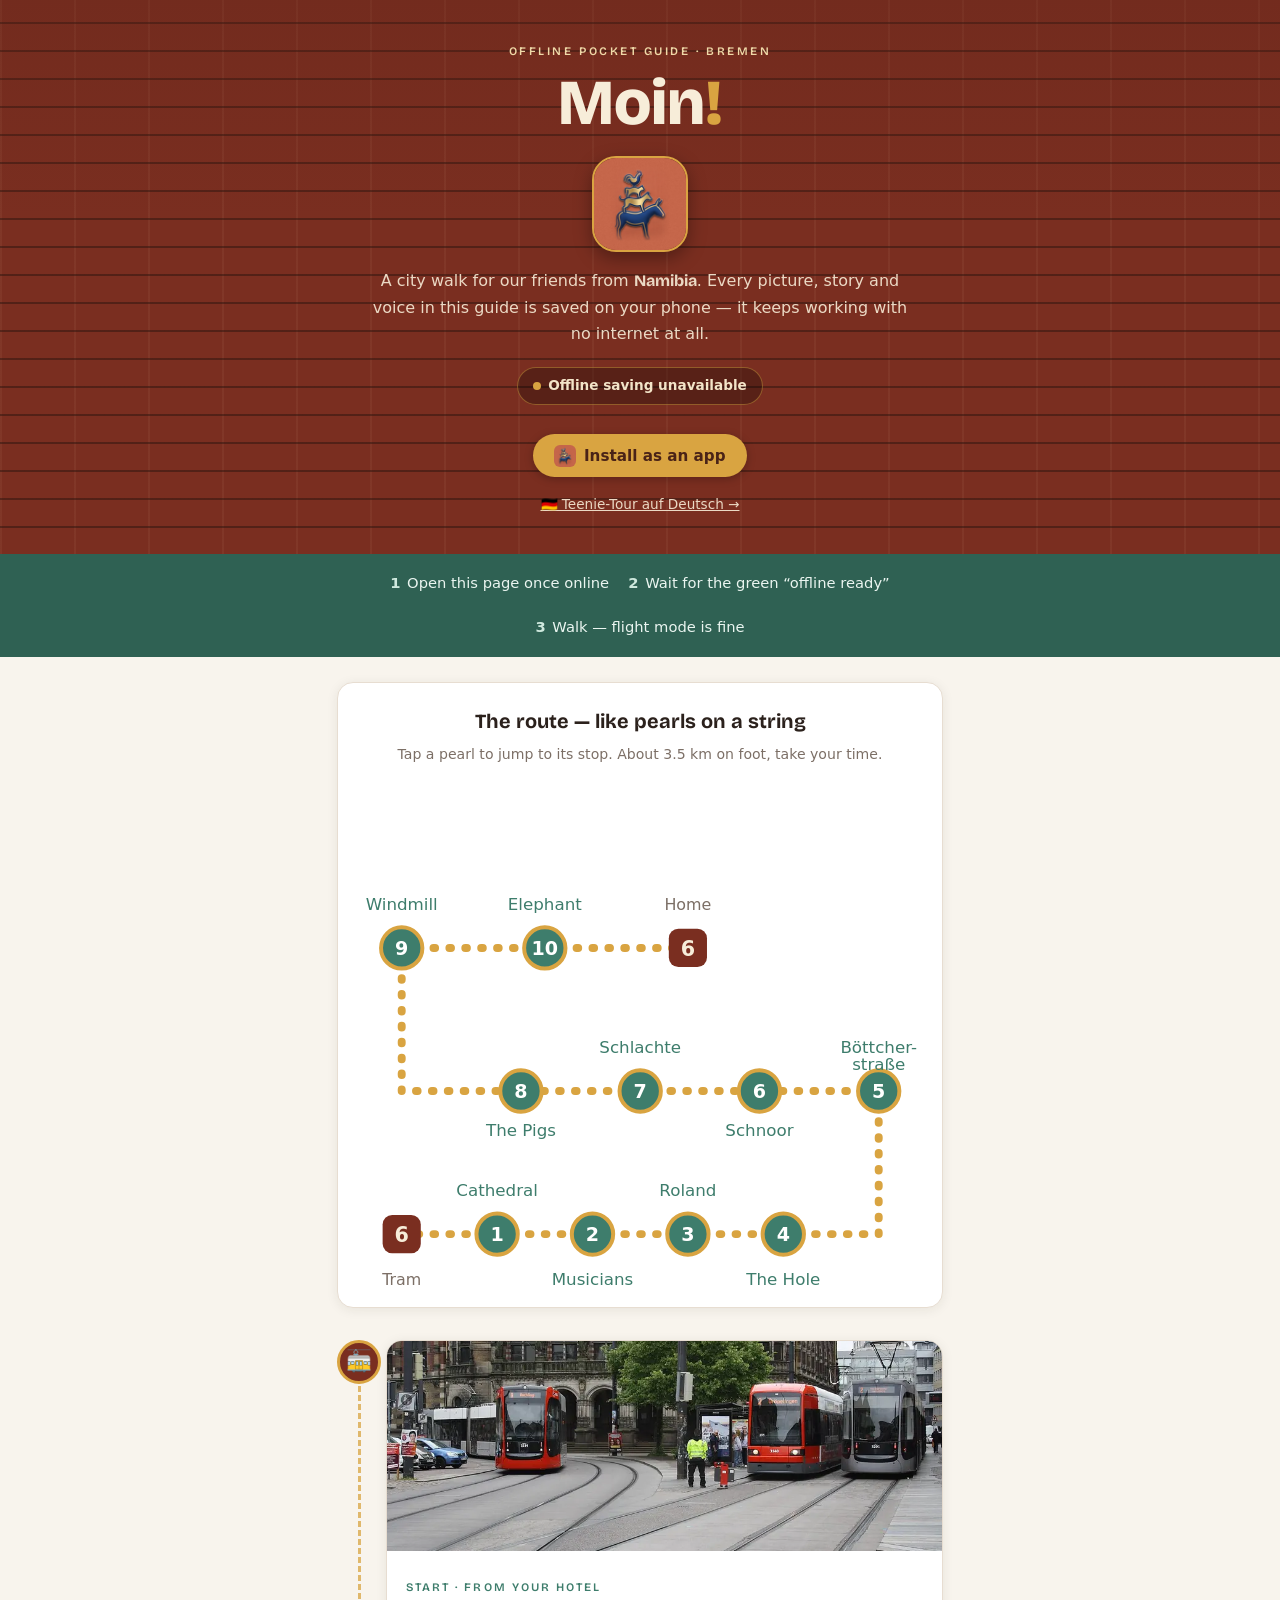
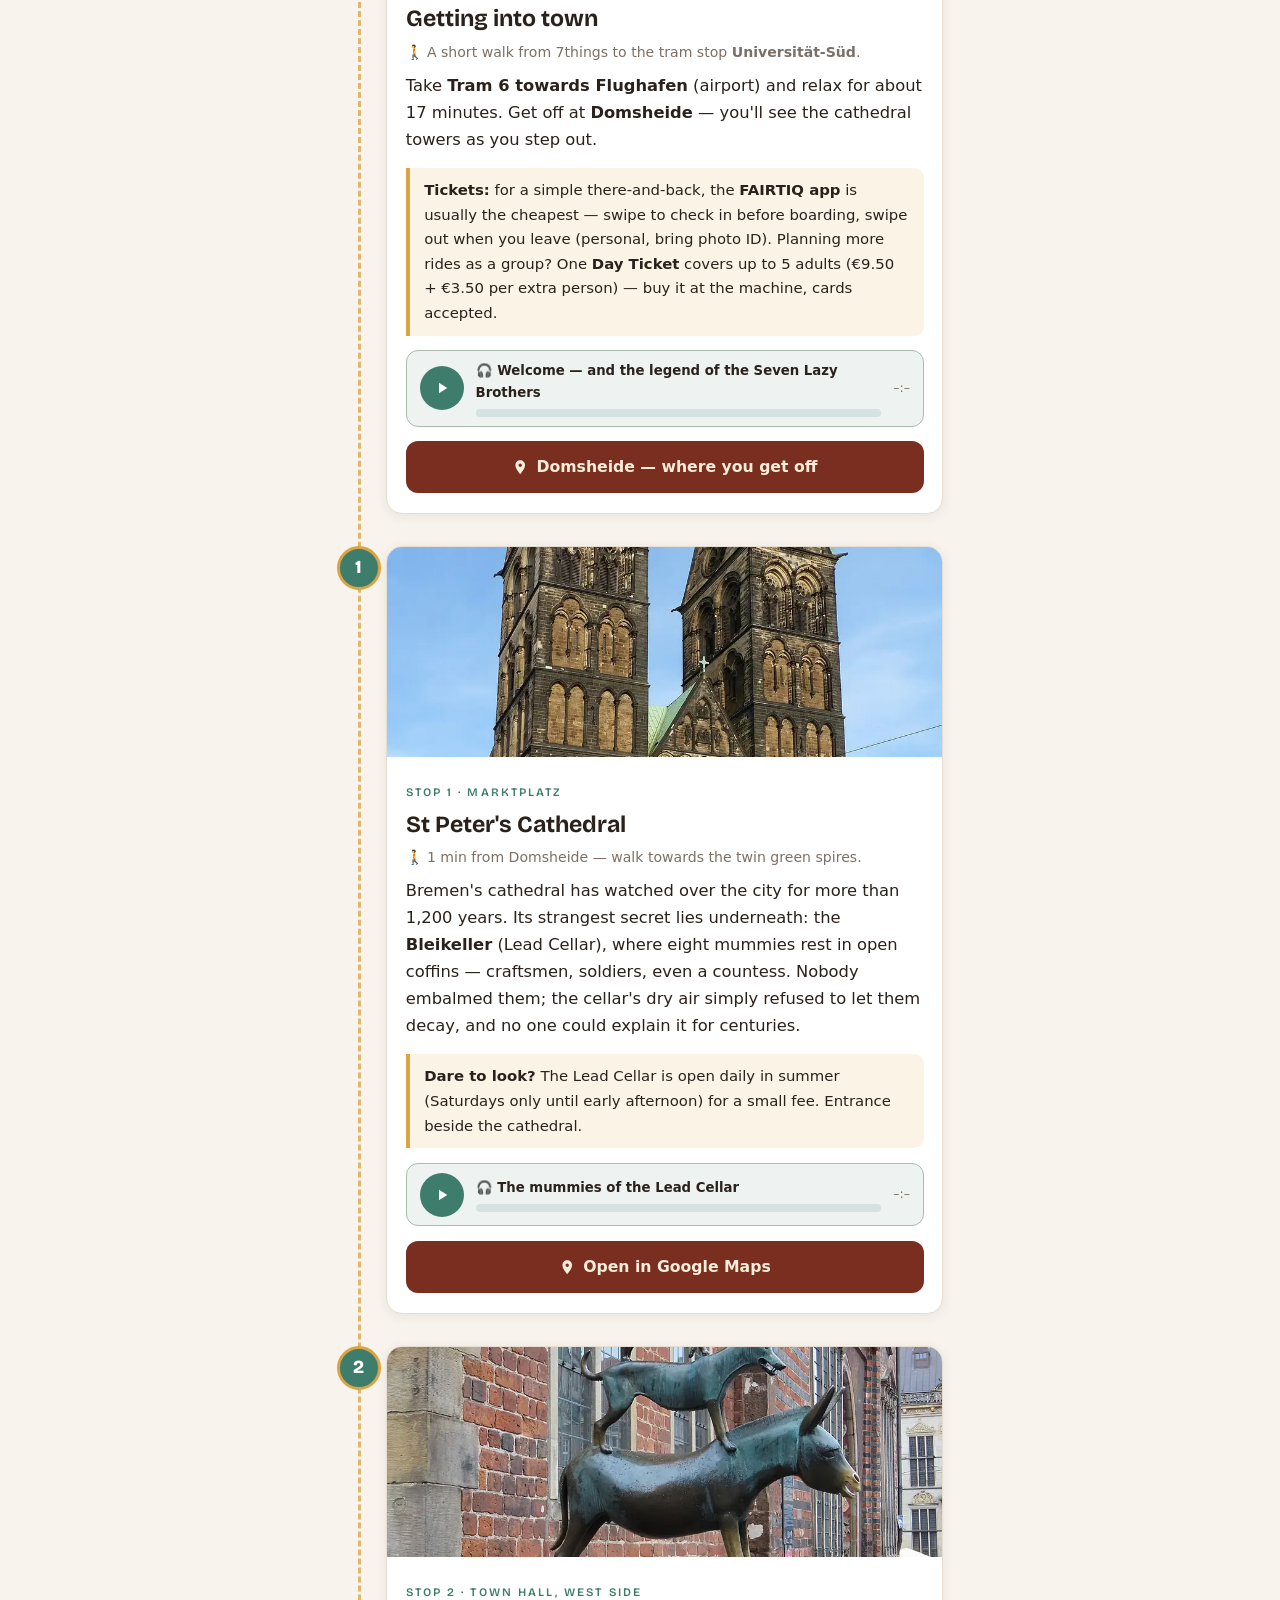
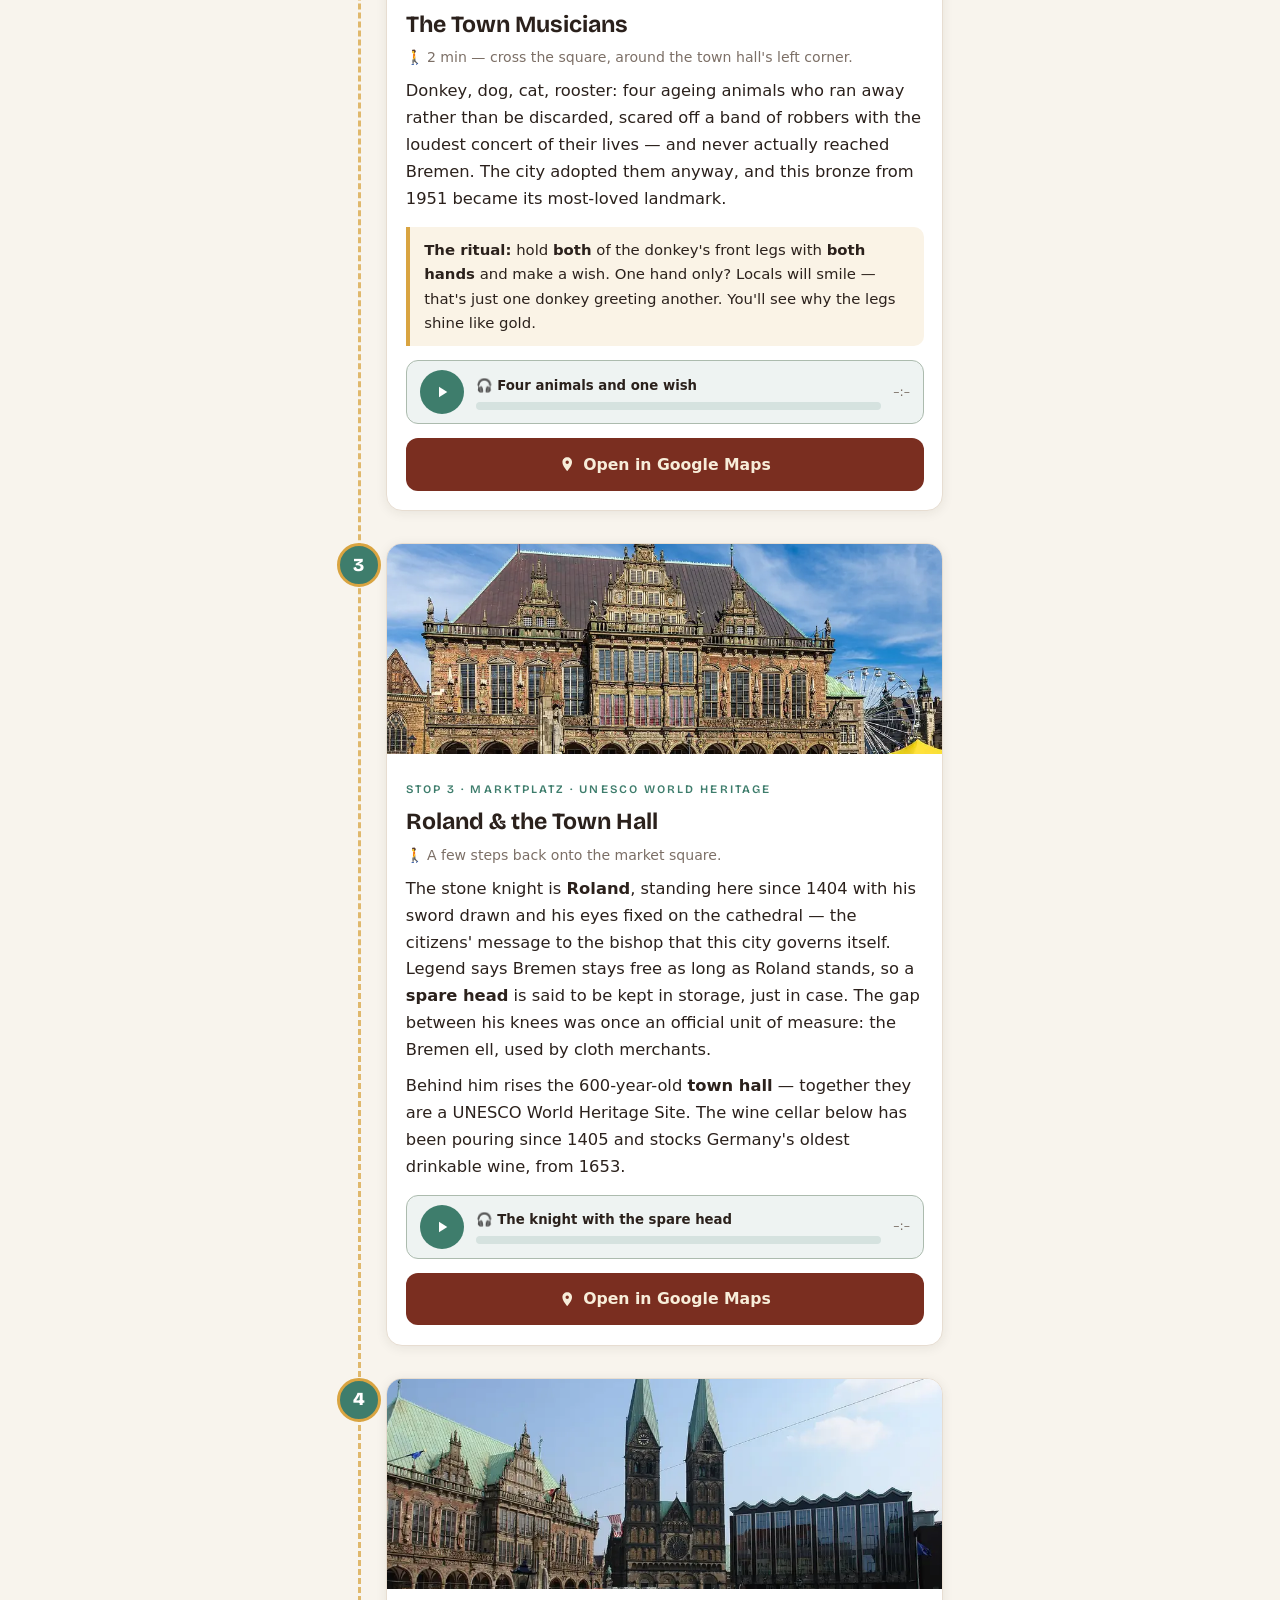
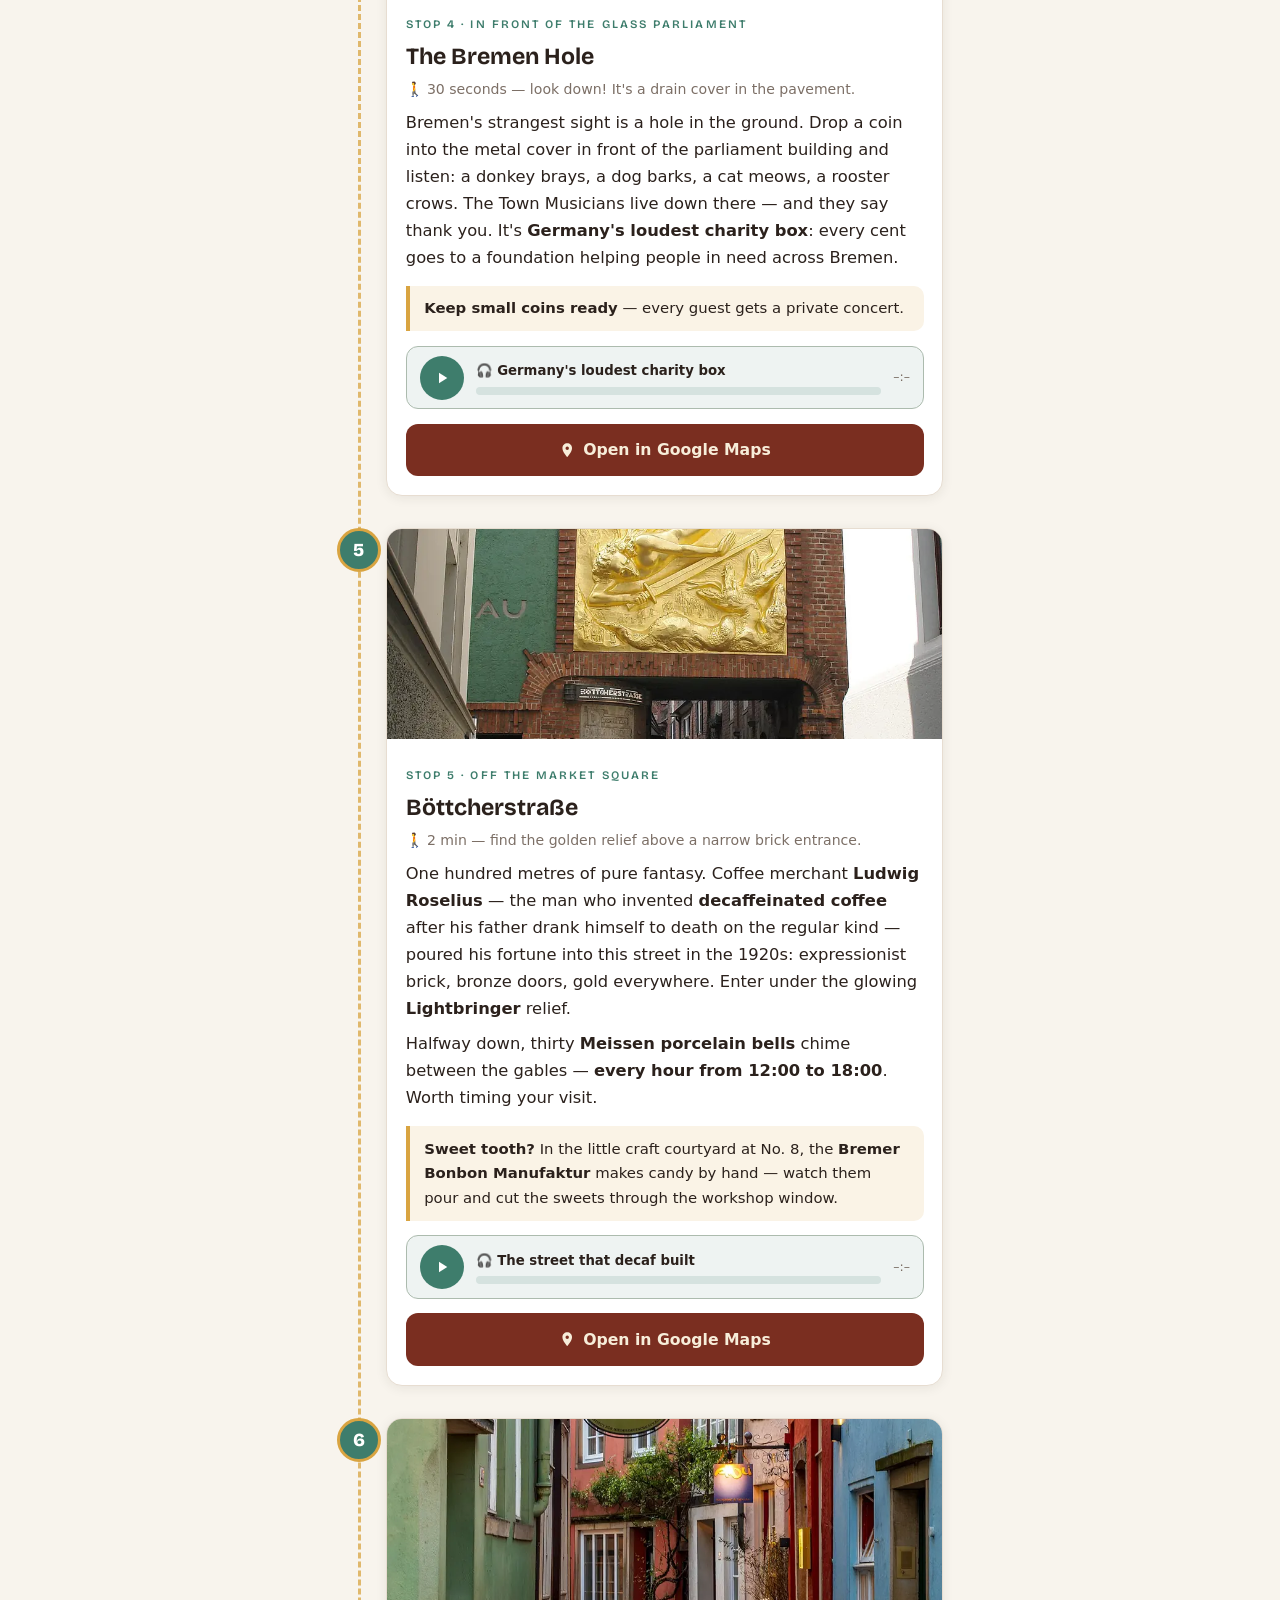
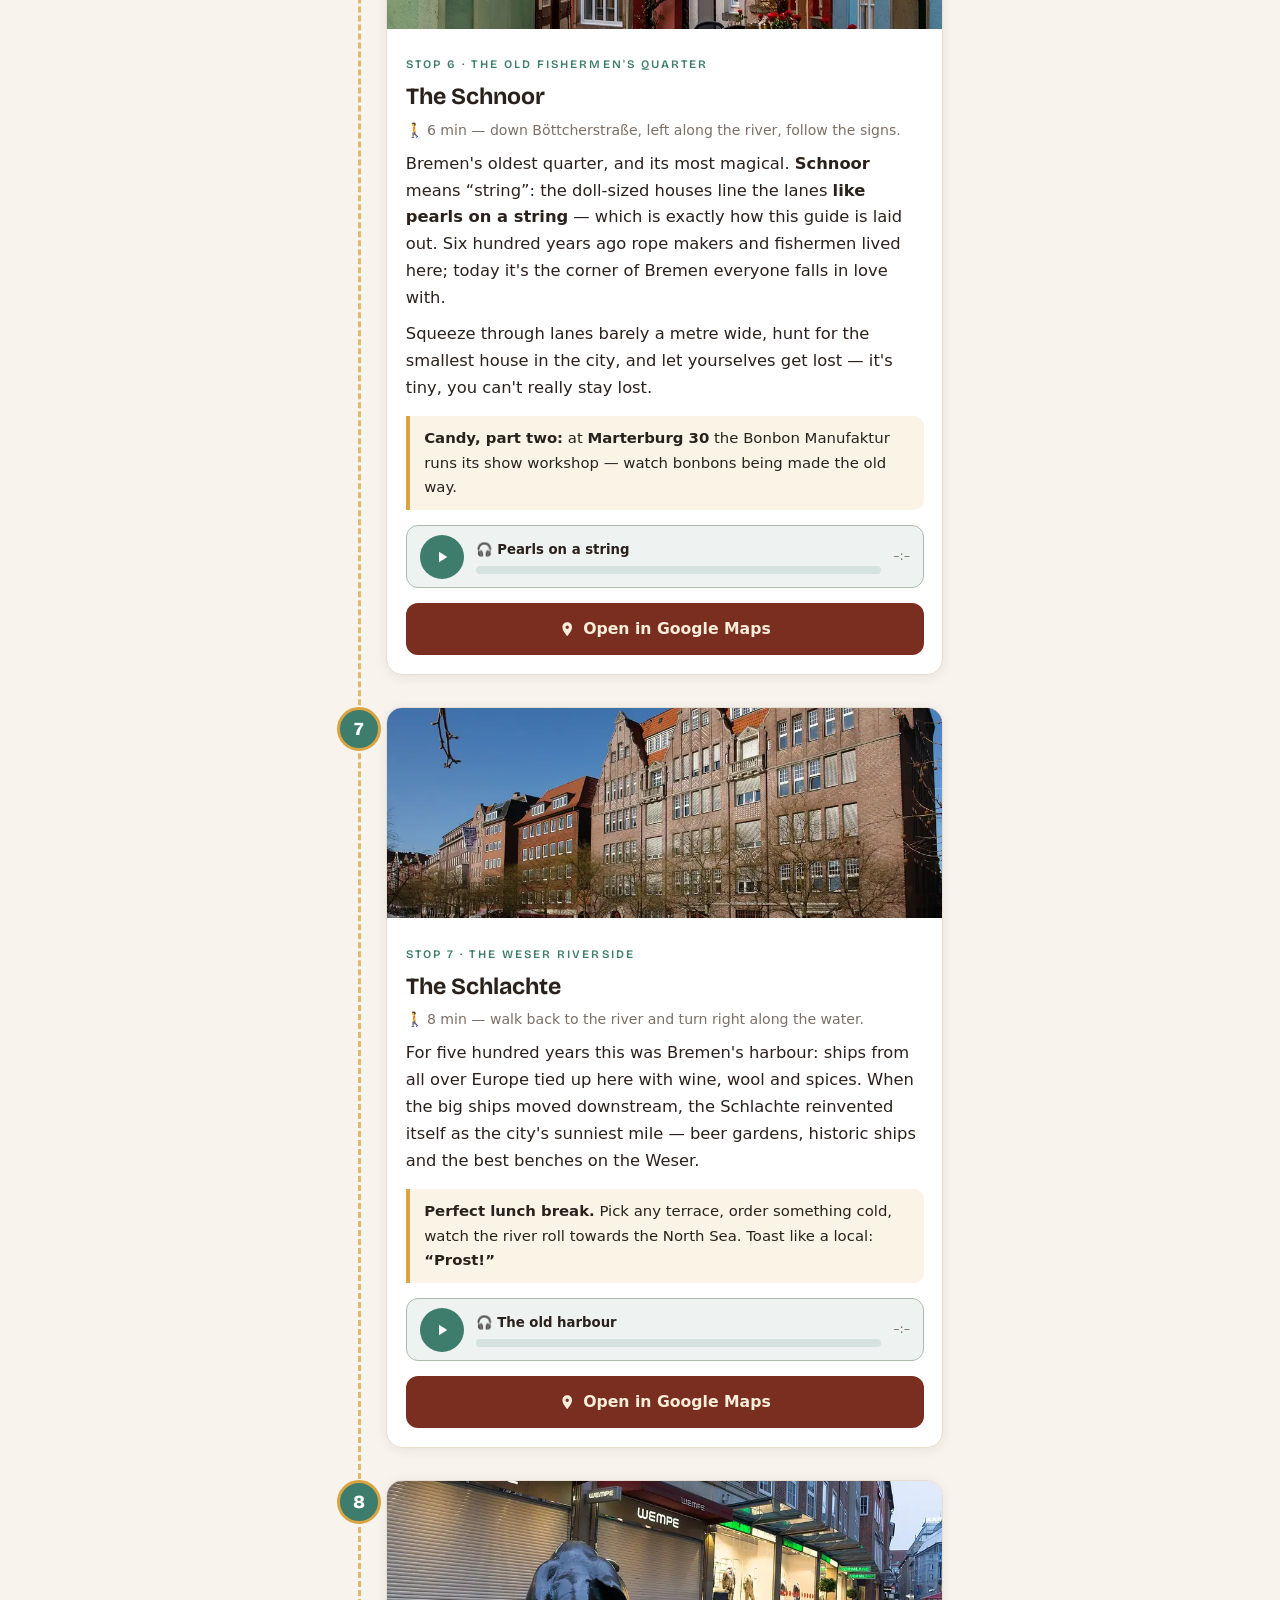
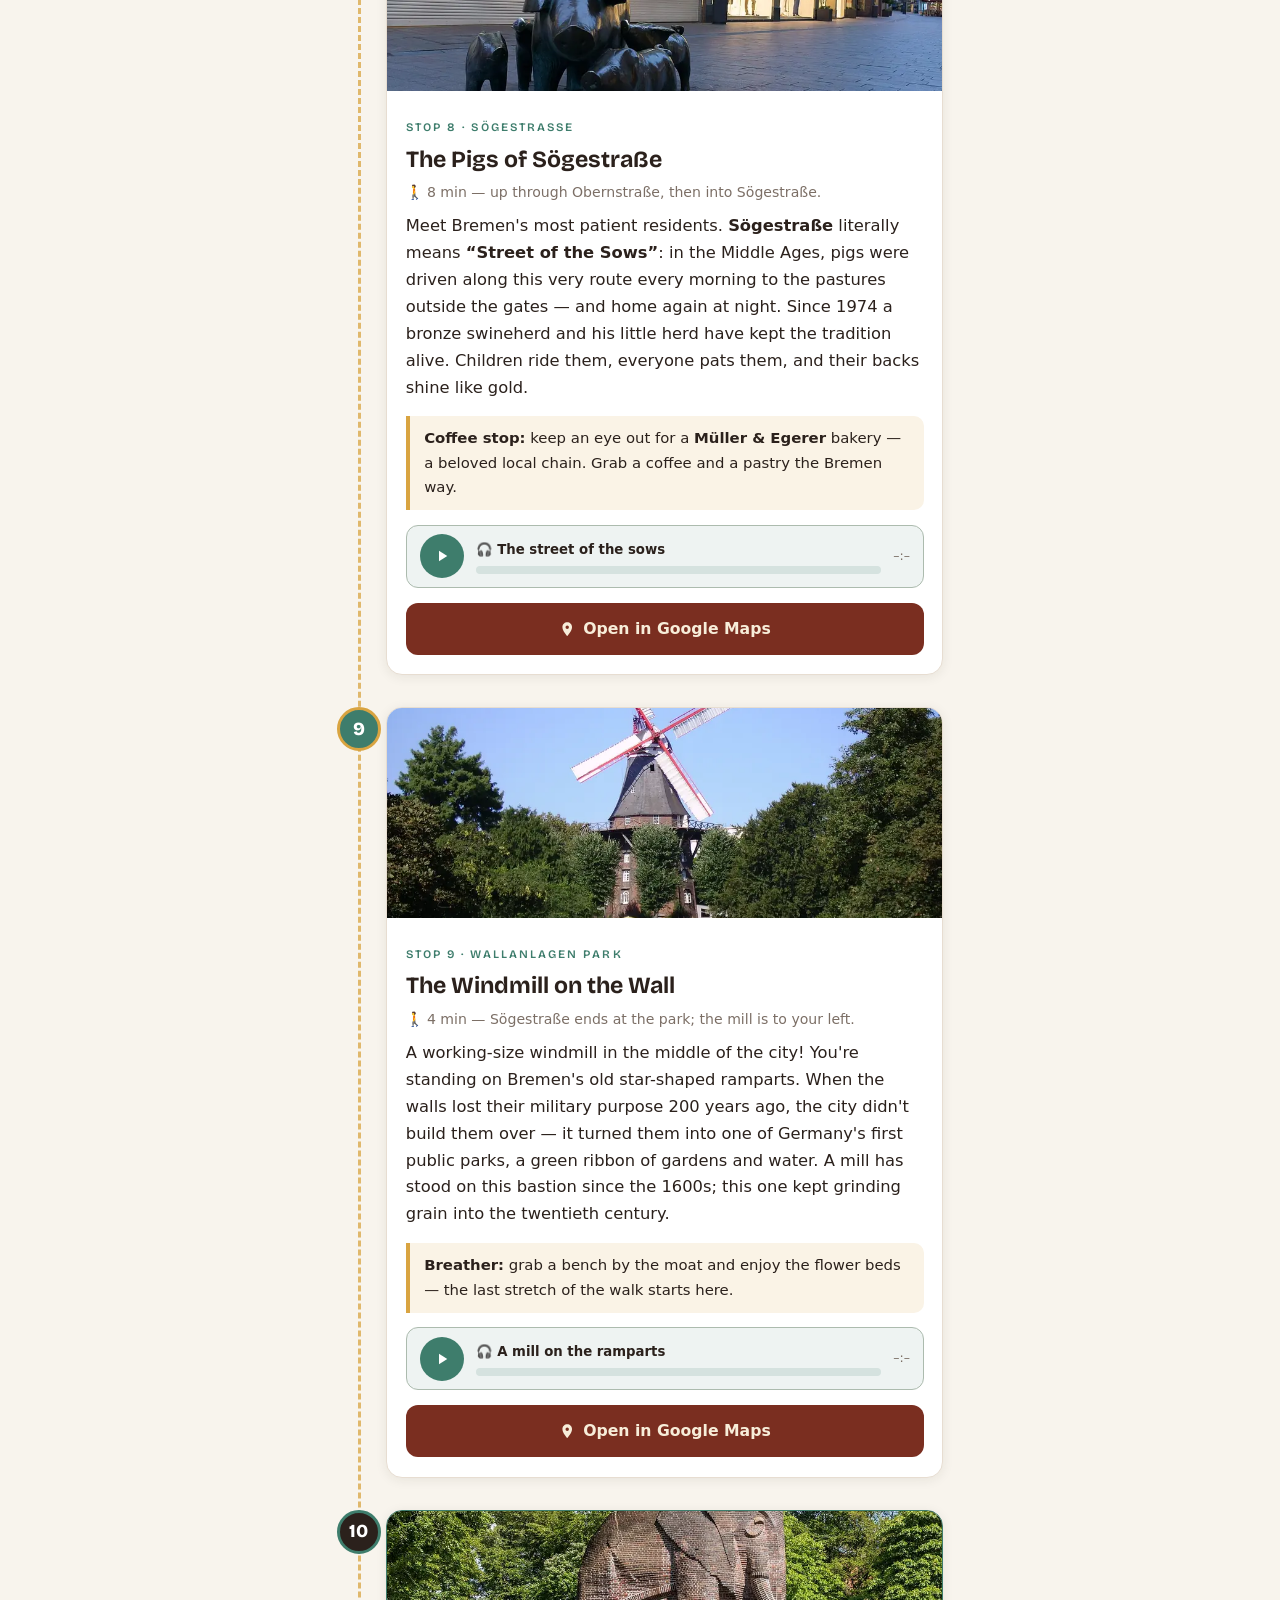
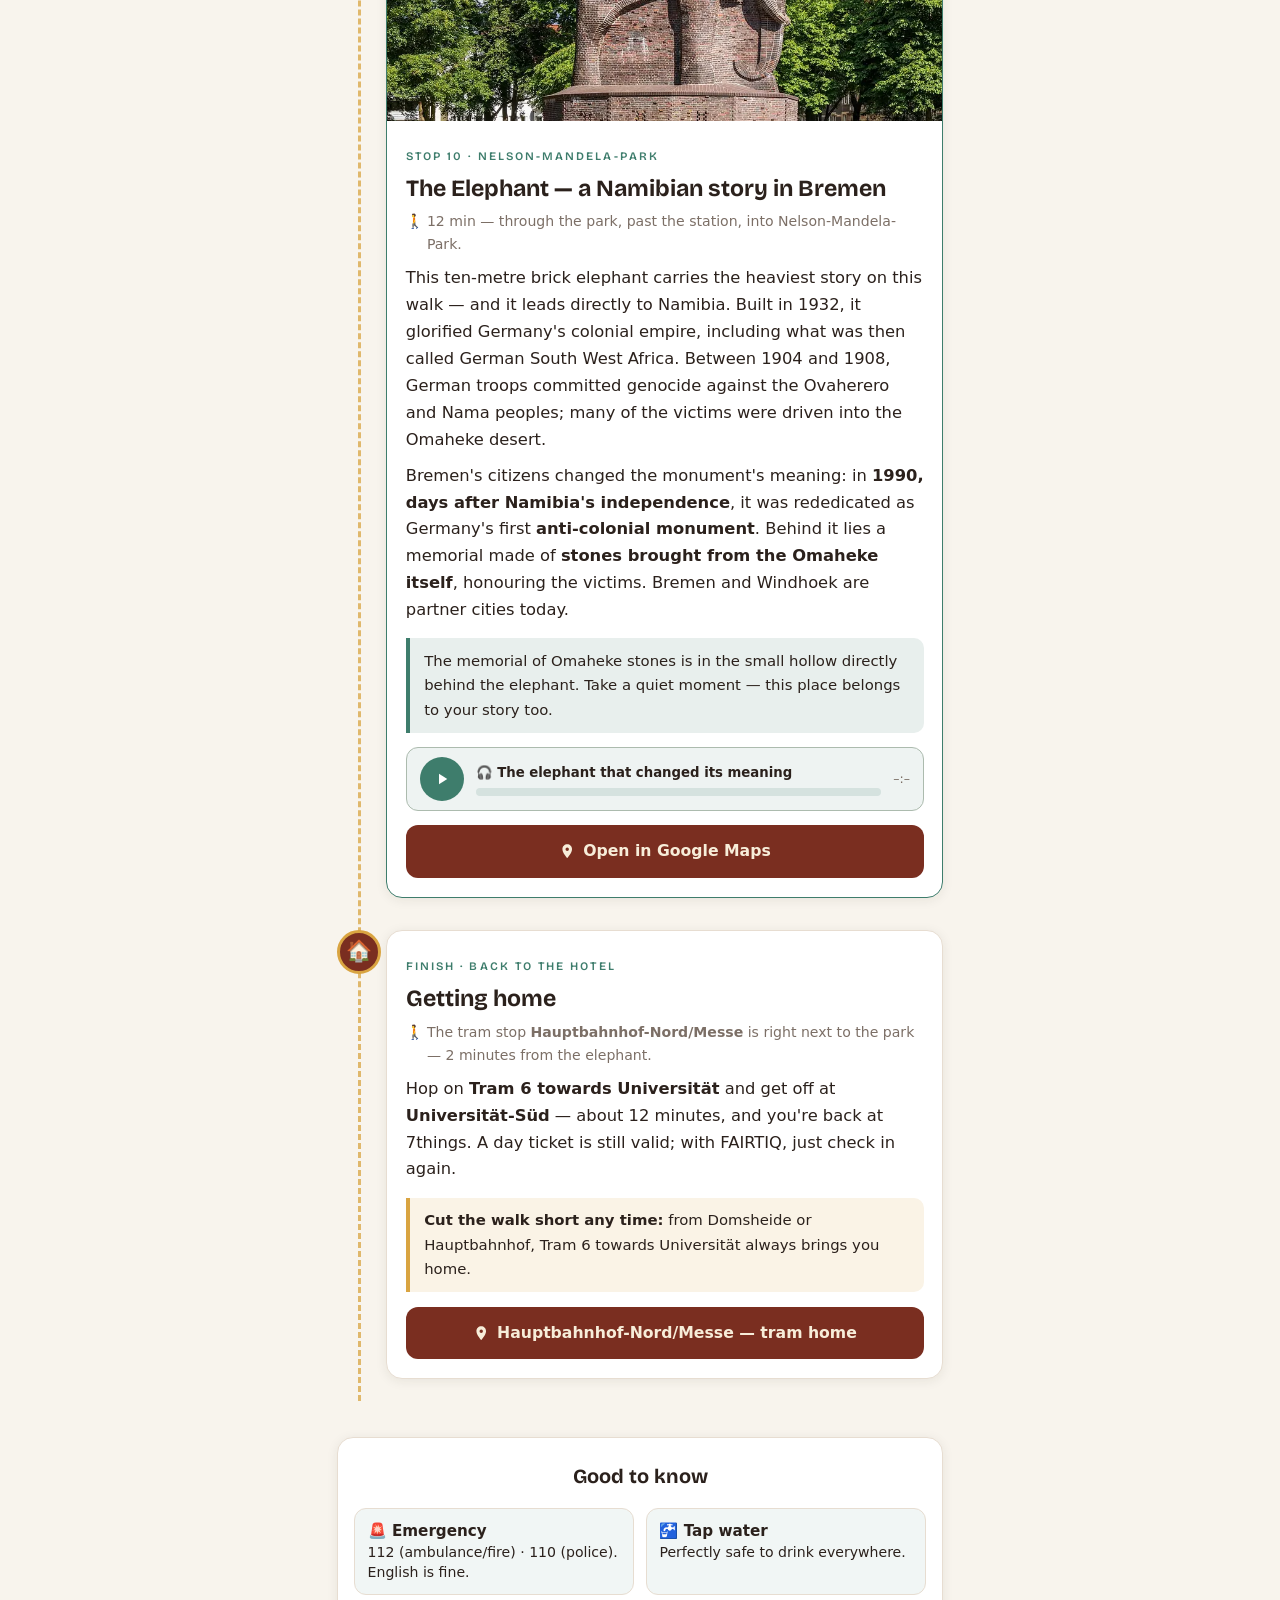
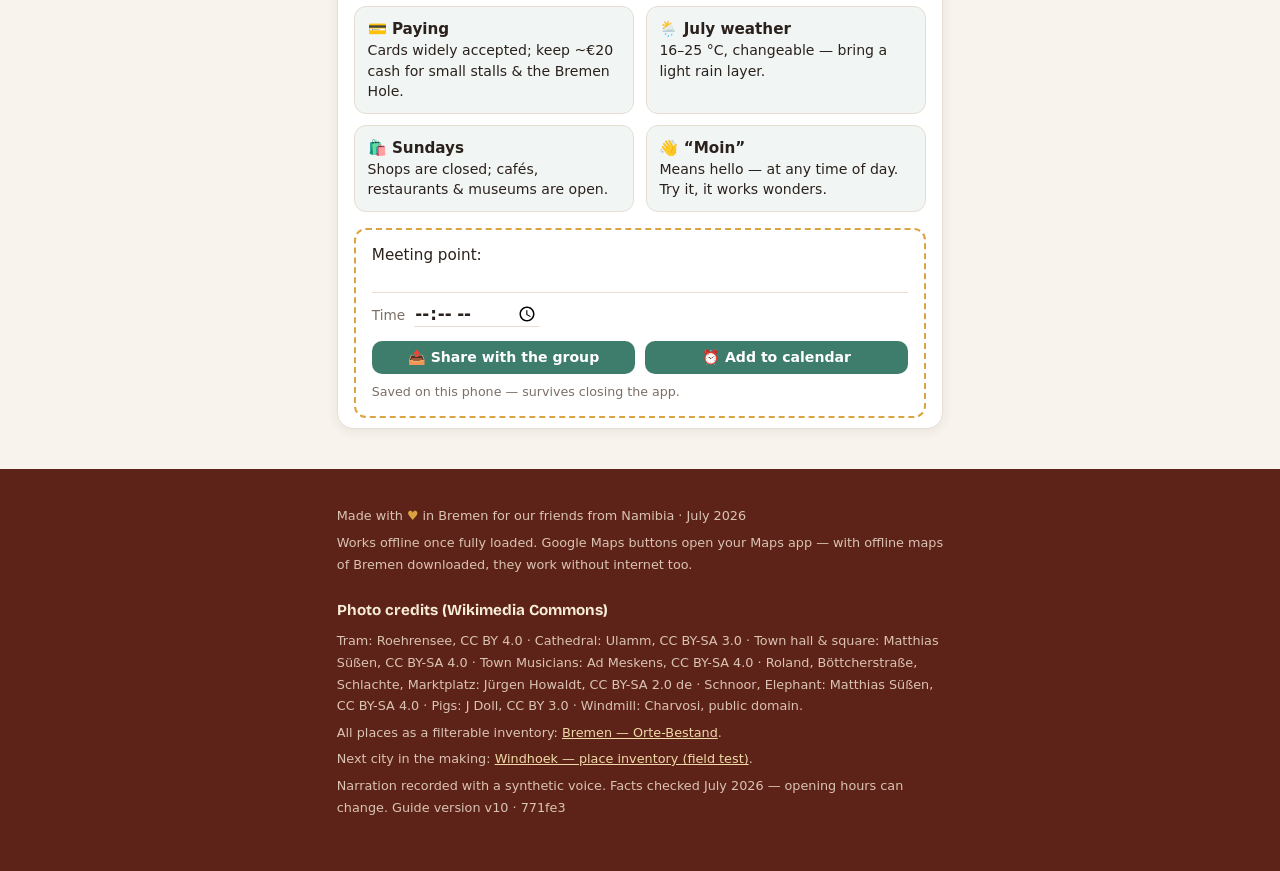
<file: index.html>
<!DOCTYPE html>
<!-- GENERATED from content/bremen/ + templates/ — edit those, then run: node build.mjs -->
<html lang="en">
<head>
<meta charset="UTF-8">
<meta name="viewport" content="width=device-width, initial-scale=1.0">
<title>Bremen City Walk — Offline Guide</title>
<meta name="description" content="A pocket walking guide through Bremen's old town for our friends from Namibia — works completely offline.">
<meta name="theme-color" content="#7A2E20">
<link rel="manifest" href="manifest.json">
<link rel="icon" href="icons/icon-192.png">
<link rel="apple-touch-icon" href="icons/apple-touch-icon.png">
<style>

/* ————— Bremen material palette: Backstein, Patina, Lichtbringer-Gold ————— */
@font-face{
  font-family:'Bricolage';
  src:url('assets/fonts/bricolage.woff2') format('woff2');
  font-weight:400 800;
  font-display:swap;
}
:root{
  --brick:#7A2E20; --brick-deep:#5E2318;
  --patina:#3E7D6C; --patina-deep:#2F6153;
  --gold:#D9A441; --gold-soft:#EFD9A8;
  --paper:#F8F4ED; --card:#FFFFFF;
  --ink:#2B211C; --muted:#7C6F66; --line:#E7DDD1;
  --shadow:0 2px 12px rgba(43,33,28,.08);
}
@media (prefers-color-scheme: dark){
  :root{
    --paper:#201813; --card:#2B211B;
    --ink:#F1E9DF; --muted:#B5A697; --line:#41342A;
    --gold:#E0AF54; --gold-soft:#8A6A33;
    --shadow:0 2px 14px rgba(0,0,0,.35);
  }
}
*{box-sizing:border-box}
html{scroll-behavior:smooth}
@media (prefers-reduced-motion: reduce){ html{scroll-behavior:auto} }
body{
  margin:0; background:var(--paper); color:var(--ink);
  font-family:system-ui,-apple-system,"Segoe UI",Roboto,sans-serif;
  line-height:1.65; font-size:1.02rem;
  -webkit-text-size-adjust:100%;
}
a{color:var(--patina)}
h1,h2,h3,.eyebrow,.bead,.hero-sub b{font-family:'Bricolage',system-ui,sans-serif}

/* ————— Hero: a brick wall ————— */
.hero{
  background:
    linear-gradient(rgba(94,35,24,.25),rgba(94,35,24,0) 40%),
    repeating-linear-gradient(0deg, transparent 0 26px, rgba(43,20,14,.5) 26px 28px),
    repeating-linear-gradient(90deg, rgba(255,220,180,.05) 0 2px, transparent 2px 74px),
    var(--brick);
  color:#F7EDD9;
  padding:2.6rem 1.3rem 2.2rem;
  text-align:center;
}
.hero .eyebrow{
  letter-spacing:.22em; font-size:.72rem; font-weight:600;
  text-transform:uppercase; color:var(--gold-soft); margin:0 0 .6rem;
}
@media (prefers-color-scheme: dark){ .hero .eyebrow{color:#EFD9A8} }
.hero h1{
  font-size:clamp(2.6rem,11vw,4rem); font-weight:800; margin:0;
  line-height:1.02; color:#F7EDD9;
}
.hero h1 .gold{color:var(--gold)}
.hero-sub{max-width:34rem;margin:1rem auto 0;font-size:1rem;color:#EBD9C4}
.hero-logo{
  display:block;margin:1.3rem auto .4rem;
  width:96px;height:96px;border-radius:24px;
  border:2.5px solid var(--gold);
  box-shadow:0 6px 18px rgba(0,0,0,.35);
}
.lang{
  display:inline-block;margin-top:1rem;color:#EBD9C4;font-size:.85rem;
}
.status{
  display:inline-flex;align-items:center;gap:.5em;
  margin-top:1.2rem;padding:.5em 1.1em;border-radius:999px;
  background:rgba(0,0,0,.28);color:#F3E4C8;font-size:.85rem;font-weight:600;
  border:1px solid rgba(217,164,65,.45);
}
.status.ready{background:var(--patina-deep);border-color:var(--patina);color:#EAF5F0}
.status .dot{width:.6em;height:.6em;border-radius:50%;background:var(--gold);flex:none}
.status.ready .dot{background:#8FD8BF}
@keyframes pulse{50%{opacity:.35}}
.status:not(.ready) .dot{animation:pulse 1.2s ease-in-out infinite}
@media (prefers-reduced-motion: reduce){ .status .dot{animation:none} }

/* ————— Install as app ————— */
.install{
  display:inline-flex;align-items:center;gap:.5em;margin:1rem auto 0;
  background:var(--gold);color:#4A2317;border:none;cursor:pointer;
  padding:.7em 1.4em;border-radius:999px;font-weight:700;font-size:.95rem;
  font-family:inherit;box-shadow:0 2px 8px rgba(0,0,0,.25);
}
.install:active{transform:scale(.97)}
.install img{width:22px;height:22px;border-radius:6px}
.ios-tip{
  max-width:22rem;margin:.9rem auto 0;padding:.8rem 1rem;border-radius:12px;
  background:rgba(0,0,0,.3);border:1px solid rgba(217,164,65,.45);
  color:#F3E4C8;font-size:.88rem;text-align:left;line-height:1.55;
}
.ios-tip .share{
  display:inline-block;border:1.5px solid currentColor;border-radius:4px;
  width:1.1em;height:1.1em;text-align:center;line-height:1.05;font-size:.9em;
  vertical-align:-.15em;
}

/* ————— Shared column ————— */
.wrap{max-width:640px;margin:0 auto;padding:0 1.05rem}

/* ————— How it works strip ————— */
.howto{
  background:var(--patina-deep);color:#EAF5F0;
  padding:1.1rem 1.3rem;font-size:.92rem;
}
.howto .wrap{display:flex;gap:1.2rem;flex-wrap:wrap;justify-content:center;padding:0}
.howto span{display:flex;align-items:center;gap:.45em}
.howto b{color:#CFE9DE}

/* ————— Route map ————— */
.map-card{
  background:var(--card);border:1px solid var(--line);border-radius:16px;
  box-shadow:var(--shadow);margin:1.6rem auto;padding:1.2rem 1rem .6rem;
}
.map-card h2{margin:.2rem 0 0;text-align:center;font-size:1.25rem}
.map-card p{color:var(--muted);text-align:center;font-size:.88rem;margin:.3rem 0 .4rem}
.map-card svg{width:100%;height:auto;display:block}
.map-card svg text{font-family:system-ui,sans-serif}
.map-card svg a:focus circle{stroke-width:5}

/* ————— The string of pearls ————— */
.route{list-style:none;margin:2rem 0 0;padding:0;position:relative}
.route::before{
  content:"";position:absolute;top:10px;bottom:10px;left:21px;
  border-left:3px dashed var(--gold);opacity:.75;
}
.stop{position:relative;padding:0 0 2rem 3.1rem}
.bead{
  position:absolute;left:0;top:0;
  width:44px;height:44px;border-radius:50%;
  background:var(--patina);color:#fff;
  border:3px solid var(--gold);
  display:flex;align-items:center;justify-content:center;
  font-weight:800;font-size:1.15rem;z-index:1;
}
.stop.transit .bead{background:var(--brick);font-size:1.3rem}
.card{
  background:var(--card);border:1px solid var(--line);border-radius:16px;
  box-shadow:var(--shadow);overflow:hidden;
}
.card>img{width:100%;height:210px;object-fit:cover;display:block;background:var(--line)}
.card .pad{padding:1.1rem 1.15rem 1.2rem}
.eyebrow{
  margin:0 0 .25rem;font-size:.72rem;font-weight:600;letter-spacing:.18em;
  text-transform:uppercase;color:var(--patina);
}
.card h2{margin:0 0 .5rem;font-size:1.45rem;font-weight:700;line-height:1.15}
.walk{
  font-size:.88rem;color:var(--muted);margin:.1rem 0 .8rem;
  padding-left:1.5em;position:relative;
}
.walk::before{content:"🚶";position:absolute;left:0}
.card p{margin:.55rem 0}
.tip{
  background:color-mix(in srgb, var(--gold) 13%, var(--card));
  border-left:4px solid var(--gold);
  padding:.65rem .9rem;margin:.9rem 0;border-radius:0 10px 10px 0;
  font-size:.93rem;
}
.tip b{font-weight:700}
.funfact{
  background:color-mix(in srgb, var(--patina) 10%, var(--card));
  border-left:4px solid var(--patina);
  padding:.65rem .9rem;margin:.9rem 0;border-radius:0 10px 10px 0;
  font-size:.93rem;
}
.funfact b{font-weight:700}

/* memorial card — quieter, no gold play */
.stop.memorial .bead{background:var(--ink);border-color:var(--patina)}
.stop.memorial .card{border-color:var(--patina)}
.stop.memorial .tip{background:color-mix(in srgb, var(--patina) 12%, var(--card));border-left-color:var(--patina)}

/* ————— Audio player ————— */
.player{
  display:flex;align-items:center;gap:.75rem;
  background:color-mix(in srgb, var(--patina) 9%, var(--card));
  border:1px solid color-mix(in srgb, var(--patina) 35%, var(--line));
  border-radius:12px;padding:.55rem .8rem;margin:.9rem 0;
}
.player button{
  flex:none;width:44px;height:44px;border-radius:50%;border:none;
  background:var(--patina);color:#fff;cursor:pointer;
  display:flex;align-items:center;justify-content:center;
}
.player button:active{transform:scale(.95)}
.player button svg{width:18px;height:18px;fill:currentColor}
.player .meta{flex:1;min-width:0}
.player .label{font-size:.83rem;font-weight:600;margin:0 0 .3rem;color:var(--ink)}
.player .bar{
  height:8px;border-radius:4px;background:color-mix(in srgb, var(--patina) 22%, var(--card));
  position:relative;cursor:pointer;touch-action:none;
}
.player .fill{position:absolute;inset:0 auto 0 0;width:0%;border-radius:4px;background:var(--patina)}
.player .time{font-size:.78rem;color:var(--muted);font-variant-numeric:tabular-nums;flex:none}

/* ————— Buttons ————— */
.maps{
  display:flex;align-items:center;justify-content:center;gap:.5em;
  background:var(--brick);color:#F7EDD9;text-decoration:none;
  padding:.85em 1em;border-radius:12px;font-weight:700;font-size:.98rem;
  margin-top:.9rem;
}
.maps:active{opacity:.85}
.maps svg{width:1.05em;height:1.05em;fill:currentColor;flex:none}

/* ————— Good to know ————— */
.info-grid{display:grid;grid-template-columns:1fr 1fr;gap:.7rem;margin:.9rem 0}
.info-grid div{
  background:color-mix(in srgb, var(--patina) 7%, var(--card));
  border:1px solid var(--line);border-radius:12px;padding:.7rem .8rem;
  font-size:.88rem;line-height:1.45;
}
.info-grid b{display:block;font-size:.95rem}
.meet{
  border:2px dashed var(--gold);border-radius:12px;
  padding:.8rem 1rem;margin-top:1rem;font-size:.95rem;
}
.meet input{
  display:block;width:100%;min-height:1.5em;font-weight:700;font-size:1.05rem;
  outline:none;border:none;border-bottom:1px solid var(--line);
  background:transparent;color:inherit;font-family:inherit;padding:0;border-radius:0;
}
.meet input:focus{border-bottom-color:var(--gold)}
.meet .meet-row{display:flex;align-items:baseline;gap:.6em;margin-top:.55rem}
.meet .meet-row label{font-size:.85rem;color:var(--muted)}
.meet .meet-row input{display:inline-block;width:auto;min-width:6.5em;flex:0 1 auto}
.meet-actions{display:flex;gap:.6rem;margin-top:.85rem}
.meet-actions button{
  flex:1;background:var(--patina);color:#fff;border:none;border-radius:10px;
  padding:.6em .5em;font-weight:700;font-size:.88rem;font-family:inherit;cursor:pointer;
}
.meet-actions button:active{transform:scale(.97)}
.meet small{color:var(--muted);display:block;margin-top:.55rem}

/* ————— Footer ————— */
footer{
  margin:2.5rem 0 0;padding:2rem 1.3rem 3rem;
  background:var(--brick-deep);color:#D9C3B4;font-size:.8rem;line-height:1.7;
}
footer a{color:var(--gold-soft)}
@media (prefers-color-scheme: dark){ footer a{color:#EFD9A8} }
footer .heart{color:var(--gold);font-style:normal}
footer h3{color:#F7EDD9;font-size:.95rem;margin:1.4rem 0 .4rem}
footer p{margin:.3rem 0}

:focus-visible{outline:3px solid var(--gold);outline-offset:2px;border-radius:4px}
</style>
</head>
<body>

<header class="hero">
  <p class="eyebrow">Offline pocket guide · Bremen</p>
  <h1>Moin<span class="gold">!</span></h1>
  <img class="hero-logo" src="icons/icon-192.png" alt="" width="96" height="96">
  <p class="hero-sub">A city walk for our friends from <b>Namibia</b>. Every picture, story
  and voice in this guide is saved on your phone — it keeps working with no internet at all.</p>
  <p class="status" id="status"><span class="dot"></span><span id="status-text">Checking offline storage…</span></p>
  <br>
  <button class="install" id="install-btn" hidden>
    <img src="icons/icon-192.png" alt="">
    Install as an app
  </button>
  <div class="ios-tip" id="install-tip" hidden></div>
  <br>
  <a class="lang" href="teens.html" style="display:inline-block;margin-top:1rem;color:#EBD9C4;font-size:.85rem">🇩🇪 Teenie-Tour auf Deutsch →</a>
</header>

<div class="howto">
  <div class="wrap">
    <span><b>1</b> Open this page once online</span>
    <span><b>2</b> Wait for the green “offline ready”</span>
    <span><b>3</b> Walk — flight mode is fine</span>
  </div>
</div>

<main class="wrap">

  <!-- ————— Route at a glance ————— -->
  <section class="map-card" aria-label="Route overview">
    <h2>The route — like pearls on a string</h2>
    <p>Tap a pearl to jump to its stop. About 3.5 km on foot, take your time.</p>
    <svg viewBox="0 0 360 330" role="img" aria-label="Schematic map of the walking route with 10 stops">
      <path d="M30,290 H330 V200 H30 V110 H210" fill="none" stroke="#D9A441" stroke-width="5"
            stroke-linejoin="round" stroke-linecap="round" stroke-dasharray="1 9"/>
      <!-- tram start -->
      <g><rect x="18" y="278" width="24" height="24" rx="6" fill="#7A2E20"/>
         <text x="30" y="295" font-size="13" fill="#F7EDD9" text-anchor="middle" font-weight="bold">6</text>
         <text x="30" y="322" font-size="10" fill="#7C6F66" text-anchor="middle">Tram</text></g>
      <!-- row 1 -->
      <a href="#stop-1"><circle cx="90" cy="290" r="13" fill="#3E7D6C" stroke="#D9A441" stroke-width="2.5"/>
         <text x="90" y="294.5" font-size="12" fill="#fff" text-anchor="middle" font-weight="bold">1</text>
         <text x="90" y="266" font-size="10.5" fill="currentColor" text-anchor="middle">Cathedral</text></a>
      <a href="#stop-2"><circle cx="150" cy="290" r="13" fill="#3E7D6C" stroke="#D9A441" stroke-width="2.5"/>
         <text x="150" y="294.5" font-size="12" fill="#fff" text-anchor="middle" font-weight="bold">2</text>
         <text x="150" y="322" font-size="10.5" fill="currentColor" text-anchor="middle">Musicians</text></a>
      <a href="#stop-3"><circle cx="210" cy="290" r="13" fill="#3E7D6C" stroke="#D9A441" stroke-width="2.5"/>
         <text x="210" y="294.5" font-size="12" fill="#fff" text-anchor="middle" font-weight="bold">3</text>
         <text x="210" y="266" font-size="10.5" fill="currentColor" text-anchor="middle">Roland</text></a>
      <a href="#stop-4"><circle cx="270" cy="290" r="13" fill="#3E7D6C" stroke="#D9A441" stroke-width="2.5"/>
         <text x="270" y="294.5" font-size="12" fill="#fff" text-anchor="middle" font-weight="bold">4</text>
         <text x="270" y="322" font-size="10.5" fill="currentColor" text-anchor="middle">The Hole</text></a>
      <!-- row 2 (right to left) -->
      <a href="#stop-5"><circle cx="330" cy="200" r="13" fill="#3E7D6C" stroke="#D9A441" stroke-width="2.5"/>
         <text x="330" y="204.5" font-size="12" fill="#fff" text-anchor="middle" font-weight="bold">5</text>
         <text x="330" y="176" font-size="10.5" fill="currentColor" text-anchor="middle">Böttcher-</text>
         <text x="330" y="187" font-size="10.5" fill="currentColor" text-anchor="middle">straße</text></a>
      <a href="#stop-6"><circle cx="255" cy="200" r="13" fill="#3E7D6C" stroke="#D9A441" stroke-width="2.5"/>
         <text x="255" y="204.5" font-size="12" fill="#fff" text-anchor="middle" font-weight="bold">6</text>
         <text x="255" y="228" font-size="10.5" fill="currentColor" text-anchor="middle">Schnoor</text></a>
      <a href="#stop-7"><circle cx="180" cy="200" r="13" fill="#3E7D6C" stroke="#D9A441" stroke-width="2.5"/>
         <text x="180" y="204.5" font-size="12" fill="#fff" text-anchor="middle" font-weight="bold">7</text>
         <text x="180" y="176" font-size="10.5" fill="currentColor" text-anchor="middle">Schlachte</text></a>
      <a href="#stop-8"><circle cx="105" cy="200" r="13" fill="#3E7D6C" stroke="#D9A441" stroke-width="2.5"/>
         <text x="105" y="204.5" font-size="12" fill="#fff" text-anchor="middle" font-weight="bold">8</text>
         <text x="105" y="228" font-size="10.5" fill="currentColor" text-anchor="middle">The Pigs</text></a>
      <!-- row 3 -->
      <a href="#stop-9"><circle cx="30" cy="110" r="13" fill="#3E7D6C" stroke="#D9A441" stroke-width="2.5"/>
         <text x="30" y="114.5" font-size="12" fill="#fff" text-anchor="middle" font-weight="bold">9</text>
         <text x="30" y="86" font-size="10.5" fill="currentColor" text-anchor="middle">Windmill</text></a>
      <a href="#stop-10"><circle cx="120" cy="110" r="13" fill="#3E7D6C" stroke="#D9A441" stroke-width="2.5"/>
         <text x="120" y="114.5" font-size="12" fill="#fff" text-anchor="middle" font-weight="bold">10</text>
         <text x="120" y="86" font-size="10.5" fill="currentColor" text-anchor="middle">Elephant</text></a>
      <!-- tram home -->
      <g><rect x="198" y="98" width="24" height="24" rx="6" fill="#7A2E20"/>
         <text x="210" y="115" font-size="13" fill="#F7EDD9" text-anchor="middle" font-weight="bold">6</text>
         <text x="210" y="86" font-size="10" fill="#7C6F66" text-anchor="middle">Home</text></g>
    </svg>
  </section>

  <ol class="route">

    <!-- ————— Getting there ————— -->
    <li class="stop transit" id="start">
      <div class="bead" aria-hidden="true">🚋</div>
      <article class="card">
        <img src="assets/img/tram.webp" alt="Red and grey BSAG trams at Domsheide in Bremen">
        <div class="pad">
          <p class="eyebrow">Start · From your hotel</p>
          <h2>Getting into town</h2>
          <p class="walk">A short walk from 7things to the tram stop <b>Universität-Süd</b>.</p>
          <p>Take <b>Tram 6 towards Flughafen</b> (airport) and relax for about 17 minutes.
          Get off at <b>Domsheide</b> — you'll see the cathedral towers as you step out.</p>
          <div class="tip"><b>Tickets:</b> for a simple there-and-back, the <b>FAIRTIQ app</b>
          is usually the cheapest — swipe to check in before boarding, swipe out when you leave
          (personal, bring photo ID). Planning more rides as a group? One <b>Day Ticket</b>
          covers up to 5 adults (€9.50 + €3.50 per extra person) — buy it at the machine,
          cards accepted.</div>
          <div class="player" data-src="assets/audio/welcome.mp3">
            <button aria-label="Play: Welcome to Bremen"><svg viewBox="0 0 24 24"><path d="M8 5v14l11-7z"/></svg></button>
            <div class="meta"><p class="label">🎧 Welcome — and the legend of the Seven Lazy Brothers</p>
            <div class="bar"><div class="fill"></div></div></div>
            <span class="time">–:–</span>
          </div>
          <a class="maps" href="https://www.google.com/maps/search/?api=1&query=53.0752%2C8.8086" target="_blank" rel="noopener">
            <svg viewBox="0 0 24 24"><path d="M12 2C8.1 2 5 5.1 5 9c0 5.2 7 13 7 13s7-7.8 7-13c0-3.9-3.1-7-7-7zm0 9.5A2.5 2.5 0 1 1 12 6.5a2.5 2.5 0 0 1 0 5z"/></svg>
            Domsheide — where you get off</a>
        </div>
      </article>
    </li>

    <!-- ————— 1 Dom ————— -->
    <li class="stop" id="stop-1">
      <div class="bead">1</div>
      <article class="card">
        <img src="assets/img/dom.webp" alt="The twin towers of St Peter's Cathedral, Bremen" loading="lazy">
        <div class="pad">
          <p class="eyebrow">Stop 1 · Marktplatz</p>
          <h2>St Peter's Cathedral</h2>
          <p class="walk">1 min from Domsheide — walk towards the twin green spires.</p>
          <p>Bremen's cathedral has watched over the city for more than 1,200 years.
          Its strangest secret lies underneath: the <b>Bleikeller</b> (Lead Cellar), where eight
          mummies rest in open coffins — craftsmen, soldiers, even a countess. Nobody embalmed
          them; the cellar's dry air simply refused to let them decay, and no one could explain
          it for centuries.</p>
          <div class="tip"><b>Dare to look?</b> The Lead Cellar is open daily in summer
          (Saturdays only until early afternoon) for a small fee. Entrance beside the cathedral.</div>
          <div class="player" data-src="assets/audio/dom.mp3">
            <button aria-label="Play: The mummies of the Lead Cellar"><svg viewBox="0 0 24 24"><path d="M8 5v14l11-7z"/></svg></button>
            <div class="meta"><p class="label">🎧 The mummies of the Lead Cellar</p>
            <div class="bar"><div class="fill"></div></div></div>
            <span class="time">–:–</span>
          </div>
          <a class="maps" href="https://www.google.com/maps/search/?api=1&query=53.07528%2C8.80889" target="_blank" rel="noopener">
            <svg viewBox="0 0 24 24"><path d="M12 2C8.1 2 5 5.1 5 9c0 5.2 7 13 7 13s7-7.8 7-13c0-3.9-3.1-7-7-7zm0 9.5A2.5 2.5 0 1 1 12 6.5a2.5 2.5 0 0 1 0 5z"/></svg>
            Open in Google Maps</a>
        </div>
      </article>
    </li>

    <!-- ————— 2 Musicians ————— -->
    <li class="stop" id="stop-2">
      <div class="bead">2</div>
      <article class="card">
        <img src="assets/img/musicians.webp" alt="Bronze statue of the Bremen Town Musicians: donkey, dog, cat and rooster" loading="lazy">
        <div class="pad">
          <p class="eyebrow">Stop 2 · Town hall, west side</p>
          <h2>The Town Musicians</h2>
          <p class="walk">2 min — cross the square, around the town hall's left corner.</p>
          <p>Donkey, dog, cat, rooster: four ageing animals who ran away rather than be
          discarded, scared off a band of robbers with the loudest concert of their lives —
          and never actually reached Bremen. The city adopted them anyway, and this bronze
          from 1951 became its most-loved landmark.</p>
          <div class="tip"><b>The ritual:</b> hold <b>both</b> of the donkey's front legs with
          <b>both hands</b> and make a wish. One hand only? Locals will smile — that's just
          one donkey greeting another. You'll see why the legs shine like gold.</div>
          <div class="player" data-src="assets/audio/musicians.mp3">
            <button aria-label="Play: Four animals and one wish"><svg viewBox="0 0 24 24"><path d="M8 5v14l11-7z"/></svg></button>
            <div class="meta"><p class="label">🎧 Four animals and one wish</p>
            <div class="bar"><div class="fill"></div></div></div>
            <span class="time">–:–</span>
          </div>
          <a class="maps" href="https://www.google.com/maps/search/?api=1&query=53.07620%2C8.80716" target="_blank" rel="noopener">
            <svg viewBox="0 0 24 24"><path d="M12 2C8.1 2 5 5.1 5 9c0 5.2 7 13 7 13s7-7.8 7-13c0-3.9-3.1-7-7-7zm0 9.5A2.5 2.5 0 1 1 12 6.5a2.5 2.5 0 0 1 0 5z"/></svg>
            Open in Google Maps</a>
        </div>
      </article>
    </li>

    <!-- ————— 3 Roland & Rathaus ————— -->
    <li class="stop" id="stop-3">
      <div class="bead">3</div>
      <article class="card">
        <img src="assets/img/rathaus.webp" alt="Bremen's Renaissance town hall on the market square" loading="lazy">
        <div class="pad">
          <p class="eyebrow">Stop 3 · Marktplatz · UNESCO World Heritage</p>
          <h2>Roland &amp; the Town Hall</h2>
          <p class="walk">A few steps back onto the market square.</p>
          <p>The stone knight is <b>Roland</b>, standing here since 1404 with his sword drawn
          and his eyes fixed on the cathedral — the citizens' message to the bishop that this
          city governs itself. Legend says Bremen stays free as long as Roland stands, so a
          <b>spare head</b> is said to be kept in storage, just in case. The gap between his
          knees was once an official unit of measure: the Bremen ell, used by cloth merchants.</p>
          <p>Behind him rises the 600-year-old <b>town hall</b> — together they are a UNESCO
          World Heritage Site. The wine cellar below has been pouring since 1405 and stocks
          Germany's oldest drinkable wine, from 1653.</p>
          <div class="player" data-src="assets/audio/roland.mp3">
            <button aria-label="Play: The knight with the spare head"><svg viewBox="0 0 24 24"><path d="M8 5v14l11-7z"/></svg></button>
            <div class="meta"><p class="label">🎧 The knight with the spare head</p>
            <div class="bar"><div class="fill"></div></div></div>
            <span class="time">–:–</span>
          </div>
          <a class="maps" href="https://www.google.com/maps/search/?api=1&query=53.07586%2C8.80730" target="_blank" rel="noopener">
            <svg viewBox="0 0 24 24"><path d="M12 2C8.1 2 5 5.1 5 9c0 5.2 7 13 7 13s7-7.8 7-13c0-3.9-3.1-7-7-7zm0 9.5A2.5 2.5 0 1 1 12 6.5a2.5 2.5 0 0 1 0 5z"/></svg>
            Open in Google Maps</a>
        </div>
      </article>
    </li>

    <!-- ————— 4 Bremer Loch ————— -->
    <li class="stop" id="stop-4">
      <div class="bead">4</div>
      <article class="card">
        <img src="assets/img/loch.webp" alt="Bremen market square with town hall, cathedral and the glass parliament building" loading="lazy">
        <div class="pad">
          <p class="eyebrow">Stop 4 · In front of the glass parliament</p>
          <h2>The Bremen Hole</h2>
          <p class="walk">30 seconds — look down! It's a drain cover in the pavement.</p>
          <p>Bremen's strangest sight is a hole in the ground. Drop a coin into the metal
          cover in front of the parliament building and listen: a donkey brays, a dog barks,
          a cat meows, a rooster crows. The Town Musicians live down there — and they say
          thank you. It's <b>Germany's loudest charity box</b>: every cent goes to a foundation
          helping people in need across Bremen.</p>
          <div class="tip"><b>Keep small coins ready</b> — every guest gets a private concert.</div>
          <div class="player" data-src="assets/audio/loch.mp3">
            <button aria-label="Play: Germany's loudest charity box"><svg viewBox="0 0 24 24"><path d="M8 5v14l11-7z"/></svg></button>
            <div class="meta"><p class="label">🎧 Germany's loudest charity box</p>
            <div class="bar"><div class="fill"></div></div></div>
            <span class="time">–:–</span>
          </div>
          <a class="maps" href="https://www.google.com/maps/search/?api=1&query=53.07560%2C8.80785" target="_blank" rel="noopener">
            <svg viewBox="0 0 24 24"><path d="M12 2C8.1 2 5 5.1 5 9c0 5.2 7 13 7 13s7-7.8 7-13c0-3.9-3.1-7-7-7zm0 9.5A2.5 2.5 0 1 1 12 6.5a2.5 2.5 0 0 1 0 5z"/></svg>
            Open in Google Maps</a>
        </div>
      </article>
    </li>

    <!-- ————— 5 Böttcherstraße ————— -->
    <li class="stop" id="stop-5">
      <div class="bead">5</div>
      <article class="card">
        <img src="assets/img/boettcher.webp" alt="The golden Lightbringer relief above the brick entrance to Böttcherstraße" loading="lazy">
        <div class="pad">
          <p class="eyebrow">Stop 5 · Off the market square</p>
          <h2>Böttcherstraße</h2>
          <p class="walk">2 min — find the golden relief above a narrow brick entrance.</p>
          <p>One hundred metres of pure fantasy. Coffee merchant <b>Ludwig Roselius</b> —
          the man who invented <b>decaffeinated coffee</b> after his father drank himself to
          death on the regular kind — poured his fortune into this street in the 1920s:
          expressionist brick, bronze doors, gold everywhere. Enter under the glowing
          <b>Lightbringer</b> relief.</p>
          <p>Halfway down, thirty <b>Meissen porcelain bells</b> chime between the gables —
          <b>every hour from 12:00 to 18:00</b>. Worth timing your visit.</p>
          <div class="tip"><b>Sweet tooth?</b> In the little craft courtyard at No. 8, the
          <b>Bremer Bonbon Manufaktur</b> makes candy by hand — watch them pour and cut
          the sweets through the workshop window.</div>
          <div class="player" data-src="assets/audio/boettcher.mp3">
            <button aria-label="Play: The street that decaf built"><svg viewBox="0 0 24 24"><path d="M8 5v14l11-7z"/></svg></button>
            <div class="meta"><p class="label">🎧 The street that decaf built</p>
            <div class="bar"><div class="fill"></div></div></div>
            <span class="time">–:–</span>
          </div>
          <a class="maps" href="https://www.google.com/maps/search/?api=1&query=53.07508%2C8.80609" target="_blank" rel="noopener">
            <svg viewBox="0 0 24 24"><path d="M12 2C8.1 2 5 5.1 5 9c0 5.2 7 13 7 13s7-7.8 7-13c0-3.9-3.1-7-7-7zm0 9.5A2.5 2.5 0 1 1 12 6.5a2.5 2.5 0 0 1 0 5z"/></svg>
            Open in Google Maps</a>
        </div>
      </article>
    </li>

    <!-- ————— 6 Schnoor ————— -->
    <li class="stop" id="stop-6">
      <div class="bead">6</div>
      <article class="card">
        <img src="assets/img/schnoor.webp" alt="Colourful narrow lane in the Schnoor quarter with cobblestones and café tables" loading="lazy">
        <div class="pad">
          <p class="eyebrow">Stop 6 · The old fishermen's quarter</p>
          <h2>The Schnoor</h2>
          <p class="walk">6 min — down Böttcherstraße, left along the river, follow the signs.</p>
          <p>Bremen's oldest quarter, and its most magical. <b>Schnoor</b> means “string”:
          the doll-sized houses line the lanes <b>like pearls on a string</b> — which is exactly
          how this guide is laid out. Six hundred years ago rope makers and fishermen lived
          here; today it's the corner of Bremen everyone falls in love with.</p>
          <p>Squeeze through lanes barely a metre wide, hunt for the smallest house in the
          city, and let yourselves get lost — it's tiny, you can't really stay lost.</p>
          <div class="tip"><b>Candy, part two:</b> at <b>Marterburg 30</b> the Bonbon
          Manufaktur runs its show workshop — watch bonbons being made the old way.</div>
          <div class="player" data-src="assets/audio/schnoor.mp3">
            <button aria-label="Play: Pearls on a string"><svg viewBox="0 0 24 24"><path d="M8 5v14l11-7z"/></svg></button>
            <div class="meta"><p class="label">🎧 Pearls on a string</p>
            <div class="bar"><div class="fill"></div></div></div>
            <span class="time">–:–</span>
          </div>
          <a class="maps" href="https://www.google.com/maps/search/?api=1&query=53.07278%2C8.80972" target="_blank" rel="noopener">
            <svg viewBox="0 0 24 24"><path d="M12 2C8.1 2 5 5.1 5 9c0 5.2 7 13 7 13s7-7.8 7-13c0-3.9-3.1-7-7-7zm0 9.5A2.5 2.5 0 1 1 12 6.5a2.5 2.5 0 0 1 0 5z"/></svg>
            Open in Google Maps</a>
        </div>
      </article>
    </li>

    <!-- ————— 7 Schlachte ————— -->
    <li class="stop" id="stop-7">
      <div class="bead">7</div>
      <article class="card">
        <img src="assets/img/schlachte.webp" alt="The Schlachte embankment with brick gabled houses and beer garden terraces" loading="lazy">
        <div class="pad">
          <p class="eyebrow">Stop 7 · The Weser riverside</p>
          <h2>The Schlachte</h2>
          <p class="walk">8 min — walk back to the river and turn right along the water.</p>
          <p>For five hundred years this was Bremen's harbour: ships from all over Europe
          tied up here with wine, wool and spices. When the big ships moved downstream,
          the Schlachte reinvented itself as the city's sunniest mile — beer gardens,
          historic ships and the best benches on the Weser.</p>
          <div class="tip"><b>Perfect lunch break.</b> Pick any terrace, order something cold,
          watch the river roll towards the North Sea. Toast like a local: <b>“Prost!”</b></div>
          <div class="player" data-src="assets/audio/schlachte.mp3">
            <button aria-label="Play: The old harbour"><svg viewBox="0 0 24 24"><path d="M8 5v14l11-7z"/></svg></button>
            <div class="meta"><p class="label">🎧 The old harbour</p>
            <div class="bar"><div class="fill"></div></div></div>
            <span class="time">–:–</span>
          </div>
          <a class="maps" href="https://www.google.com/maps/search/?api=1&query=53.07611%2C8.80222" target="_blank" rel="noopener">
            <svg viewBox="0 0 24 24"><path d="M12 2C8.1 2 5 5.1 5 9c0 5.2 7 13 7 13s7-7.8 7-13c0-3.9-3.1-7-7-7zm0 9.5A2.5 2.5 0 1 1 12 6.5a2.5 2.5 0 0 1 0 5z"/></svg>
            Open in Google Maps</a>
        </div>
      </article>
    </li>

    <!-- ————— 8 Pigs ————— -->
    <li class="stop" id="stop-8">
      <div class="bead">8</div>
      <article class="card">
        <img src="assets/img/pigs.webp" alt="Bronze swineherd and pig sculptures on the Sögestraße shopping street" loading="lazy">
        <div class="pad">
          <p class="eyebrow">Stop 8 · Sögestraße</p>
          <h2>The Pigs of Sögestraße</h2>
          <p class="walk">8 min — up through Obernstraße, then into Sögestraße.</p>
          <p>Meet Bremen's most patient residents. <b>Sögestraße</b> literally means
          <b>“Street of the Sows”</b>: in the Middle Ages, pigs were driven along this very
          route every morning to the pastures outside the gates — and home again at night.
          Since 1974 a bronze swineherd and his little herd have kept the tradition alive.
          Children ride them, everyone pats them, and their backs shine like gold.</p>
          <div class="tip"><b>Coffee stop:</b> keep an eye out for a <b>Müller &amp; Egerer</b>
          bakery — a beloved local chain. Grab a coffee and a pastry the Bremen way.</div>
          <div class="player" data-src="assets/audio/pigs.mp3">
            <button aria-label="Play: The street of the sows"><svg viewBox="0 0 24 24"><path d="M8 5v14l11-7z"/></svg></button>
            <div class="meta"><p class="label">🎧 The street of the sows</p>
            <div class="bar"><div class="fill"></div></div></div>
            <span class="time">–:–</span>
          </div>
          <a class="maps" href="https://www.google.com/maps/search/?api=1&query=53.07798%2C8.80800" target="_blank" rel="noopener">
            <svg viewBox="0 0 24 24"><path d="M12 2C8.1 2 5 5.1 5 9c0 5.2 7 13 7 13s7-7.8 7-13c0-3.9-3.1-7-7-7zm0 9.5A2.5 2.5 0 1 1 12 6.5a2.5 2.5 0 0 1 0 5z"/></svg>
            Open in Google Maps</a>
        </div>
      </article>
    </li>

    <!-- ————— 9 Windmill ————— -->
    <li class="stop" id="stop-9">
      <div class="bead">9</div>
      <article class="card">
        <img src="assets/img/muehle.webp" alt="The windmill in Bremen's Wallanlagen park surrounded by flower beds" loading="lazy">
        <div class="pad">
          <p class="eyebrow">Stop 9 · Wallanlagen park</p>
          <h2>The Windmill on the Wall</h2>
          <p class="walk">4 min — Sögestraße ends at the park; the mill is to your left.</p>
          <p>A working-size windmill in the middle of the city! You're standing on Bremen's
          old star-shaped ramparts. When the walls lost their military purpose 200 years ago,
          the city didn't build them over — it turned them into one of Germany's first public
          parks, a green ribbon of gardens and water. A mill has stood on this bastion since
          the 1600s; this one kept grinding grain into the twentieth century.</p>
          <div class="tip"><b>Breather:</b> grab a bench by the moat and enjoy the flower beds
          — the last stretch of the walk starts here.</div>
          <div class="player" data-src="assets/audio/muehle.mp3">
            <button aria-label="Play: A mill on the ramparts"><svg viewBox="0 0 24 24"><path d="M8 5v14l11-7z"/></svg></button>
            <div class="meta"><p class="label">🎧 A mill on the ramparts</p>
            <div class="bar"><div class="fill"></div></div></div>
            <span class="time">–:–</span>
          </div>
          <a class="maps" href="https://www.google.com/maps/search/?api=1&query=53.08015%2C8.80682" target="_blank" rel="noopener">
            <svg viewBox="0 0 24 24"><path d="M12 2C8.1 2 5 5.1 5 9c0 5.2 7 13 7 13s7-7.8 7-13c0-3.9-3.1-7-7-7zm0 9.5A2.5 2.5 0 1 1 12 6.5a2.5 2.5 0 0 1 0 5z"/></svg>
            Open in Google Maps</a>
        </div>
      </article>
    </li>

    <!-- ————— 10 Elephant ————— -->
    <li class="stop memorial" id="stop-10">
      <div class="bead">10</div>
      <article class="card">
        <img src="assets/img/elephant.webp" alt="The ten-metre brick elephant of the Anti-Colonial Monument in Nelson Mandela Park" loading="lazy">
        <div class="pad">
          <p class="eyebrow">Stop 10 · Nelson-Mandela-Park</p>
          <h2>The Elephant — a Namibian story in Bremen</h2>
          <p class="walk">12 min — through the park, past the station, into Nelson-Mandela-Park.</p>
          <p>This ten-metre brick elephant carries the heaviest story on this walk — and it
          leads directly to Namibia. Built in 1932, it glorified Germany's colonial empire,
          including what was then called German South West Africa. Between 1904 and 1908,
          German troops committed genocide against the Ovaherero and Nama peoples; many of
          the victims were driven into the Omaheke desert.</p>
          <p>Bremen's citizens changed the monument's meaning: in <b>1990, days after Namibia's
          independence</b>, it was rededicated as Germany's first <b>anti-colonial monument</b>.
          Behind it lies a memorial made of <b>stones brought from the Omaheke itself</b>,
          honouring the victims. Bremen and Windhoek are partner cities today.</p>
          <div class="tip">The memorial of Omaheke stones is in the small hollow directly
          behind the elephant. Take a quiet moment — this place belongs to your story too.</div>
          <div class="player" data-src="assets/audio/elephant.mp3">
            <button aria-label="Play: The elephant that changed its mind"><svg viewBox="0 0 24 24"><path d="M8 5v14l11-7z"/></svg></button>
            <div class="meta"><p class="label">🎧 The elephant that changed its meaning</p>
            <div class="bar"><div class="fill"></div></div></div>
            <span class="time">–:–</span>
          </div>
          <a class="maps" href="https://www.google.com/maps/search/?api=1&query=53.08408%2C8.81751" target="_blank" rel="noopener">
            <svg viewBox="0 0 24 24"><path d="M12 2C8.1 2 5 5.1 5 9c0 5.2 7 13 7 13s7-7.8 7-13c0-3.9-3.1-7-7-7zm0 9.5A2.5 2.5 0 1 1 12 6.5a2.5 2.5 0 0 1 0 5z"/></svg>
            Open in Google Maps</a>
        </div>
      </article>
    </li>

    <!-- ————— Getting home ————— -->
    <li class="stop transit" id="home">
      <div class="bead" aria-hidden="true">🏠</div>
      <article class="card">
        <div class="pad">
          <p class="eyebrow">Finish · Back to the hotel</p>
          <h2>Getting home</h2>
          <p class="walk">The tram stop <b>Hauptbahnhof-Nord/Messe</b> is right next to
          the park — 2 minutes from the elephant.</p>
          <p>Hop on <b>Tram 6 towards Universität</b> and get off at
          <b>Universität-Süd</b> — about 12 minutes, and you're back at 7things.
          A day ticket is still valid; with FAIRTIQ, just check in again.</p>
          <div class="tip"><b>Cut the walk short any time:</b> from Domsheide or Hauptbahnhof,
          Tram 6 towards Universität always brings you home.</div>
          <a class="maps" href="https://www.google.com/maps/search/?api=1&query=53.08442%2C8.81667" target="_blank" rel="noopener">
            <svg viewBox="0 0 24 24"><path d="M12 2C8.1 2 5 5.1 5 9c0 5.2 7 13 7 13s7-7.8 7-13c0-3.9-3.1-7-7-7zm0 9.5A2.5 2.5 0 1 1 12 6.5a2.5 2.5 0 0 1 0 5z"/></svg>
            Hauptbahnhof-Nord/Messe — tram home</a>
        </div>
      </article>
    </li>
  </ol>

  <!-- ————— Good to know ————— -->
  <section class="map-card" aria-label="Practical information">
    <h2>Good to know</h2>
    <div class="info-grid">
      <div><b>🚨 Emergency</b>112 (ambulance/fire) · 110 (police). English is fine.</div>
      <div><b>🚰 Tap water</b>Perfectly safe to drink everywhere.</div>
      <div><b>💳 Paying</b>Cards widely accepted; keep ~€20 cash for small stalls &amp; the Bremen Hole.</div>
      <div><b>🌦️ July weather</b>16–25 °C, changeable — bring a light rain layer.</div>
      <div><b>🛍️ Sundays</b>Shops are closed; cafés, restaurants &amp; museums are open.</div>
      <div><b>👋 “Moin”</b>Means hello — at any time of day. Try it, it works wonders.</div>
    </div>
    <div class="meet">
      <label for="meet-place">Meeting point:</label>
      <input id="meet-place" type="text" maxlength="120" autocomplete="off" spellcheck="false">
      <div class="meet-row">
        <label for="meet-time">Time</label>
        <input id="meet-time" type="time">
      </div>
      <div class="meet-actions">
        <button type="button" id="meet-share">📤 Share with the group</button>
        <button type="button" id="meet-cal">⏰ Add to calendar</button>
      </div>
      <small id="meet-note">Saved on this phone — survives closing the app.</small>
    </div>
  </section>

</main>

<footer>
  <div class="wrap">
    <p>Made with <span class="heart">♥</span> in Bremen for our friends from Namibia · July 2026</p>
    <p>Works offline once fully loaded. Google Maps buttons open your Maps app —
    with offline maps of Bremen downloaded, they work without internet too.</p>
    <h3>Photo credits (Wikimedia Commons)</h3>
    <p id="credits">
      Tram: Roehrensee, CC BY 4.0 ·
      Cathedral: Ulamm, CC BY-SA 3.0 ·
      Town hall &amp; square: Matthias Süßen, CC BY-SA 4.0 ·
      Town Musicians: Ad Meskens, CC BY-SA 4.0 ·
      Roland, Böttcherstraße, Schlachte, Marktplatz: Jürgen Howaldt, CC BY-SA 2.0 de ·
      Schnoor, Elephant: Matthias Süßen, CC BY-SA 4.0 ·
      Pigs: J Doll, CC BY 3.0 ·
      Windmill: Charvosi, public domain.
    </p>
    <p>All places as a filterable inventory: <a href="bremen-orte.html">Bremen — Orte-Bestand</a>.</p>
    <p>Next city in the making: <a href="windhoek.html">Windhoek — place inventory (field test)</a>.</p>
    <p>Narration recorded with a synthetic voice. Facts checked July 2026 — opening hours can change.
    <span id="version">Guide version v10 · 771fe3</span></p>
  </div>
</footer>

<script>
/* Shared page script — rendered per edition by build.mjs.
   CFG is injected at build time (strings, localStorage key). */
const CFG = {
  "meetKey": "bremen-walk-meet",
  "statusUnsupported": "Offline saving not supported in this browser",
  "statusFileProto": "Open via the web link to enable offline mode",
  "statusSaving": "Saving guide for offline use…",
  "statusProgress": "Saving for offline… {c}/{t}",
  "statusReady": "Offline ready — flight mode is fine ✓",
  "statusUnavailable": "Offline saving unavailable",
  "statusIncomplete": "Offline incomplete — {n} files missing. Tap to retry.",
  "statusRetrying": "Retrying…",
  "audioMissing": "Audio not saved yet — open the guide once with internet.",
  "iosTip": "<b>On iPhone / iPad:</b> tap the <span class=\"share\">⇧</span> Share button at the bottom of Safari, scroll down, and choose <b>“Add to Home Screen”</b>. The guide then opens full-screen like a real app — no browser bars, works offline.",
  "androidTip": "<b>On Android:</b> tap the <b>⋮ menu</b> in the top-right corner of Chrome and choose <b>“Add to Home screen”</b> → <b>“Install”</b>. (Samsung Internet: menu → “Add page to” → “Home screen”.) The guide then opens full-screen like a real app — no browser bars, works offline.",
  "meetHint": "Saved on this phone — survives closing the app.",
  "meetAdopted": "Shared meeting point saved ✓",
  "meetCopied": "Link copied — send it to your group.",
  "meetNeedTime": "Pick a time first.",
  "shareTitle": "Bremen City Walk — meeting point",
  "icsSummaryPrefix": "Meeting point: ",
  "icsFallback": "Bremen City Walk meeting point",
  "icsAlarm": "Meeting point in 15 minutes"
};

/* ————— Service worker: register + progress + visible failures ————— */
(function () {
  const statusEl = document.getElementById('status');
  const textEl = document.getElementById('status-text');

  function setStatus(ready, text) {
    statusEl.classList.toggle('ready', ready);
    textEl.textContent = text;
  }

  if (!('serviceWorker' in navigator)) {
    setStatus(false, CFG.statusUnsupported);
    return;
  }
  if (location.protocol === 'file:') {
    setStatus(false, CFG.statusFileProto);
    return;
  }

  // when a new guide version takes over, reload once so everyone
  // always sees the latest content without manual cache-fiddling
  // (skipped on first visit, where the SW claims the page mid-precache)
  const hadController = !!navigator.serviceWorker.controller;
  let refreshing = false;
  navigator.serviceWorker.addEventListener('controllerchange', () => {
    if (refreshing || !hadController) return;
    refreshing = true;
    location.reload();
  });

  // ask the browser not to evict our cache after 7 idle days (iOS!)
  if (navigator.storage && navigator.storage.persist) {
    navigator.storage.persist().catch(() => {});
  }

  let retryArmed = false;
  statusEl.addEventListener('click', () => {
    if (!retryArmed) return;
    retryArmed = false;
    setStatus(false, CFG.statusRetrying);
    navigator.serviceWorker.ready.then(reg => {
      if (reg.active) reg.active.postMessage({ type: 'RETRY' });
      poll();
    });
  });

  let pollTimer = null;
  function poll() {
    clearInterval(pollTimer);
    let tries = 0;
    pollTimer = setInterval(() => {
      tries++;
      navigator.serviceWorker.ready.then(reg => {
        const sw = reg.active;
        if (!sw) return;
        const ch = new MessageChannel();
        ch.port1.onmessage = e => {
          const { cached, total, missing, settled } = e.data;
          if (cached >= total) {
            clearInterval(pollTimer);
            setStatus(true, CFG.statusReady);
          } else if (settled && missing > 0) {
            // precache finished but some files failed — say so, offer retry
            clearInterval(pollTimer);
            retryArmed = true;
            setStatus(false, CFG.statusIncomplete.replace('{n}', missing));
          } else {
            setStatus(false, CFG.statusProgress.replace('{c}', cached).replace('{t}', total));
          }
        };
        sw.postMessage({ type: 'STATUS' }, [ch.port2]);
      });
      if (tries > 240) clearInterval(pollTimer); // give up quietly after ~3 min
    }, 800);
  }

  navigator.serviceWorker.register('sw.js').then(reg => {
    // check for a newer version on every visit
    reg.update();
    setStatus(false, CFG.statusSaving);
    poll();
  }).catch(() => {
    setStatus(false, CFG.statusUnavailable);
  });
})();

/* ————— Audio players ————— */
(function () {
  const players = document.querySelectorAll('.player');
  let current = null;

  const PLAY = '<path d="M8 5v14l11-7z"/>';
  const PAUSE = '<path d="M6 5h4v14H6zM14 5h4v14h-4z"/>';

  function fmt(s) {
    if (!isFinite(s)) return '–:–';
    const m = Math.floor(s / 60), r = Math.floor(s % 60);
    return m + ':' + String(r).padStart(2, '0');
  }

  players.forEach(p => {
    const btn = p.querySelector('button');
    const fill = p.querySelector('.fill');
    const bar = p.querySelector('.bar');
    const time = p.querySelector('.time');
    let audio = null;

    function ensureAudio() {
      if (audio) return audio;
      audio = new Audio(p.dataset.src);
      audio.preload = 'metadata';
      audio.addEventListener('loadedmetadata', () => { time.textContent = fmt(audio.duration); });
      audio.addEventListener('timeupdate', () => {
        if (audio.duration) fill.style.width = (audio.currentTime / audio.duration * 100) + '%';
        time.textContent = fmt(audio.duration - audio.currentTime);
      });
      audio.addEventListener('ended', () => {
        btn.querySelector('svg').innerHTML = PLAY;
        fill.style.width = '0%';
        time.textContent = fmt(audio.duration);
      });
      // file missing from the cache (e.g. interrupted first save): say so
      audio.addEventListener('error', () => {
        btn.querySelector('svg').innerHTML = PLAY;
        time.textContent = '⚠';
        p.title = CFG.audioMissing;
      });
      return audio;
    }

    btn.addEventListener('click', () => {
      const a = ensureAudio();
      if (a.paused) {
        if (current && current !== a) {
          current.pause();
          document.querySelectorAll('.player svg').forEach(s => s.innerHTML = PLAY);
        }
        a.play().catch(() => {});
        current = a;
        btn.querySelector('svg').innerHTML = PAUSE;
      } else {
        a.pause();
        btn.querySelector('svg').innerHTML = PLAY;
      }
    });

    bar.addEventListener('pointerdown', e => {
      const a = ensureAudio();
      if (!a.duration) return;
      const r = bar.getBoundingClientRect();
      a.currentTime = Math.max(0, Math.min(1, (e.clientX - r.left) / r.width)) * a.duration;
    });
  });
})();

/* ————— Install as app ————— */
(function () {
  const btn = document.getElementById('install-btn');
  const tip = document.getElementById('install-tip');
  const standalone = matchMedia('(display-mode: standalone)').matches
    || navigator.standalone === true;
  if (standalone) return; // already installed & frameless

  // iPadOS reports a desktop-class Mac user agent — the touch-point check catches it
  const isIOS = /iphone|ipad|ipod/i.test(navigator.userAgent) ||
    (navigator.maxTouchPoints > 1 && /Mac/i.test(navigator.userAgent));

  // platform-specific fallback instructions, shown only when the
  // browser offers no native install prompt right now
  tip.innerHTML = isIOS ? CFG.iosTip : CFG.androidTip;

  btn.hidden = false; // always offer it; click resolves the best available path

  let deferredPrompt = null;
  window.addEventListener('beforeinstallprompt', e => {
    e.preventDefault();
    deferredPrompt = e; // native prompt is available — use it on click
  });

  btn.addEventListener('click', async () => {
    if (deferredPrompt) {
      tip.hidden = true;
      const promptEvent = deferredPrompt;
      deferredPrompt = null; // a prompt event can only be used once
      promptEvent.prompt();
      const { outcome } = await promptEvent.userChoice;
      if (outcome === 'accepted') btn.hidden = true;
      // dismissed: keep the button; Chrome re-fires beforeinstallprompt later
    } else {
      tip.hidden = !tip.hidden;
    }
  });

  window.addEventListener('appinstalled', () => {
    btn.hidden = true;
    tip.hidden = true;
  });
})();

/* ————— Meeting point: place + time, shareable via URL, calendar reminder.
   Still no backend: the "sync" is a link the group passes around. ————— */
(function () {
  const place = document.getElementById('meet-place');
  const time = document.getElementById('meet-time');
  const note = document.getElementById('meet-note');
  const KEY = CFG.meetKey + '-v2';

  let noteTimer = null;
  function flash(text) {
    note.textContent = text;
    clearTimeout(noteTimer);
    noteTimer = setTimeout(() => { note.textContent = CFG.meetHint; }, 6000);
  }

  function load() {
    try { return JSON.parse(localStorage.getItem(KEY)) || {}; } catch (e) { return {}; }
  }
  function persist() {
    localStorage.setItem(KEY, JSON.stringify({ place: place.value, time: time.value }));
  }

  let data = load();
  // migrate the old free-text value ("15:00 am Roland") into the place field
  if (!data.place && localStorage.getItem(CFG.meetKey)) {
    data.place = localStorage.getItem(CFG.meetKey);
  }

  // adopt a shared meeting point from the URL: ?meet=Roland&at=15:00
  const params = new URLSearchParams(location.search);
  if (params.has('meet') || params.has('at')) {
    data = { place: params.get('meet') || '', time: params.get('at') || '' };
    place.value = data.place; time.value = data.time || '';
    persist();
    flash(CFG.meetAdopted);
    // clean the URL so a later reload doesn't overwrite manual edits
    history.replaceState(null, '', location.pathname + location.hash);
  } else {
    place.value = data.place || '';
    time.value = data.time || '';
  }

  place.addEventListener('input', persist);
  time.addEventListener('input', persist);

  document.getElementById('meet-share').addEventListener('click', () => {
    const url = location.origin + location.pathname
      + '?meet=' + encodeURIComponent(place.value)
      + '&at=' + encodeURIComponent(time.value);
    if (navigator.share) {
      navigator.share({ title: CFG.shareTitle, url }).catch(() => {});
    } else if (navigator.clipboard) {
      navigator.clipboard.writeText(url).then(() => flash(CFG.meetCopied)).catch(() => {});
    }
  });

  document.getElementById('meet-cal').addEventListener('click', () => {
    if (!time.value) { flash(CFG.meetNeedTime); time.focus(); return; }
    const [h, m] = time.value.split(':').map(Number);
    const d = new Date();
    d.setHours(h, m, 0, 0);
    if (d < new Date()) d.setDate(d.getDate() + 1); // time already past → tomorrow
    const pad = n => String(n).padStart(2, '0');
    const stamp = `${d.getFullYear()}${pad(d.getMonth() + 1)}${pad(d.getDate())}T${pad(h)}${pad(m)}00`;
    const esc = s => s.replace(/([,;\\])/g, '\\$1');
    const summary = place.value ? CFG.icsSummaryPrefix + place.value : CFG.icsFallback;
    const ics = [
      'BEGIN:VCALENDAR', 'VERSION:2.0', 'PRODID:-//Bremen City Walk//DE',
      'BEGIN:VEVENT',
      'UID:' + Date.now() + '@bremen-walk',
      'DTSTAMP:' + stamp,
      'DTSTART:' + stamp, // floating local time — right for a same-day meetup
      'SUMMARY:' + esc(summary),
      'BEGIN:VALARM', 'TRIGGER:-PT15M', 'ACTION:DISPLAY',
      'DESCRIPTION:' + esc(CFG.icsAlarm),
      'END:VALARM', 'END:VEVENT', 'END:VCALENDAR', '',
    ].join('\r\n');
    const file = new File([ics], 'treffpunkt.ics', { type: 'text/calendar' });
    // iOS: the share sheet is the only reliable road into the Calendar app
    if (navigator.canShare && navigator.canShare({ files: [file] })) {
      navigator.share({ files: [file], title: summary }).catch(() => {});
    } else {
      const a = document.createElement('a');
      a.href = URL.createObjectURL(file);
      a.download = 'treffpunkt.ics';
      a.click();
      setTimeout(() => URL.revokeObjectURL(a.href), 10000);
    }
  });
})();
</script>
</body>
</html>
</file>
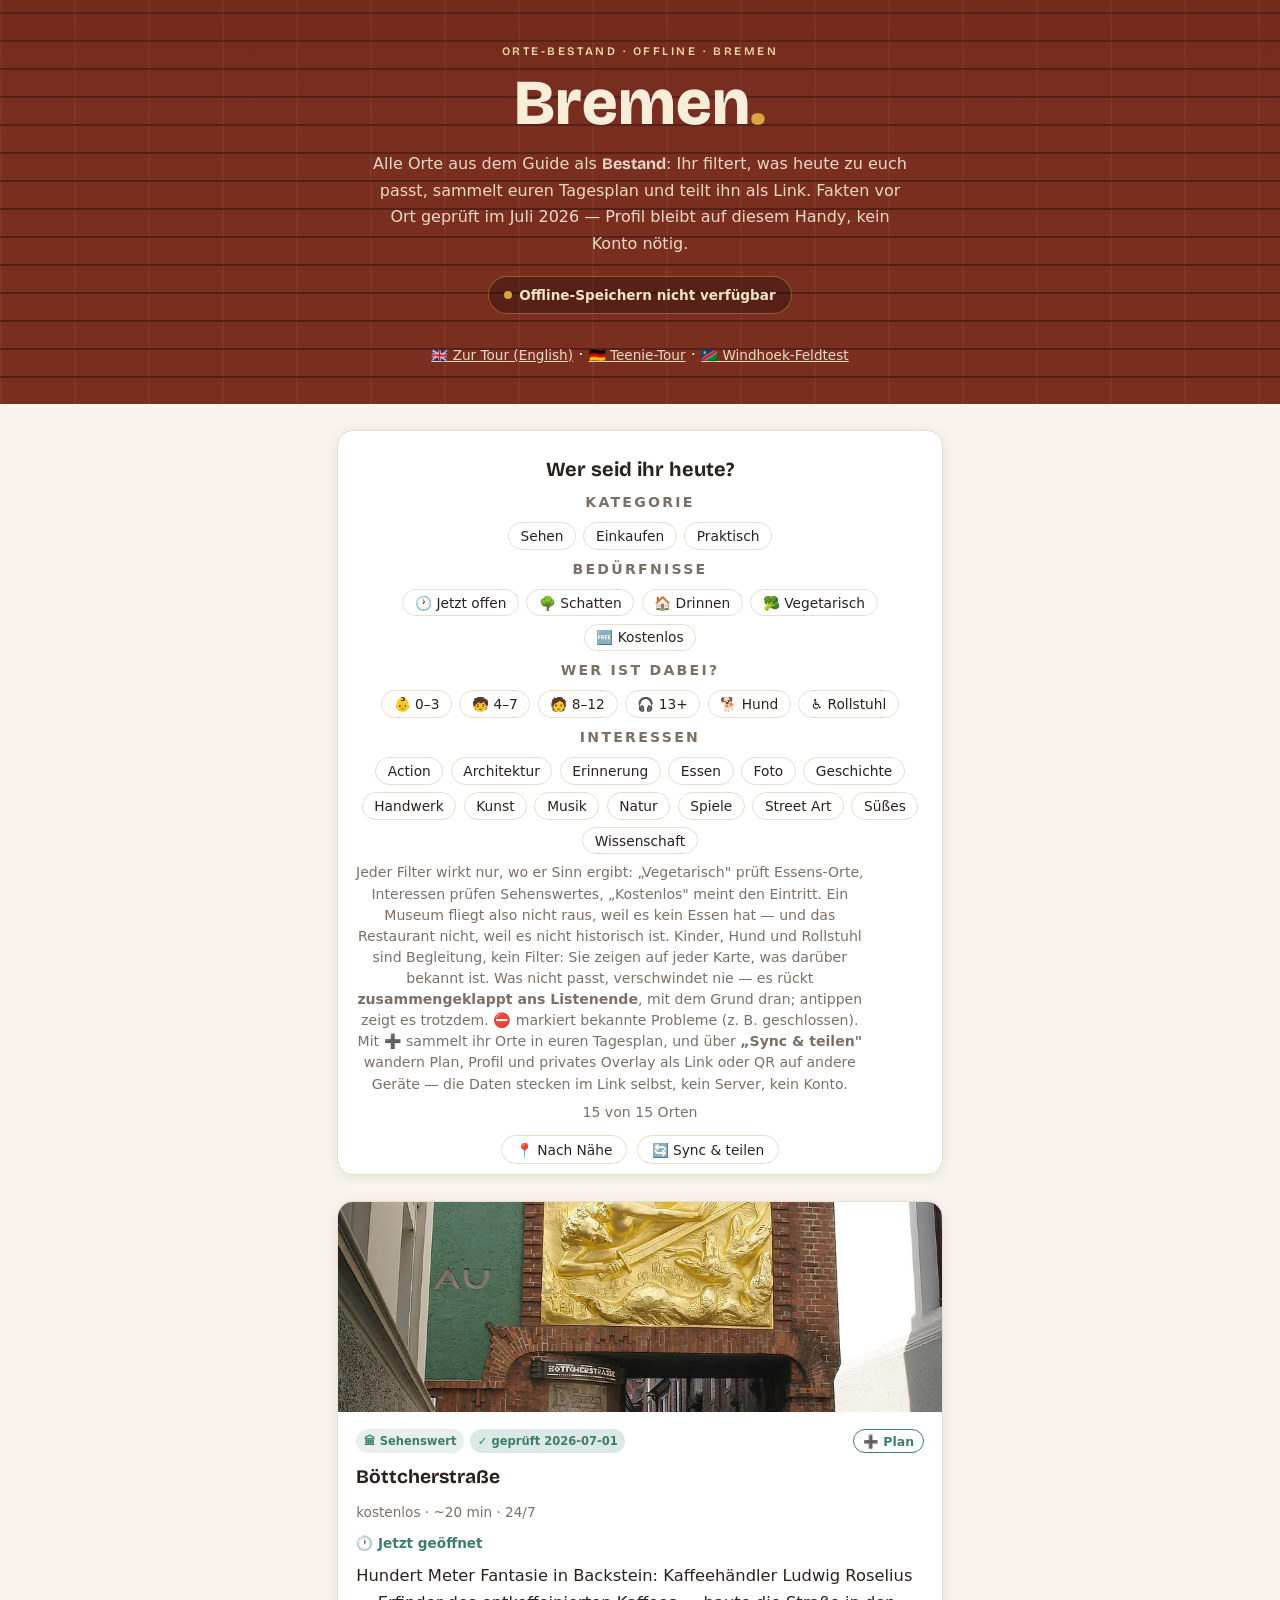
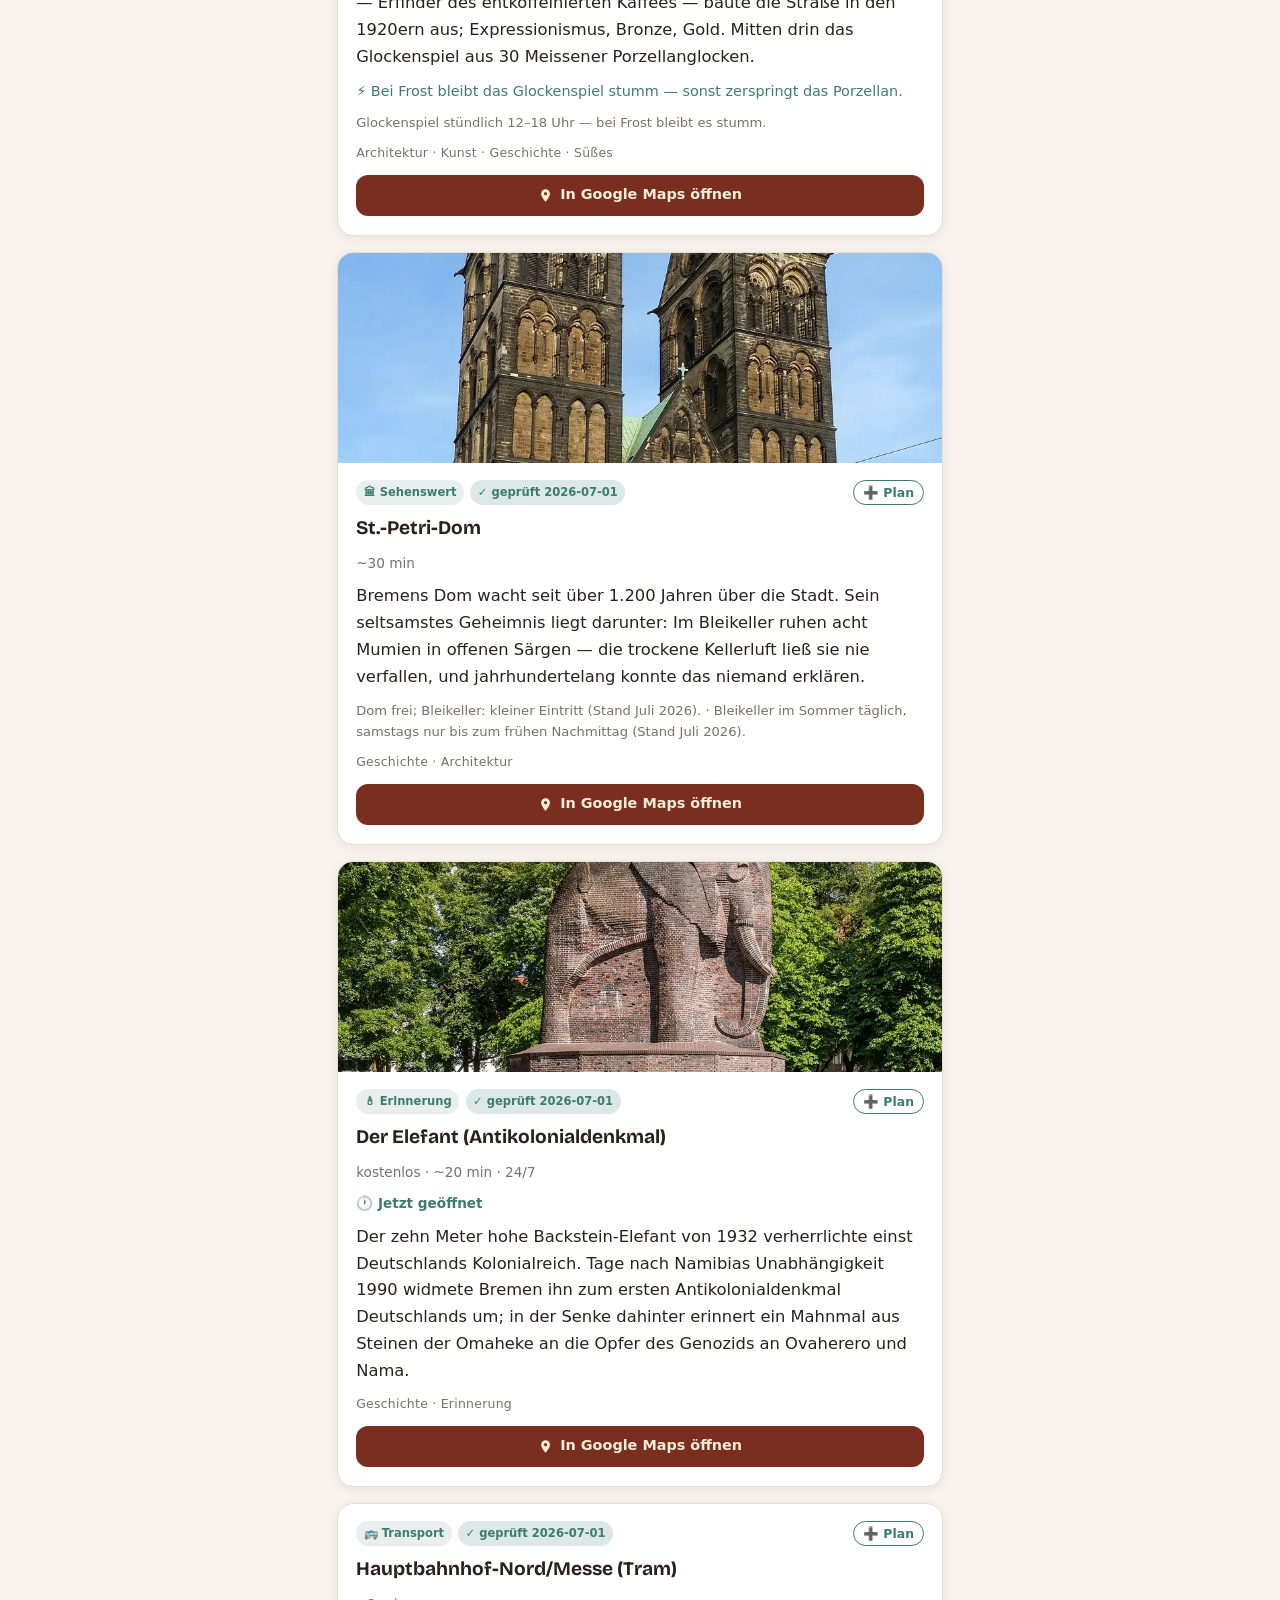
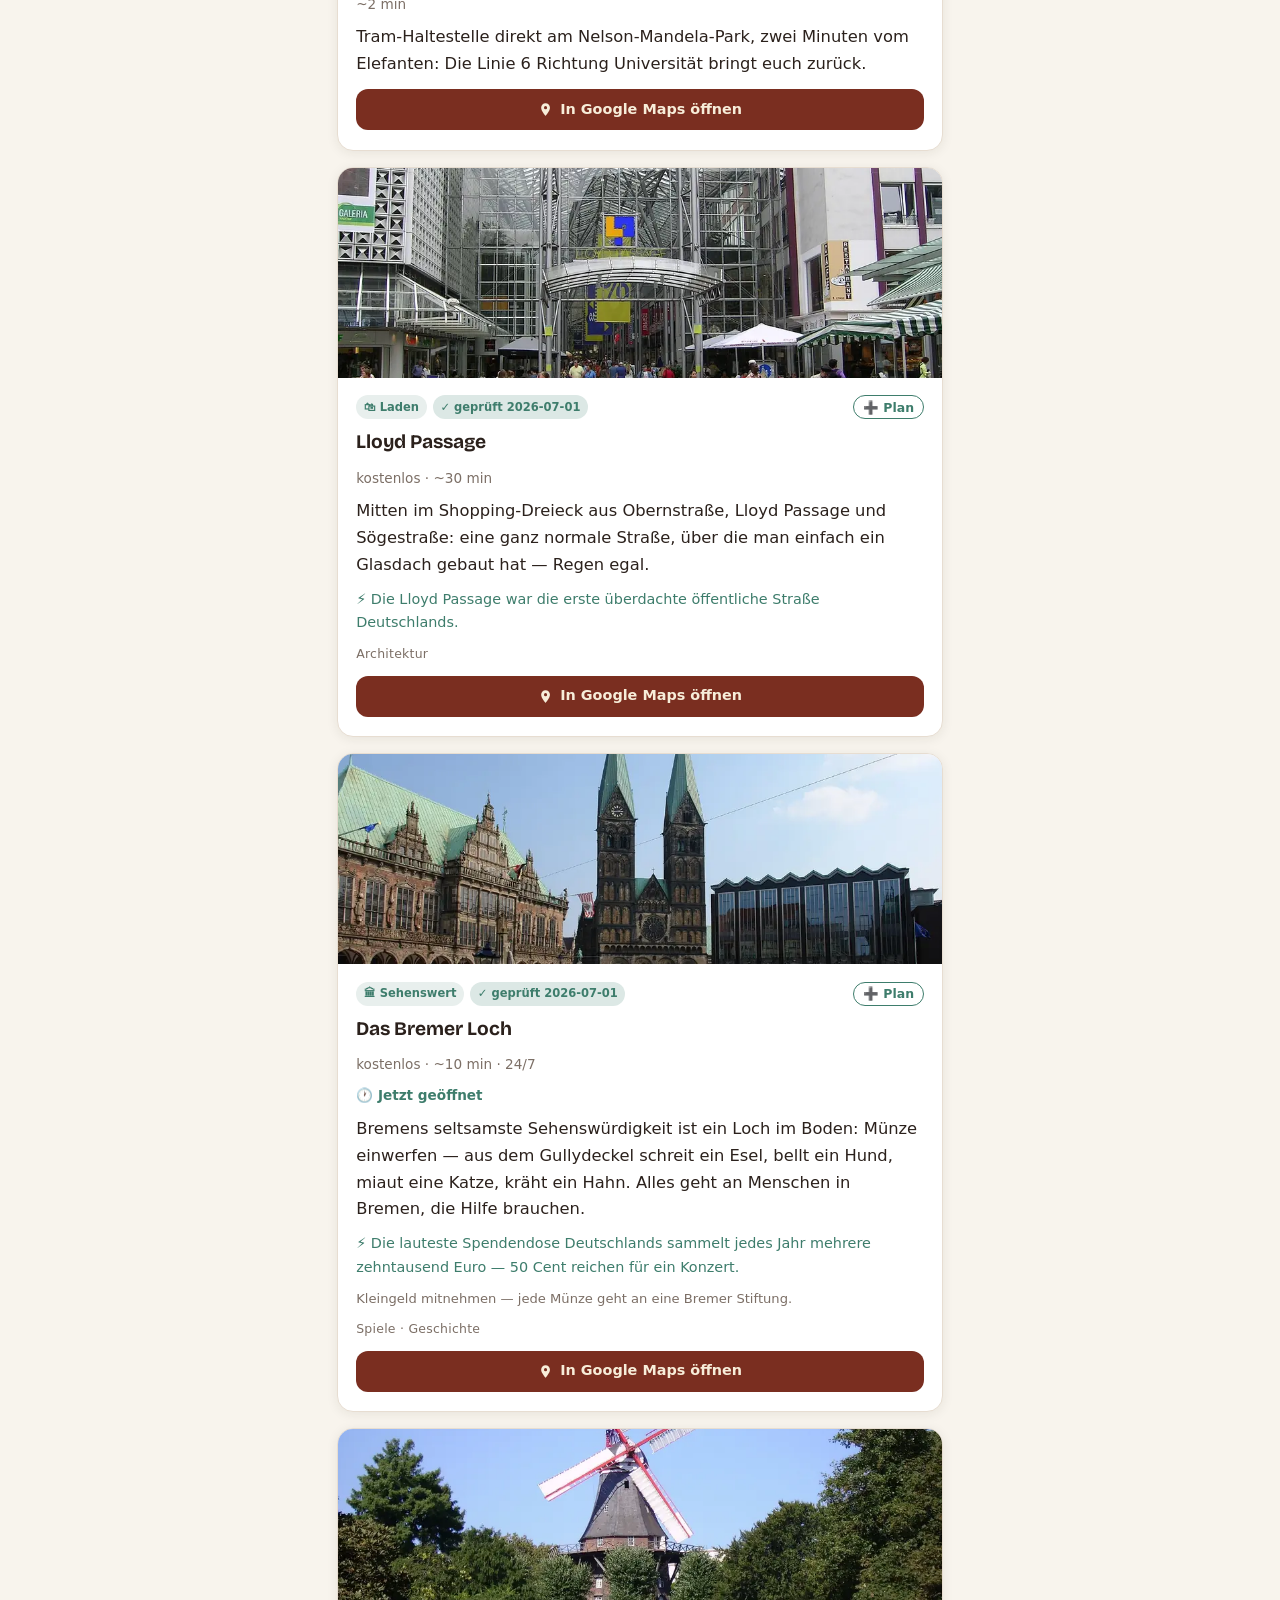
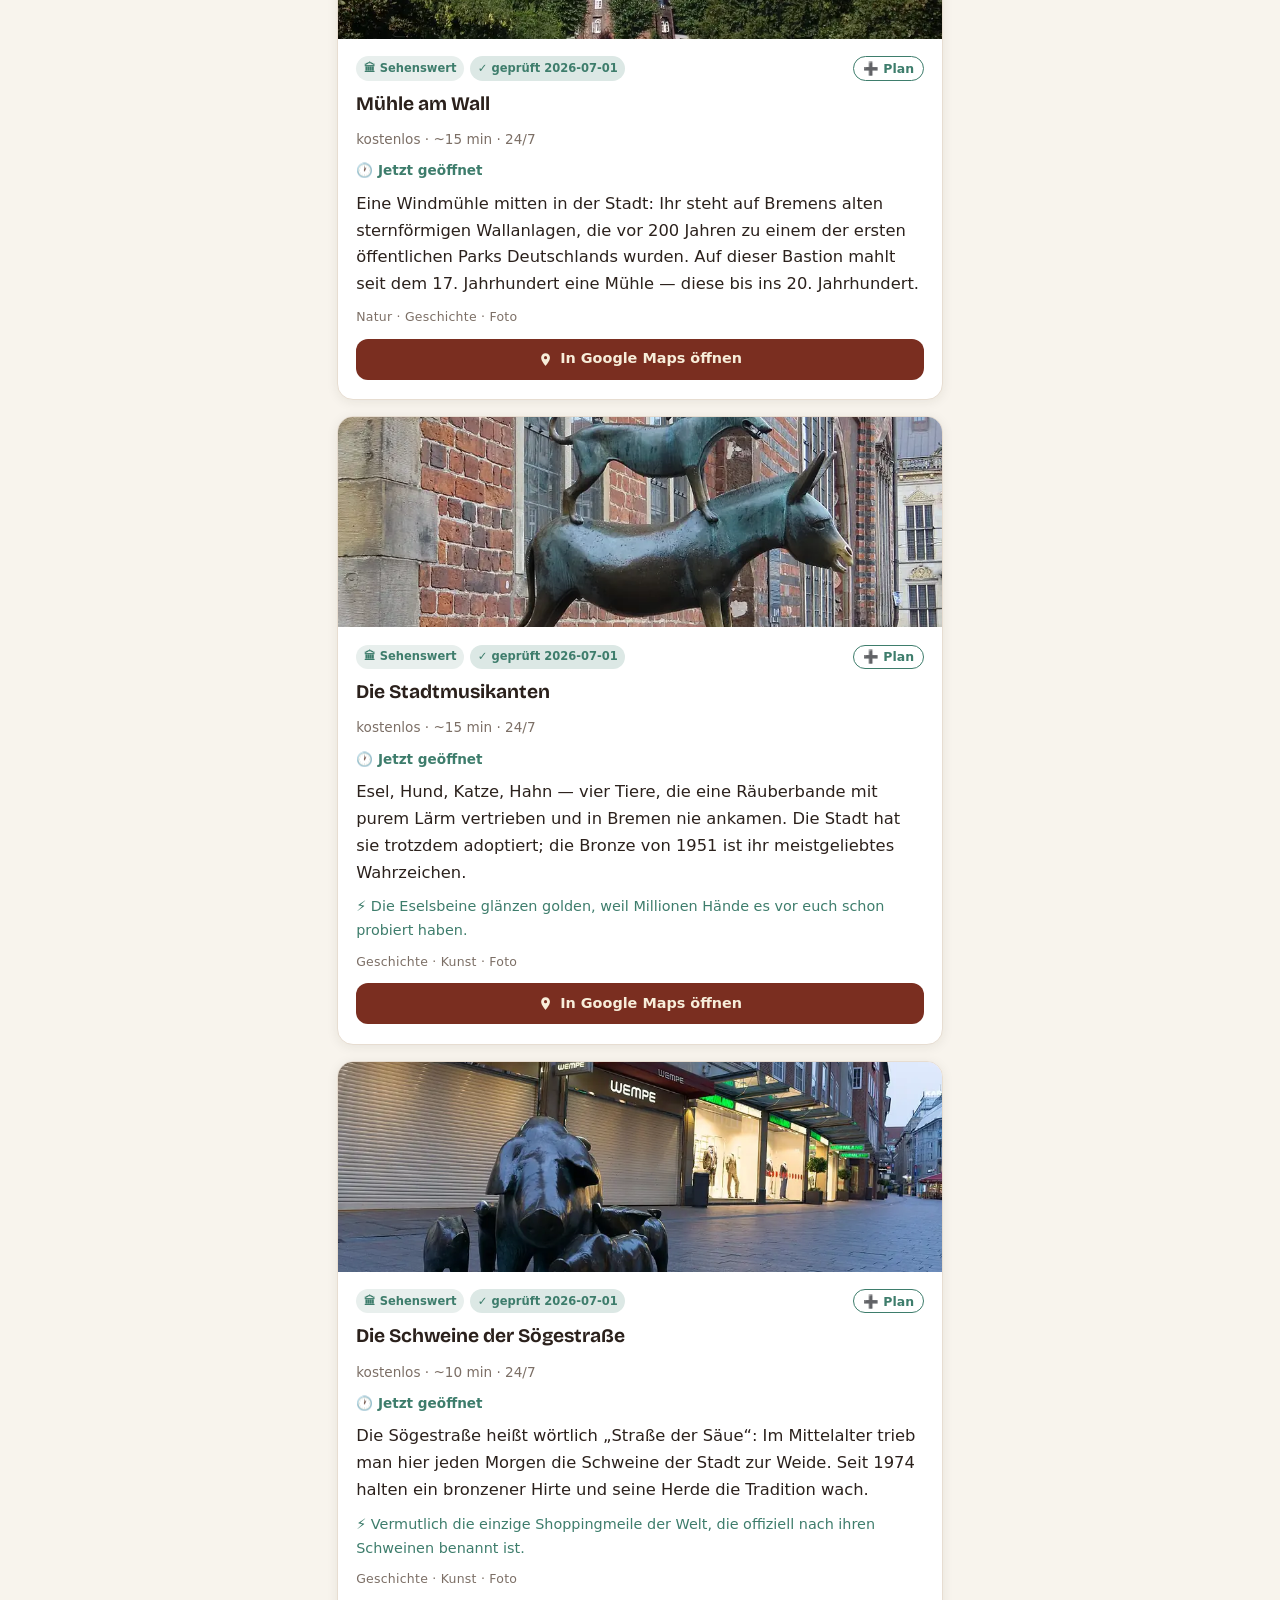
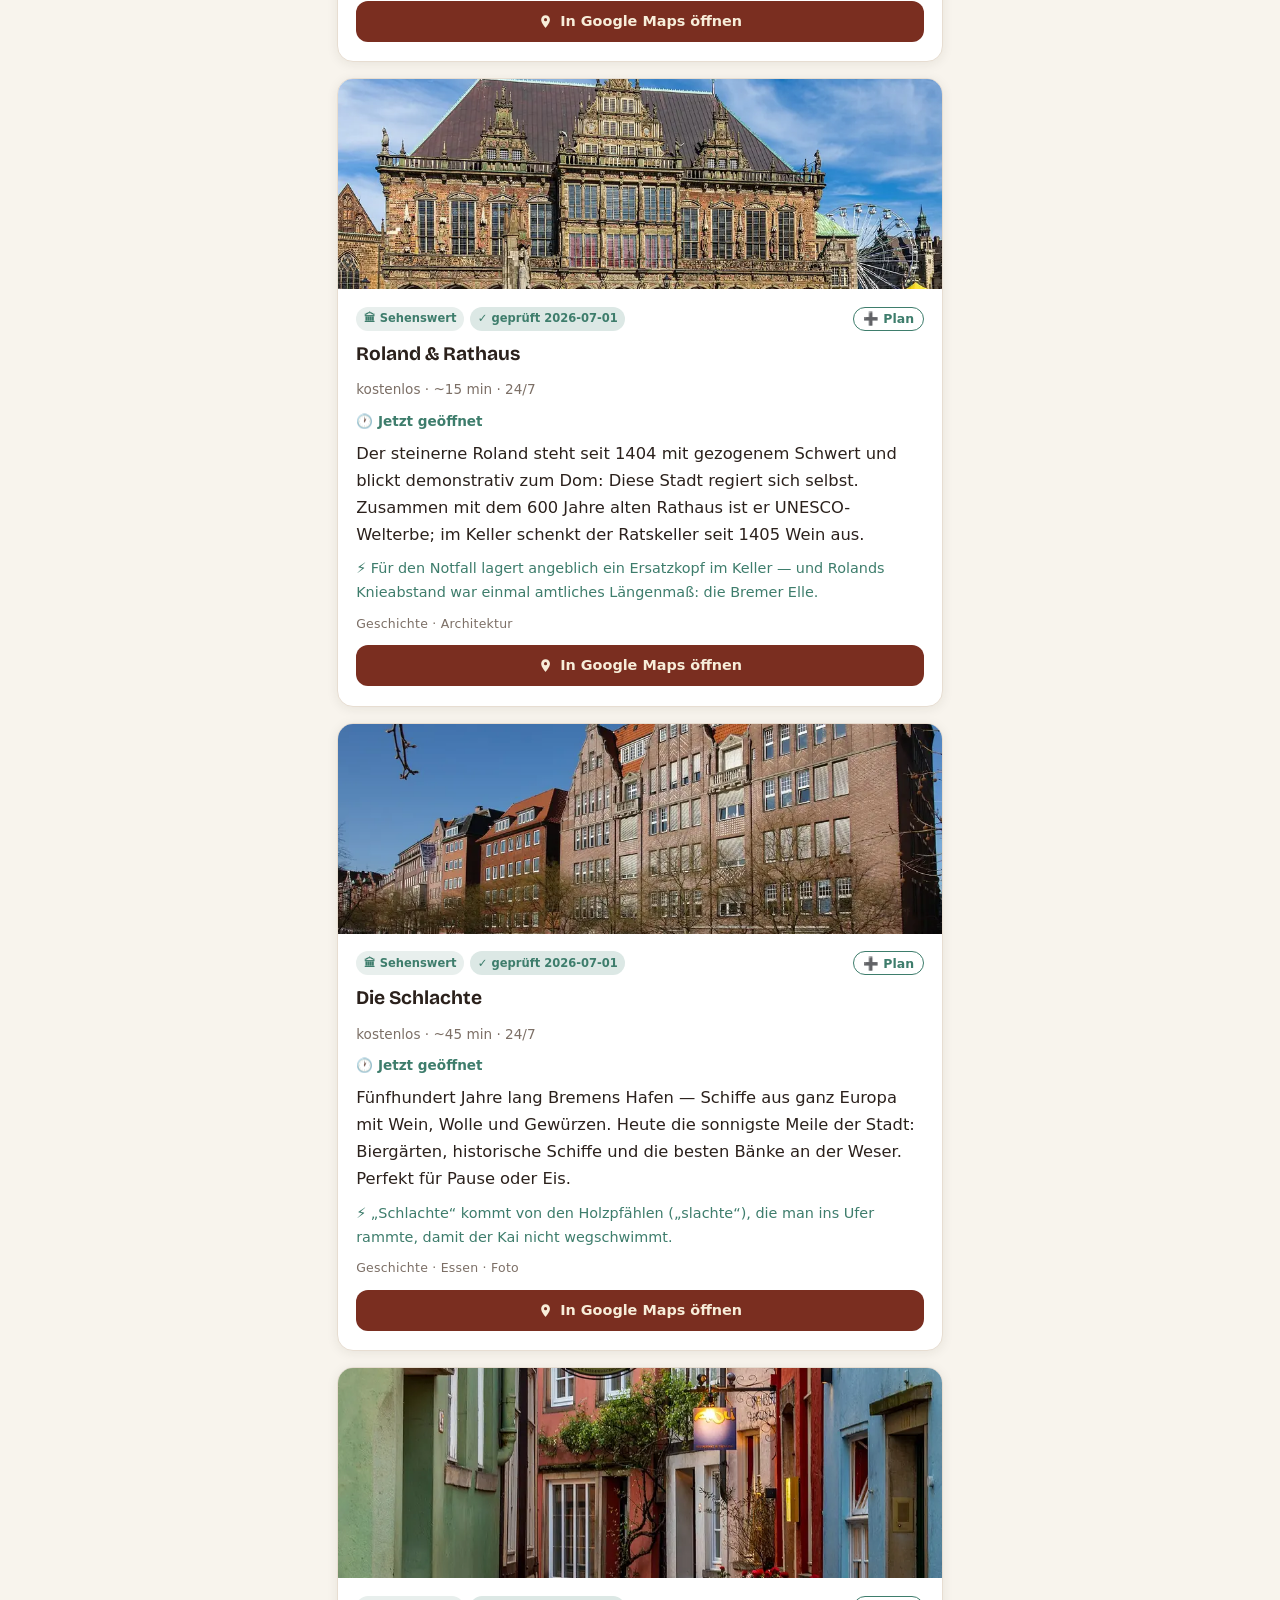
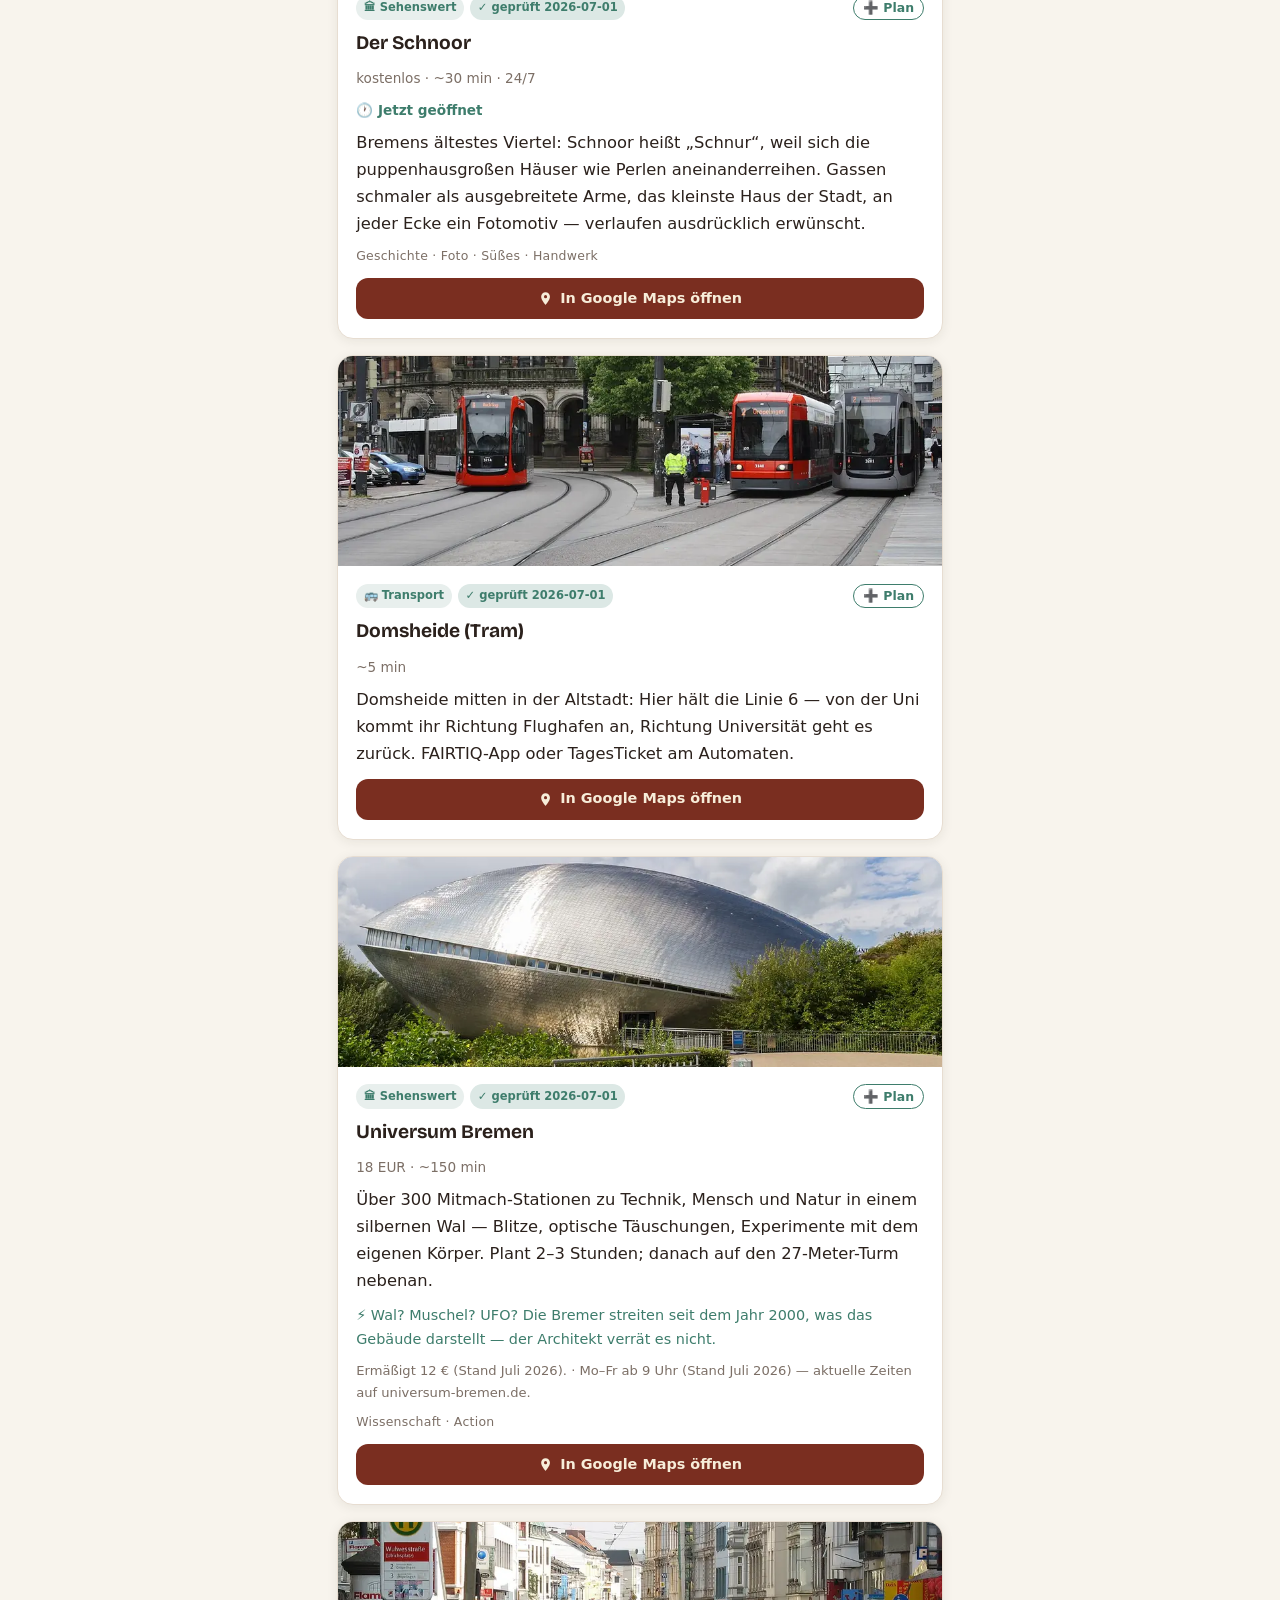
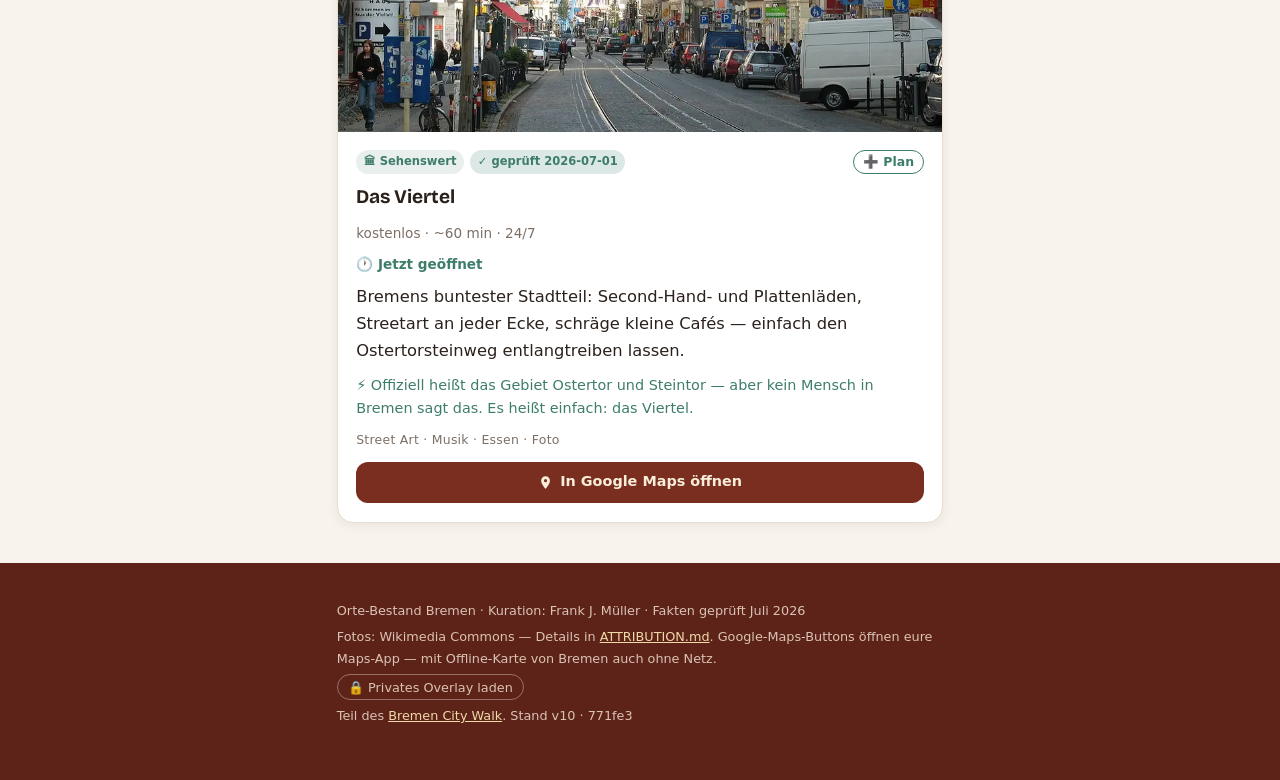
<file: bremen-orte.html>
<!DOCTYPE html>
<!-- GENERATED from content/bremen/ + templates/ — edit those, then run: node build.mjs -->
<html lang="de">
<head>
<meta charset="UTF-8">
<meta name="viewport" content="width=device-width, initial-scale=1.0">
<title>Bremen — Orte-Bestand</title>
<meta name="description" content="Alle Orte des Bremen City Walk als filterbarer Bestand — Profil, Tagesplan, offline, vor Ort geprüft.">
<meta name="theme-color" content="#7A2E20">
<link rel="icon" href="icons/icon-192.png">
<style>

/* ————— Bremen material palette: Backstein, Patina, Lichtbringer-Gold ————— */
@font-face{
  font-family:'Bricolage';
  src:url('assets/fonts/bricolage.woff2') format('woff2');
  font-weight:400 800;
  font-display:swap;
}
:root{
  --brick:#7A2E20; --brick-deep:#5E2318;
  --patina:#3E7D6C; --patina-deep:#2F6153;
  --gold:#D9A441; --gold-soft:#EFD9A8;
  --paper:#F8F4ED; --card:#FFFFFF;
  --ink:#2B211C; --muted:#7C6F66; --line:#E7DDD1;
  --shadow:0 2px 12px rgba(43,33,28,.08);
}
@media (prefers-color-scheme: dark){
  :root{
    --paper:#201813; --card:#2B211B;
    --ink:#F1E9DF; --muted:#B5A697; --line:#41342A;
    --gold:#E0AF54; --gold-soft:#8A6A33;
    --shadow:0 2px 14px rgba(0,0,0,.35);
  }
}
*{box-sizing:border-box}
html{scroll-behavior:smooth}
@media (prefers-reduced-motion: reduce){ html{scroll-behavior:auto} }
body{
  margin:0; background:var(--paper); color:var(--ink);
  font-family:system-ui,-apple-system,"Segoe UI",Roboto,sans-serif;
  line-height:1.65; font-size:1.02rem;
  -webkit-text-size-adjust:100%;
}
a{color:var(--patina)}
h1,h2,h3,.eyebrow,.bead,.hero-sub b{font-family:'Bricolage',system-ui,sans-serif}

/* ————— Hero: a brick wall ————— */
.hero{
  background:
    linear-gradient(rgba(94,35,24,.25),rgba(94,35,24,0) 40%),
    repeating-linear-gradient(0deg, transparent 0 26px, rgba(43,20,14,.5) 26px 28px),
    repeating-linear-gradient(90deg, rgba(255,220,180,.05) 0 2px, transparent 2px 74px),
    var(--brick);
  color:#F7EDD9;
  padding:2.6rem 1.3rem 2.2rem;
  text-align:center;
}
.hero .eyebrow{
  letter-spacing:.22em; font-size:.72rem; font-weight:600;
  text-transform:uppercase; color:var(--gold-soft); margin:0 0 .6rem;
}
@media (prefers-color-scheme: dark){ .hero .eyebrow{color:#EFD9A8} }
.hero h1{
  font-size:clamp(2.6rem,11vw,4rem); font-weight:800; margin:0;
  line-height:1.02; color:#F7EDD9;
}
.hero h1 .gold{color:var(--gold)}
.hero-sub{max-width:34rem;margin:1rem auto 0;font-size:1rem;color:#EBD9C4}
.hero-logo{
  display:block;margin:1.3rem auto .4rem;
  width:96px;height:96px;border-radius:24px;
  border:2.5px solid var(--gold);
  box-shadow:0 6px 18px rgba(0,0,0,.35);
}
.lang{
  display:inline-block;margin-top:1rem;color:#EBD9C4;font-size:.85rem;
}
.status{
  display:inline-flex;align-items:center;gap:.5em;
  margin-top:1.2rem;padding:.5em 1.1em;border-radius:999px;
  background:rgba(0,0,0,.28);color:#F3E4C8;font-size:.85rem;font-weight:600;
  border:1px solid rgba(217,164,65,.45);
}
.status.ready{background:var(--patina-deep);border-color:var(--patina);color:#EAF5F0}
.status .dot{width:.6em;height:.6em;border-radius:50%;background:var(--gold);flex:none}
.status.ready .dot{background:#8FD8BF}
@keyframes pulse{50%{opacity:.35}}
.status:not(.ready) .dot{animation:pulse 1.2s ease-in-out infinite}
@media (prefers-reduced-motion: reduce){ .status .dot{animation:none} }

/* ————— Install as app ————— */
.install{
  display:inline-flex;align-items:center;gap:.5em;margin:1rem auto 0;
  background:var(--gold);color:#4A2317;border:none;cursor:pointer;
  padding:.7em 1.4em;border-radius:999px;font-weight:700;font-size:.95rem;
  font-family:inherit;box-shadow:0 2px 8px rgba(0,0,0,.25);
}
.install:active{transform:scale(.97)}
.install img{width:22px;height:22px;border-radius:6px}
.ios-tip{
  max-width:22rem;margin:.9rem auto 0;padding:.8rem 1rem;border-radius:12px;
  background:rgba(0,0,0,.3);border:1px solid rgba(217,164,65,.45);
  color:#F3E4C8;font-size:.88rem;text-align:left;line-height:1.55;
}
.ios-tip .share{
  display:inline-block;border:1.5px solid currentColor;border-radius:4px;
  width:1.1em;height:1.1em;text-align:center;line-height:1.05;font-size:.9em;
  vertical-align:-.15em;
}

/* ————— Shared column ————— */
.wrap{max-width:640px;margin:0 auto;padding:0 1.05rem}

/* ————— How it works strip ————— */
.howto{
  background:var(--patina-deep);color:#EAF5F0;
  padding:1.1rem 1.3rem;font-size:.92rem;
}
.howto .wrap{display:flex;gap:1.2rem;flex-wrap:wrap;justify-content:center;padding:0}
.howto span{display:flex;align-items:center;gap:.45em}
.howto b{color:#CFE9DE}

/* ————— Route map ————— */
.map-card{
  background:var(--card);border:1px solid var(--line);border-radius:16px;
  box-shadow:var(--shadow);margin:1.6rem auto;padding:1.2rem 1rem .6rem;
}
.map-card h2{margin:.2rem 0 0;text-align:center;font-size:1.25rem}
.map-card p{color:var(--muted);text-align:center;font-size:.88rem;margin:.3rem 0 .4rem}
.map-card svg{width:100%;height:auto;display:block}
.map-card svg text{font-family:system-ui,sans-serif}
.map-card svg a:focus circle{stroke-width:5}

/* ————— The string of pearls ————— */
.route{list-style:none;margin:2rem 0 0;padding:0;position:relative}
.route::before{
  content:"";position:absolute;top:10px;bottom:10px;left:21px;
  border-left:3px dashed var(--gold);opacity:.75;
}
.stop{position:relative;padding:0 0 2rem 3.1rem}
.bead{
  position:absolute;left:0;top:0;
  width:44px;height:44px;border-radius:50%;
  background:var(--patina);color:#fff;
  border:3px solid var(--gold);
  display:flex;align-items:center;justify-content:center;
  font-weight:800;font-size:1.15rem;z-index:1;
}
.stop.transit .bead{background:var(--brick);font-size:1.3rem}
.card{
  background:var(--card);border:1px solid var(--line);border-radius:16px;
  box-shadow:var(--shadow);overflow:hidden;
}
.card>img{width:100%;height:210px;object-fit:cover;display:block;background:var(--line)}
.card .pad{padding:1.1rem 1.15rem 1.2rem}
.eyebrow{
  margin:0 0 .25rem;font-size:.72rem;font-weight:600;letter-spacing:.18em;
  text-transform:uppercase;color:var(--patina);
}
.card h2{margin:0 0 .5rem;font-size:1.45rem;font-weight:700;line-height:1.15}
.walk{
  font-size:.88rem;color:var(--muted);margin:.1rem 0 .8rem;
  padding-left:1.5em;position:relative;
}
.walk::before{content:"🚶";position:absolute;left:0}
.card p{margin:.55rem 0}
.tip{
  background:color-mix(in srgb, var(--gold) 13%, var(--card));
  border-left:4px solid var(--gold);
  padding:.65rem .9rem;margin:.9rem 0;border-radius:0 10px 10px 0;
  font-size:.93rem;
}
.tip b{font-weight:700}
.funfact{
  background:color-mix(in srgb, var(--patina) 10%, var(--card));
  border-left:4px solid var(--patina);
  padding:.65rem .9rem;margin:.9rem 0;border-radius:0 10px 10px 0;
  font-size:.93rem;
}
.funfact b{font-weight:700}

/* memorial card — quieter, no gold play */
.stop.memorial .bead{background:var(--ink);border-color:var(--patina)}
.stop.memorial .card{border-color:var(--patina)}
.stop.memorial .tip{background:color-mix(in srgb, var(--patina) 12%, var(--card));border-left-color:var(--patina)}

/* ————— Audio player ————— */
.player{
  display:flex;align-items:center;gap:.75rem;
  background:color-mix(in srgb, var(--patina) 9%, var(--card));
  border:1px solid color-mix(in srgb, var(--patina) 35%, var(--line));
  border-radius:12px;padding:.55rem .8rem;margin:.9rem 0;
}
.player button{
  flex:none;width:44px;height:44px;border-radius:50%;border:none;
  background:var(--patina);color:#fff;cursor:pointer;
  display:flex;align-items:center;justify-content:center;
}
.player button:active{transform:scale(.95)}
.player button svg{width:18px;height:18px;fill:currentColor}
.player .meta{flex:1;min-width:0}
.player .label{font-size:.83rem;font-weight:600;margin:0 0 .3rem;color:var(--ink)}
.player .bar{
  height:8px;border-radius:4px;background:color-mix(in srgb, var(--patina) 22%, var(--card));
  position:relative;cursor:pointer;touch-action:none;
}
.player .fill{position:absolute;inset:0 auto 0 0;width:0%;border-radius:4px;background:var(--patina)}
.player .time{font-size:.78rem;color:var(--muted);font-variant-numeric:tabular-nums;flex:none}

/* ————— Buttons ————— */
.maps{
  display:flex;align-items:center;justify-content:center;gap:.5em;
  background:var(--brick);color:#F7EDD9;text-decoration:none;
  padding:.85em 1em;border-radius:12px;font-weight:700;font-size:.98rem;
  margin-top:.9rem;
}
.maps:active{opacity:.85}
.maps svg{width:1.05em;height:1.05em;fill:currentColor;flex:none}

/* ————— Good to know ————— */
.info-grid{display:grid;grid-template-columns:1fr 1fr;gap:.7rem;margin:.9rem 0}
.info-grid div{
  background:color-mix(in srgb, var(--patina) 7%, var(--card));
  border:1px solid var(--line);border-radius:12px;padding:.7rem .8rem;
  font-size:.88rem;line-height:1.45;
}
.info-grid b{display:block;font-size:.95rem}
.meet{
  border:2px dashed var(--gold);border-radius:12px;
  padding:.8rem 1rem;margin-top:1rem;font-size:.95rem;
}
.meet input{
  display:block;width:100%;min-height:1.5em;font-weight:700;font-size:1.05rem;
  outline:none;border:none;border-bottom:1px solid var(--line);
  background:transparent;color:inherit;font-family:inherit;padding:0;border-radius:0;
}
.meet input:focus{border-bottom-color:var(--gold)}
.meet .meet-row{display:flex;align-items:baseline;gap:.6em;margin-top:.55rem}
.meet .meet-row label{font-size:.85rem;color:var(--muted)}
.meet .meet-row input{display:inline-block;width:auto;min-width:6.5em;flex:0 1 auto}
.meet-actions{display:flex;gap:.6rem;margin-top:.85rem}
.meet-actions button{
  flex:1;background:var(--patina);color:#fff;border:none;border-radius:10px;
  padding:.6em .5em;font-weight:700;font-size:.88rem;font-family:inherit;cursor:pointer;
}
.meet-actions button:active{transform:scale(.97)}
.meet small{color:var(--muted);display:block;margin-top:.55rem}

/* ————— Footer ————— */
footer{
  margin:2.5rem 0 0;padding:2rem 1.3rem 3rem;
  background:var(--brick-deep);color:#D9C3B4;font-size:.8rem;line-height:1.7;
}
footer a{color:var(--gold-soft)}
@media (prefers-color-scheme: dark){ footer a{color:#EFD9A8} }
footer .heart{color:var(--gold);font-style:normal}
footer h3{color:#F7EDD9;font-size:.95rem;margin:1.4rem 0 .4rem}
footer p{margin:.3rem 0}

:focus-visible{outline:3px solid var(--gold);outline-offset:2px;border-radius:4px}

/* ————— inventory page (filter pilot) ————— */
/* author display beats the UA's [hidden] rule — make hidden always win */
[hidden]{display:none!important}
.fgroup{display:flex;flex-wrap:wrap;gap:.45rem;margin:.5rem 0;justify-content:center}
.fgroup-label{width:100%;text-align:center;font-size:.72rem;font-weight:600;letter-spacing:.16em;text-transform:uppercase;color:var(--muted);margin:.5rem 0 0}
.chip{
  border:1.5px solid var(--line);border-radius:999px;padding:.35em .85em;
  background:var(--card);color:var(--ink);font-size:.86rem;font-family:inherit;cursor:pointer;
}
.chip[aria-pressed="true"]{background:var(--patina);color:#fff;border-color:var(--patina);font-weight:700}
.fhint{font-size:.8rem;line-height:1.5;color:var(--muted);text-align:center;max-width:32rem;margin:.9rem auto 0}
.fcount{margin:.8rem 0 0}
.freset{background:none;border:none;color:var(--patina);font-family:inherit;font-size:.85rem;cursor:pointer;text-decoration:underline;margin:.3rem auto 0;display:block}
.places{list-style:none;margin:1.4rem 0 0;padding:0}
.place{margin:0 0 1rem}
.place h3{margin:.45rem 0 .2rem;font-size:1.2rem;font-family:'Bricolage',system-ui,sans-serif}
.badges{display:flex;flex-wrap:wrap;gap:.4rem}
.badge{font-size:.72rem;font-weight:700;padding:.22em .65em;border-radius:999px}
.badge.kind{background:color-mix(in srgb, var(--patina) 12%, var(--card));color:var(--patina)}
.badge.draft{background:color-mix(in srgb, var(--gold) 22%, var(--card));color:var(--brick)}
.badge.ok{background:color-mix(in srgb, var(--patina) 18%, var(--card));color:var(--patina)}
.pmeta{font-size:.85rem;color:var(--muted);margin:.1rem 0 .3rem}
.popen{font-size:.85rem;font-weight:700;margin:.15rem 0 .3rem}
.popen.open{color:var(--patina)}
.popen.closed{color:var(--brick)}
.povl{
  font-size:.85rem;margin:.4rem 0;padding:.4rem .6rem;border-radius:8px;
  border:1.5px dashed var(--gold);color:var(--ink);
  background:color-mix(in srgb, var(--gold) 8%, var(--card));
}
.ovl{display:flex;flex-wrap:wrap;align-items:center;gap:.5rem}
.ovl button{
  background:none;border:1px solid rgba(255,255,255,.35);color:inherit;
  border-radius:999px;padding:.35em .8em;font-family:inherit;font-size:.8rem;cursor:pointer;
}
.ovl span{font-size:.78rem}
.psnap{margin:.3rem 0}
.pfun{font-size:.9rem;margin:.4rem 0;color:var(--patina)}
.pnote{font-size:.82rem;color:var(--muted);margin:.35rem 0}
.ptags{font-size:.78rem;color:var(--muted);letter-spacing:.02em;margin:.4rem 0 0}
.maps-sm{padding:.6em .9em;font-size:.9rem;margin-top:.7rem}
#empty{text-align:center;color:var(--muted);margin:2rem 0}
.padd{
  margin-left:auto;border:1.5px solid var(--patina);border-radius:999px;
  background:var(--card);color:var(--patina);font-size:.78rem;font-weight:700;
  padding:.22em .7em;cursor:pointer;font-family:inherit;flex:none;
}
.padd[aria-pressed="true"]{background:var(--patina);color:#fff}
.pdog,.pkids,.pacc{display:none;font-size:.85rem;margin:.35rem 0;color:var(--muted)}
body.has-dog .pdog{display:block}
body.has-kids .pkids{display:block}
body.has-wheel .pacc{display:block}
.badge.issue{background:color-mix(in srgb, var(--brick) 16%, var(--card));color:var(--brick)}
.crow-issue{flex:none}
.csep{
  list-style:none;text-align:center;font-size:.78rem;letter-spacing:.08em;
  color:var(--muted);margin:1.4rem 0 .9rem;
}
.pdist{font-size:.85rem;color:var(--patina);font-weight:700;margin:.15rem 0 .1rem}
.frow{display:flex;gap:.6rem;justify-content:center;margin-top:.7rem}
.fsort{
  border:1.5px solid var(--line);border-radius:999px;
  background:var(--card);color:var(--ink);font-size:.86rem;font-family:inherit;
  padding:.4em 1em;cursor:pointer;
}
.fsort[aria-pressed="true"]{background:var(--patina);color:#fff;border-color:var(--patina);font-weight:700}
.planbar{
  position:fixed;left:0;right:0;bottom:0;z-index:30;
  display:flex;gap:.55rem;align-items:center;
  background:var(--patina-deep);color:#EAF5F0;
  padding:.7rem max(1rem, env(safe-area-inset-left)) calc(.7rem + env(safe-area-inset-bottom));
  box-shadow:0 -2px 12px rgba(0,0,0,.25);
}
.planbar span{flex:1;font-size:.88rem;font-weight:700;min-width:0}
.planbar button{
  flex:none;background:rgba(255,255,255,.14);color:#fff;
  border:1px solid rgba(255,255,255,.35);border-radius:999px;
  padding:.4em .85em;font-family:inherit;font-size:.84rem;cursor:pointer;
}
.planbar button[aria-pressed="true"]{background:var(--gold);color:#4A2317;border-color:var(--gold);font-weight:700}
body.has-plan main{padding-bottom:4.5rem}
.crow{
  display:none;width:100%;align-items:center;gap:.55rem;text-align:left;
  background:var(--card);border:1px dashed var(--line);border-radius:12px;
  padding:.55rem .8rem;font-family:inherit;font-size:.9rem;color:var(--muted);cursor:pointer;
}
.place.collapsed{margin:0 0 .5rem}
.place.collapsed .crow{display:flex}
.place.collapsed article{display:none}
.place.collapsed.expanded article{display:block;margin-top:.5rem}
.place.collapsed.expanded .crow-chev{transform:rotate(180deg)}
.crow-name{color:var(--ink);font-weight:600;flex:none;overflow:hidden;text-overflow:ellipsis;white-space:nowrap;max-width:45%}
.crow-why{flex:1;min-width:0;overflow:hidden;text-overflow:ellipsis;white-space:nowrap;font-size:.78rem}
.crow-chev{flex:none;transition:transform .15s}

/* ————— micro-interactions ————— */
.chip,.padd,.fsort,.planbar button{transition:background-color .12s,color .12s,border-color .12s,transform .07s}
.chip:active,.padd:active,.fsort:active,.planbar button:active{transform:scale(.94)}

/* ————— bottom sheet, toast, QR ————— */
.sheet-backdrop{
  position:fixed;inset:0;z-index:50;background:rgba(20,12,8,.5);
  display:flex;align-items:flex-end;justify-content:center;
  opacity:0;transition:opacity .2s;
}
.sheet-backdrop.on{opacity:1}
.sheet{
  background:var(--card);color:var(--ink);width:100%;max-width:640px;
  border-radius:20px 20px 0 0;
  padding:.8rem 1.2rem calc(1.3rem + env(safe-area-inset-bottom));
  box-shadow:0 -8px 32px rgba(0,0,0,.35);
  transform:translateY(28px);transition:transform .2s;
}
.sheet-backdrop.on .sheet{transform:none}
.sheet-grip{width:42px;height:4px;border-radius:2px;background:var(--line);margin:0 auto .9rem}
.sheet h3{margin:.1rem 0 .3rem;font-size:1.25rem}
.sheet-sub{font-size:.86rem;color:var(--muted);margin:.2rem 0 .7rem;line-height:1.5}
.srow{
  display:flex;align-items:center;gap:.7rem;padding:.6rem .15rem;
  border-bottom:1px solid var(--line);font-size:.96rem;cursor:pointer;
}
.srow:last-of-type{border-bottom:none}
.srow input{width:1.2rem;height:1.2rem;accent-color:var(--patina);flex:none}
.srow b{flex:1}
.srow span{color:var(--muted);font-size:.85rem;flex:none}
.srow.off{opacity:.45;cursor:default}
.s-note{font-size:.8rem;color:var(--muted);margin:.7rem 0 0;min-height:1.2em}
.sheet-actions{display:flex;gap:.6rem;margin-top:.9rem}
.sheet-actions button,.sheet-actions .sheet-btn{
  flex:1;background:var(--patina);color:#fff;border:none;border-radius:12px;
  padding:.8em .8em;font-weight:700;font-family:inherit;font-size:.95rem;
  cursor:pointer;text-align:center;text-decoration:none;
  transition:transform .07s;
}
.sheet-actions button:active{transform:scale(.97)}
.sheet-actions button:disabled{opacity:.4;cursor:default}
.sheet-actions .ghost{background:none;color:var(--patina);border:1.5px solid var(--patina)}
.qrbox{display:flex;justify-content:center;background:#fff;border-radius:12px;padding:12px;margin:.5rem 0}
.qrbox canvas{max-width:100%;height:auto;image-rendering:pixelated}
#toast{
  position:fixed;left:50%;bottom:calc(4.8rem + env(safe-area-inset-bottom));z-index:60;
  transform:translate(-50%,10px);
  background:var(--ink);color:var(--paper);padding:.6em 1.15em;border-radius:999px;
  font-size:.88rem;font-weight:600;box-shadow:0 4px 18px rgba(0,0,0,.35);
  opacity:0;transition:opacity .22s,transform .22s;pointer-events:none;
  max-width:88vw;text-align:center;
}
#toast.on{opacity:1;transform:translate(-50%,0)}
@media (prefers-reduced-motion: reduce){
  .sheet-backdrop,.sheet,#toast,.chip,.padd,.fsort,.planbar button,.crow-chev{transition:none}
}
.draftnote{
  max-width:34rem;margin:1rem auto 0;padding:.7rem 1rem;border-radius:12px;
  background:rgba(0,0,0,.28);border:1px solid rgba(217,164,65,.45);
  color:#F3E4C8;font-size:.85rem;text-align:left;line-height:1.5;
}
</style>
</head>
<body>

<header class="hero">
  <p class="eyebrow">Orte-Bestand · offline · Bremen</p>
  <h1>Bremen<span class="gold">.</span></h1>
  <p class="hero-sub">Alle Orte aus dem Guide als <b>Bestand</b>: Ihr filtert, was heute zu euch
  passt, sammelt euren Tagesplan und teilt ihn als Link. Fakten vor Ort geprüft
  im Juli 2026 — Profil bleibt auf diesem Handy, kein Konto nötig.</p>
  <p class="status" id="status"><span class="dot"></span><span id="status-text">Prüfe Offline-Speicher…</span></p>
  <br>
  <a class="lang" href="index.html">🇬🇧 Zur Tour (English)</a> · <a class="lang" href="teens.html">🇩🇪 Teenie-Tour</a> · <a class="lang" href="windhoek.html">🇳🇦 Windhoek-Feldtest</a>
</header>

<main class="wrap">

  <section class="map-card" aria-label="Filter">
    <h2>Wer seid ihr heute?</h2>
    <p class="fgroup-label">Kategorie</p>
    <div class="fgroup">
      <button type="button" class="chip" data-g="cat" data-v="sehen" aria-pressed="false">Sehen</button>
      <button type="button" class="chip" data-g="cat" data-v="einkaufen" aria-pressed="false">Einkaufen</button>
      <button type="button" class="chip" data-g="cat" data-v="praktisch" aria-pressed="false">Praktisch</button>
    </div>
    <p class="fgroup-label">Bedürfnisse</p>
    <div class="fgroup">
      <button type="button" class="chip" data-g="need" data-v="open" aria-pressed="false">🕐 Jetzt offen</button>
      <button type="button" class="chip" data-g="need" data-v="shade" aria-pressed="false">🌳 Schatten</button>
      <button type="button" class="chip" data-g="need" data-v="indoor" aria-pressed="false">🏠 Drinnen</button>
      <button type="button" class="chip" data-g="need" data-v="veg" aria-pressed="false">🥦 Vegetarisch</button>
      <button type="button" class="chip" data-g="need" data-v="free" aria-pressed="false">🆓 Kostenlos</button>
    </div>
    <p class="fgroup-label">Wer ist dabei?</p>
    <div class="fgroup">
      <button type="button" class="chip" data-g="comp" data-v="k0" aria-pressed="false">👶 0–3</button>
      <button type="button" class="chip" data-g="comp" data-v="k4" aria-pressed="false">🧒 4–7</button>
      <button type="button" class="chip" data-g="comp" data-v="k8" aria-pressed="false">🧑 8–12</button>
      <button type="button" class="chip" data-g="comp" data-v="k13" aria-pressed="false">🎧 13+</button>
      <button type="button" class="chip" data-g="comp" data-v="dog" aria-pressed="false">🐕 Hund</button>
      <button type="button" class="chip" data-g="comp" data-v="wheel" aria-pressed="false">♿ Rollstuhl</button>
    </div>
    <p class="fgroup-label">Interessen</p>
    <div class="fgroup">
      <button type="button" class="chip" data-g="int" data-v="action" aria-pressed="false">Action</button>
      <button type="button" class="chip" data-g="int" data-v="architecture" aria-pressed="false">Architektur</button>
      <button type="button" class="chip" data-g="int" data-v="memory-culture" aria-pressed="false">Erinnerung</button>
      <button type="button" class="chip" data-g="int" data-v="food" aria-pressed="false">Essen</button>
      <button type="button" class="chip" data-g="int" data-v="photo" aria-pressed="false">Foto</button>
      <button type="button" class="chip" data-g="int" data-v="history" aria-pressed="false">Geschichte</button>
      <button type="button" class="chip" data-g="int" data-v="craft" aria-pressed="false">Handwerk</button>
      <button type="button" class="chip" data-g="int" data-v="art" aria-pressed="false">Kunst</button>
      <button type="button" class="chip" data-g="int" data-v="music" aria-pressed="false">Musik</button>
      <button type="button" class="chip" data-g="int" data-v="nature" aria-pressed="false">Natur</button>
      <button type="button" class="chip" data-g="int" data-v="games" aria-pressed="false">Spiele</button>
      <button type="button" class="chip" data-g="int" data-v="street-art" aria-pressed="false">Street Art</button>
      <button type="button" class="chip" data-g="int" data-v="sweets" aria-pressed="false">Süßes</button>
      <button type="button" class="chip" data-g="int" data-v="science" aria-pressed="false">Wissenschaft</button>
    </div>
    <p class="fhint">Jeder Filter wirkt nur, wo er Sinn ergibt: „Vegetarisch" prüft Essens-Orte,
    Interessen prüfen Sehenswertes, „Kostenlos" meint den Eintritt. Ein Museum fliegt also
    nicht raus, weil es kein Essen hat — und das Restaurant nicht, weil es nicht historisch ist.
    Kinder, Hund und Rollstuhl sind Begleitung, kein Filter: Sie zeigen auf jeder Karte, was
    darüber bekannt ist. Was nicht passt, verschwindet nie — es rückt <b>zusammengeklappt ans
    Listenende</b>, mit dem Grund dran; antippen zeigt es trotzdem. ⛔ markiert bekannte
    Probleme (z.&nbsp;B. geschlossen). Mit ➕ sammelt ihr Orte in euren Tagesplan, und über
    <b>„Sync &amp; teilen"</b> wandern Plan, Profil und privates Overlay als Link oder QR auf
    andere Geräte — die Daten stecken im Link selbst, kein Server, kein Konto.</p>
    <p class="fcount" id="fcount"></p>
    <div class="frow">
      <button type="button" class="fsort" id="fsort" aria-pressed="false">📍 Nach Nähe</button>
      <button type="button" class="fsort" id="sync-open">🔄 Sync &amp; teilen</button>
    </div>
    <button type="button" class="freset" id="freset" hidden>Filter zurücksetzen</button>
  </section>

  <ol class="places" id="places">
    <li class="place" id="poi-boettcher" data-kind="sight" data-flags="free kids" data-interests="architecture art history sweets" data-dogs="unknown" data-wheelchair="unknown" data-kidsmin="4" data-visit="20" data-cost="0" data-hours="24/7" data-lat="53.07508" data-lng="8.80609">
      <button type="button" class="crow" aria-expanded="false">
        <span aria-hidden="true">🏛</span><span class="crow-name">Böttcherstraße</span><span class="crow-why"></span><span class="crow-chev" aria-hidden="true">▾</span>
      </button>
      <article class="card">
        <img src="assets/img/boettcher.webp" alt="Der goldene Lichtbringer über dem Eingang zur Böttcherstraße" loading="lazy">
        <div class="pad">
        <div class="badges">
          <span class="badge kind">🏛 Sehenswert</span>
          <span class="badge ok">✓ geprüft 2026-07-01</span>
          <button type="button" class="padd" aria-pressed="false">➕ Plan</button>
        </div>
        <h3>Böttcherstraße</h3>
        <p class="pdist" hidden></p>
        <p class="pmeta">kostenlos · ~20 min · 24/7</p>
        <p class="popen" hidden></p>
        <p class="povl" hidden></p>
        <p class="psnap">Hundert Meter Fantasie in Backstein: Kaffeehändler Ludwig Roselius — Erfinder des entkoffeinierten Kaffees — baute die Straße in den 1920ern aus; Expressionismus, Bronze, Gold. Mitten drin das Glockenspiel aus 30 Meissener Porzellanglocken.</p>
        <p class="pfun">⚡ Bei Frost bleibt das Glockenspiel stumm — sonst zerspringt das Porzellan.</p>
        <p class="pnote">Glockenspiel stündlich 12–18 Uhr — bei Frost bleibt es stumm.</p>
        <p class="pdog">🐕 Hunde: unbekannt — vor Ort fragen (und notieren!)</p>
        <p class="pkids">🧒 Ab 4 Jahren — Glockenspiel + Bonbon-Werkstatt im Handwerkerhof bei Nr. 8</p>
        <p class="pacc">♿ Zugänglichkeit unbekannt — wird vor Ort erfasst</p>
        <p class="ptags">Architektur · Kunst · Geschichte · Süßes</p>
        <a class="maps maps-sm" href="https://www.google.com/maps/search/?api=1&query=53.07508%2C8.80609" target="_blank" rel="noopener">
          <svg viewBox="0 0 24 24"><path d="M12 2C8.1 2 5 5.1 5 9c0 5.2 7 13 7 13s7-7.8 7-13c0-3.9-3.1-7-7-7zm0 9.5A2.5 2.5 0 1 1 12 6.5a2.5 2.5 0 0 1 0 5z"/></svg>
          In Google Maps öffnen</a>
        </div>
      </article>
    </li>
    <li class="place" id="poi-dom" data-kind="sight" data-flags="indoor kids" data-interests="history architecture" data-dogs="unknown" data-wheelchair="unknown" data-kidsmin="8" data-visit="30" data-lat="53.07528" data-lng="8.80889">
      <button type="button" class="crow" aria-expanded="false">
        <span aria-hidden="true">🏛</span><span class="crow-name">St.-Petri-Dom</span><span class="crow-why"></span><span class="crow-chev" aria-hidden="true">▾</span>
      </button>
      <article class="card">
        <img src="assets/img/dom.webp" alt="Die Doppeltürme des Bremer Doms" loading="lazy">
        <div class="pad">
        <div class="badges">
          <span class="badge kind">🏛 Sehenswert</span>
          <span class="badge ok">✓ geprüft 2026-07-01</span>
          <button type="button" class="padd" aria-pressed="false">➕ Plan</button>
        </div>
        <h3>St.-Petri-Dom</h3>
        <p class="pdist" hidden></p>
        <p class="pmeta">~30 min</p>
        <p class="popen" hidden></p>
        <p class="povl" hidden></p>
        <p class="psnap">Bremens Dom wacht seit über 1.200 Jahren über die Stadt. Sein seltsamstes Geheimnis liegt darunter: Im Bleikeller ruhen acht Mumien in offenen Särgen — die trockene Kellerluft ließ sie nie verfallen, und jahrhundertelang konnte das niemand erklären.</p>
        <p class="pnote">Dom frei; Bleikeller: kleiner Eintritt (Stand Juli 2026). · Bleikeller im Sommer täglich, samstags nur bis zum frühen Nachmittag (Stand Juli 2026).</p>
        <p class="pdog">🐕 Hunde: unbekannt — vor Ort fragen (und notieren!)</p>
        <p class="pkids">🧒 Ab 8 Jahren — Bleikeller: echte Mumien — Gruselfaktor</p>
        <p class="pacc">♿ Zugänglichkeit unbekannt — wird vor Ort erfasst</p>
        <p class="ptags">Geschichte · Architektur</p>
        <a class="maps maps-sm" href="https://www.google.com/maps/search/?api=1&query=53.07528%2C8.80889" target="_blank" rel="noopener">
          <svg viewBox="0 0 24 24"><path d="M12 2C8.1 2 5 5.1 5 9c0 5.2 7 13 7 13s7-7.8 7-13c0-3.9-3.1-7-7-7zm0 9.5A2.5 2.5 0 1 1 12 6.5a2.5 2.5 0 0 1 0 5z"/></svg>
          In Google Maps öffnen</a>
        </div>
      </article>
    </li>
    <li class="place" id="poi-elephant" data-kind="memorial" data-flags="free" data-interests="history memory-culture" data-dogs="unknown" data-wheelchair="unknown" data-visit="20" data-cost="0" data-hours="24/7" data-lat="53.08408" data-lng="8.81751">
      <button type="button" class="crow" aria-expanded="false">
        <span aria-hidden="true">🕯</span><span class="crow-name">Der Elefant (Antikolonialdenkmal)</span><span class="crow-why"></span><span class="crow-chev" aria-hidden="true">▾</span>
      </button>
      <article class="card">
        <img src="assets/img/elephant.webp" alt="Der zehn Meter hohe Backstein-Elefant des Antikolonialdenkmals im Nelson-Mandela-Park" loading="lazy">
        <div class="pad">
        <div class="badges">
          <span class="badge kind">🕯 Erinnerung</span>
          <span class="badge ok">✓ geprüft 2026-07-01</span>
          <button type="button" class="padd" aria-pressed="false">➕ Plan</button>
        </div>
        <h3>Der Elefant (Antikolonialdenkmal)</h3>
        <p class="pdist" hidden></p>
        <p class="pmeta">kostenlos · ~20 min · 24/7</p>
        <p class="popen" hidden></p>
        <p class="povl" hidden></p>
        <p class="psnap">Der zehn Meter hohe Backstein-Elefant von 1932 verherrlichte einst Deutschlands Kolonialreich. Tage nach Namibias Unabhängigkeit 1990 widmete Bremen ihn zum ersten Antikolonialdenkmal Deutschlands um; in der Senke dahinter erinnert ein Mahnmal aus Steinen der Omaheke an die Opfer des Genozids an Ovaherero und Nama.</p>
        <p class="pdog">🐕 Hunde: unbekannt — vor Ort fragen (und notieren!)</p>
        <p class="pkids">🧒 Kinder-Eignung unbekannt — wird vor Ort erfasst</p>
        <p class="pacc">♿ Zugänglichkeit unbekannt — wird vor Ort erfasst</p>
        <p class="ptags">Geschichte · Erinnerung</p>
        <a class="maps maps-sm" href="https://www.google.com/maps/search/?api=1&query=53.08408%2C8.81751" target="_blank" rel="noopener">
          <svg viewBox="0 0 24 24"><path d="M12 2C8.1 2 5 5.1 5 9c0 5.2 7 13 7 13s7-7.8 7-13c0-3.9-3.1-7-7-7zm0 9.5A2.5 2.5 0 1 1 12 6.5a2.5 2.5 0 0 1 0 5z"/></svg>
          In Google Maps öffnen</a>
        </div>
      </article>
    </li>
    <li class="place" id="poi-hbf-nord" data-kind="transit" data-flags="" data-interests="" data-dogs="unknown" data-wheelchair="unknown" data-visit="2" data-lat="53.08442" data-lng="8.81667">
      <button type="button" class="crow" aria-expanded="false">
        <span aria-hidden="true">🚌</span><span class="crow-name">Hauptbahnhof-Nord/Messe (Tram)</span><span class="crow-why"></span><span class="crow-chev" aria-hidden="true">▾</span>
      </button>
      <article class="card">
        <div class="pad">
        <div class="badges">
          <span class="badge kind">🚌 Transport</span>
          <span class="badge ok">✓ geprüft 2026-07-01</span>
          <button type="button" class="padd" aria-pressed="false">➕ Plan</button>
        </div>
        <h3>Hauptbahnhof-Nord/Messe (Tram)</h3>
        <p class="pdist" hidden></p>
        <p class="pmeta">~2 min</p>
        <p class="popen" hidden></p>
        <p class="povl" hidden></p>
        <p class="psnap">Tram-Haltestelle direkt am Nelson-Mandela-Park, zwei Minuten vom Elefanten: Die Linie 6 Richtung Universität bringt euch zurück.</p>
        <p class="pdog">🐕 Hunde: unbekannt — vor Ort fragen (und notieren!)</p>
        <p class="pkids">🧒 Kinder-Eignung unbekannt — wird vor Ort erfasst</p>
        <p class="pacc">♿ Zugänglichkeit unbekannt — wird vor Ort erfasst</p>
        <a class="maps maps-sm" href="https://www.google.com/maps/search/?api=1&query=53.08442%2C8.81667" target="_blank" rel="noopener">
          <svg viewBox="0 0 24 24"><path d="M12 2C8.1 2 5 5.1 5 9c0 5.2 7 13 7 13s7-7.8 7-13c0-3.9-3.1-7-7-7zm0 9.5A2.5 2.5 0 1 1 12 6.5a2.5 2.5 0 0 1 0 5z"/></svg>
          In Google Maps öffnen</a>
        </div>
      </article>
    </li>
    <li class="place" id="poi-lloyd" data-kind="shop" data-flags="indoor free" data-interests="architecture" data-dogs="unknown" data-wheelchair="unknown" data-visit="30" data-cost="0" data-lat="53.07814" data-lng="8.80468">
      <button type="button" class="crow" aria-expanded="false">
        <span aria-hidden="true">🛍</span><span class="crow-name">Lloyd Passage</span><span class="crow-why"></span><span class="crow-chev" aria-hidden="true">▾</span>
      </button>
      <article class="card">
        <img src="assets/img/lloyd.webp" alt="Der gläserne Eingang der Lloyd Passage" loading="lazy">
        <div class="pad">
        <div class="badges">
          <span class="badge kind">🛍 Laden</span>
          <span class="badge ok">✓ geprüft 2026-07-01</span>
          <button type="button" class="padd" aria-pressed="false">➕ Plan</button>
        </div>
        <h3>Lloyd Passage</h3>
        <p class="pdist" hidden></p>
        <p class="pmeta">kostenlos · ~30 min</p>
        <p class="popen" hidden></p>
        <p class="povl" hidden></p>
        <p class="psnap">Mitten im Shopping-Dreieck aus Obernstraße, Lloyd Passage und Sögestraße: eine ganz normale Straße, über die man einfach ein Glasdach gebaut hat — Regen egal.</p>
        <p class="pfun">⚡ Die Lloyd Passage war die erste überdachte öffentliche Straße Deutschlands.</p>
        <p class="pdog">🐕 Hunde: unbekannt — vor Ort fragen (und notieren!)</p>
        <p class="pkids">🧒 Kinder-Eignung unbekannt — wird vor Ort erfasst</p>
        <p class="pacc">♿ Zugänglichkeit unbekannt — wird vor Ort erfasst</p>
        <p class="ptags">Architektur</p>
        <a class="maps maps-sm" href="https://www.google.com/maps/search/?api=1&query=53.07814%2C8.80468" target="_blank" rel="noopener">
          <svg viewBox="0 0 24 24"><path d="M12 2C8.1 2 5 5.1 5 9c0 5.2 7 13 7 13s7-7.8 7-13c0-3.9-3.1-7-7-7zm0 9.5A2.5 2.5 0 1 1 12 6.5a2.5 2.5 0 0 1 0 5z"/></svg>
          In Google Maps öffnen</a>
        </div>
      </article>
    </li>
    <li class="place" id="poi-loch" data-kind="sight" data-flags="free kids" data-interests="games history" data-dogs="unknown" data-wheelchair="unknown" data-kidsmin="0" data-visit="10" data-cost="0" data-hours="24/7" data-lat="53.0756" data-lng="8.80785">
      <button type="button" class="crow" aria-expanded="false">
        <span aria-hidden="true">🏛</span><span class="crow-name">Das Bremer Loch</span><span class="crow-why"></span><span class="crow-chev" aria-hidden="true">▾</span>
      </button>
      <article class="card">
        <img src="assets/img/loch.webp" alt="Der Bremer Marktplatz mit Rathaus, Dom und Bürgerschaft" loading="lazy">
        <div class="pad">
        <div class="badges">
          <span class="badge kind">🏛 Sehenswert</span>
          <span class="badge ok">✓ geprüft 2026-07-01</span>
          <button type="button" class="padd" aria-pressed="false">➕ Plan</button>
        </div>
        <h3>Das Bremer Loch</h3>
        <p class="pdist" hidden></p>
        <p class="pmeta">kostenlos · ~10 min · 24/7</p>
        <p class="popen" hidden></p>
        <p class="povl" hidden></p>
        <p class="psnap">Bremens seltsamste Sehenswürdigkeit ist ein Loch im Boden: Münze einwerfen — aus dem Gullydeckel schreit ein Esel, bellt ein Hund, miaut eine Katze, kräht ein Hahn. Alles geht an Menschen in Bremen, die Hilfe brauchen.</p>
        <p class="pfun">⚡ Die lauteste Spendendose Deutschlands sammelt jedes Jahr mehrere zehntausend Euro — 50 Cent reichen für ein Konzert.</p>
        <p class="pnote">Kleingeld mitnehmen — jede Münze geht an eine Bremer Stiftung.</p>
        <p class="pdog">🐕 Hunde: unbekannt — vor Ort fragen (und notieren!)</p>
        <p class="pkids">🧒 Ab 0 Jahren — Münze rein — privates Tierkonzert</p>
        <p class="pacc">♿ Zugänglichkeit unbekannt — wird vor Ort erfasst</p>
        <p class="ptags">Spiele · Geschichte</p>
        <a class="maps maps-sm" href="https://www.google.com/maps/search/?api=1&query=53.0756%2C8.80785" target="_blank" rel="noopener">
          <svg viewBox="0 0 24 24"><path d="M12 2C8.1 2 5 5.1 5 9c0 5.2 7 13 7 13s7-7.8 7-13c0-3.9-3.1-7-7-7zm0 9.5A2.5 2.5 0 1 1 12 6.5a2.5 2.5 0 0 1 0 5z"/></svg>
          In Google Maps öffnen</a>
        </div>
      </article>
    </li>
    <li class="place" id="poi-muehle" data-kind="sight" data-flags="free" data-interests="nature history photo" data-dogs="unknown" data-wheelchair="unknown" data-visit="15" data-cost="0" data-hours="24/7" data-lat="53.08015" data-lng="8.80682">
      <button type="button" class="crow" aria-expanded="false">
        <span aria-hidden="true">🏛</span><span class="crow-name">Mühle am Wall</span><span class="crow-why"></span><span class="crow-chev" aria-hidden="true">▾</span>
      </button>
      <article class="card">
        <img src="assets/img/muehle.webp" alt="Die Mühle in den Bremer Wallanlagen zwischen Blumenbeeten" loading="lazy">
        <div class="pad">
        <div class="badges">
          <span class="badge kind">🏛 Sehenswert</span>
          <span class="badge ok">✓ geprüft 2026-07-01</span>
          <button type="button" class="padd" aria-pressed="false">➕ Plan</button>
        </div>
        <h3>Mühle am Wall</h3>
        <p class="pdist" hidden></p>
        <p class="pmeta">kostenlos · ~15 min · 24/7</p>
        <p class="popen" hidden></p>
        <p class="povl" hidden></p>
        <p class="psnap">Eine Windmühle mitten in der Stadt: Ihr steht auf Bremens alten sternförmigen Wallanlagen, die vor 200 Jahren zu einem der ersten öffentlichen Parks Deutschlands wurden. Auf dieser Bastion mahlt seit dem 17. Jahrhundert eine Mühle — diese bis ins 20. Jahrhundert.</p>
        <p class="pdog">🐕 Hunde: unbekannt — vor Ort fragen (und notieren!)</p>
        <p class="pkids">🧒 Kinder-Eignung unbekannt — wird vor Ort erfasst</p>
        <p class="pacc">♿ Zugänglichkeit unbekannt — wird vor Ort erfasst</p>
        <p class="ptags">Natur · Geschichte · Foto</p>
        <a class="maps maps-sm" href="https://www.google.com/maps/search/?api=1&query=53.08015%2C8.80682" target="_blank" rel="noopener">
          <svg viewBox="0 0 24 24"><path d="M12 2C8.1 2 5 5.1 5 9c0 5.2 7 13 7 13s7-7.8 7-13c0-3.9-3.1-7-7-7zm0 9.5A2.5 2.5 0 1 1 12 6.5a2.5 2.5 0 0 1 0 5z"/></svg>
          In Google Maps öffnen</a>
        </div>
      </article>
    </li>
    <li class="place" id="poi-musicians" data-kind="sight" data-flags="free kids" data-interests="history art photo" data-dogs="unknown" data-wheelchair="unknown" data-kidsmin="0" data-visit="15" data-cost="0" data-hours="24/7" data-lat="53.0762" data-lng="8.80716">
      <button type="button" class="crow" aria-expanded="false">
        <span aria-hidden="true">🏛</span><span class="crow-name">Die Stadtmusikanten</span><span class="crow-why"></span><span class="crow-chev" aria-hidden="true">▾</span>
      </button>
      <article class="card">
        <img src="assets/img/musicians.webp" alt="Die Bronzestatue der Bremer Stadtmusikanten" loading="lazy">
        <div class="pad">
        <div class="badges">
          <span class="badge kind">🏛 Sehenswert</span>
          <span class="badge ok">✓ geprüft 2026-07-01</span>
          <button type="button" class="padd" aria-pressed="false">➕ Plan</button>
        </div>
        <h3>Die Stadtmusikanten</h3>
        <p class="pdist" hidden></p>
        <p class="pmeta">kostenlos · ~15 min · 24/7</p>
        <p class="popen" hidden></p>
        <p class="povl" hidden></p>
        <p class="psnap">Esel, Hund, Katze, Hahn — vier Tiere, die eine Räuberbande mit purem Lärm vertrieben und in Bremen nie ankamen. Die Stadt hat sie trotzdem adoptiert; die Bronze von 1951 ist ihr meistgeliebtes Wahrzeichen.</p>
        <p class="pfun">⚡ Die Eselsbeine glänzen golden, weil Millionen Hände es vor euch schon probiert haben.</p>
        <p class="pdog">🐕 Hunde: unbekannt — vor Ort fragen (und notieren!)</p>
        <p class="pkids">🧒 Ab 0 Jahren — Beide Eselsbeine mit beiden Händen anfassen und wünschen!</p>
        <p class="pacc">♿ Zugänglichkeit unbekannt — wird vor Ort erfasst</p>
        <p class="ptags">Geschichte · Kunst · Foto</p>
        <a class="maps maps-sm" href="https://www.google.com/maps/search/?api=1&query=53.0762%2C8.80716" target="_blank" rel="noopener">
          <svg viewBox="0 0 24 24"><path d="M12 2C8.1 2 5 5.1 5 9c0 5.2 7 13 7 13s7-7.8 7-13c0-3.9-3.1-7-7-7zm0 9.5A2.5 2.5 0 1 1 12 6.5a2.5 2.5 0 0 1 0 5z"/></svg>
          In Google Maps öffnen</a>
        </div>
      </article>
    </li>
    <li class="place" id="poi-pigs" data-kind="sight" data-flags="free kids" data-interests="history art photo" data-dogs="unknown" data-wheelchair="unknown" data-kidsmin="0" data-visit="10" data-cost="0" data-hours="24/7" data-lat="53.07798" data-lng="8.808">
      <button type="button" class="crow" aria-expanded="false">
        <span aria-hidden="true">🏛</span><span class="crow-name">Die Schweine der Sögestraße</span><span class="crow-why"></span><span class="crow-chev" aria-hidden="true">▾</span>
      </button>
      <article class="card">
        <img src="assets/img/pigs.webp" alt="Die Bronzeschweine in der Sögestraße" loading="lazy">
        <div class="pad">
        <div class="badges">
          <span class="badge kind">🏛 Sehenswert</span>
          <span class="badge ok">✓ geprüft 2026-07-01</span>
          <button type="button" class="padd" aria-pressed="false">➕ Plan</button>
        </div>
        <h3>Die Schweine der Sögestraße</h3>
        <p class="pdist" hidden></p>
        <p class="pmeta">kostenlos · ~10 min · 24/7</p>
        <p class="popen" hidden></p>
        <p class="povl" hidden></p>
        <p class="psnap">Die Sögestraße heißt wörtlich „Straße der Säue“: Im Mittelalter trieb man hier jeden Morgen die Schweine der Stadt zur Weide. Seit 1974 halten ein bronzener Hirte und seine Herde die Tradition wach.</p>
        <p class="pfun">⚡ Vermutlich die einzige Shoppingmeile der Welt, die offiziell nach ihren Schweinen benannt ist.</p>
        <p class="pdog">🐕 Hunde: unbekannt — vor Ort fragen (und notieren!)</p>
        <p class="pkids">🧒 Ab 0 Jahren — Draufsetzen erlaubt</p>
        <p class="pacc">♿ Zugänglichkeit unbekannt — wird vor Ort erfasst</p>
        <p class="ptags">Geschichte · Kunst · Foto</p>
        <a class="maps maps-sm" href="https://www.google.com/maps/search/?api=1&query=53.07798%2C8.808" target="_blank" rel="noopener">
          <svg viewBox="0 0 24 24"><path d="M12 2C8.1 2 5 5.1 5 9c0 5.2 7 13 7 13s7-7.8 7-13c0-3.9-3.1-7-7-7zm0 9.5A2.5 2.5 0 1 1 12 6.5a2.5 2.5 0 0 1 0 5z"/></svg>
          In Google Maps öffnen</a>
        </div>
      </article>
    </li>
    <li class="place" id="poi-roland" data-kind="sight" data-flags="free" data-interests="history architecture" data-dogs="unknown" data-wheelchair="unknown" data-visit="15" data-cost="0" data-hours="24/7" data-lat="53.07586" data-lng="8.8073">
      <button type="button" class="crow" aria-expanded="false">
        <span aria-hidden="true">🏛</span><span class="crow-name">Roland & Rathaus</span><span class="crow-why"></span><span class="crow-chev" aria-hidden="true">▾</span>
      </button>
      <article class="card">
        <img src="assets/img/rathaus.webp" alt="Das Bremer Rathaus am Marktplatz" loading="lazy">
        <div class="pad">
        <div class="badges">
          <span class="badge kind">🏛 Sehenswert</span>
          <span class="badge ok">✓ geprüft 2026-07-01</span>
          <button type="button" class="padd" aria-pressed="false">➕ Plan</button>
        </div>
        <h3>Roland & Rathaus</h3>
        <p class="pdist" hidden></p>
        <p class="pmeta">kostenlos · ~15 min · 24/7</p>
        <p class="popen" hidden></p>
        <p class="povl" hidden></p>
        <p class="psnap">Der steinerne Roland steht seit 1404 mit gezogenem Schwert und blickt demonstrativ zum Dom: Diese Stadt regiert sich selbst. Zusammen mit dem 600 Jahre alten Rathaus ist er UNESCO-Welterbe; im Keller schenkt der Ratskeller seit 1405 Wein aus.</p>
        <p class="pfun">⚡ Für den Notfall lagert angeblich ein Ersatzkopf im Keller — und Rolands Knieabstand war einmal amtliches Längenmaß: die Bremer Elle.</p>
        <p class="pdog">🐕 Hunde: unbekannt — vor Ort fragen (und notieren!)</p>
        <p class="pkids">🧒 Kinder-Eignung unbekannt — wird vor Ort erfasst</p>
        <p class="pacc">♿ Zugänglichkeit unbekannt — wird vor Ort erfasst</p>
        <p class="ptags">Geschichte · Architektur</p>
        <a class="maps maps-sm" href="https://www.google.com/maps/search/?api=1&query=53.07586%2C8.8073" target="_blank" rel="noopener">
          <svg viewBox="0 0 24 24"><path d="M12 2C8.1 2 5 5.1 5 9c0 5.2 7 13 7 13s7-7.8 7-13c0-3.9-3.1-7-7-7zm0 9.5A2.5 2.5 0 1 1 12 6.5a2.5 2.5 0 0 1 0 5z"/></svg>
          In Google Maps öffnen</a>
        </div>
      </article>
    </li>
    <li class="place" id="poi-schlachte" data-kind="sight" data-flags="free" data-interests="history food photo" data-dogs="unknown" data-wheelchair="unknown" data-visit="45" data-cost="0" data-hours="24/7" data-lat="53.07611" data-lng="8.80222">
      <button type="button" class="crow" aria-expanded="false">
        <span aria-hidden="true">🏛</span><span class="crow-name">Die Schlachte</span><span class="crow-why"></span><span class="crow-chev" aria-hidden="true">▾</span>
      </button>
      <article class="card">
        <img src="assets/img/schlachte.webp" alt="Die Schlachte-Promenade an der Weser" loading="lazy">
        <div class="pad">
        <div class="badges">
          <span class="badge kind">🏛 Sehenswert</span>
          <span class="badge ok">✓ geprüft 2026-07-01</span>
          <button type="button" class="padd" aria-pressed="false">➕ Plan</button>
        </div>
        <h3>Die Schlachte</h3>
        <p class="pdist" hidden></p>
        <p class="pmeta">kostenlos · ~45 min · 24/7</p>
        <p class="popen" hidden></p>
        <p class="povl" hidden></p>
        <p class="psnap">Fünfhundert Jahre lang Bremens Hafen — Schiffe aus ganz Europa mit Wein, Wolle und Gewürzen. Heute die sonnigste Meile der Stadt: Biergärten, historische Schiffe und die besten Bänke an der Weser. Perfekt für Pause oder Eis.</p>
        <p class="pfun">⚡ „Schlachte“ kommt von den Holzpfählen („slachte“), die man ins Ufer rammte, damit der Kai nicht wegschwimmt.</p>
        <p class="pdog">🐕 Hunde: unbekannt — vor Ort fragen (und notieren!)</p>
        <p class="pkids">🧒 Kinder-Eignung unbekannt — wird vor Ort erfasst</p>
        <p class="pacc">♿ Zugänglichkeit unbekannt — wird vor Ort erfasst</p>
        <p class="ptags">Geschichte · Essen · Foto</p>
        <a class="maps maps-sm" href="https://www.google.com/maps/search/?api=1&query=53.07611%2C8.80222" target="_blank" rel="noopener">
          <svg viewBox="0 0 24 24"><path d="M12 2C8.1 2 5 5.1 5 9c0 5.2 7 13 7 13s7-7.8 7-13c0-3.9-3.1-7-7-7zm0 9.5A2.5 2.5 0 1 1 12 6.5a2.5 2.5 0 0 1 0 5z"/></svg>
          In Google Maps öffnen</a>
        </div>
      </article>
    </li>
    <li class="place" id="poi-schnoor" data-kind="sight" data-flags="free kids" data-interests="history photo sweets craft" data-dogs="unknown" data-wheelchair="unknown" data-kidsmin="4" data-visit="30" data-cost="0" data-hours="24/7" data-lat="53.07278" data-lng="8.80972">
      <button type="button" class="crow" aria-expanded="false">
        <span aria-hidden="true">🏛</span><span class="crow-name">Der Schnoor</span><span class="crow-why"></span><span class="crow-chev" aria-hidden="true">▾</span>
      </button>
      <article class="card">
        <img src="assets/img/schnoor.webp" alt="Bunte enge Gasse im Schnoorviertel" loading="lazy">
        <div class="pad">
        <div class="badges">
          <span class="badge kind">🏛 Sehenswert</span>
          <span class="badge ok">✓ geprüft 2026-07-01</span>
          <button type="button" class="padd" aria-pressed="false">➕ Plan</button>
        </div>
        <h3>Der Schnoor</h3>
        <p class="pdist" hidden></p>
        <p class="pmeta">kostenlos · ~30 min · 24/7</p>
        <p class="popen" hidden></p>
        <p class="povl" hidden></p>
        <p class="psnap">Bremens ältestes Viertel: Schnoor heißt „Schnur“, weil sich die puppenhausgroßen Häuser wie Perlen aneinanderreihen. Gassen schmaler als ausgebreitete Arme, das kleinste Haus der Stadt, an jeder Ecke ein Fotomotiv — verlaufen ausdrücklich erwünscht.</p>
        <p class="pdog">🐕 Hunde: unbekannt — vor Ort fragen (und notieren!)</p>
        <p class="pkids">🧒 Ab 4 Jahren — Bonbon-Schau-Werkstatt in der Marterburg 30</p>
        <p class="pacc">♿ Zugänglichkeit unbekannt — wird vor Ort erfasst</p>
        <p class="ptags">Geschichte · Foto · Süßes · Handwerk</p>
        <a class="maps maps-sm" href="https://www.google.com/maps/search/?api=1&query=53.07278%2C8.80972" target="_blank" rel="noopener">
          <svg viewBox="0 0 24 24"><path d="M12 2C8.1 2 5 5.1 5 9c0 5.2 7 13 7 13s7-7.8 7-13c0-3.9-3.1-7-7-7zm0 9.5A2.5 2.5 0 1 1 12 6.5a2.5 2.5 0 0 1 0 5z"/></svg>
          In Google Maps öffnen</a>
        </div>
      </article>
    </li>
    <li class="place" id="poi-tram-domsheide" data-kind="transit" data-flags="" data-interests="" data-dogs="unknown" data-wheelchair="unknown" data-visit="5" data-lat="53.0752" data-lng="8.8086">
      <button type="button" class="crow" aria-expanded="false">
        <span aria-hidden="true">🚌</span><span class="crow-name">Domsheide (Tram)</span><span class="crow-why"></span><span class="crow-chev" aria-hidden="true">▾</span>
      </button>
      <article class="card">
        <img src="assets/img/tram.webp" alt="Straßenbahnen der BSAG an der Domsheide" loading="lazy">
        <div class="pad">
        <div class="badges">
          <span class="badge kind">🚌 Transport</span>
          <span class="badge ok">✓ geprüft 2026-07-01</span>
          <button type="button" class="padd" aria-pressed="false">➕ Plan</button>
        </div>
        <h3>Domsheide (Tram)</h3>
        <p class="pdist" hidden></p>
        <p class="pmeta">~5 min</p>
        <p class="popen" hidden></p>
        <p class="povl" hidden></p>
        <p class="psnap">Domsheide mitten in der Altstadt: Hier hält die Linie 6 — von der Uni kommt ihr Richtung Flughafen an, Richtung Universität geht es zurück. FAIRTIQ-App oder TagesTicket am Automaten.</p>
        <p class="pdog">🐕 Hunde: unbekannt — vor Ort fragen (und notieren!)</p>
        <p class="pkids">🧒 Kinder-Eignung unbekannt — wird vor Ort erfasst</p>
        <p class="pacc">♿ Zugänglichkeit unbekannt — wird vor Ort erfasst</p>
        <a class="maps maps-sm" href="https://www.google.com/maps/search/?api=1&query=53.0752%2C8.8086" target="_blank" rel="noopener">
          <svg viewBox="0 0 24 24"><path d="M12 2C8.1 2 5 5.1 5 9c0 5.2 7 13 7 13s7-7.8 7-13c0-3.9-3.1-7-7-7zm0 9.5A2.5 2.5 0 1 1 12 6.5a2.5 2.5 0 0 1 0 5z"/></svg>
          In Google Maps öffnen</a>
        </div>
      </article>
    </li>
    <li class="place" id="poi-universum" data-kind="sight" data-flags="indoor paid kids" data-interests="science action" data-dogs="unknown" data-wheelchair="unknown" data-kidsmin="4" data-visit="150" data-cost="18" data-lat="53.10667" data-lng="8.845">
      <button type="button" class="crow" aria-expanded="false">
        <span aria-hidden="true">🏛</span><span class="crow-name">Universum Bremen</span><span class="crow-why"></span><span class="crow-chev" aria-hidden="true">▾</span>
      </button>
      <article class="card">
        <img src="assets/img/universum.webp" alt="Das silberne, walförmige Gebäude des Universum Bremen" loading="lazy">
        <div class="pad">
        <div class="badges">
          <span class="badge kind">🏛 Sehenswert</span>
          <span class="badge ok">✓ geprüft 2026-07-01</span>
          <button type="button" class="padd" aria-pressed="false">➕ Plan</button>
        </div>
        <h3>Universum Bremen</h3>
        <p class="pdist" hidden></p>
        <p class="pmeta">18 EUR · ~150 min</p>
        <p class="popen" hidden></p>
        <p class="povl" hidden></p>
        <p class="psnap">Über 300 Mitmach-Stationen zu Technik, Mensch und Natur in einem silbernen Wal — Blitze, optische Täuschungen, Experimente mit dem eigenen Körper. Plant 2–3 Stunden; danach auf den 27-Meter-Turm nebenan.</p>
        <p class="pfun">⚡ Wal? Muschel? UFO? Die Bremer streiten seit dem Jahr 2000, was das Gebäude darstellt — der Architekt verrät es nicht.</p>
        <p class="pnote">Ermäßigt 12 € (Stand Juli 2026). · Mo–Fr ab 9 Uhr (Stand Juli 2026) — aktuelle Zeiten auf universum-bremen.de.</p>
        <p class="pdog">🐕 Hunde: unbekannt — vor Ort fragen (und notieren!)</p>
        <p class="pkids">🧒 Ab 4 Jahren — Über 300 Mitmach-Stationen — alles anfassen erlaubt</p>
        <p class="pacc">♿ Zugänglichkeit unbekannt — wird vor Ort erfasst</p>
        <p class="ptags">Wissenschaft · Action</p>
        <a class="maps maps-sm" href="https://www.google.com/maps/search/?api=1&query=53.10667%2C8.845" target="_blank" rel="noopener">
          <svg viewBox="0 0 24 24"><path d="M12 2C8.1 2 5 5.1 5 9c0 5.2 7 13 7 13s7-7.8 7-13c0-3.9-3.1-7-7-7zm0 9.5A2.5 2.5 0 1 1 12 6.5a2.5 2.5 0 0 1 0 5z"/></svg>
          In Google Maps öffnen</a>
        </div>
      </article>
    </li>
    <li class="place" id="poi-viertel" data-kind="sight" data-flags="free" data-interests="street-art music food photo" data-dogs="unknown" data-wheelchair="unknown" data-visit="60" data-cost="0" data-hours="24/7" data-lat="53.07271" data-lng="8.81994">
      <button type="button" class="crow" aria-expanded="false">
        <span aria-hidden="true">🏛</span><span class="crow-name">Das Viertel</span><span class="crow-why"></span><span class="crow-chev" aria-hidden="true">▾</span>
      </button>
      <article class="card">
        <img src="assets/img/viertel.webp" alt="Der Ostertorsteinweg im Bremer Viertel mit Läden und Straßenbahnschienen" loading="lazy">
        <div class="pad">
        <div class="badges">
          <span class="badge kind">🏛 Sehenswert</span>
          <span class="badge ok">✓ geprüft 2026-07-01</span>
          <button type="button" class="padd" aria-pressed="false">➕ Plan</button>
        </div>
        <h3>Das Viertel</h3>
        <p class="pdist" hidden></p>
        <p class="pmeta">kostenlos · ~60 min · 24/7</p>
        <p class="popen" hidden></p>
        <p class="povl" hidden></p>
        <p class="psnap">Bremens buntester Stadtteil: Second-Hand- und Plattenläden, Streetart an jeder Ecke, schräge kleine Cafés — einfach den Ostertorsteinweg entlangtreiben lassen.</p>
        <p class="pfun">⚡ Offiziell heißt das Gebiet Ostertor und Steintor — aber kein Mensch in Bremen sagt das. Es heißt einfach: das Viertel.</p>
        <p class="pdog">🐕 Hunde: unbekannt — vor Ort fragen (und notieren!)</p>
        <p class="pkids">🧒 Kinder-Eignung unbekannt — wird vor Ort erfasst</p>
        <p class="pacc">♿ Zugänglichkeit unbekannt — wird vor Ort erfasst</p>
        <p class="ptags">Street Art · Musik · Essen · Foto</p>
        <a class="maps maps-sm" href="https://www.google.com/maps/search/?api=1&query=53.07271%2C8.81994" target="_blank" rel="noopener">
          <svg viewBox="0 0 24 24"><path d="M12 2C8.1 2 5 5.1 5 9c0 5.2 7 13 7 13s7-7.8 7-13c0-3.9-3.1-7-7-7zm0 9.5A2.5 2.5 0 1 1 12 6.5a2.5 2.5 0 0 1 0 5z"/></svg>
          In Google Maps öffnen</a>
        </div>
      </article>
    </li>
    <li class="csep" id="csep" hidden>— passt gerade nicht, trotzdem da —</li>
  </ol>
  <p id="empty" hidden>Nichts übrig — Filter etwas lockern.</p>

</main>

<div class="planbar" id="planbar" hidden>
  <span id="plan-summary"></span>
  <button type="button" id="plan-only" aria-pressed="false">Nur Plan</button>
  <button type="button" id="plan-share">Teilen</button>
  <button type="button" id="plan-clear" aria-label="Plan leeren">✕</button>
</div>

<div class="sheet-backdrop" id="sheet" hidden>
  <div class="sheet" role="dialog" aria-modal="true">
    <div class="sheet-grip" aria-hidden="true"></div>
    <div id="sheet-body"></div>
  </div>
</div>
<div id="toast" role="status" aria-live="polite" hidden></div>

<footer>
  <div class="wrap">
    <p>Orte-Bestand Bremen · Kuration: Frank J. Müller · Fakten geprüft Juli 2026</p>
    <p>Fotos: Wikimedia Commons — Details in
    <a href="https://github.com/frankjmueller/bremen-city-walk/blob/main/ATTRIBUTION.md">ATTRIBUTION.md</a>.
    Google-Maps-Buttons öffnen eure Maps-App — mit Offline-Karte von Bremen auch ohne Netz.</p>
    <p class="ovl">
      <button type="button" id="ovl-btn">🔒 Privates Overlay laden</button>
      <button type="button" id="ovl-remove" hidden>Overlay entfernen</button>
      <input type="file" id="ovl-file" accept=".json,application/json" hidden>
      <span id="ovl-status"></span>
    </p>
    <p>Teil des <a href="index.html">Bremen City Walk</a>. <span id="version">Stand v10 · 771fe3</span></p>
  </div>
</footer>

<script>
//---------------------------------------------------------------------
//
// QR Code Generator for JavaScript
//
// Copyright (c) 2009 Kazuhiko Arase
//
// URL: http://www.d-project.com/
//
// Licensed under the MIT license:
//  http://www.opensource.org/licenses/mit-license.php
//
// The word 'QR Code' is registered trademark of
// DENSO WAVE INCORPORATED
//  http://www.denso-wave.com/qrcode/faqpatent-e.html
//
//---------------------------------------------------------------------

var qrcode = function() {

  //---------------------------------------------------------------------
  // qrcode
  //---------------------------------------------------------------------

  /**
   * qrcode
   * @param typeNumber 1 to 40
   * @param errorCorrectionLevel 'L','M','Q','H'
   */
  var qrcode = function(typeNumber, errorCorrectionLevel) {

    var PAD0 = 0xEC;
    var PAD1 = 0x11;

    var _typeNumber = typeNumber;
    var _errorCorrectionLevel = QRErrorCorrectionLevel[errorCorrectionLevel];
    var _modules = null;
    var _moduleCount = 0;
    var _dataCache = null;
    var _dataList = [];

    var _this = {};

    var makeImpl = function(test, maskPattern) {

      _moduleCount = _typeNumber * 4 + 17;
      _modules = function(moduleCount) {
        var modules = new Array(moduleCount);
        for (var row = 0; row < moduleCount; row += 1) {
          modules[row] = new Array(moduleCount);
          for (var col = 0; col < moduleCount; col += 1) {
            modules[row][col] = null;
          }
        }
        return modules;
      }(_moduleCount);

      setupPositionProbePattern(0, 0);
      setupPositionProbePattern(_moduleCount - 7, 0);
      setupPositionProbePattern(0, _moduleCount - 7);
      setupPositionAdjustPattern();
      setupTimingPattern();
      setupTypeInfo(test, maskPattern);

      if (_typeNumber >= 7) {
        setupTypeNumber(test);
      }

      if (_dataCache == null) {
        _dataCache = createData(_typeNumber, _errorCorrectionLevel, _dataList);
      }

      mapData(_dataCache, maskPattern);
    };

    var setupPositionProbePattern = function(row, col) {

      for (var r = -1; r <= 7; r += 1) {

        if (row + r <= -1 || _moduleCount <= row + r) continue;

        for (var c = -1; c <= 7; c += 1) {

          if (col + c <= -1 || _moduleCount <= col + c) continue;

          if ( (0 <= r && r <= 6 && (c == 0 || c == 6) )
              || (0 <= c && c <= 6 && (r == 0 || r == 6) )
              || (2 <= r && r <= 4 && 2 <= c && c <= 4) ) {
            _modules[row + r][col + c] = true;
          } else {
            _modules[row + r][col + c] = false;
          }
        }
      }
    };

    var getBestMaskPattern = function() {

      var minLostPoint = 0;
      var pattern = 0;

      for (var i = 0; i < 8; i += 1) {

        makeImpl(true, i);

        var lostPoint = QRUtil.getLostPoint(_this);

        if (i == 0 || minLostPoint > lostPoint) {
          minLostPoint = lostPoint;
          pattern = i;
        }
      }

      return pattern;
    };

    var setupTimingPattern = function() {

      for (var r = 8; r < _moduleCount - 8; r += 1) {
        if (_modules[r][6] != null) {
          continue;
        }
        _modules[r][6] = (r % 2 == 0);
      }

      for (var c = 8; c < _moduleCount - 8; c += 1) {
        if (_modules[6][c] != null) {
          continue;
        }
        _modules[6][c] = (c % 2 == 0);
      }
    };

    var setupPositionAdjustPattern = function() {

      var pos = QRUtil.getPatternPosition(_typeNumber);

      for (var i = 0; i < pos.length; i += 1) {

        for (var j = 0; j < pos.length; j += 1) {

          var row = pos[i];
          var col = pos[j];

          if (_modules[row][col] != null) {
            continue;
          }

          for (var r = -2; r <= 2; r += 1) {

            for (var c = -2; c <= 2; c += 1) {

              if (r == -2 || r == 2 || c == -2 || c == 2
                  || (r == 0 && c == 0) ) {
                _modules[row + r][col + c] = true;
              } else {
                _modules[row + r][col + c] = false;
              }
            }
          }
        }
      }
    };

    var setupTypeNumber = function(test) {

      var bits = QRUtil.getBCHTypeNumber(_typeNumber);

      for (var i = 0; i < 18; i += 1) {
        var mod = (!test && ( (bits >> i) & 1) == 1);
        _modules[Math.floor(i / 3)][i % 3 + _moduleCount - 8 - 3] = mod;
      }

      for (var i = 0; i < 18; i += 1) {
        var mod = (!test && ( (bits >> i) & 1) == 1);
        _modules[i % 3 + _moduleCount - 8 - 3][Math.floor(i / 3)] = mod;
      }
    };

    var setupTypeInfo = function(test, maskPattern) {

      var data = (_errorCorrectionLevel << 3) | maskPattern;
      var bits = QRUtil.getBCHTypeInfo(data);

      // vertical
      for (var i = 0; i < 15; i += 1) {

        var mod = (!test && ( (bits >> i) & 1) == 1);

        if (i < 6) {
          _modules[i][8] = mod;
        } else if (i < 8) {
          _modules[i + 1][8] = mod;
        } else {
          _modules[_moduleCount - 15 + i][8] = mod;
        }
      }

      // horizontal
      for (var i = 0; i < 15; i += 1) {

        var mod = (!test && ( (bits >> i) & 1) == 1);

        if (i < 8) {
          _modules[8][_moduleCount - i - 1] = mod;
        } else if (i < 9) {
          _modules[8][15 - i - 1 + 1] = mod;
        } else {
          _modules[8][15 - i - 1] = mod;
        }
      }

      // fixed module
      _modules[_moduleCount - 8][8] = (!test);
    };

    var mapData = function(data, maskPattern) {

      var inc = -1;
      var row = _moduleCount - 1;
      var bitIndex = 7;
      var byteIndex = 0;
      var maskFunc = QRUtil.getMaskFunction(maskPattern);

      for (var col = _moduleCount - 1; col > 0; col -= 2) {

        if (col == 6) col -= 1;

        while (true) {

          for (var c = 0; c < 2; c += 1) {

            if (_modules[row][col - c] == null) {

              var dark = false;

              if (byteIndex < data.length) {
                dark = ( ( (data[byteIndex] >>> bitIndex) & 1) == 1);
              }

              var mask = maskFunc(row, col - c);

              if (mask) {
                dark = !dark;
              }

              _modules[row][col - c] = dark;
              bitIndex -= 1;

              if (bitIndex == -1) {
                byteIndex += 1;
                bitIndex = 7;
              }
            }
          }

          row += inc;

          if (row < 0 || _moduleCount <= row) {
            row -= inc;
            inc = -inc;
            break;
          }
        }
      }
    };

    var createBytes = function(buffer, rsBlocks) {

      var offset = 0;

      var maxDcCount = 0;
      var maxEcCount = 0;

      var dcdata = new Array(rsBlocks.length);
      var ecdata = new Array(rsBlocks.length);

      for (var r = 0; r < rsBlocks.length; r += 1) {

        var dcCount = rsBlocks[r].dataCount;
        var ecCount = rsBlocks[r].totalCount - dcCount;

        maxDcCount = Math.max(maxDcCount, dcCount);
        maxEcCount = Math.max(maxEcCount, ecCount);

        dcdata[r] = new Array(dcCount);

        for (var i = 0; i < dcdata[r].length; i += 1) {
          dcdata[r][i] = 0xff & buffer.getBuffer()[i + offset];
        }
        offset += dcCount;

        var rsPoly = QRUtil.getErrorCorrectPolynomial(ecCount);
        var rawPoly = qrPolynomial(dcdata[r], rsPoly.getLength() - 1);

        var modPoly = rawPoly.mod(rsPoly);
        ecdata[r] = new Array(rsPoly.getLength() - 1);
        for (var i = 0; i < ecdata[r].length; i += 1) {
          var modIndex = i + modPoly.getLength() - ecdata[r].length;
          ecdata[r][i] = (modIndex >= 0)? modPoly.getAt(modIndex) : 0;
        }
      }

      var totalCodeCount = 0;
      for (var i = 0; i < rsBlocks.length; i += 1) {
        totalCodeCount += rsBlocks[i].totalCount;
      }

      var data = new Array(totalCodeCount);
      var index = 0;

      for (var i = 0; i < maxDcCount; i += 1) {
        for (var r = 0; r < rsBlocks.length; r += 1) {
          if (i < dcdata[r].length) {
            data[index] = dcdata[r][i];
            index += 1;
          }
        }
      }

      for (var i = 0; i < maxEcCount; i += 1) {
        for (var r = 0; r < rsBlocks.length; r += 1) {
          if (i < ecdata[r].length) {
            data[index] = ecdata[r][i];
            index += 1;
          }
        }
      }

      return data;
    };

    var createData = function(typeNumber, errorCorrectionLevel, dataList) {

      var rsBlocks = QRRSBlock.getRSBlocks(typeNumber, errorCorrectionLevel);

      var buffer = qrBitBuffer();

      for (var i = 0; i < dataList.length; i += 1) {
        var data = dataList[i];
        buffer.put(data.getMode(), 4);
        buffer.put(data.getLength(), QRUtil.getLengthInBits(data.getMode(), typeNumber) );
        data.write(buffer);
      }

      // calc num max data.
      var totalDataCount = 0;
      for (var i = 0; i < rsBlocks.length; i += 1) {
        totalDataCount += rsBlocks[i].dataCount;
      }

      if (buffer.getLengthInBits() > totalDataCount * 8) {
        throw 'code length overflow. ('
          + buffer.getLengthInBits()
          + '>'
          + totalDataCount * 8
          + ')';
      }

      // end code
      if (buffer.getLengthInBits() + 4 <= totalDataCount * 8) {
        buffer.put(0, 4);
      }

      // padding
      while (buffer.getLengthInBits() % 8 != 0) {
        buffer.putBit(false);
      }

      // padding
      while (true) {

        if (buffer.getLengthInBits() >= totalDataCount * 8) {
          break;
        }
        buffer.put(PAD0, 8);

        if (buffer.getLengthInBits() >= totalDataCount * 8) {
          break;
        }
        buffer.put(PAD1, 8);
      }

      return createBytes(buffer, rsBlocks);
    };

    _this.addData = function(data, mode) {

      mode = mode || 'Byte';

      var newData = null;

      switch(mode) {
      case 'Numeric' :
        newData = qrNumber(data);
        break;
      case 'Alphanumeric' :
        newData = qrAlphaNum(data);
        break;
      case 'Byte' :
        newData = qr8BitByte(data);
        break;
      case 'Kanji' :
        newData = qrKanji(data);
        break;
      default :
        throw 'mode:' + mode;
      }

      _dataList.push(newData);
      _dataCache = null;
    };

    _this.isDark = function(row, col) {
      if (row < 0 || _moduleCount <= row || col < 0 || _moduleCount <= col) {
        throw row + ',' + col;
      }
      return _modules[row][col];
    };

    _this.getModuleCount = function() {
      return _moduleCount;
    };

    _this.make = function() {
      if (_typeNumber < 1) {
        var typeNumber = 1;

        for (; typeNumber < 40; typeNumber++) {
          var rsBlocks = QRRSBlock.getRSBlocks(typeNumber, _errorCorrectionLevel);
          var buffer = qrBitBuffer();

          for (var i = 0; i < _dataList.length; i++) {
            var data = _dataList[i];
            buffer.put(data.getMode(), 4);
            buffer.put(data.getLength(), QRUtil.getLengthInBits(data.getMode(), typeNumber) );
            data.write(buffer);
          }

          var totalDataCount = 0;
          for (var i = 0; i < rsBlocks.length; i++) {
            totalDataCount += rsBlocks[i].dataCount;
          }

          if (buffer.getLengthInBits() <= totalDataCount * 8) {
            break;
          }
        }

        _typeNumber = typeNumber;
      }

      makeImpl(false, getBestMaskPattern() );
    };

    _this.createTableTag = function(cellSize, margin) {

      cellSize = cellSize || 2;
      margin = (typeof margin == 'undefined')? cellSize * 4 : margin;

      var qrHtml = '';

      qrHtml += '<table style="';
      qrHtml += ' border-width: 0px; border-style: none;';
      qrHtml += ' border-collapse: collapse;';
      qrHtml += ' padding: 0px; margin: ' + margin + 'px;';
      qrHtml += '">';
      qrHtml += '<tbody>';

      for (var r = 0; r < _this.getModuleCount(); r += 1) {

        qrHtml += '<tr>';

        for (var c = 0; c < _this.getModuleCount(); c += 1) {
          qrHtml += '<td style="';
          qrHtml += ' border-width: 0px; border-style: none;';
          qrHtml += ' border-collapse: collapse;';
          qrHtml += ' padding: 0px; margin: 0px;';
          qrHtml += ' width: ' + cellSize + 'px;';
          qrHtml += ' height: ' + cellSize + 'px;';
          qrHtml += ' background-color: ';
          qrHtml += _this.isDark(r, c)? '#000000' : '#ffffff';
          qrHtml += ';';
          qrHtml += '"/>';
        }

        qrHtml += '</tr>';
      }

      qrHtml += '</tbody>';
      qrHtml += '</table>';

      return qrHtml;
    };

    _this.createSvgTag = function(cellSize, margin, alt, title) {

      var opts = {};
      if (typeof arguments[0] == 'object') {
        // Called by options.
        opts = arguments[0];
        // overwrite cellSize and margin.
        cellSize = opts.cellSize;
        margin = opts.margin;
        alt = opts.alt;
        title = opts.title;
      }

      cellSize = cellSize || 2;
      margin = (typeof margin == 'undefined')? cellSize * 4 : margin;

      // Compose alt property surrogate
      alt = (typeof alt === 'string') ? {text: alt} : alt || {};
      alt.text = alt.text || null;
      alt.id = (alt.text) ? alt.id || 'qrcode-description' : null;

      // Compose title property surrogate
      title = (typeof title === 'string') ? {text: title} : title || {};
      title.text = title.text || null;
      title.id = (title.text) ? title.id || 'qrcode-title' : null;

      var size = _this.getModuleCount() * cellSize + margin * 2;
      var c, mc, r, mr, qrSvg='', rect;

      rect = 'l' + cellSize + ',0 0,' + cellSize +
        ' -' + cellSize + ',0 0,-' + cellSize + 'z ';

      qrSvg += '<svg version="1.1" xmlns="http://www.w3.org/2000/svg"';
      qrSvg += !opts.scalable ? ' width="' + size + 'px" height="' + size + 'px"' : '';
      qrSvg += ' viewBox="0 0 ' + size + ' ' + size + '" ';
      qrSvg += ' preserveAspectRatio="xMinYMin meet"';
      qrSvg += (title.text || alt.text) ? ' role="img" aria-labelledby="' +
          escapeXml([title.id, alt.id].join(' ').trim() ) + '"' : '';
      qrSvg += '>';
      qrSvg += (title.text) ? '<title id="' + escapeXml(title.id) + '">' +
          escapeXml(title.text) + '</title>' : '';
      qrSvg += (alt.text) ? '<description id="' + escapeXml(alt.id) + '">' +
          escapeXml(alt.text) + '</description>' : '';
      qrSvg += '<rect width="100%" height="100%" fill="white" cx="0" cy="0"/>';
      qrSvg += '<path d="';

      for (r = 0; r < _this.getModuleCount(); r += 1) {
        mr = r * cellSize + margin;
        for (c = 0; c < _this.getModuleCount(); c += 1) {
          if (_this.isDark(r, c) ) {
            mc = c*cellSize+margin;
            qrSvg += 'M' + mc + ',' + mr + rect;
          }
        }
      }

      qrSvg += '" stroke="transparent" fill="black"/>';
      qrSvg += '</svg>';

      return qrSvg;
    };

    _this.createDataURL = function(cellSize, margin) {

      cellSize = cellSize || 2;
      margin = (typeof margin == 'undefined')? cellSize * 4 : margin;

      var size = _this.getModuleCount() * cellSize + margin * 2;
      var min = margin;
      var max = size - margin;

      return createDataURL(size, size, function(x, y) {
        if (min <= x && x < max && min <= y && y < max) {
          var c = Math.floor( (x - min) / cellSize);
          var r = Math.floor( (y - min) / cellSize);
          return _this.isDark(r, c)? 0 : 1;
        } else {
          return 1;
        }
      } );
    };

    _this.createImgTag = function(cellSize, margin, alt) {

      cellSize = cellSize || 2;
      margin = (typeof margin == 'undefined')? cellSize * 4 : margin;

      var size = _this.getModuleCount() * cellSize + margin * 2;

      var img = '';
      img += '<img';
      img += '\u0020src="';
      img += _this.createDataURL(cellSize, margin);
      img += '"';
      img += '\u0020width="';
      img += size;
      img += '"';
      img += '\u0020height="';
      img += size;
      img += '"';
      if (alt) {
        img += '\u0020alt="';
        img += escapeXml(alt);
        img += '"';
      }
      img += '/>';

      return img;
    };

    var escapeXml = function(s) {
      var escaped = '';
      for (var i = 0; i < s.length; i += 1) {
        var c = s.charAt(i);
        switch(c) {
        case '<': escaped += '&lt;'; break;
        case '>': escaped += '&gt;'; break;
        case '&': escaped += '&amp;'; break;
        case '"': escaped += '&quot;'; break;
        default : escaped += c; break;
        }
      }
      return escaped;
    };

    var _createHalfASCII = function(margin) {
      var cellSize = 1;
      margin = (typeof margin == 'undefined')? cellSize * 2 : margin;

      var size = _this.getModuleCount() * cellSize + margin * 2;
      var min = margin;
      var max = size - margin;

      var y, x, r1, r2, p;

      var blocks = {
        '██': '█',
        '█ ': '▀',
        ' █': '▄',
        '  ': ' '
      };

      var blocksLastLineNoMargin = {
        '██': '▀',
        '█ ': '▀',
        ' █': ' ',
        '  ': ' '
      };

      var ascii = '';
      for (y = 0; y < size; y += 2) {
        r1 = Math.floor((y - min) / cellSize);
        r2 = Math.floor((y + 1 - min) / cellSize);
        for (x = 0; x < size; x += 1) {
          p = '█';

          if (min <= x && x < max && min <= y && y < max && _this.isDark(r1, Math.floor((x - min) / cellSize))) {
            p = ' ';
          }

          if (min <= x && x < max && min <= y+1 && y+1 < max && _this.isDark(r2, Math.floor((x - min) / cellSize))) {
            p += ' ';
          }
          else {
            p += '█';
          }

          // Output 2 characters per pixel, to create full square. 1 character per pixels gives only half width of square.
          ascii += (margin < 1 && y+1 >= max) ? blocksLastLineNoMargin[p] : blocks[p];
        }

        ascii += '\n';
      }

      if (size % 2 && margin > 0) {
        return ascii.substring(0, ascii.length - size - 1) + Array(size+1).join('▀');
      }

      return ascii.substring(0, ascii.length-1);
    };

    _this.createASCII = function(cellSize, margin) {
      cellSize = cellSize || 1;

      if (cellSize < 2) {
        return _createHalfASCII(margin);
      }

      cellSize -= 1;
      margin = (typeof margin == 'undefined')? cellSize * 2 : margin;

      var size = _this.getModuleCount() * cellSize + margin * 2;
      var min = margin;
      var max = size - margin;

      var y, x, r, p;

      var white = Array(cellSize+1).join('██');
      var black = Array(cellSize+1).join('  ');

      var ascii = '';
      var line = '';
      for (y = 0; y < size; y += 1) {
        r = Math.floor( (y - min) / cellSize);
        line = '';
        for (x = 0; x < size; x += 1) {
          p = 1;

          if (min <= x && x < max && min <= y && y < max && _this.isDark(r, Math.floor((x - min) / cellSize))) {
            p = 0;
          }

          // Output 2 characters per pixel, to create full square. 1 character per pixels gives only half width of square.
          line += p ? white : black;
        }

        for (r = 0; r < cellSize; r += 1) {
          ascii += line + '\n';
        }
      }

      return ascii.substring(0, ascii.length-1);
    };

    _this.renderTo2dContext = function(context, cellSize) {
      cellSize = cellSize || 2;
      var length = _this.getModuleCount();
      for (var row = 0; row < length; row++) {
        for (var col = 0; col < length; col++) {
          context.fillStyle = _this.isDark(row, col) ? 'black' : 'white';
          context.fillRect(row * cellSize, col * cellSize, cellSize, cellSize);
        }
      }
    }

    return _this;
  };

  //---------------------------------------------------------------------
  // qrcode.stringToBytes
  //---------------------------------------------------------------------

  qrcode.stringToBytesFuncs = {
    'default' : function(s) {
      var bytes = [];
      for (var i = 0; i < s.length; i += 1) {
        var c = s.charCodeAt(i);
        bytes.push(c & 0xff);
      }
      return bytes;
    }
  };

  qrcode.stringToBytes = qrcode.stringToBytesFuncs['default'];

  //---------------------------------------------------------------------
  // qrcode.createStringToBytes
  //---------------------------------------------------------------------

  /**
   * @param unicodeData base64 string of byte array.
   * [16bit Unicode],[16bit Bytes], ...
   * @param numChars
   */
  qrcode.createStringToBytes = function(unicodeData, numChars) {

    // create conversion map.

    var unicodeMap = function() {

      var bin = base64DecodeInputStream(unicodeData);
      var read = function() {
        var b = bin.read();
        if (b == -1) throw 'eof';
        return b;
      };

      var count = 0;
      var unicodeMap = {};
      while (true) {
        var b0 = bin.read();
        if (b0 == -1) break;
        var b1 = read();
        var b2 = read();
        var b3 = read();
        var k = String.fromCharCode( (b0 << 8) | b1);
        var v = (b2 << 8) | b3;
        unicodeMap[k] = v;
        count += 1;
      }
      if (count != numChars) {
        throw count + ' != ' + numChars;
      }

      return unicodeMap;
    }();

    var unknownChar = '?'.charCodeAt(0);

    return function(s) {
      var bytes = [];
      for (var i = 0; i < s.length; i += 1) {
        var c = s.charCodeAt(i);
        if (c < 128) {
          bytes.push(c);
        } else {
          var b = unicodeMap[s.charAt(i)];
          if (typeof b == 'number') {
            if ( (b & 0xff) == b) {
              // 1byte
              bytes.push(b);
            } else {
              // 2bytes
              bytes.push(b >>> 8);
              bytes.push(b & 0xff);
            }
          } else {
            bytes.push(unknownChar);
          }
        }
      }
      return bytes;
    };
  };

  //---------------------------------------------------------------------
  // QRMode
  //---------------------------------------------------------------------

  var QRMode = {
    MODE_NUMBER :    1 << 0,
    MODE_ALPHA_NUM : 1 << 1,
    MODE_8BIT_BYTE : 1 << 2,
    MODE_KANJI :     1 << 3
  };

  //---------------------------------------------------------------------
  // QRErrorCorrectionLevel
  //---------------------------------------------------------------------

  var QRErrorCorrectionLevel = {
    L : 1,
    M : 0,
    Q : 3,
    H : 2
  };

  //---------------------------------------------------------------------
  // QRMaskPattern
  //---------------------------------------------------------------------

  var QRMaskPattern = {
    PATTERN000 : 0,
    PATTERN001 : 1,
    PATTERN010 : 2,
    PATTERN011 : 3,
    PATTERN100 : 4,
    PATTERN101 : 5,
    PATTERN110 : 6,
    PATTERN111 : 7
  };

  //---------------------------------------------------------------------
  // QRUtil
  //---------------------------------------------------------------------

  var QRUtil = function() {

    var PATTERN_POSITION_TABLE = [
      [],
      [6, 18],
      [6, 22],
      [6, 26],
      [6, 30],
      [6, 34],
      [6, 22, 38],
      [6, 24, 42],
      [6, 26, 46],
      [6, 28, 50],
      [6, 30, 54],
      [6, 32, 58],
      [6, 34, 62],
      [6, 26, 46, 66],
      [6, 26, 48, 70],
      [6, 26, 50, 74],
      [6, 30, 54, 78],
      [6, 30, 56, 82],
      [6, 30, 58, 86],
      [6, 34, 62, 90],
      [6, 28, 50, 72, 94],
      [6, 26, 50, 74, 98],
      [6, 30, 54, 78, 102],
      [6, 28, 54, 80, 106],
      [6, 32, 58, 84, 110],
      [6, 30, 58, 86, 114],
      [6, 34, 62, 90, 118],
      [6, 26, 50, 74, 98, 122],
      [6, 30, 54, 78, 102, 126],
      [6, 26, 52, 78, 104, 130],
      [6, 30, 56, 82, 108, 134],
      [6, 34, 60, 86, 112, 138],
      [6, 30, 58, 86, 114, 142],
      [6, 34, 62, 90, 118, 146],
      [6, 30, 54, 78, 102, 126, 150],
      [6, 24, 50, 76, 102, 128, 154],
      [6, 28, 54, 80, 106, 132, 158],
      [6, 32, 58, 84, 110, 136, 162],
      [6, 26, 54, 82, 110, 138, 166],
      [6, 30, 58, 86, 114, 142, 170]
    ];
    var G15 = (1 << 10) | (1 << 8) | (1 << 5) | (1 << 4) | (1 << 2) | (1 << 1) | (1 << 0);
    var G18 = (1 << 12) | (1 << 11) | (1 << 10) | (1 << 9) | (1 << 8) | (1 << 5) | (1 << 2) | (1 << 0);
    var G15_MASK = (1 << 14) | (1 << 12) | (1 << 10) | (1 << 4) | (1 << 1);

    var _this = {};

    var getBCHDigit = function(data) {
      var digit = 0;
      while (data != 0) {
        digit += 1;
        data >>>= 1;
      }
      return digit;
    };

    _this.getBCHTypeInfo = function(data) {
      var d = data << 10;
      while (getBCHDigit(d) - getBCHDigit(G15) >= 0) {
        d ^= (G15 << (getBCHDigit(d) - getBCHDigit(G15) ) );
      }
      return ( (data << 10) | d) ^ G15_MASK;
    };

    _this.getBCHTypeNumber = function(data) {
      var d = data << 12;
      while (getBCHDigit(d) - getBCHDigit(G18) >= 0) {
        d ^= (G18 << (getBCHDigit(d) - getBCHDigit(G18) ) );
      }
      return (data << 12) | d;
    };

    _this.getPatternPosition = function(typeNumber) {
      return PATTERN_POSITION_TABLE[typeNumber - 1];
    };

    _this.getMaskFunction = function(maskPattern) {

      switch (maskPattern) {

      case QRMaskPattern.PATTERN000 :
        return function(i, j) { return (i + j) % 2 == 0; };
      case QRMaskPattern.PATTERN001 :
        return function(i, j) { return i % 2 == 0; };
      case QRMaskPattern.PATTERN010 :
        return function(i, j) { return j % 3 == 0; };
      case QRMaskPattern.PATTERN011 :
        return function(i, j) { return (i + j) % 3 == 0; };
      case QRMaskPattern.PATTERN100 :
        return function(i, j) { return (Math.floor(i / 2) + Math.floor(j / 3) ) % 2 == 0; };
      case QRMaskPattern.PATTERN101 :
        return function(i, j) { return (i * j) % 2 + (i * j) % 3 == 0; };
      case QRMaskPattern.PATTERN110 :
        return function(i, j) { return ( (i * j) % 2 + (i * j) % 3) % 2 == 0; };
      case QRMaskPattern.PATTERN111 :
        return function(i, j) { return ( (i * j) % 3 + (i + j) % 2) % 2 == 0; };

      default :
        throw 'bad maskPattern:' + maskPattern;
      }
    };

    _this.getErrorCorrectPolynomial = function(errorCorrectLength) {
      var a = qrPolynomial([1], 0);
      for (var i = 0; i < errorCorrectLength; i += 1) {
        a = a.multiply(qrPolynomial([1, QRMath.gexp(i)], 0) );
      }
      return a;
    };

    _this.getLengthInBits = function(mode, type) {

      if (1 <= type && type < 10) {

        // 1 - 9

        switch(mode) {
        case QRMode.MODE_NUMBER    : return 10;
        case QRMode.MODE_ALPHA_NUM : return 9;
        case QRMode.MODE_8BIT_BYTE : return 8;
        case QRMode.MODE_KANJI     : return 8;
        default :
          throw 'mode:' + mode;
        }

      } else if (type < 27) {

        // 10 - 26

        switch(mode) {
        case QRMode.MODE_NUMBER    : return 12;
        case QRMode.MODE_ALPHA_NUM : return 11;
        case QRMode.MODE_8BIT_BYTE : return 16;
        case QRMode.MODE_KANJI     : return 10;
        default :
          throw 'mode:' + mode;
        }

      } else if (type < 41) {

        // 27 - 40

        switch(mode) {
        case QRMode.MODE_NUMBER    : return 14;
        case QRMode.MODE_ALPHA_NUM : return 13;
        case QRMode.MODE_8BIT_BYTE : return 16;
        case QRMode.MODE_KANJI     : return 12;
        default :
          throw 'mode:' + mode;
        }

      } else {
        throw 'type:' + type;
      }
    };

    _this.getLostPoint = function(qrcode) {

      var moduleCount = qrcode.getModuleCount();

      var lostPoint = 0;

      // LEVEL1

      for (var row = 0; row < moduleCount; row += 1) {
        for (var col = 0; col < moduleCount; col += 1) {

          var sameCount = 0;
          var dark = qrcode.isDark(row, col);

          for (var r = -1; r <= 1; r += 1) {

            if (row + r < 0 || moduleCount <= row + r) {
              continue;
            }

            for (var c = -1; c <= 1; c += 1) {

              if (col + c < 0 || moduleCount <= col + c) {
                continue;
              }

              if (r == 0 && c == 0) {
                continue;
              }

              if (dark == qrcode.isDark(row + r, col + c) ) {
                sameCount += 1;
              }
            }
          }

          if (sameCount > 5) {
            lostPoint += (3 + sameCount - 5);
          }
        }
      };

      // LEVEL2

      for (var row = 0; row < moduleCount - 1; row += 1) {
        for (var col = 0; col < moduleCount - 1; col += 1) {
          var count = 0;
          if (qrcode.isDark(row, col) ) count += 1;
          if (qrcode.isDark(row + 1, col) ) count += 1;
          if (qrcode.isDark(row, col + 1) ) count += 1;
          if (qrcode.isDark(row + 1, col + 1) ) count += 1;
          if (count == 0 || count == 4) {
            lostPoint += 3;
          }
        }
      }

      // LEVEL3

      for (var row = 0; row < moduleCount; row += 1) {
        for (var col = 0; col < moduleCount - 6; col += 1) {
          if (qrcode.isDark(row, col)
              && !qrcode.isDark(row, col + 1)
              &&  qrcode.isDark(row, col + 2)
              &&  qrcode.isDark(row, col + 3)
              &&  qrcode.isDark(row, col + 4)
              && !qrcode.isDark(row, col + 5)
              &&  qrcode.isDark(row, col + 6) ) {
            lostPoint += 40;
          }
        }
      }

      for (var col = 0; col < moduleCount; col += 1) {
        for (var row = 0; row < moduleCount - 6; row += 1) {
          if (qrcode.isDark(row, col)
              && !qrcode.isDark(row + 1, col)
              &&  qrcode.isDark(row + 2, col)
              &&  qrcode.isDark(row + 3, col)
              &&  qrcode.isDark(row + 4, col)
              && !qrcode.isDark(row + 5, col)
              &&  qrcode.isDark(row + 6, col) ) {
            lostPoint += 40;
          }
        }
      }

      // LEVEL4

      var darkCount = 0;

      for (var col = 0; col < moduleCount; col += 1) {
        for (var row = 0; row < moduleCount; row += 1) {
          if (qrcode.isDark(row, col) ) {
            darkCount += 1;
          }
        }
      }

      var ratio = Math.abs(100 * darkCount / moduleCount / moduleCount - 50) / 5;
      lostPoint += ratio * 10;

      return lostPoint;
    };

    return _this;
  }();

  //---------------------------------------------------------------------
  // QRMath
  //---------------------------------------------------------------------

  var QRMath = function() {

    var EXP_TABLE = new Array(256);
    var LOG_TABLE = new Array(256);

    // initialize tables
    for (var i = 0; i < 8; i += 1) {
      EXP_TABLE[i] = 1 << i;
    }
    for (var i = 8; i < 256; i += 1) {
      EXP_TABLE[i] = EXP_TABLE[i - 4]
        ^ EXP_TABLE[i - 5]
        ^ EXP_TABLE[i - 6]
        ^ EXP_TABLE[i - 8];
    }
    for (var i = 0; i < 255; i += 1) {
      LOG_TABLE[EXP_TABLE[i] ] = i;
    }

    var _this = {};

    _this.glog = function(n) {

      if (n < 1) {
        throw 'glog(' + n + ')';
      }

      return LOG_TABLE[n];
    };

    _this.gexp = function(n) {

      while (n < 0) {
        n += 255;
      }

      while (n >= 256) {
        n -= 255;
      }

      return EXP_TABLE[n];
    };

    return _this;
  }();

  //---------------------------------------------------------------------
  // qrPolynomial
  //---------------------------------------------------------------------

  function qrPolynomial(num, shift) {

    if (typeof num.length == 'undefined') {
      throw num.length + '/' + shift;
    }

    var _num = function() {
      var offset = 0;
      while (offset < num.length && num[offset] == 0) {
        offset += 1;
      }
      var _num = new Array(num.length - offset + shift);
      for (var i = 0; i < num.length - offset; i += 1) {
        _num[i] = num[i + offset];
      }
      return _num;
    }();

    var _this = {};

    _this.getAt = function(index) {
      return _num[index];
    };

    _this.getLength = function() {
      return _num.length;
    };

    _this.multiply = function(e) {

      var num = new Array(_this.getLength() + e.getLength() - 1);

      for (var i = 0; i < _this.getLength(); i += 1) {
        for (var j = 0; j < e.getLength(); j += 1) {
          num[i + j] ^= QRMath.gexp(QRMath.glog(_this.getAt(i) ) + QRMath.glog(e.getAt(j) ) );
        }
      }

      return qrPolynomial(num, 0);
    };

    _this.mod = function(e) {

      if (_this.getLength() - e.getLength() < 0) {
        return _this;
      }

      var ratio = QRMath.glog(_this.getAt(0) ) - QRMath.glog(e.getAt(0) );

      var num = new Array(_this.getLength() );
      for (var i = 0; i < _this.getLength(); i += 1) {
        num[i] = _this.getAt(i);
      }

      for (var i = 0; i < e.getLength(); i += 1) {
        num[i] ^= QRMath.gexp(QRMath.glog(e.getAt(i) ) + ratio);
      }

      // recursive call
      return qrPolynomial(num, 0).mod(e);
    };

    return _this;
  };

  //---------------------------------------------------------------------
  // QRRSBlock
  //---------------------------------------------------------------------

  var QRRSBlock = function() {

    var RS_BLOCK_TABLE = [

      // L
      // M
      // Q
      // H

      // 1
      [1, 26, 19],
      [1, 26, 16],
      [1, 26, 13],
      [1, 26, 9],

      // 2
      [1, 44, 34],
      [1, 44, 28],
      [1, 44, 22],
      [1, 44, 16],

      // 3
      [1, 70, 55],
      [1, 70, 44],
      [2, 35, 17],
      [2, 35, 13],

      // 4
      [1, 100, 80],
      [2, 50, 32],
      [2, 50, 24],
      [4, 25, 9],

      // 5
      [1, 134, 108],
      [2, 67, 43],
      [2, 33, 15, 2, 34, 16],
      [2, 33, 11, 2, 34, 12],

      // 6
      [2, 86, 68],
      [4, 43, 27],
      [4, 43, 19],
      [4, 43, 15],

      // 7
      [2, 98, 78],
      [4, 49, 31],
      [2, 32, 14, 4, 33, 15],
      [4, 39, 13, 1, 40, 14],

      // 8
      [2, 121, 97],
      [2, 60, 38, 2, 61, 39],
      [4, 40, 18, 2, 41, 19],
      [4, 40, 14, 2, 41, 15],

      // 9
      [2, 146, 116],
      [3, 58, 36, 2, 59, 37],
      [4, 36, 16, 4, 37, 17],
      [4, 36, 12, 4, 37, 13],

      // 10
      [2, 86, 68, 2, 87, 69],
      [4, 69, 43, 1, 70, 44],
      [6, 43, 19, 2, 44, 20],
      [6, 43, 15, 2, 44, 16],

      // 11
      [4, 101, 81],
      [1, 80, 50, 4, 81, 51],
      [4, 50, 22, 4, 51, 23],
      [3, 36, 12, 8, 37, 13],

      // 12
      [2, 116, 92, 2, 117, 93],
      [6, 58, 36, 2, 59, 37],
      [4, 46, 20, 6, 47, 21],
      [7, 42, 14, 4, 43, 15],

      // 13
      [4, 133, 107],
      [8, 59, 37, 1, 60, 38],
      [8, 44, 20, 4, 45, 21],
      [12, 33, 11, 4, 34, 12],

      // 14
      [3, 145, 115, 1, 146, 116],
      [4, 64, 40, 5, 65, 41],
      [11, 36, 16, 5, 37, 17],
      [11, 36, 12, 5, 37, 13],

      // 15
      [5, 109, 87, 1, 110, 88],
      [5, 65, 41, 5, 66, 42],
      [5, 54, 24, 7, 55, 25],
      [11, 36, 12, 7, 37, 13],

      // 16
      [5, 122, 98, 1, 123, 99],
      [7, 73, 45, 3, 74, 46],
      [15, 43, 19, 2, 44, 20],
      [3, 45, 15, 13, 46, 16],

      // 17
      [1, 135, 107, 5, 136, 108],
      [10, 74, 46, 1, 75, 47],
      [1, 50, 22, 15, 51, 23],
      [2, 42, 14, 17, 43, 15],

      // 18
      [5, 150, 120, 1, 151, 121],
      [9, 69, 43, 4, 70, 44],
      [17, 50, 22, 1, 51, 23],
      [2, 42, 14, 19, 43, 15],

      // 19
      [3, 141, 113, 4, 142, 114],
      [3, 70, 44, 11, 71, 45],
      [17, 47, 21, 4, 48, 22],
      [9, 39, 13, 16, 40, 14],

      // 20
      [3, 135, 107, 5, 136, 108],
      [3, 67, 41, 13, 68, 42],
      [15, 54, 24, 5, 55, 25],
      [15, 43, 15, 10, 44, 16],

      // 21
      [4, 144, 116, 4, 145, 117],
      [17, 68, 42],
      [17, 50, 22, 6, 51, 23],
      [19, 46, 16, 6, 47, 17],

      // 22
      [2, 139, 111, 7, 140, 112],
      [17, 74, 46],
      [7, 54, 24, 16, 55, 25],
      [34, 37, 13],

      // 23
      [4, 151, 121, 5, 152, 122],
      [4, 75, 47, 14, 76, 48],
      [11, 54, 24, 14, 55, 25],
      [16, 45, 15, 14, 46, 16],

      // 24
      [6, 147, 117, 4, 148, 118],
      [6, 73, 45, 14, 74, 46],
      [11, 54, 24, 16, 55, 25],
      [30, 46, 16, 2, 47, 17],

      // 25
      [8, 132, 106, 4, 133, 107],
      [8, 75, 47, 13, 76, 48],
      [7, 54, 24, 22, 55, 25],
      [22, 45, 15, 13, 46, 16],

      // 26
      [10, 142, 114, 2, 143, 115],
      [19, 74, 46, 4, 75, 47],
      [28, 50, 22, 6, 51, 23],
      [33, 46, 16, 4, 47, 17],

      // 27
      [8, 152, 122, 4, 153, 123],
      [22, 73, 45, 3, 74, 46],
      [8, 53, 23, 26, 54, 24],
      [12, 45, 15, 28, 46, 16],

      // 28
      [3, 147, 117, 10, 148, 118],
      [3, 73, 45, 23, 74, 46],
      [4, 54, 24, 31, 55, 25],
      [11, 45, 15, 31, 46, 16],

      // 29
      [7, 146, 116, 7, 147, 117],
      [21, 73, 45, 7, 74, 46],
      [1, 53, 23, 37, 54, 24],
      [19, 45, 15, 26, 46, 16],

      // 30
      [5, 145, 115, 10, 146, 116],
      [19, 75, 47, 10, 76, 48],
      [15, 54, 24, 25, 55, 25],
      [23, 45, 15, 25, 46, 16],

      // 31
      [13, 145, 115, 3, 146, 116],
      [2, 74, 46, 29, 75, 47],
      [42, 54, 24, 1, 55, 25],
      [23, 45, 15, 28, 46, 16],

      // 32
      [17, 145, 115],
      [10, 74, 46, 23, 75, 47],
      [10, 54, 24, 35, 55, 25],
      [19, 45, 15, 35, 46, 16],

      // 33
      [17, 145, 115, 1, 146, 116],
      [14, 74, 46, 21, 75, 47],
      [29, 54, 24, 19, 55, 25],
      [11, 45, 15, 46, 46, 16],

      // 34
      [13, 145, 115, 6, 146, 116],
      [14, 74, 46, 23, 75, 47],
      [44, 54, 24, 7, 55, 25],
      [59, 46, 16, 1, 47, 17],

      // 35
      [12, 151, 121, 7, 152, 122],
      [12, 75, 47, 26, 76, 48],
      [39, 54, 24, 14, 55, 25],
      [22, 45, 15, 41, 46, 16],

      // 36
      [6, 151, 121, 14, 152, 122],
      [6, 75, 47, 34, 76, 48],
      [46, 54, 24, 10, 55, 25],
      [2, 45, 15, 64, 46, 16],

      // 37
      [17, 152, 122, 4, 153, 123],
      [29, 74, 46, 14, 75, 47],
      [49, 54, 24, 10, 55, 25],
      [24, 45, 15, 46, 46, 16],

      // 38
      [4, 152, 122, 18, 153, 123],
      [13, 74, 46, 32, 75, 47],
      [48, 54, 24, 14, 55, 25],
      [42, 45, 15, 32, 46, 16],

      // 39
      [20, 147, 117, 4, 148, 118],
      [40, 75, 47, 7, 76, 48],
      [43, 54, 24, 22, 55, 25],
      [10, 45, 15, 67, 46, 16],

      // 40
      [19, 148, 118, 6, 149, 119],
      [18, 75, 47, 31, 76, 48],
      [34, 54, 24, 34, 55, 25],
      [20, 45, 15, 61, 46, 16]
    ];

    var qrRSBlock = function(totalCount, dataCount) {
      var _this = {};
      _this.totalCount = totalCount;
      _this.dataCount = dataCount;
      return _this;
    };

    var _this = {};

    var getRsBlockTable = function(typeNumber, errorCorrectionLevel) {

      switch(errorCorrectionLevel) {
      case QRErrorCorrectionLevel.L :
        return RS_BLOCK_TABLE[(typeNumber - 1) * 4 + 0];
      case QRErrorCorrectionLevel.M :
        return RS_BLOCK_TABLE[(typeNumber - 1) * 4 + 1];
      case QRErrorCorrectionLevel.Q :
        return RS_BLOCK_TABLE[(typeNumber - 1) * 4 + 2];
      case QRErrorCorrectionLevel.H :
        return RS_BLOCK_TABLE[(typeNumber - 1) * 4 + 3];
      default :
        return undefined;
      }
    };

    _this.getRSBlocks = function(typeNumber, errorCorrectionLevel) {

      var rsBlock = getRsBlockTable(typeNumber, errorCorrectionLevel);

      if (typeof rsBlock == 'undefined') {
        throw 'bad rs block @ typeNumber:' + typeNumber +
            '/errorCorrectionLevel:' + errorCorrectionLevel;
      }

      var length = rsBlock.length / 3;

      var list = [];

      for (var i = 0; i < length; i += 1) {

        var count = rsBlock[i * 3 + 0];
        var totalCount = rsBlock[i * 3 + 1];
        var dataCount = rsBlock[i * 3 + 2];

        for (var j = 0; j < count; j += 1) {
          list.push(qrRSBlock(totalCount, dataCount) );
        }
      }

      return list;
    };

    return _this;
  }();

  //---------------------------------------------------------------------
  // qrBitBuffer
  //---------------------------------------------------------------------

  var qrBitBuffer = function() {

    var _buffer = [];
    var _length = 0;

    var _this = {};

    _this.getBuffer = function() {
      return _buffer;
    };

    _this.getAt = function(index) {
      var bufIndex = Math.floor(index / 8);
      return ( (_buffer[bufIndex] >>> (7 - index % 8) ) & 1) == 1;
    };

    _this.put = function(num, length) {
      for (var i = 0; i < length; i += 1) {
        _this.putBit( ( (num >>> (length - i - 1) ) & 1) == 1);
      }
    };

    _this.getLengthInBits = function() {
      return _length;
    };

    _this.putBit = function(bit) {

      var bufIndex = Math.floor(_length / 8);
      if (_buffer.length <= bufIndex) {
        _buffer.push(0);
      }

      if (bit) {
        _buffer[bufIndex] |= (0x80 >>> (_length % 8) );
      }

      _length += 1;
    };

    return _this;
  };

  //---------------------------------------------------------------------
  // qrNumber
  //---------------------------------------------------------------------

  var qrNumber = function(data) {

    var _mode = QRMode.MODE_NUMBER;
    var _data = data;

    var _this = {};

    _this.getMode = function() {
      return _mode;
    };

    _this.getLength = function(buffer) {
      return _data.length;
    };

    _this.write = function(buffer) {

      var data = _data;

      var i = 0;

      while (i + 2 < data.length) {
        buffer.put(strToNum(data.substring(i, i + 3) ), 10);
        i += 3;
      }

      if (i < data.length) {
        if (data.length - i == 1) {
          buffer.put(strToNum(data.substring(i, i + 1) ), 4);
        } else if (data.length - i == 2) {
          buffer.put(strToNum(data.substring(i, i + 2) ), 7);
        }
      }
    };

    var strToNum = function(s) {
      var num = 0;
      for (var i = 0; i < s.length; i += 1) {
        num = num * 10 + chatToNum(s.charAt(i) );
      }
      return num;
    };

    var chatToNum = function(c) {
      if ('0' <= c && c <= '9') {
        return c.charCodeAt(0) - '0'.charCodeAt(0);
      }
      throw 'illegal char :' + c;
    };

    return _this;
  };

  //---------------------------------------------------------------------
  // qrAlphaNum
  //---------------------------------------------------------------------

  var qrAlphaNum = function(data) {

    var _mode = QRMode.MODE_ALPHA_NUM;
    var _data = data;

    var _this = {};

    _this.getMode = function() {
      return _mode;
    };

    _this.getLength = function(buffer) {
      return _data.length;
    };

    _this.write = function(buffer) {

      var s = _data;

      var i = 0;

      while (i + 1 < s.length) {
        buffer.put(
          getCode(s.charAt(i) ) * 45 +
          getCode(s.charAt(i + 1) ), 11);
        i += 2;
      }

      if (i < s.length) {
        buffer.put(getCode(s.charAt(i) ), 6);
      }
    };

    var getCode = function(c) {

      if ('0' <= c && c <= '9') {
        return c.charCodeAt(0) - '0'.charCodeAt(0);
      } else if ('A' <= c && c <= 'Z') {
        return c.charCodeAt(0) - 'A'.charCodeAt(0) + 10;
      } else {
        switch (c) {
        case ' ' : return 36;
        case '$' : return 37;
        case '%' : return 38;
        case '*' : return 39;
        case '+' : return 40;
        case '-' : return 41;
        case '.' : return 42;
        case '/' : return 43;
        case ':' : return 44;
        default :
          throw 'illegal char :' + c;
        }
      }
    };

    return _this;
  };

  //---------------------------------------------------------------------
  // qr8BitByte
  //---------------------------------------------------------------------

  var qr8BitByte = function(data) {

    var _mode = QRMode.MODE_8BIT_BYTE;
    var _data = data;
    var _bytes = qrcode.stringToBytes(data);

    var _this = {};

    _this.getMode = function() {
      return _mode;
    };

    _this.getLength = function(buffer) {
      return _bytes.length;
    };

    _this.write = function(buffer) {
      for (var i = 0; i < _bytes.length; i += 1) {
        buffer.put(_bytes[i], 8);
      }
    };

    return _this;
  };

  //---------------------------------------------------------------------
  // qrKanji
  //---------------------------------------------------------------------

  var qrKanji = function(data) {

    var _mode = QRMode.MODE_KANJI;
    var _data = data;

    var stringToBytes = qrcode.stringToBytesFuncs['SJIS'];
    if (!stringToBytes) {
      throw 'sjis not supported.';
    }
    !function(c, code) {
      // self test for sjis support.
      var test = stringToBytes(c);
      if (test.length != 2 || ( (test[0] << 8) | test[1]) != code) {
        throw 'sjis not supported.';
      }
    }('\u53cb', 0x9746);

    var _bytes = stringToBytes(data);

    var _this = {};

    _this.getMode = function() {
      return _mode;
    };

    _this.getLength = function(buffer) {
      return ~~(_bytes.length / 2);
    };

    _this.write = function(buffer) {

      var data = _bytes;

      var i = 0;

      while (i + 1 < data.length) {

        var c = ( (0xff & data[i]) << 8) | (0xff & data[i + 1]);

        if (0x8140 <= c && c <= 0x9FFC) {
          c -= 0x8140;
        } else if (0xE040 <= c && c <= 0xEBBF) {
          c -= 0xC140;
        } else {
          throw 'illegal char at ' + (i + 1) + '/' + c;
        }

        c = ( (c >>> 8) & 0xff) * 0xC0 + (c & 0xff);

        buffer.put(c, 13);

        i += 2;
      }

      if (i < data.length) {
        throw 'illegal char at ' + (i + 1);
      }
    };

    return _this;
  };

  //=====================================================================
  // GIF Support etc.
  //

  //---------------------------------------------------------------------
  // byteArrayOutputStream
  //---------------------------------------------------------------------

  var byteArrayOutputStream = function() {

    var _bytes = [];

    var _this = {};

    _this.writeByte = function(b) {
      _bytes.push(b & 0xff);
    };

    _this.writeShort = function(i) {
      _this.writeByte(i);
      _this.writeByte(i >>> 8);
    };

    _this.writeBytes = function(b, off, len) {
      off = off || 0;
      len = len || b.length;
      for (var i = 0; i < len; i += 1) {
        _this.writeByte(b[i + off]);
      }
    };

    _this.writeString = function(s) {
      for (var i = 0; i < s.length; i += 1) {
        _this.writeByte(s.charCodeAt(i) );
      }
    };

    _this.toByteArray = function() {
      return _bytes;
    };

    _this.toString = function() {
      var s = '';
      s += '[';
      for (var i = 0; i < _bytes.length; i += 1) {
        if (i > 0) {
          s += ',';
        }
        s += _bytes[i];
      }
      s += ']';
      return s;
    };

    return _this;
  };

  //---------------------------------------------------------------------
  // base64EncodeOutputStream
  //---------------------------------------------------------------------

  var base64EncodeOutputStream = function() {

    var _buffer = 0;
    var _buflen = 0;
    var _length = 0;
    var _base64 = '';

    var _this = {};

    var writeEncoded = function(b) {
      _base64 += String.fromCharCode(encode(b & 0x3f) );
    };

    var encode = function(n) {
      if (n < 0) {
        // error.
      } else if (n < 26) {
        return 0x41 + n;
      } else if (n < 52) {
        return 0x61 + (n - 26);
      } else if (n < 62) {
        return 0x30 + (n - 52);
      } else if (n == 62) {
        return 0x2b;
      } else if (n == 63) {
        return 0x2f;
      }
      throw 'n:' + n;
    };

    _this.writeByte = function(n) {

      _buffer = (_buffer << 8) | (n & 0xff);
      _buflen += 8;
      _length += 1;

      while (_buflen >= 6) {
        writeEncoded(_buffer >>> (_buflen - 6) );
        _buflen -= 6;
      }
    };

    _this.flush = function() {

      if (_buflen > 0) {
        writeEncoded(_buffer << (6 - _buflen) );
        _buffer = 0;
        _buflen = 0;
      }

      if (_length % 3 != 0) {
        // padding
        var padlen = 3 - _length % 3;
        for (var i = 0; i < padlen; i += 1) {
          _base64 += '=';
        }
      }
    };

    _this.toString = function() {
      return _base64;
    };

    return _this;
  };

  //---------------------------------------------------------------------
  // base64DecodeInputStream
  //---------------------------------------------------------------------

  var base64DecodeInputStream = function(str) {

    var _str = str;
    var _pos = 0;
    var _buffer = 0;
    var _buflen = 0;

    var _this = {};

    _this.read = function() {

      while (_buflen < 8) {

        if (_pos >= _str.length) {
          if (_buflen == 0) {
            return -1;
          }
          throw 'unexpected end of file./' + _buflen;
        }

        var c = _str.charAt(_pos);
        _pos += 1;

        if (c == '=') {
          _buflen = 0;
          return -1;
        } else if (c.match(/^\s$/) ) {
          // ignore if whitespace.
          continue;
        }

        _buffer = (_buffer << 6) | decode(c.charCodeAt(0) );
        _buflen += 6;
      }

      var n = (_buffer >>> (_buflen - 8) ) & 0xff;
      _buflen -= 8;
      return n;
    };

    var decode = function(c) {
      if (0x41 <= c && c <= 0x5a) {
        return c - 0x41;
      } else if (0x61 <= c && c <= 0x7a) {
        return c - 0x61 + 26;
      } else if (0x30 <= c && c <= 0x39) {
        return c - 0x30 + 52;
      } else if (c == 0x2b) {
        return 62;
      } else if (c == 0x2f) {
        return 63;
      } else {
        throw 'c:' + c;
      }
    };

    return _this;
  };

  //---------------------------------------------------------------------
  // gifImage (B/W)
  //---------------------------------------------------------------------

  var gifImage = function(width, height) {

    var _width = width;
    var _height = height;
    var _data = new Array(width * height);

    var _this = {};

    _this.setPixel = function(x, y, pixel) {
      _data[y * _width + x] = pixel;
    };

    _this.write = function(out) {

      //---------------------------------
      // GIF Signature

      out.writeString('GIF87a');

      //---------------------------------
      // Screen Descriptor

      out.writeShort(_width);
      out.writeShort(_height);

      out.writeByte(0x80); // 2bit
      out.writeByte(0);
      out.writeByte(0);

      //---------------------------------
      // Global Color Map

      // black
      out.writeByte(0x00);
      out.writeByte(0x00);
      out.writeByte(0x00);

      // white
      out.writeByte(0xff);
      out.writeByte(0xff);
      out.writeByte(0xff);

      //---------------------------------
      // Image Descriptor

      out.writeString(',');
      out.writeShort(0);
      out.writeShort(0);
      out.writeShort(_width);
      out.writeShort(_height);
      out.writeByte(0);

      //---------------------------------
      // Local Color Map

      //---------------------------------
      // Raster Data

      var lzwMinCodeSize = 2;
      var raster = getLZWRaster(lzwMinCodeSize);

      out.writeByte(lzwMinCodeSize);

      var offset = 0;

      while (raster.length - offset > 255) {
        out.writeByte(255);
        out.writeBytes(raster, offset, 255);
        offset += 255;
      }

      out.writeByte(raster.length - offset);
      out.writeBytes(raster, offset, raster.length - offset);
      out.writeByte(0x00);

      //---------------------------------
      // GIF Terminator
      out.writeString(';');
    };

    var bitOutputStream = function(out) {

      var _out = out;
      var _bitLength = 0;
      var _bitBuffer = 0;

      var _this = {};

      _this.write = function(data, length) {

        if ( (data >>> length) != 0) {
          throw 'length over';
        }

        while (_bitLength + length >= 8) {
          _out.writeByte(0xff & ( (data << _bitLength) | _bitBuffer) );
          length -= (8 - _bitLength);
          data >>>= (8 - _bitLength);
          _bitBuffer = 0;
          _bitLength = 0;
        }

        _bitBuffer = (data << _bitLength) | _bitBuffer;
        _bitLength = _bitLength + length;
      };

      _this.flush = function() {
        if (_bitLength > 0) {
          _out.writeByte(_bitBuffer);
        }
      };

      return _this;
    };

    var getLZWRaster = function(lzwMinCodeSize) {

      var clearCode = 1 << lzwMinCodeSize;
      var endCode = (1 << lzwMinCodeSize) + 1;
      var bitLength = lzwMinCodeSize + 1;

      // Setup LZWTable
      var table = lzwTable();

      for (var i = 0; i < clearCode; i += 1) {
        table.add(String.fromCharCode(i) );
      }
      table.add(String.fromCharCode(clearCode) );
      table.add(String.fromCharCode(endCode) );

      var byteOut = byteArrayOutputStream();
      var bitOut = bitOutputStream(byteOut);

      // clear code
      bitOut.write(clearCode, bitLength);

      var dataIndex = 0;

      var s = String.fromCharCode(_data[dataIndex]);
      dataIndex += 1;

      while (dataIndex < _data.length) {

        var c = String.fromCharCode(_data[dataIndex]);
        dataIndex += 1;

        if (table.contains(s + c) ) {

          s = s + c;

        } else {

          bitOut.write(table.indexOf(s), bitLength);

          if (table.size() < 0xfff) {

            if (table.size() == (1 << bitLength) ) {
              bitLength += 1;
            }

            table.add(s + c);
          }

          s = c;
        }
      }

      bitOut.write(table.indexOf(s), bitLength);

      // end code
      bitOut.write(endCode, bitLength);

      bitOut.flush();

      return byteOut.toByteArray();
    };

    var lzwTable = function() {

      var _map = {};
      var _size = 0;

      var _this = {};

      _this.add = function(key) {
        if (_this.contains(key) ) {
          throw 'dup key:' + key;
        }
        _map[key] = _size;
        _size += 1;
      };

      _this.size = function() {
        return _size;
      };

      _this.indexOf = function(key) {
        return _map[key];
      };

      _this.contains = function(key) {
        return typeof _map[key] != 'undefined';
      };

      return _this;
    };

    return _this;
  };

  var createDataURL = function(width, height, getPixel) {
    var gif = gifImage(width, height);
    for (var y = 0; y < height; y += 1) {
      for (var x = 0; x < width; x += 1) {
        gif.setPixel(x, y, getPixel(x, y) );
      }
    }

    var b = byteArrayOutputStream();
    gif.write(b);

    var base64 = base64EncodeOutputStream();
    var bytes = b.toByteArray();
    for (var i = 0; i < bytes.length; i += 1) {
      base64.writeByte(bytes[i]);
    }
    base64.flush();

    return 'data:image/gif;base64,' + base64;
  };

  //---------------------------------------------------------------------
  // returns qrcode function.

  return qrcode;
}();

// multibyte support
!function() {

  qrcode.stringToBytesFuncs['UTF-8'] = function(s) {
    // http://stackoverflow.com/questions/18729405/how-to-convert-utf8-string-to-byte-array
    function toUTF8Array(str) {
      var utf8 = [];
      for (var i=0; i < str.length; i++) {
        var charcode = str.charCodeAt(i);
        if (charcode < 0x80) utf8.push(charcode);
        else if (charcode < 0x800) {
          utf8.push(0xc0 | (charcode >> 6),
              0x80 | (charcode & 0x3f));
        }
        else if (charcode < 0xd800 || charcode >= 0xe000) {
          utf8.push(0xe0 | (charcode >> 12),
              0x80 | ((charcode>>6) & 0x3f),
              0x80 | (charcode & 0x3f));
        }
        // surrogate pair
        else {
          i++;
          // UTF-16 encodes 0x10000-0x10FFFF by
          // subtracting 0x10000 and splitting the
          // 20 bits of 0x0-0xFFFFF into two halves
          charcode = 0x10000 + (((charcode & 0x3ff)<<10)
            | (str.charCodeAt(i) & 0x3ff));
          utf8.push(0xf0 | (charcode >>18),
              0x80 | ((charcode>>12) & 0x3f),
              0x80 | ((charcode>>6) & 0x3f),
              0x80 | (charcode & 0x3f));
        }
      }
      return utf8;
    }
    return toUTF8Array(s);
  };

}();

(function (factory) {
  if (typeof define === 'function' && define.amd) {
      define([], factory);
  } else if (typeof exports === 'object') {
      module.exports = factory();
  }
}(function () {
    return qrcode;
}));

/* Inventory page: client-side place filter — the profile pilot.
   No login, no backend: profile and day plan live in localStorage,
   sharing is a URL the group passes around. */
const CFG = {
  "cityId": "bremen",
  "pages": {
    "windhoek": "windhoek.html",
    "bremen": "bremen-orte.html"
  },
  "shareTitle": "Bremen — Orte-Bestand",
  "storageKey": "walk-profile-bremen",
  "planKey": "walk-plan-bremen",
  "currency": "€",
  "groups": {
    "sehen": [
      "sight",
      "memorial",
      "viewpoint",
      "art"
    ],
    "essen": [
      "food",
      "icecream",
      "market"
    ],
    "gruen": [
      "park",
      "cooldown",
      "playground",
      "water"
    ],
    "einkaufen": [
      "shop",
      "market"
    ],
    "praktisch": [
      "wc",
      "water",
      "luggage",
      "transit"
    ]
  },
  "contentKinds": [
    "sight",
    "memorial",
    "viewpoint",
    "art",
    "park",
    "cooldown",
    "playground"
  ],
  "needScope": {
    "veg": [
      "food",
      "icecream",
      "market"
    ],
    "free": [
      "sight",
      "memorial",
      "viewpoint",
      "art",
      "park",
      "cooldown",
      "playground"
    ],
    "shade": null,
    "indoor": null
  },
  "bands": {
    "k0": [
      0,
      3
    ],
    "k4": [
      4,
      7
    ],
    "k8": [
      8,
      12
    ],
    "k13": [
      13,
      17
    ]
  },
  "countTpl": "{n} von {t} Orten"
};

/* ————— offline: same service worker & cache as the Bremen pages ————— */
(function () {
  const statusEl = document.getElementById('status');
  const textEl = document.getElementById('status-text');
  function setStatus(ready, text) {
    statusEl.classList.toggle('ready', ready);
    textEl.textContent = text;
  }
  if (!('serviceWorker' in navigator) || location.protocol === 'file:') {
    setStatus(false, 'Offline-Speichern hier nicht verfügbar');
    return;
  }
  if (navigator.storage && navigator.storage.persist) {
    navigator.storage.persist().catch(() => {});
  }
  navigator.serviceWorker.register('sw.js').then(reg => {
    reg.update();
    setStatus(false, 'Wird für offline gespeichert…');
    let tries = 0;
    const poll = setInterval(() => {
      tries++;
      navigator.serviceWorker.ready.then(r => {
        const sw = r.active;
        if (!sw) return;
        const ch = new MessageChannel();
        ch.port1.onmessage = e => {
          const { cached, total, missing, settled } = e.data;
          if (cached >= total) {
            clearInterval(poll);
            setStatus(true, 'Offline bereit ✓');
          } else if (settled && missing > 0) {
            clearInterval(poll);
            setStatus(false, `Offline unvollständig — ${missing} Dateien fehlen`);
          } else {
            setStatus(false, `Wird gespeichert… ${cached}/${total}`);
          }
        };
        sw.postMessage({ type: 'STATUS' }, [ch.port2]);
      });
      if (tries > 240) clearInterval(poll);
    }, 800);
  }).catch(() => setStatus(false, 'Offline-Speichern nicht verfügbar'));
})();

/* ————— profile, filters, day plan, nearby sort ————— */
(function () {
  const chips = Array.from(document.querySelectorAll('.chip'));
  const places = Array.from(document.querySelectorAll('.place'));
  const list = document.getElementById('places');
  const origOrder = places.slice();
  const count = document.getElementById('fcount');
  const empty = document.getElementById('empty');
  const reset = document.getElementById('freset');
  const sortBtn = document.getElementById('fsort');
  const bar = document.getElementById('planbar');
  const barSummary = document.getElementById('plan-summary');
  const planOnlyBtn = document.getElementById('plan-only');

  let state = { cat: [], need: [], int: [], comp: [] };
  try {
    const saved = JSON.parse(localStorage.getItem(CFG.storageKey));
    if (saved) state = Object.assign(state, saved);
  } catch (e) { /* fresh profile */ }
  state.comp = state.comp || [];
  let plan = [];
  try { plan = JSON.parse(localStorage.getItem(CFG.planKey)) || []; } catch (e) { /* fresh plan */ }
  plan = plan.filter(id => document.getElementById('poi-' + id));
  let planOnly = false;

  let flashTimer = null;
  function flash(text) {
    count.textContent = text;
    clearTimeout(flashTimer);
    flashTimer = setTimeout(() => { count.textContent = count.dataset.base || ''; }, 5000);
  }

  // adopt a shared day plan from the URL: ?plan=id1,id2
  const params = new URLSearchParams(location.search);
  if (params.has('plan')) {
    plan = params.get('plan').split(',').filter(id => document.getElementById('poi-' + id));
    localStorage.setItem(CFG.planKey, JSON.stringify(plan));
    history.replaceState(null, '', location.pathname + location.hash);
    setTimeout(() => flash('Geteilter Tagesplan übernommen ✓'), 100);
  }

  function persist() { localStorage.setItem(CFG.storageKey, JSON.stringify(state)); }
  function persistPlan() { localStorage.setItem(CFG.planKey, JSON.stringify(plan)); }

  chips.forEach(ch => {
    const g = ch.dataset.g, v = ch.dataset.v;
    ch.setAttribute('aria-pressed', String(state[g].includes(v)));
    ch.addEventListener('click', () => {
      const i = state[g].indexOf(v);
      if (i >= 0) state[g].splice(i, 1); else state[g].push(v);
      ch.setAttribute('aria-pressed', String(state[g].includes(v)));
      persist();
      apply();
    });
  });

  reset.addEventListener('click', () => {
    state = { cat: [], need: [], int: [], comp: [] };
    persist();
    chips.forEach(ch => ch.setAttribute('aria-pressed', 'false'));
    apply();
  });

  /* Scoped semantics: AND across criteria, OR within one — but every
     criterion only judges places it is meaningful for. The profile
     describes the person; a place outside a criterion's scope passes it
     vacuously ("vegetarisch + Geschichte" keeps both the veggie
     restaurant AND the history museum). Categories stay a hard cut. */
  function needPass(n, kind, flags) {
    const scope = CFG.needScope[n];
    if (scope && scope.indexOf(kind) < 0) return true; // not this place's question
    if (n === 'shade') return flags.includes('shade') || flags.includes('indoor');
    if (n === 'free') return !flags.includes('paid'); // unknown price stays (draft honesty)
    return flags.includes(n); // veg, indoor
  }

  /* Companions (kids by age, dog) travel with you all day — they must
     never empty the list over missing data. Only known conflicts count
     against a place; known info is surfaced on the cards instead. */
  const NEED_FAIL = {
    shade: 'kein Schatten bekannt', indoor: 'nicht drinnen',
    veg: 'kein vegetarisches Angebot bekannt', free: 'kostenpflichtig',
    open: 'gerade geschlossen',
  };

  /* Offline opening-hours evaluation: parses the OSM subset used in the
     data ("Mo-Fr 09:00-17:00; Sa 10:00-17:00", "24/7"). Unknown or
     unparsable hours never count against a place — draft honesty. */
  const OSM_DAYS = ['Mo', 'Tu', 'We', 'Th', 'Fr', 'Sa', 'Su'];
  const JS_DAY = { Su: 0, Mo: 1, Tu: 2, We: 3, Th: 4, Fr: 5, Sa: 6 };
  const hoursCache = new Map();
  function parseHours(spec) {
    if (!spec) return null;
    if (spec.trim() === '24/7') return 'always';
    const rules = [];
    for (const part of spec.split(';')) {
      const m = /^([A-Za-z,\- ]+?)\s+(\d{1,2}):(\d{2})-(\d{1,2}):(\d{2})$/.exec(part.trim());
      if (!m) return null;
      const days = new Set();
      for (const tok of m[1].split(',')) {
        const r = /^([A-Za-z]{2})-([A-Za-z]{2})$/.exec(tok.trim());
        if (r) {
          const a = OSM_DAYS.indexOf(r[1]), b = OSM_DAYS.indexOf(r[2]);
          if (a < 0 || b < 0) return null;
          for (let i = a; ; i = (i + 1) % 7) { days.add(JS_DAY[OSM_DAYS[i]]); if (i === b) break; }
        } else {
          if (JS_DAY[tok.trim()] === undefined) return null;
          days.add(JS_DAY[tok.trim()]);
        }
      }
      rules.push({ days, from: +m[2] * 60 + +m[3], to: +m[4] * 60 + +m[5] });
    }
    return rules.length ? rules : null;
  }
  function openNow(p) { // null = unknown; else {open, until}
    if (!hoursCache.has(p.id)) hoursCache.set(p.id, parseHours(p.dataset.hours));
    const rules = hoursCache.get(p.id);
    if (!rules) return null;
    if (rules === 'always') return { open: true, until: null };
    const d = new Date();
    const day = d.getDay(), mins = d.getHours() * 60 + d.getMinutes();
    for (const r of rules) {
      if (r.days.has(day) && mins >= r.from && mins < r.to) {
        const pad = n => String(n).padStart(2, '0');
        return { open: true, until: `${pad(Math.floor(r.to / 60))}:${pad(r.to % 60)}` };
      }
    }
    return { open: false, until: null };
  }

  /* Returns null when the place matches the profile, else the reason —
     shown on the collapsed row. Nothing ever disappears from the list. */
  function judge(p, kinds) {
    const kind = p.dataset.kind;
    const flags = p.dataset.flags.split(' ').filter(Boolean);
    const ints = p.dataset.interests.split(' ').filter(Boolean);
    if (state.cat.length && !kinds.has(kind)) return 'andere Kategorie';
    for (const n of state.need) {
      if (n === 'open') {
        const st = openNow(p);
        if (st && !st.open) return NEED_FAIL.open; // unknown hours pass
        continue;
      }
      if (!needPass(n, kind, flags)) return NEED_FAIL[n] || n;
    }
    if (state.int.length && CFG.contentKinds.indexOf(kind) >= 0
        && !ints.some(i => state.int.includes(i))) return 'anderes Interesse';
    if (state.comp.includes('dog') && p.dataset.dogs === 'no') return 'Hunde verboten';
    if (state.comp.includes('wheel') && p.dataset.wheelchair === 'no') return 'nicht rollstuhlgerecht';
    const bands = state.comp.filter(c => c !== 'dog' && c !== 'wheel').map(c => CFG.bands[c]);
    if (bands.length) {
      const oldest = Math.max(...bands.map(b => b[1]));
      const youngest = Math.min(...bands.map(b => b[0]));
      if (p.dataset.kidsmin !== undefined && Number(p.dataset.kidsmin) > oldest) {
        return `erst ab ${p.dataset.kidsmin} Jahren`;
      }
      if (p.dataset.kidsmax !== undefined && Number(p.dataset.kidsmax) < youngest) {
        return `nur bis ${p.dataset.kidsmax} Jahre`;
      }
    }
    return null;
  }

  const csep = document.getElementById('csep');
  let order = origOrder.slice(); // current display order (nearby sort swaps it)

  function apply() {
    const kinds = new Set(state.cat.flatMap(c => CFG.groups[c] || []));
    document.body.classList.toggle('has-dog', state.comp.includes('dog'));
    document.body.classList.toggle('has-wheel', state.comp.includes('wheel'));
    document.body.classList.toggle('has-kids', state.comp.some(c => c !== 'dog' && c !== 'wheel'));
    let shown = 0;
    const matching = [], folded = [];
    order.forEach(p => {
      // live open/closed line, evaluated offline from the stated hours
      const st = openNow(p);
      const po = p.querySelector('.popen');
      if (st) {
        po.hidden = false;
        po.className = 'popen ' + (st.open ? 'open' : 'closed');
        po.textContent = st.open
          ? '🕐 Jetzt geöffnet' + (st.until ? ' · bis ' + st.until : '')
          : '🕐 Jetzt geschlossen';
      } else {
        po.hidden = true;
      }
      if (planOnly) {
        // the plan is an explicit selection — here hiding is the honest cut
        const inPlan = plan.includes(p.id.replace(/^poi-/, ''));
        p.hidden = !inPlan;
        p.classList.remove('collapsed', 'expanded');
        if (inPlan) shown++;
        matching.push(p);
        return;
      }
      p.hidden = false;
      const why = judge(p, kinds);
      p.classList.toggle('collapsed', why !== null);
      if (why === null) {
        p.classList.remove('expanded');
        p.querySelector('.crow').setAttribute('aria-expanded', 'false');
        shown++;
        matching.push(p);
      } else {
        folded.push(p);
      }
      p.querySelector('.crow-why').textContent = why || '';
    });
    // matching places first (in current order), collapsed ones behind a separator
    matching.forEach(p => list.appendChild(p));
    csep.hidden = planOnly || folded.length === 0;
    list.appendChild(csep);
    folded.forEach(p => list.appendChild(p));
    const base = planOnly
      ? `${shown} ${shown === 1 ? 'Ort' : 'Orte'} im Plan`
      : CFG.countTpl.replace('{n}', shown).replace('{t}', places.length)
        + (folded.length ? ' passen — Rest unten zusammengeklappt' : '');
    count.textContent = base;
    count.dataset.base = base;
    empty.hidden = true; // the list can never be empty anymore
    reset.hidden = !(state.cat.length || state.need.length || state.int.length || state.comp.length);
  }

  // a collapsed row expands on tap — the filter suggests, it never dictates
  places.forEach(p => {
    const crow = p.querySelector('.crow');
    crow.addEventListener('click', () => {
      const ex = p.classList.toggle('expanded');
      crow.setAttribute('aria-expanded', String(ex));
    });
  });

  /* ————— day plan: tap places together, see the time, share the link ————— */
  function fmtMin(m) {
    if (m >= 60) {
      const h = Math.floor(m / 60), r = m % 60;
      return r ? `~${h} h ${r} min` : `~${h} h`;
    }
    return `~${m} min`;
  }
  function updatePlanUI() {
    places.forEach(p => {
      const btn = p.querySelector('.padd');
      const active = plan.includes(p.id.replace(/^poi-/, ''));
      btn.setAttribute('aria-pressed', String(active));
      btn.textContent = active ? '✓ im Plan' : '➕ Plan';
    });
    bar.hidden = plan.length === 0;
    document.body.classList.toggle('has-plan', plan.length > 0);
    if (plan.length === 0 && planOnly) {
      planOnly = false;
      planOnlyBtn.setAttribute('aria-pressed', 'false');
    }
    let mins = 0, costSum = 0, costUnknown = 0;
    plan.forEach(id => {
      const el = document.getElementById('poi-' + id);
      if (!el) return;
      if (el.dataset.visit) mins += Number(el.dataset.visit);
      if (el.dataset.cost !== undefined) costSum += Number(el.dataset.cost);
      else costUnknown++;
    });
    // budget line: never claim more than the data knows
    let costTxt = '';
    if (plan.length && costUnknown < plan.length) {
      if (costSum > 0) costTxt = ` · ${costUnknown ? 'ab ' : ''}${costSum} ${CFG.currency}`;
      else if (!costUnknown) costTxt = ' · kostenlos';
    }
    barSummary.textContent = `${plan.length} ${plan.length === 1 ? 'Ort' : 'Orte'}` +
      (mins ? ` · ${fmtMin(mins)} vor Ort (ohne Wege)` : '') + costTxt;
  }
  places.forEach(p => {
    p.querySelector('.padd').addEventListener('click', () => {
      const id = p.id.replace(/^poi-/, '');
      const i = plan.indexOf(id);
      if (i >= 0) plan.splice(i, 1); else plan.push(id);
      persistPlan();
      updatePlanUI();
      if (planOnly) apply();
    });
  });
  planOnlyBtn.addEventListener('click', () => {
    planOnly = !planOnly;
    planOnlyBtn.setAttribute('aria-pressed', String(planOnly));
    apply();
  });
  document.getElementById('plan-share').addEventListener('click', () => {
    const url = location.origin + location.pathname + '?plan=' + plan.join(',');
    if (navigator.share) {
      navigator.share({ title: 'Windhoek — unser Tagesplan', url }).catch(() => {});
    } else if (navigator.clipboard) {
      navigator.clipboard.writeText(url)
        .then(() => flash('Plan-Link kopiert — an die Gruppe schicken.'))
        .catch(() => {});
    }
  });
  document.getElementById('plan-clear').addEventListener('click', () => {
    plan = [];
    persistPlan();
    updatePlanUI();
    apply();
  });

  /* ————— nearby sort: GPS works offline; draft coords are approximate ————— */
  let sorted = false;
  function haversine(lat1, lng1, lat2, lng2) {
    const r = x => x * Math.PI / 180, R = 6371000;
    const h = Math.sin(r(lat2 - lat1) / 2) ** 2 +
      Math.cos(r(lat1)) * Math.cos(r(lat2)) * Math.sin(r(lng2 - lng1) / 2) ** 2;
    return 2 * R * Math.asin(Math.sqrt(h));
  }
  function fmtDist(m) {
    return m < 950 ? `≈ ${Math.max(50, Math.round(m / 50) * 50)} m`
      : `≈ ${(m / 1000).toFixed(1).replace('.', ',')} km`;
  }
  sortBtn.addEventListener('click', () => {
    if (sorted) {
      order = origOrder.slice();
      places.forEach(p => { p.querySelector('.pdist').hidden = true; });
      sorted = false;
      sortBtn.setAttribute('aria-pressed', 'false');
      apply();
      return;
    }
    if (!navigator.geolocation) { flash('Standort hier nicht verfügbar.'); return; }
    navigator.geolocation.getCurrentPosition(pos => {
      const { latitude, longitude } = pos.coords;
      const withDist = places.map(p => ({
        el: p,
        d: p.dataset.lat
          ? haversine(latitude, longitude, Number(p.dataset.lat), Number(p.dataset.lng))
          : Infinity, // places without coordinates go last
      }));
      withDist.sort((a, b) => a.d - b.d);
      withDist.forEach(({ el, d }) => {
        const dEl = el.querySelector('.pdist');
        dEl.textContent = isFinite(d) ? '📍 ' + fmtDist(d) : '';
        dEl.hidden = !isFinite(d);
      });
      order = withDist.map(x => x.el);
      sorted = true;
      sortBtn.setAttribute('aria-pressed', 'true');
      apply(); // regroups: matching by distance first, collapsed behind the separator
    }, () => flash('Standort nicht freigegeben — Sortierung bleibt wie sie ist.'),
    { enableHighAccuracy: false, timeout: 8000, maximumAge: 60000 });
  });

  // returning to the tab re-evaluates "Jetzt geöffnet"
  document.addEventListener('visibilitychange', () => {
    if (!document.hidden) apply();
  });

  updatePlanUI();
  apply();
})();

/* ————— private overlay: personal ratings/notes, device-only.
   Imported from a JSON file, stored in localStorage, never uploaded —
   the legal home for data you may use but must not republish. ————— */
(function () {
  const KEY = 'walk-overlay-' + CFG.cityId;
  const btn = document.getElementById('ovl-btn');
  const removeBtn = document.getElementById('ovl-remove');
  const file = document.getElementById('ovl-file');
  const status = document.getElementById('ovl-status');

  function render() {
    let ovl = null;
    try { ovl = JSON.parse(localStorage.getItem(KEY)); } catch (e) { /* none */ }
    document.querySelectorAll('.place').forEach(li => {
      const el = li.querySelector('.povl');
      const d = ovl && ovl.places && ovl.places[li.id.replace(/^poi-/, '')];
      if (!d) { el.hidden = true; return; }
      const parts = [];
      if (typeof d.rating === 'number') {
        parts.push('★ ' + d.rating.toLocaleString('de-DE')
          + (d.ratings ? ` (${d.ratings.toLocaleString('de-DE')})` : ''));
      }
      if (typeof d.myStars === 'number') {
        parts.push('meine: ' + '★'.repeat(d.myStars) + '☆'.repeat(Math.max(0, 5 - d.myStars)));
      }
      if (d.status) parts.push(d.status);
      if (d.note) parts.push(d.note);
      el.textContent = parts.length ? '🔒 ' + parts.join(' · ') : '';
      el.hidden = parts.length === 0;
    });
    const has = !!(ovl && ovl.places && Object.keys(ovl.places).length);
    removeBtn.hidden = !has;
    status.textContent = has
      ? `Overlay aktiv: ${Object.keys(ovl.places).length} Orte`
        + (ovl.updated ? `, Stand ${ovl.updated}` : '') + ' — nur auf diesem Gerät.'
      : '';
  }

  btn.addEventListener('click', () => file.click());
  file.addEventListener('change', () => {
    const f = file.files[0];
    if (!f) return;
    f.text().then(t => {
      const ovl = JSON.parse(t);
      if (ovl.city && ovl.city !== CFG.cityId) {
        status.textContent = `Diese Datei ist für „${ovl.city}", nicht für diese Seite.`;
        return;
      }
      if (!ovl.places || typeof ovl.places !== 'object') throw new Error('places fehlt');
      localStorage.setItem(KEY, JSON.stringify(ovl));
      render();
    }).catch(() => {
      status.textContent = 'Datei nicht lesbar — erwartet JSON mit { "places": { "<orts-id>": { … } } }.';
    }).finally(() => { file.value = ''; });
  });
  removeBtn.addEventListener('click', () => {
    localStorage.removeItem(KEY);
    render();
  });

  render();
})();

/* ————— device & family sync: the data travels INSIDE the link ————— */
/* No server, no account: plan, profile and private overlay are packed,
   compressed and put into the URL *fragment* (#s=…). Fragments are never
   sent to any server — not even to the static host — so this works for
   private data. The recipient gets a sheet and chooses what to adopt. */
(function () {
  const $ = id => document.getElementById(id);
  const esc = s => String(s).replace(/[&<>"']/g, c => (
    { '&': '&amp;', '<': '&lt;', '>': '&gt;', '"': '&quot;', "'": '&#39;' }[c]));
  const OVL_KEY = 'walk-overlay-' + CFG.cityId;

  /* ————— toast ————— */
  const toastEl = $('toast');
  let toastTimer = null;
  function toast(text) {
    toastEl.textContent = text;
    toastEl.hidden = false;
    requestAnimationFrame(() => toastEl.classList.add('on'));
    clearTimeout(toastTimer);
    toastTimer = setTimeout(() => {
      toastEl.classList.remove('on');
      setTimeout(() => { toastEl.hidden = true; }, 250);
    }, 3500);
  }
  const pendingToast = sessionStorage.getItem('walk-toast');
  if (pendingToast) {
    sessionStorage.removeItem('walk-toast');
    setTimeout(() => toast(pendingToast), 400);
  }

  /* ————— bottom sheet ————— */
  const sheetWrap = $('sheet');
  const sheetBody = $('sheet-body');
  function openSheet(html) {
    sheetBody.innerHTML = html;
    sheetWrap.hidden = false;
    requestAnimationFrame(() => sheetWrap.classList.add('on'));
  }
  function closeSheet() {
    sheetWrap.classList.remove('on');
    setTimeout(() => { sheetWrap.hidden = true; sheetBody.innerHTML = ''; }, 200);
  }
  sheetWrap.addEventListener('click', e => { if (e.target === sheetWrap) closeSheet(); });

  /* ————— pack/unpack: deflate + base64url, plain fallback ————— */
  async function pack(obj) {
    let bytes = new TextEncoder().encode(JSON.stringify(obj));
    let mode = 'p';
    if (typeof CompressionStream === 'function') {
      const cs = new Blob([bytes]).stream().pipeThrough(new CompressionStream('deflate-raw'));
      bytes = new Uint8Array(await new Response(cs).arrayBuffer());
      mode = 'z';
    }
    let bin = '';
    for (const b of bytes) bin += String.fromCharCode(b);
    return mode + btoa(bin).replace(/\+/g, '-').replace(/\//g, '_').replace(/=+$/, '');
  }
  async function unpack(s) {
    const mode = s[0];
    const bin = atob(s.slice(1).replace(/-/g, '+').replace(/_/g, '/'));
    let bytes = Uint8Array.from(bin, c => c.charCodeAt(0));
    if (mode === 'z') {
      const ds = new Blob([bytes]).stream().pipeThrough(new DecompressionStream('deflate-raw'));
      bytes = new Uint8Array(await new Response(ds).arrayBuffer());
    }
    return JSON.parse(new TextDecoder().decode(bytes));
  }

  const load = k => { try { return JSON.parse(localStorage.getItem(k)); } catch (e) { return null; } };
  function snapshot() {
    const plan = load(CFG.planKey) || [];
    const prof = load(CFG.storageKey) || {};
    const profN = ['cat', 'need', 'int', 'comp'].reduce((n, k) => n + ((prof[k] || []).length), 0);
    const ovl = load(OVL_KEY);
    const ovlN = ovl && ovl.places ? Object.keys(ovl.places).length : 0;
    return { plan, prof, profN, ovl, ovlN };
  }

  /* ————— sender ————— */
  let lastSel = null;
  async function buildLink(sel) {
    const { plan, prof, ovl } = snapshot();
    const payload = { v: 1, city: CFG.cityId };
    if (sel.plan) payload.plan = plan;
    if (sel.prof) payload.prof = prof;
    if (sel.ovl && ovl) payload.ovl = ovl;
    return location.origin + location.pathname + '#s=' + await pack(payload);
  }
  function qrFits(url) {
    try { const q = qrcode(0, 'L'); q.addData(url, 'Byte'); q.make(); return true; }
    catch (e) { return false; }
  }

  function senderSheet(presel) {
    lastSel = presel;
    const { plan, profN, ovlN } = snapshot();
    const row = (id, label, count, on, off) => `
      <label class="srow${off ? ' off' : ''}">
        <input type="checkbox" id="${id}" ${on && !off ? 'checked' : ''} ${off ? 'disabled' : ''}>
        <b>${label}</b><span>${count}</span>
      </label>`;
    openSheet(`
      <h3>🔄 Sync &amp; teilen</h3>
      <p class="sheet-sub">Der Link enthält die Daten selbst — kein Server, kein Konto.
      Wer den Link (oder QR) hat, hat die Daten.</p>
      ${row('s-plan', 'Tagesplan', plan.length ? plan.length + ' Orte' : 'leer', presel.plan, !plan.length)}
      ${row('s-prof', 'Filter-Profil', profN ? profN + ' aktiv' : 'leer', presel.prof, !profN)}
      ${row('s-ovl', 'Privates Overlay 🔒', ovlN ? ovlN + ' Orte' : 'keins', presel.ovl, !ovlN)}
      <p class="s-note" id="s-note"></p>
      <div class="sheet-actions">
        <button type="button" id="s-qr">📱 QR zeigen</button>
        <button type="button" id="s-link">🔗 Link teilen</button>
      </div>`);
    const note = $('s-note');
    const sel = () => ({
      plan: $('s-plan').checked, prof: $('s-prof').checked, ovl: $('s-ovl').checked,
    });
    async function refresh() {
      const s = sel();
      lastSel = s;
      if (!s.plan && !s.prof && !s.ovl) {
        note.textContent = 'Nichts ausgewählt.';
        $('s-qr').disabled = $('s-link').disabled = true;
        return;
      }
      const url = await buildLink(s);
      const kb = (url.length / 1024).toFixed(1).replace('.', ',');
      note.textContent = `Link: ~${kb} kB · ${qrFits(url) ? 'passt in einen QR-Code' : 'zu groß für QR — Link geht immer'}`;
      $('s-qr').disabled = !qrFits(url);
      $('s-link').disabled = false;
    }
    ['s-plan', 's-prof', 's-ovl'].forEach(id => $(id).addEventListener('change', refresh));
    refresh();
    $('s-link').addEventListener('click', async () => {
      const url = await buildLink(sel());
      if (navigator.share) {
        navigator.share({ title: CFG.shareTitle || document.title, url }).catch(() => {});
      } else if (navigator.clipboard) {
        navigator.clipboard.writeText(url)
          .then(() => toast('Link kopiert — einfach an Familie oder dich selbst schicken.'))
          .catch(() => {});
      }
    });
    $('s-qr').addEventListener('click', async () => qrSheet(await buildLink(sel())));
  }

  function qrSheet(url) {
    openSheet(`
      <h3>📱 Per QR aufs andere Gerät</h3>
      <div class="qrbox"><canvas id="qr-canvas"></canvas></div>
      <p class="sheet-sub">Mit der Kamera des anderen Geräts scannen. Der QR enthält
      die Daten selbst — es fließt nichts über einen Server.</p>
      <div class="sheet-actions"><button type="button" id="qr-back" class="ghost">Zurück</button></div>`);
    try {
      const qr = qrcode(0, 'L');
      qr.addData(url, 'Byte');
      qr.make();
      const n = qr.getModuleCount();
      const scale = Math.max(3, Math.floor(320 / n));
      const quiet = 4;
      const size = (n + quiet * 2) * scale;
      const cv = $('qr-canvas');
      cv.width = size; cv.height = size;
      const c2 = cv.getContext('2d');
      c2.fillStyle = '#fff'; c2.fillRect(0, 0, size, size);
      c2.fillStyle = '#000';
      for (let r = 0; r < n; r++) {
        for (let col = 0; col < n; col++) {
          if (qr.isDark(r, col)) c2.fillRect((col + quiet) * scale, (r + quiet) * scale, scale, scale);
        }
      }
    } catch (e) {
      sheetBody.querySelector('.qrbox').textContent = 'Zu viele Daten für einen QR-Code — nutze „Link teilen".';
    }
    $('qr-back').addEventListener('click', () => senderSheet(lastSel || { plan: true, prof: true }));
  }

  /* ————— receiver ————— */
  function receiveSheet(p) {
    const rows = [];
    if (Array.isArray(p.plan)) rows.push(['r-plan', 'Tagesplan', `${p.plan.length} Orte`]);
    if (p.prof) {
      const n = ['cat', 'need', 'int', 'comp'].reduce((s, k) => s + ((p.prof[k] || []).length), 0);
      rows.push(['r-prof', 'Filter-Profil', `${n} aktiv`]);
    }
    if (p.ovl && p.ovl.places) rows.push(['r-ovl', 'Privates Overlay 🔒', `${Object.keys(p.ovl.places).length} Orte`]);
    if (!rows.length) { toast('Der Sync-Link war leer.'); return; }
    openSheet(`
      <h3>🔄 Sync empfangen</h3>
      <p class="sheet-sub">Von einem anderen Gerät geteilt — wähle, was du übernehmen willst.
      Overlay-Einträge werden mit deinen zusammengeführt, nichts geht verloren.</p>
      ${rows.map(([id, label, count]) => `
      <label class="srow"><input type="checkbox" id="${id}" checked><b>${label}</b><span>${count}</span></label>`).join('')}
      <div class="sheet-actions">
        <button type="button" id="r-skip" class="ghost">Ignorieren</button>
        <button type="button" id="r-ok">Übernehmen</button>
      </div>`);
    $('r-skip').addEventListener('click', () => {
      history.replaceState(null, '', location.pathname);
      closeSheet();
    });
    $('r-ok').addEventListener('click', () => {
      const took = [];
      if ($('r-plan') && $('r-plan').checked) {
        localStorage.setItem(CFG.planKey, JSON.stringify(p.plan));
        took.push('Tagesplan');
      }
      if ($('r-prof') && $('r-prof').checked) {
        localStorage.setItem(CFG.storageKey, JSON.stringify(p.prof));
        took.push('Profil');
      }
      if ($('r-ovl') && $('r-ovl').checked) {
        const mine = load(OVL_KEY) || { city: CFG.cityId, places: {} };
        const places = { ...(mine.places || {}) };
        for (const [id, d] of Object.entries(p.ovl.places)) {
          places[id] = { ...(places[id] || {}), ...d }; // incoming wins per field
        }
        localStorage.setItem(OVL_KEY, JSON.stringify({ ...mine, ...p.ovl, places }));
        took.push('Overlay');
      }
      sessionStorage.setItem('walk-toast', 'Übernommen ✓ ' + took.join(' · '));
      location.replace(location.pathname); // clean reload, everything re-initialises
    });
  }

  const frag = /[#&]s=([^&]+)/.exec(location.hash);
  if (frag) {
    unpack(frag[1]).then(p => {
      if (p.city && p.city !== CFG.cityId) {
        const target = CFG.pages && CFG.pages[p.city];
        openSheet(`
          <h3>🔄 Sync empfangen</h3>
          <p class="sheet-sub">Dieser Link ist für „${esc(p.city)}", nicht für diese Seite.</p>
          <div class="sheet-actions">${target
            ? `<a class="sheet-btn" href="${esc(target)}${esc(location.hash)}">Dort öffnen</a>`
            : '<button type="button" id="r-skip" class="ghost">Schließen</button>'}</div>`);
        const skip = $('r-skip');
        if (skip) skip.addEventListener('click', closeSheet);
        return;
      }
      receiveSheet(p);
    }).catch(() => toast('Sync-Link nicht lesbar.'));
  }

  /* ————— entry points ————— */
  $('sync-open').addEventListener('click', () => senderSheet({ plan: true, prof: true, ovl: false }));
  // the plan bar's share button now opens the same sheet, plan preselected
  const oldShare = $('plan-share');
  const newShare = oldShare.cloneNode(true);
  oldShare.replaceWith(newShare);
  newShare.addEventListener('click', () => senderSheet({ plan: true, prof: false, ovl: false }));
})();
</script>
</body>
</html>
</file>
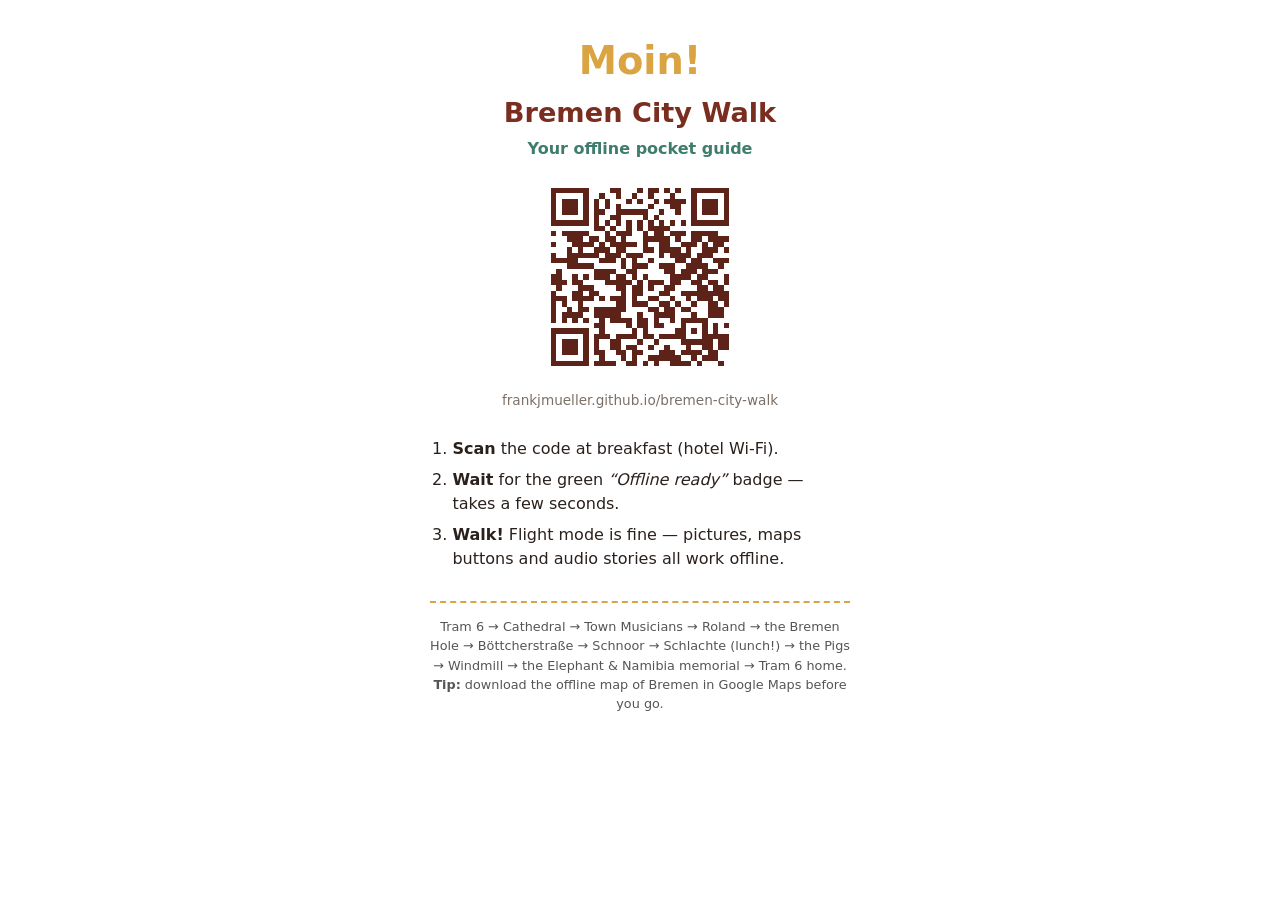
<file: handout.html>
<!DOCTYPE html>
<html lang="en">
<head>
<meta charset="UTF-8">
<meta name="viewport" content="width=device-width, initial-scale=1.0">
<title>Bremen City Walk — Handout</title>
<style>
  @page { size: A5 portrait; margin: 12mm; }
  body {
    font-family: system-ui, "Segoe UI", Roboto, sans-serif;
    color: #2B211C; max-width: 420px; margin: 2rem auto; padding: 0 1rem;
    text-align: center; line-height: 1.5;
  }
  h1 { font-size: 1.7rem; margin: .2rem 0; color: #7A2E20; }
  .sub { color: #3E7D6C; font-weight: 600; margin: 0 0 1rem; }
  img.qr { width: 200px; height: 200px; image-rendering: pixelated; }
  .url { font-size: .85rem; color: #7C6F66; word-break: break-all; margin: .4rem 0 1.2rem; }
  ol { text-align: left; display: inline-block; margin: 0 auto 1rem; padding-left: 1.4em; }
  ol li { margin: .45em 0; }
  .route { font-size: .8rem; color: #555; border-top: 2px dashed #D9A441;
           padding-top: .9rem; margin-top: .4rem; }
  .moin { font-size: 2.4rem; margin: 0; color: #D9A441; font-weight: 800; }
  @media print { body { margin: 0 auto; } }
</style>
</head>
<body>
  <p class="moin">Moin!</p>
  <h1>Bremen City Walk</h1>
  <p class="sub">Your offline pocket guide</p>
  <img class="qr" src="[data-uri]" alt="QR code linking to the Bremen City Walk guide">
  <p class="url">frankjmueller.github.io/bremen-city-walk</p>
  <ol>
    <li><b>Scan</b> the code at breakfast (hotel Wi-Fi).</li>
    <li><b>Wait</b> for the green <i>“Offline ready”</i> badge — takes a few seconds.</li>
    <li><b>Walk!</b> Flight mode is fine — pictures, maps buttons and audio stories all work offline.</li>
  </ol>
  <p class="route">Tram 6 → Cathedral → Town Musicians → Roland → the Bremen Hole →
  Böttcherstraße → Schnoor → Schlachte (lunch!) → the Pigs → Windmill →
  the Elephant &amp; Namibia memorial → Tram 6 home.<br>
  <b>Tip:</b> download the offline map of Bremen in Google Maps before you go.</p>
</body>
</html>
</file>
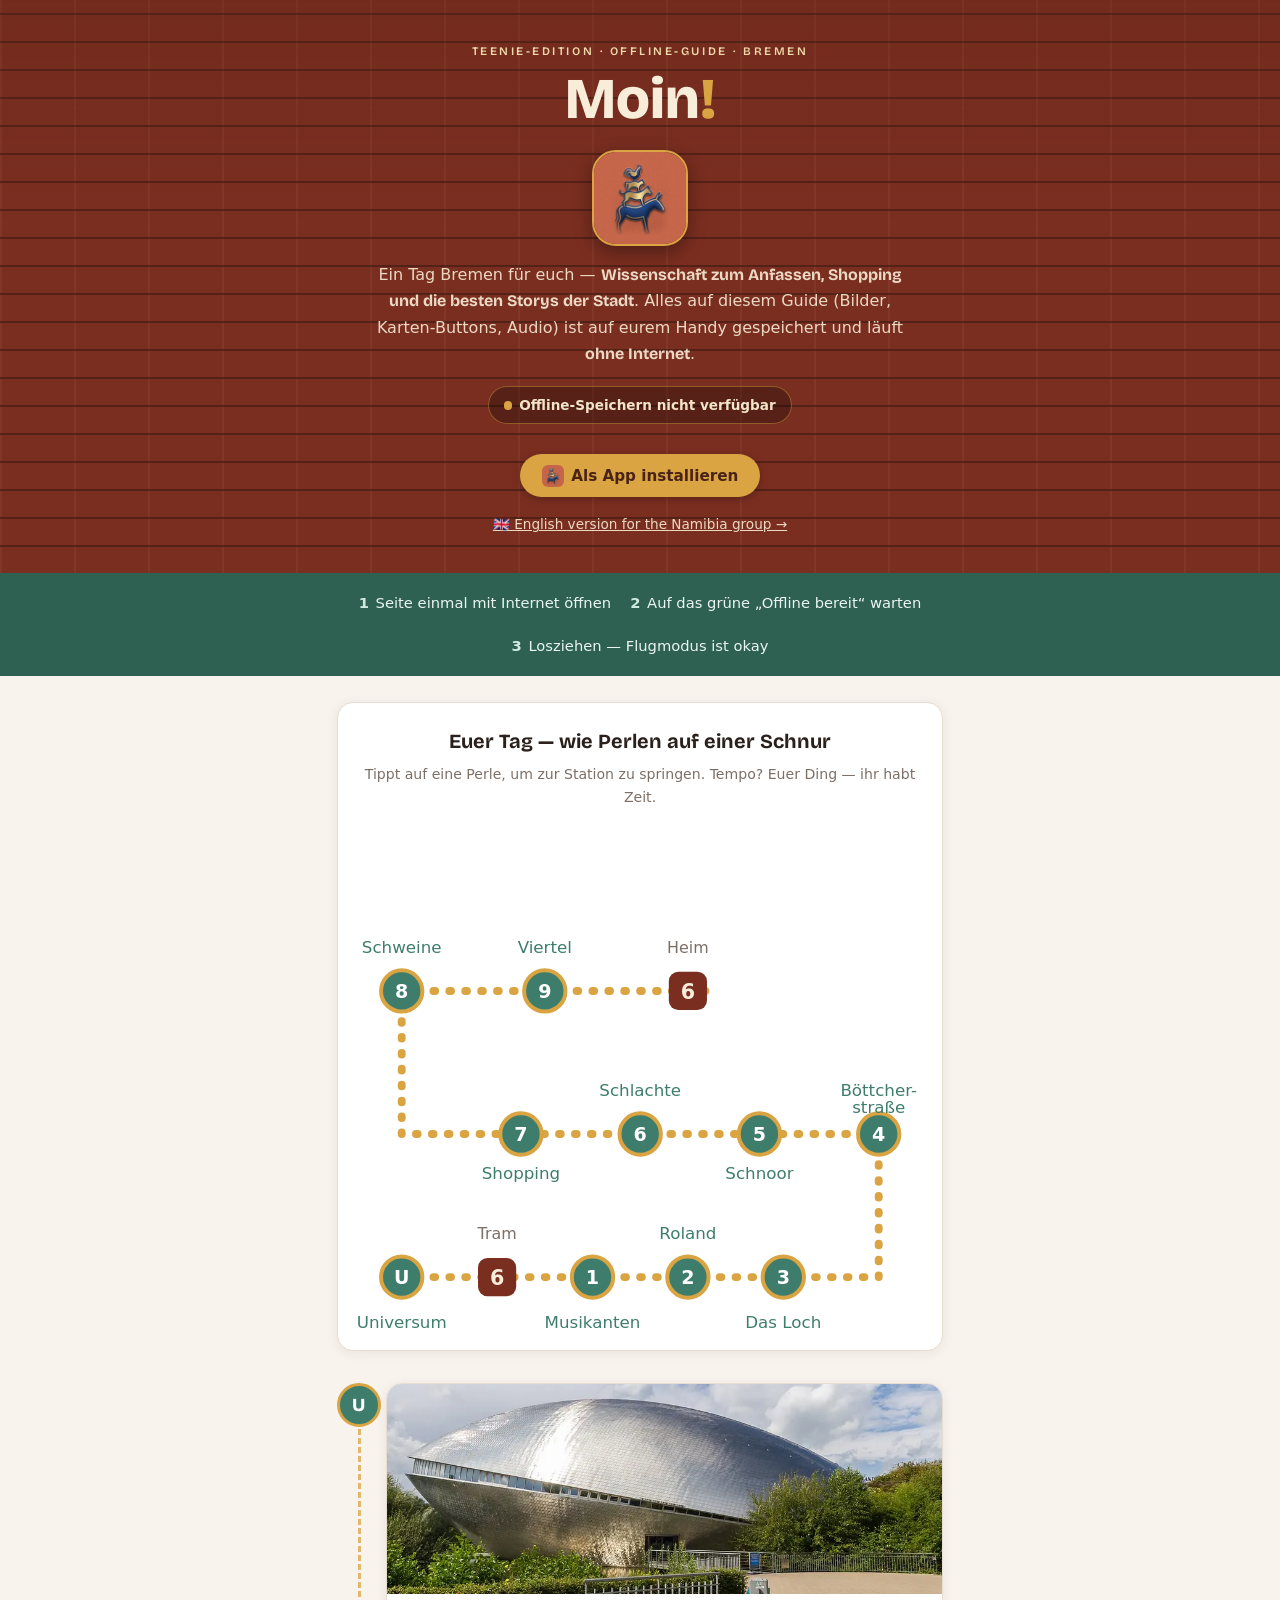
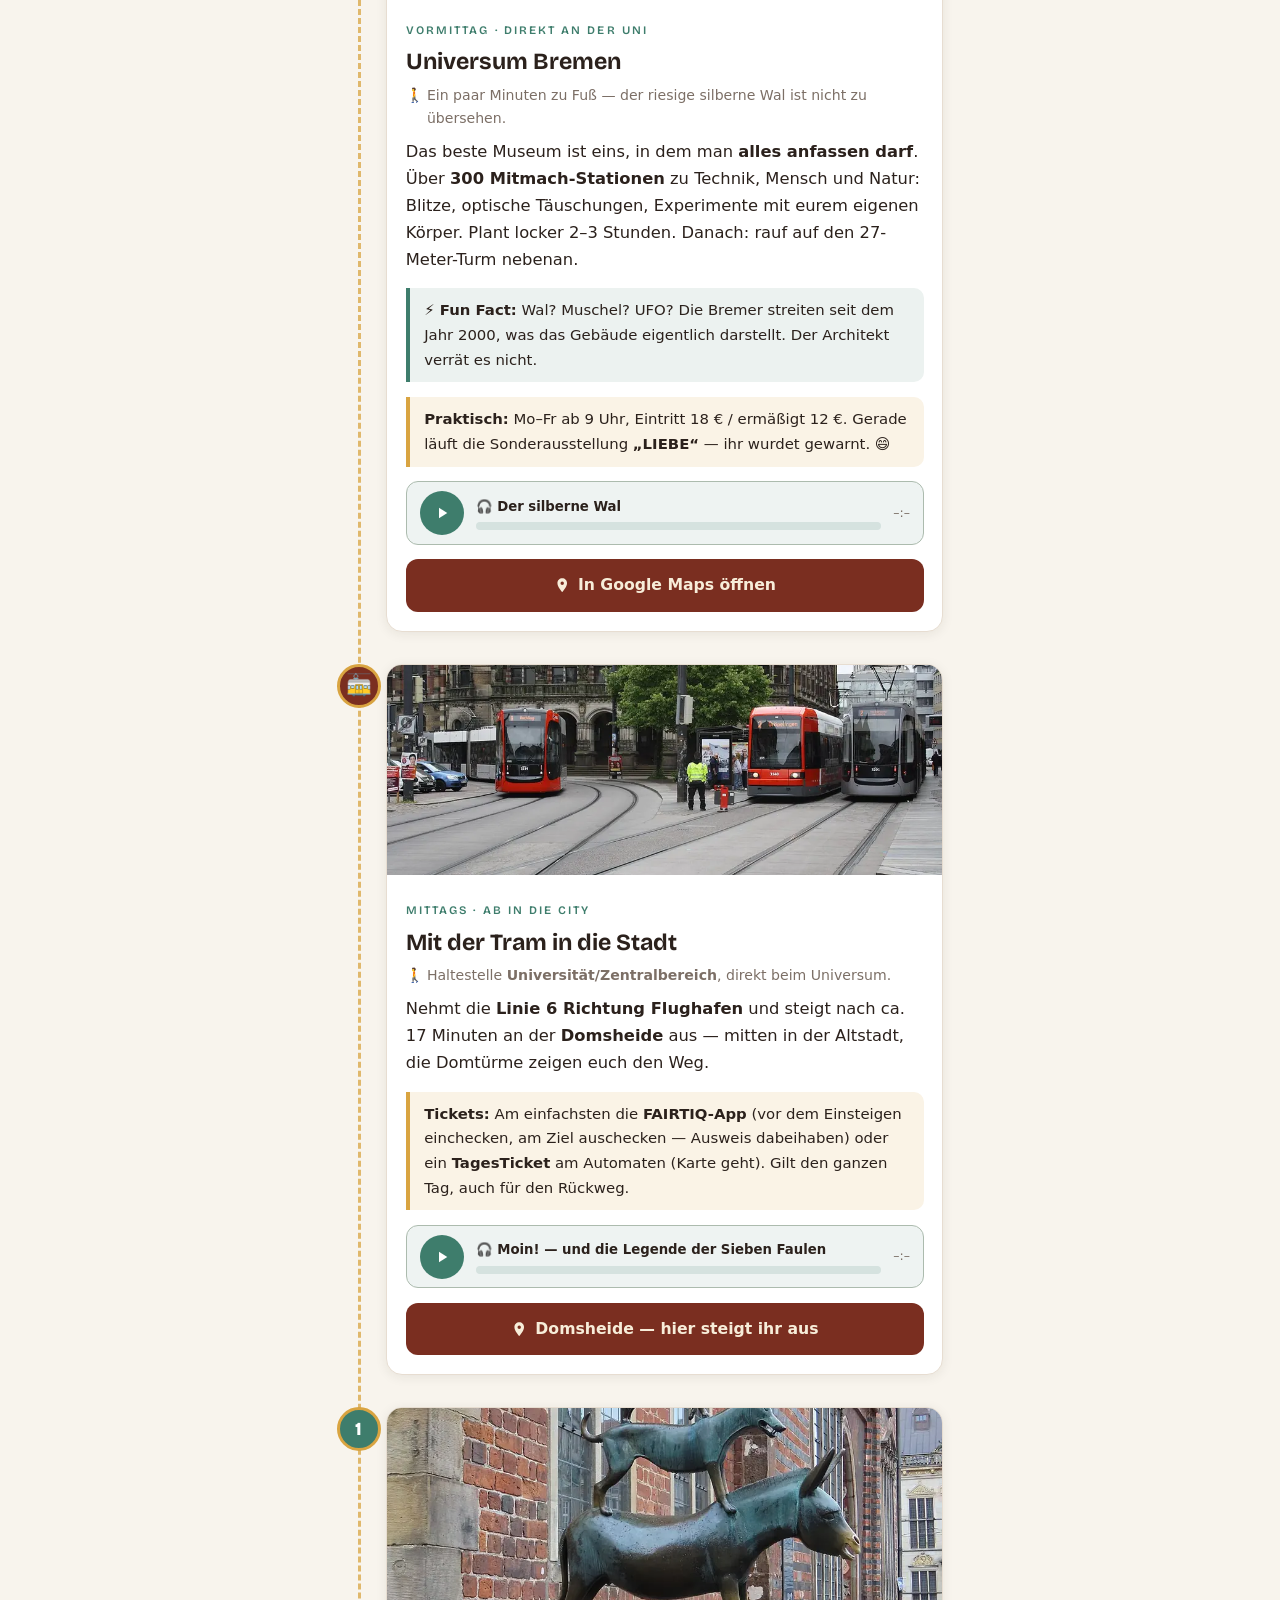
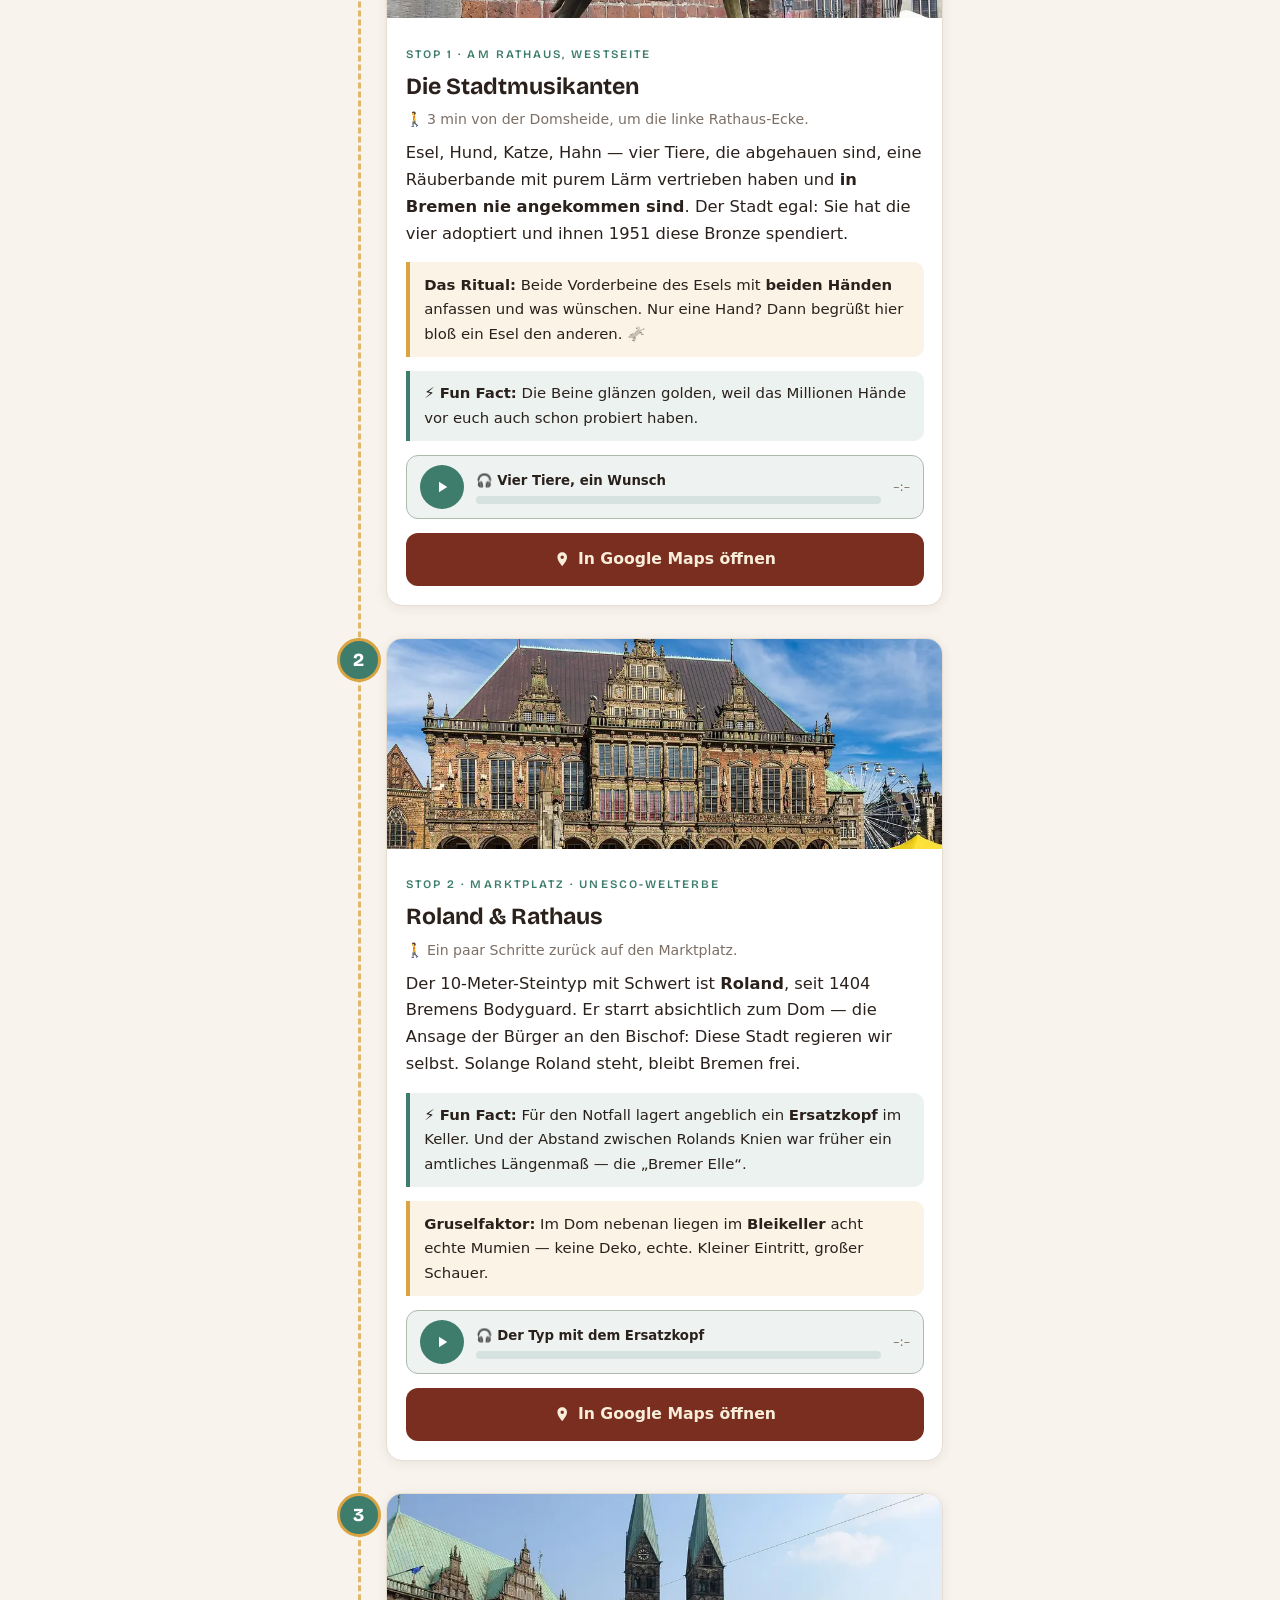
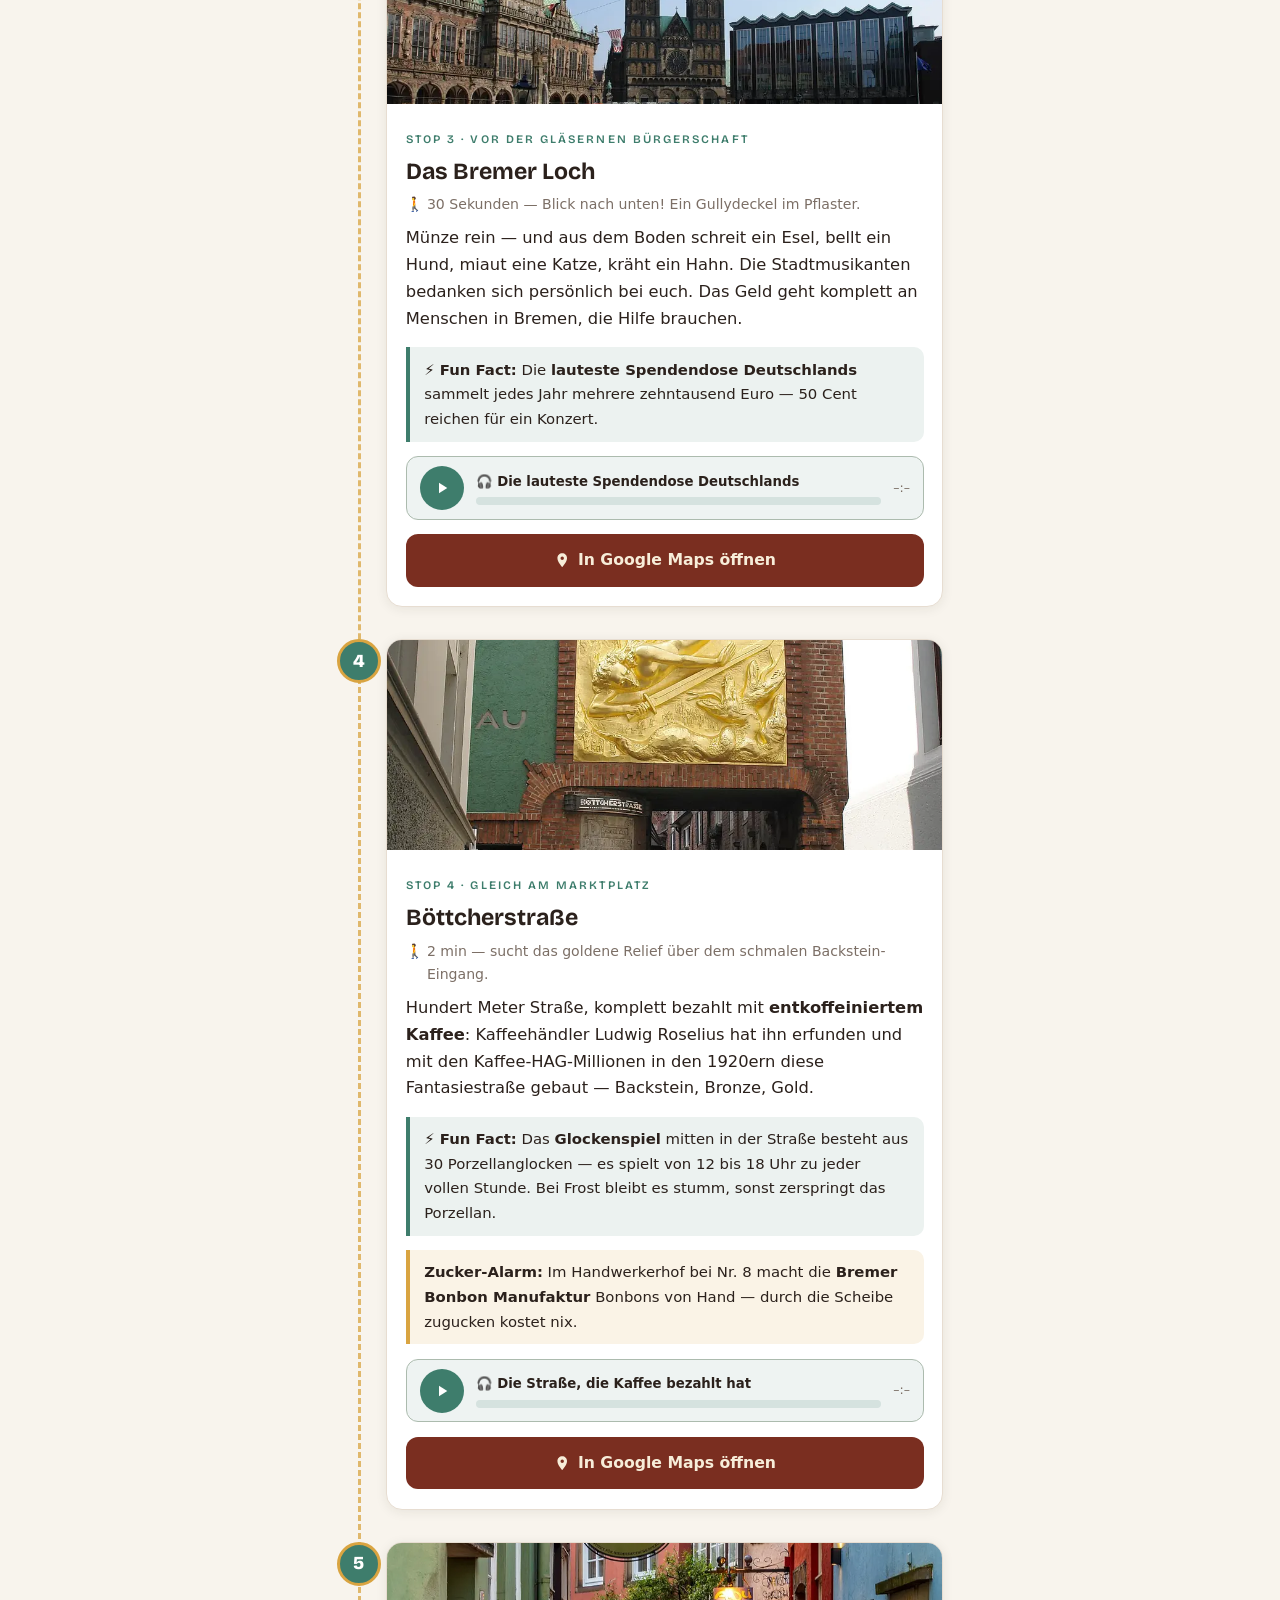
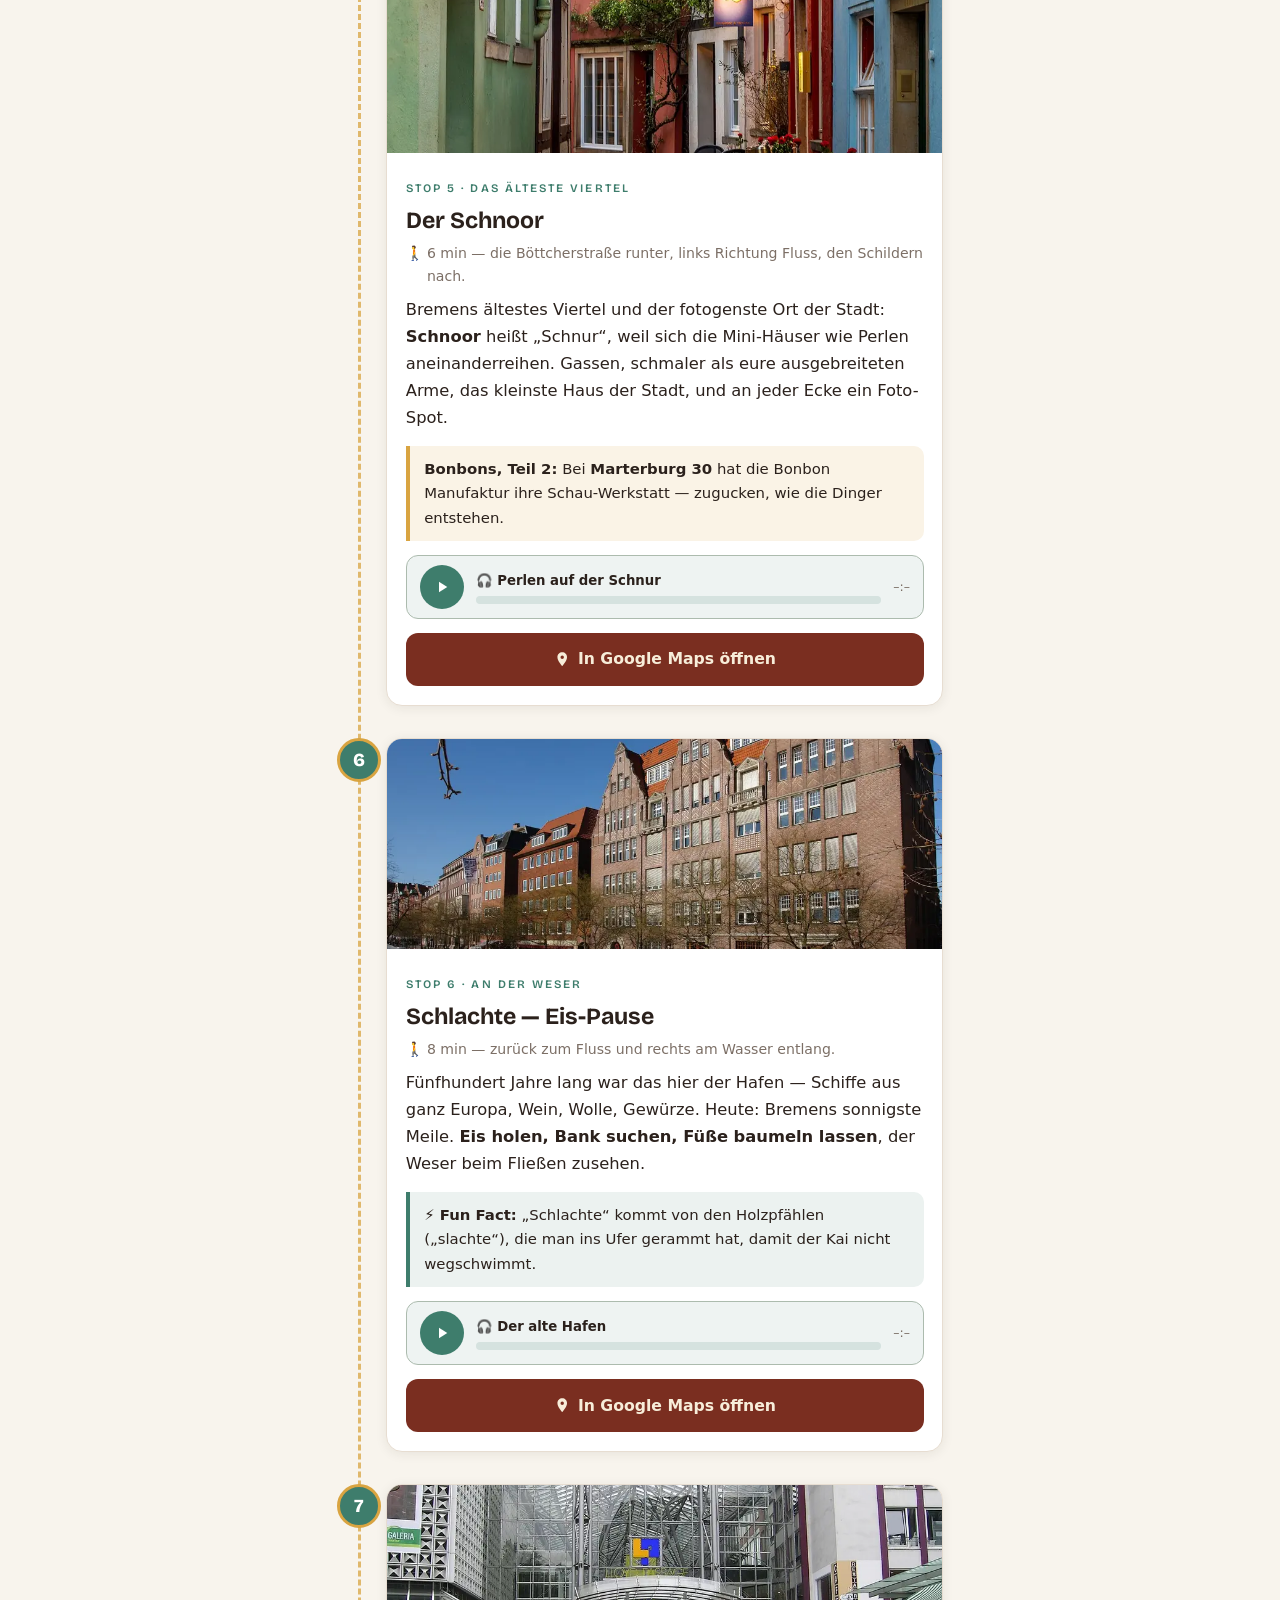
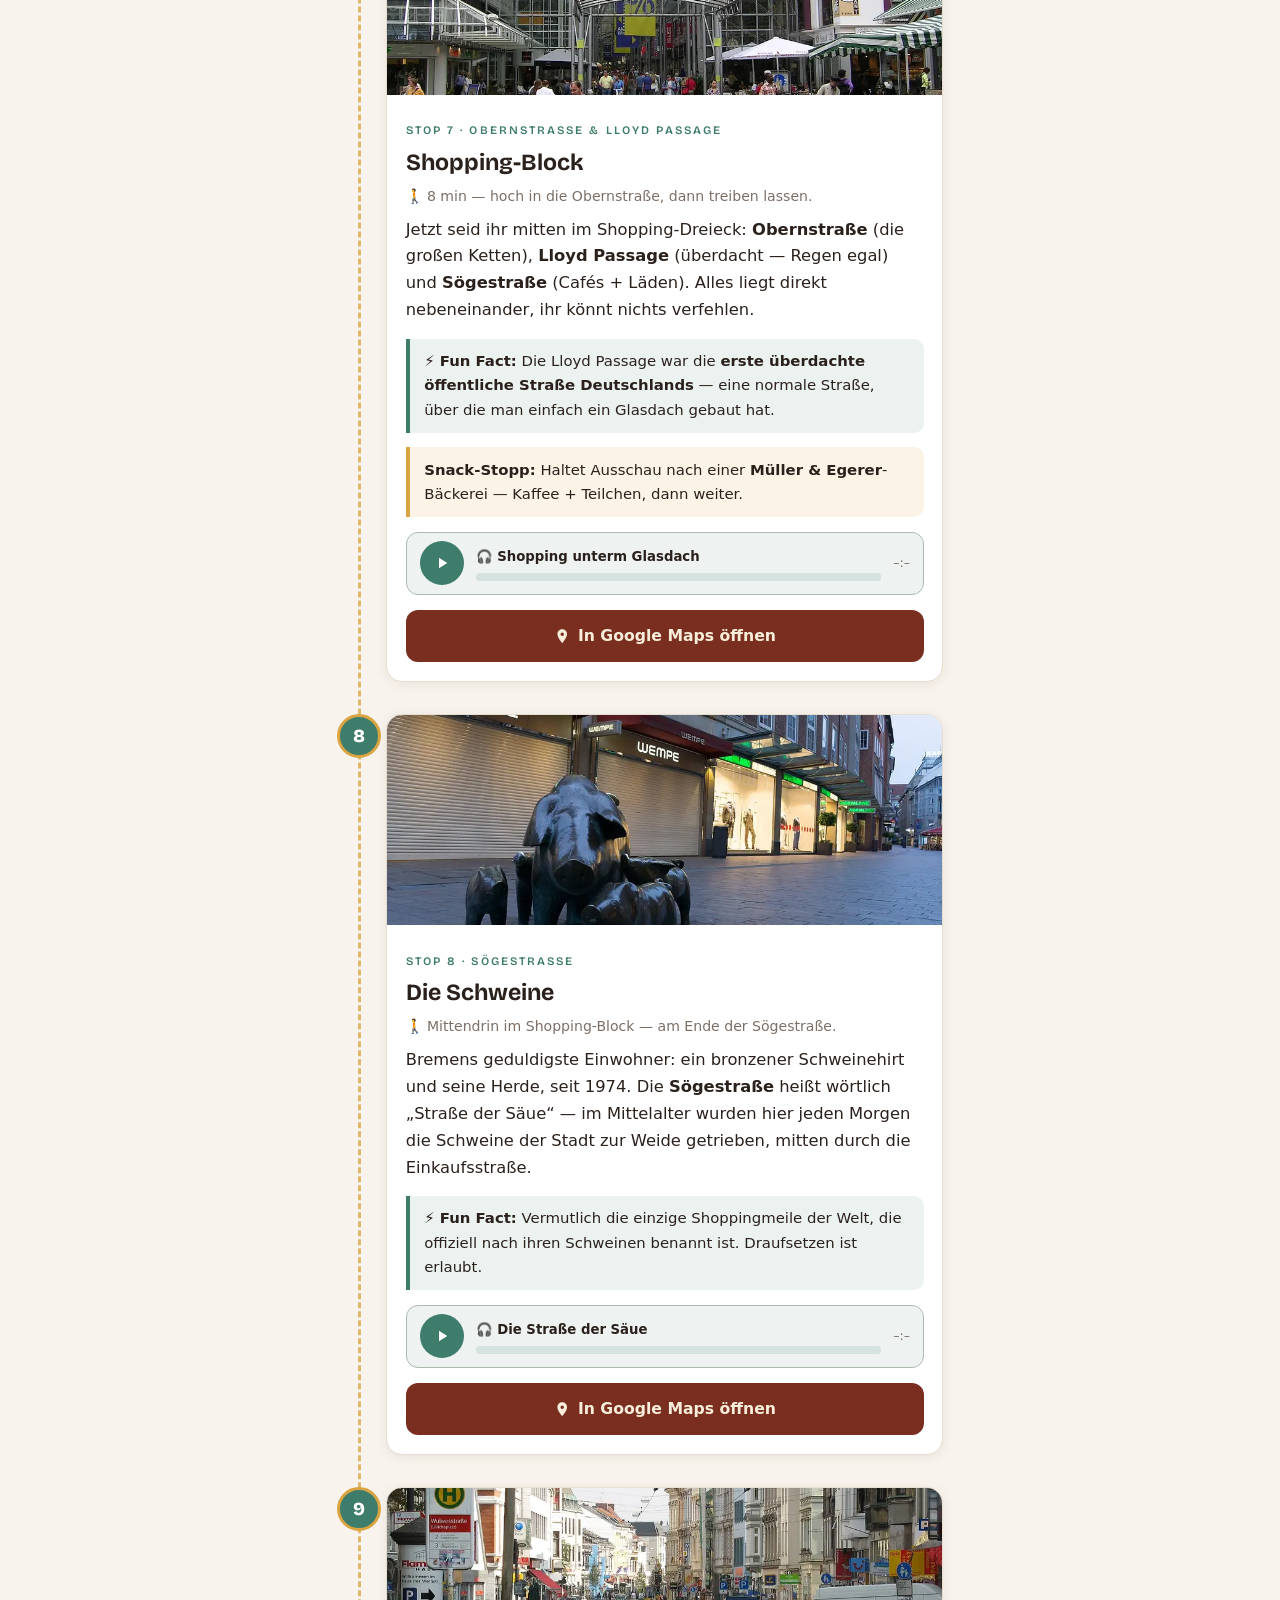
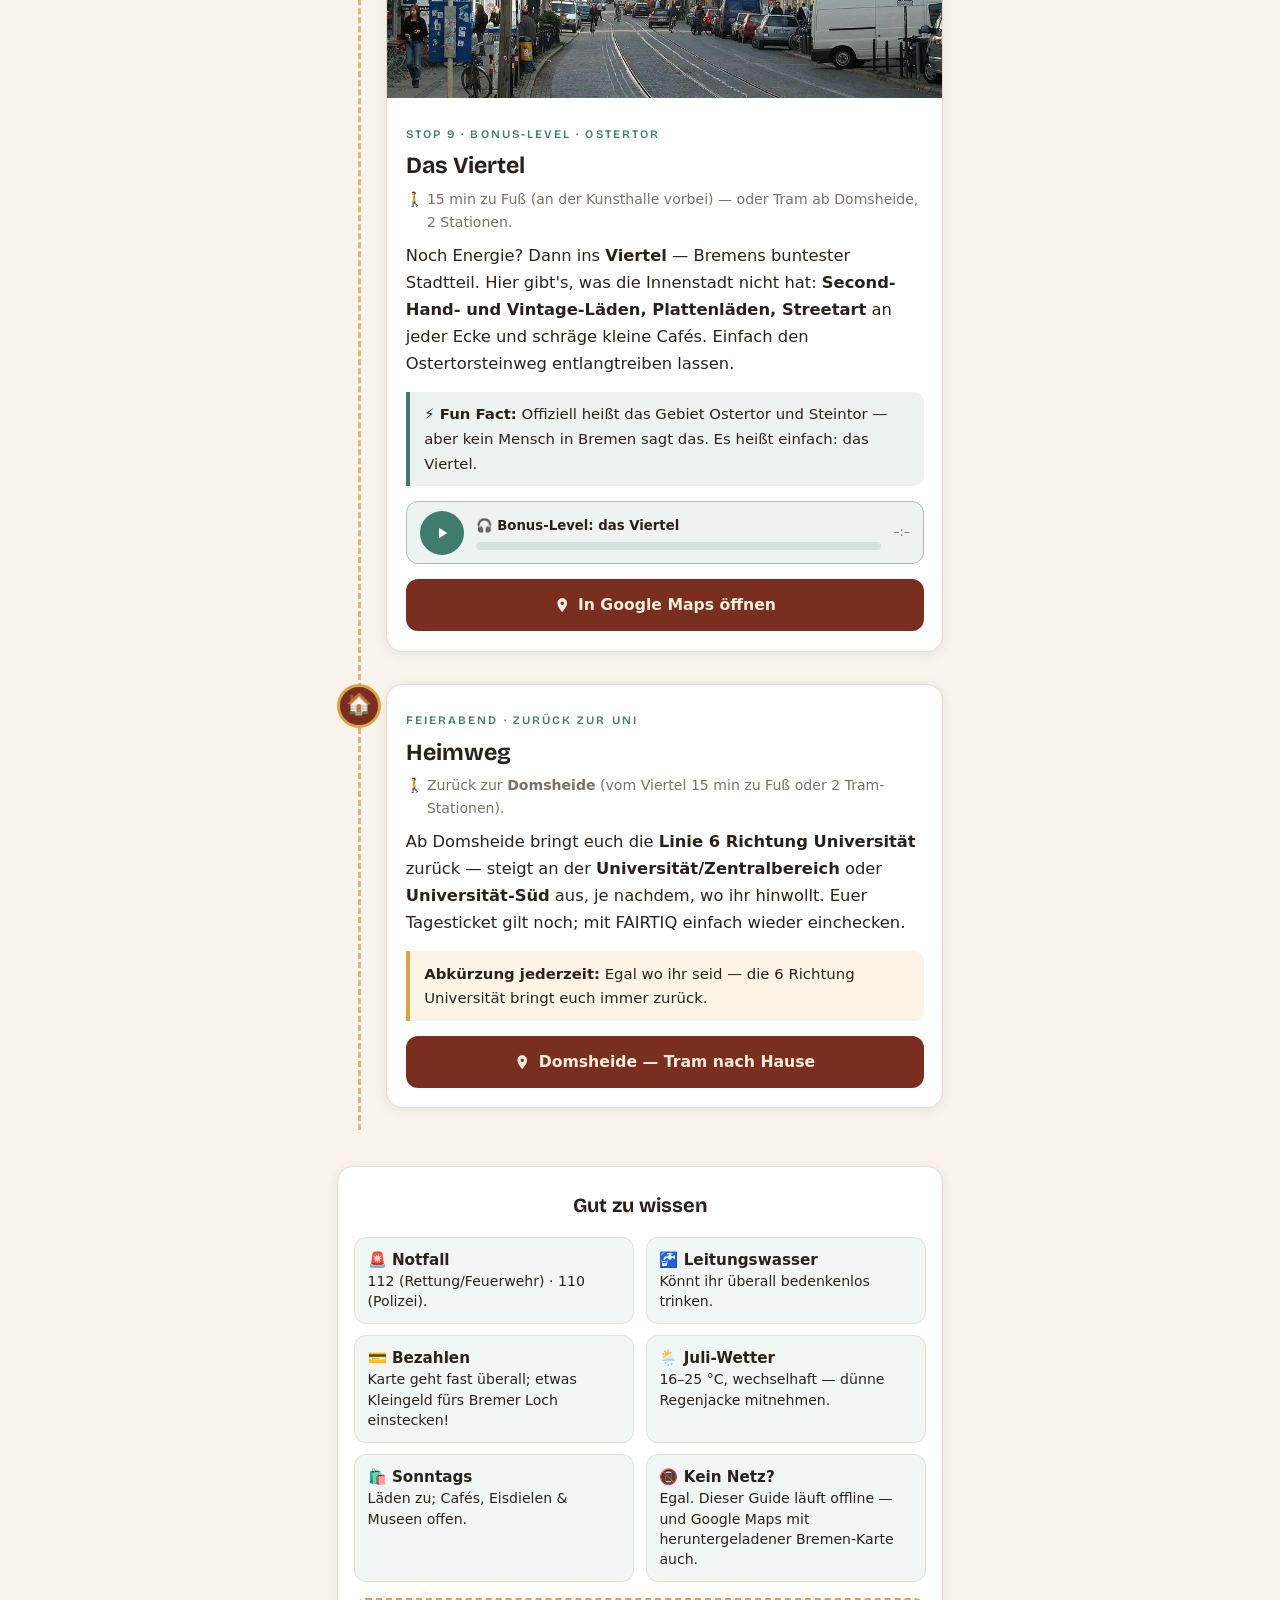
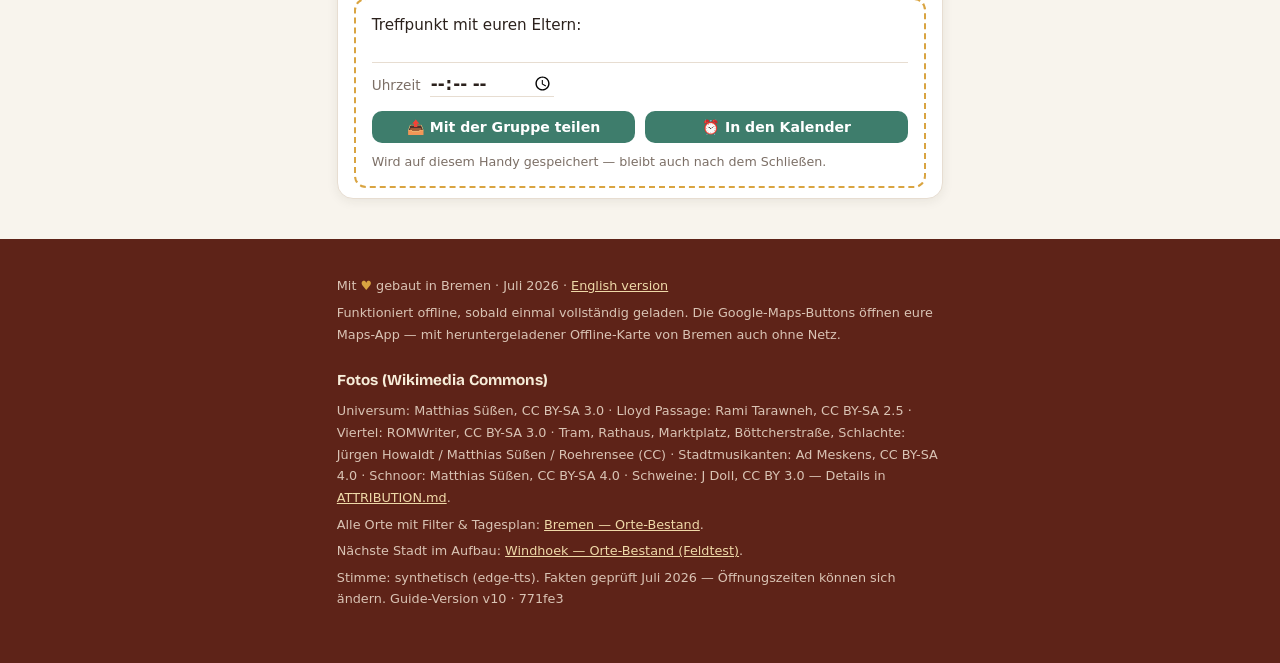
<file: teens.html>
<!DOCTYPE html>
<!-- GENERATED from content/bremen/ + templates/ — edit those, then run: node build.mjs -->
<html lang="de">
<head>
<meta charset="UTF-8">
<meta name="viewport" content="width=device-width, initial-scale=1.0">
<title>Bremen für euch — Teenie-Guide (offline)</title>
<meta name="description" content="Ein Tag Bremen für Teenager: Universum, City, Shopping & die besten Storys — funktioniert komplett offline.">
<meta name="theme-color" content="#7A2E20">
<link rel="manifest" href="manifest.json">
<link rel="icon" href="icons/icon-192.png">
<link rel="apple-touch-icon" href="icons/apple-touch-icon.png">
<style>

/* ————— Bremen material palette: Backstein, Patina, Lichtbringer-Gold ————— */
@font-face{
  font-family:'Bricolage';
  src:url('assets/fonts/bricolage.woff2') format('woff2');
  font-weight:400 800;
  font-display:swap;
}
:root{
  --brick:#7A2E20; --brick-deep:#5E2318;
  --patina:#3E7D6C; --patina-deep:#2F6153;
  --gold:#D9A441; --gold-soft:#EFD9A8;
  --paper:#F8F4ED; --card:#FFFFFF;
  --ink:#2B211C; --muted:#7C6F66; --line:#E7DDD1;
  --shadow:0 2px 12px rgba(43,33,28,.08);
}
@media (prefers-color-scheme: dark){
  :root{
    --paper:#201813; --card:#2B211B;
    --ink:#F1E9DF; --muted:#B5A697; --line:#41342A;
    --gold:#E0AF54; --gold-soft:#8A6A33;
    --shadow:0 2px 14px rgba(0,0,0,.35);
  }
}
*{box-sizing:border-box}
html{scroll-behavior:smooth}
@media (prefers-reduced-motion: reduce){ html{scroll-behavior:auto} }
body{
  margin:0; background:var(--paper); color:var(--ink);
  font-family:system-ui,-apple-system,"Segoe UI",Roboto,sans-serif;
  line-height:1.65; font-size:1.02rem;
  -webkit-text-size-adjust:100%;
}
a{color:var(--patina)}
h1,h2,h3,.eyebrow,.bead,.hero-sub b{font-family:'Bricolage',system-ui,sans-serif}

/* ————— Hero: a brick wall ————— */
.hero{
  background:
    linear-gradient(rgba(94,35,24,.25),rgba(94,35,24,0) 40%),
    repeating-linear-gradient(0deg, transparent 0 26px, rgba(43,20,14,.5) 26px 28px),
    repeating-linear-gradient(90deg, rgba(255,220,180,.05) 0 2px, transparent 2px 74px),
    var(--brick);
  color:#F7EDD9;
  padding:2.6rem 1.3rem 2.2rem;
  text-align:center;
}
.hero .eyebrow{
  letter-spacing:.22em; font-size:.72rem; font-weight:600;
  text-transform:uppercase; color:var(--gold-soft); margin:0 0 .6rem;
}
@media (prefers-color-scheme: dark){ .hero .eyebrow{color:#EFD9A8} }
.hero h1{
  font-size:clamp(2.6rem,11vw,4rem); font-weight:800; margin:0;
  line-height:1.02; color:#F7EDD9;
}
.hero h1 .gold{color:var(--gold)}
.hero-sub{max-width:34rem;margin:1rem auto 0;font-size:1rem;color:#EBD9C4}
.hero-logo{
  display:block;margin:1.3rem auto .4rem;
  width:96px;height:96px;border-radius:24px;
  border:2.5px solid var(--gold);
  box-shadow:0 6px 18px rgba(0,0,0,.35);
}
.lang{
  display:inline-block;margin-top:1rem;color:#EBD9C4;font-size:.85rem;
}
.status{
  display:inline-flex;align-items:center;gap:.5em;
  margin-top:1.2rem;padding:.5em 1.1em;border-radius:999px;
  background:rgba(0,0,0,.28);color:#F3E4C8;font-size:.85rem;font-weight:600;
  border:1px solid rgba(217,164,65,.45);
}
.status.ready{background:var(--patina-deep);border-color:var(--patina);color:#EAF5F0}
.status .dot{width:.6em;height:.6em;border-radius:50%;background:var(--gold);flex:none}
.status.ready .dot{background:#8FD8BF}
@keyframes pulse{50%{opacity:.35}}
.status:not(.ready) .dot{animation:pulse 1.2s ease-in-out infinite}
@media (prefers-reduced-motion: reduce){ .status .dot{animation:none} }

/* ————— Install as app ————— */
.install{
  display:inline-flex;align-items:center;gap:.5em;margin:1rem auto 0;
  background:var(--gold);color:#4A2317;border:none;cursor:pointer;
  padding:.7em 1.4em;border-radius:999px;font-weight:700;font-size:.95rem;
  font-family:inherit;box-shadow:0 2px 8px rgba(0,0,0,.25);
}
.install:active{transform:scale(.97)}
.install img{width:22px;height:22px;border-radius:6px}
.ios-tip{
  max-width:22rem;margin:.9rem auto 0;padding:.8rem 1rem;border-radius:12px;
  background:rgba(0,0,0,.3);border:1px solid rgba(217,164,65,.45);
  color:#F3E4C8;font-size:.88rem;text-align:left;line-height:1.55;
}
.ios-tip .share{
  display:inline-block;border:1.5px solid currentColor;border-radius:4px;
  width:1.1em;height:1.1em;text-align:center;line-height:1.05;font-size:.9em;
  vertical-align:-.15em;
}

/* ————— Shared column ————— */
.wrap{max-width:640px;margin:0 auto;padding:0 1.05rem}

/* ————— How it works strip ————— */
.howto{
  background:var(--patina-deep);color:#EAF5F0;
  padding:1.1rem 1.3rem;font-size:.92rem;
}
.howto .wrap{display:flex;gap:1.2rem;flex-wrap:wrap;justify-content:center;padding:0}
.howto span{display:flex;align-items:center;gap:.45em}
.howto b{color:#CFE9DE}

/* ————— Route map ————— */
.map-card{
  background:var(--card);border:1px solid var(--line);border-radius:16px;
  box-shadow:var(--shadow);margin:1.6rem auto;padding:1.2rem 1rem .6rem;
}
.map-card h2{margin:.2rem 0 0;text-align:center;font-size:1.25rem}
.map-card p{color:var(--muted);text-align:center;font-size:.88rem;margin:.3rem 0 .4rem}
.map-card svg{width:100%;height:auto;display:block}
.map-card svg text{font-family:system-ui,sans-serif}
.map-card svg a:focus circle{stroke-width:5}

/* ————— The string of pearls ————— */
.route{list-style:none;margin:2rem 0 0;padding:0;position:relative}
.route::before{
  content:"";position:absolute;top:10px;bottom:10px;left:21px;
  border-left:3px dashed var(--gold);opacity:.75;
}
.stop{position:relative;padding:0 0 2rem 3.1rem}
.bead{
  position:absolute;left:0;top:0;
  width:44px;height:44px;border-radius:50%;
  background:var(--patina);color:#fff;
  border:3px solid var(--gold);
  display:flex;align-items:center;justify-content:center;
  font-weight:800;font-size:1.15rem;z-index:1;
}
.stop.transit .bead{background:var(--brick);font-size:1.3rem}
.card{
  background:var(--card);border:1px solid var(--line);border-radius:16px;
  box-shadow:var(--shadow);overflow:hidden;
}
.card>img{width:100%;height:210px;object-fit:cover;display:block;background:var(--line)}
.card .pad{padding:1.1rem 1.15rem 1.2rem}
.eyebrow{
  margin:0 0 .25rem;font-size:.72rem;font-weight:600;letter-spacing:.18em;
  text-transform:uppercase;color:var(--patina);
}
.card h2{margin:0 0 .5rem;font-size:1.45rem;font-weight:700;line-height:1.15}
.walk{
  font-size:.88rem;color:var(--muted);margin:.1rem 0 .8rem;
  padding-left:1.5em;position:relative;
}
.walk::before{content:"🚶";position:absolute;left:0}
.card p{margin:.55rem 0}
.tip{
  background:color-mix(in srgb, var(--gold) 13%, var(--card));
  border-left:4px solid var(--gold);
  padding:.65rem .9rem;margin:.9rem 0;border-radius:0 10px 10px 0;
  font-size:.93rem;
}
.tip b{font-weight:700}
.funfact{
  background:color-mix(in srgb, var(--patina) 10%, var(--card));
  border-left:4px solid var(--patina);
  padding:.65rem .9rem;margin:.9rem 0;border-radius:0 10px 10px 0;
  font-size:.93rem;
}
.funfact b{font-weight:700}

/* memorial card — quieter, no gold play */
.stop.memorial .bead{background:var(--ink);border-color:var(--patina)}
.stop.memorial .card{border-color:var(--patina)}
.stop.memorial .tip{background:color-mix(in srgb, var(--patina) 12%, var(--card));border-left-color:var(--patina)}

/* ————— Audio player ————— */
.player{
  display:flex;align-items:center;gap:.75rem;
  background:color-mix(in srgb, var(--patina) 9%, var(--card));
  border:1px solid color-mix(in srgb, var(--patina) 35%, var(--line));
  border-radius:12px;padding:.55rem .8rem;margin:.9rem 0;
}
.player button{
  flex:none;width:44px;height:44px;border-radius:50%;border:none;
  background:var(--patina);color:#fff;cursor:pointer;
  display:flex;align-items:center;justify-content:center;
}
.player button:active{transform:scale(.95)}
.player button svg{width:18px;height:18px;fill:currentColor}
.player .meta{flex:1;min-width:0}
.player .label{font-size:.83rem;font-weight:600;margin:0 0 .3rem;color:var(--ink)}
.player .bar{
  height:8px;border-radius:4px;background:color-mix(in srgb, var(--patina) 22%, var(--card));
  position:relative;cursor:pointer;touch-action:none;
}
.player .fill{position:absolute;inset:0 auto 0 0;width:0%;border-radius:4px;background:var(--patina)}
.player .time{font-size:.78rem;color:var(--muted);font-variant-numeric:tabular-nums;flex:none}

/* ————— Buttons ————— */
.maps{
  display:flex;align-items:center;justify-content:center;gap:.5em;
  background:var(--brick);color:#F7EDD9;text-decoration:none;
  padding:.85em 1em;border-radius:12px;font-weight:700;font-size:.98rem;
  margin-top:.9rem;
}
.maps:active{opacity:.85}
.maps svg{width:1.05em;height:1.05em;fill:currentColor;flex:none}

/* ————— Good to know ————— */
.info-grid{display:grid;grid-template-columns:1fr 1fr;gap:.7rem;margin:.9rem 0}
.info-grid div{
  background:color-mix(in srgb, var(--patina) 7%, var(--card));
  border:1px solid var(--line);border-radius:12px;padding:.7rem .8rem;
  font-size:.88rem;line-height:1.45;
}
.info-grid b{display:block;font-size:.95rem}
.meet{
  border:2px dashed var(--gold);border-radius:12px;
  padding:.8rem 1rem;margin-top:1rem;font-size:.95rem;
}
.meet input{
  display:block;width:100%;min-height:1.5em;font-weight:700;font-size:1.05rem;
  outline:none;border:none;border-bottom:1px solid var(--line);
  background:transparent;color:inherit;font-family:inherit;padding:0;border-radius:0;
}
.meet input:focus{border-bottom-color:var(--gold)}
.meet .meet-row{display:flex;align-items:baseline;gap:.6em;margin-top:.55rem}
.meet .meet-row label{font-size:.85rem;color:var(--muted)}
.meet .meet-row input{display:inline-block;width:auto;min-width:6.5em;flex:0 1 auto}
.meet-actions{display:flex;gap:.6rem;margin-top:.85rem}
.meet-actions button{
  flex:1;background:var(--patina);color:#fff;border:none;border-radius:10px;
  padding:.6em .5em;font-weight:700;font-size:.88rem;font-family:inherit;cursor:pointer;
}
.meet-actions button:active{transform:scale(.97)}
.meet small{color:var(--muted);display:block;margin-top:.55rem}

/* ————— Footer ————— */
footer{
  margin:2.5rem 0 0;padding:2rem 1.3rem 3rem;
  background:var(--brick-deep);color:#D9C3B4;font-size:.8rem;line-height:1.7;
}
footer a{color:var(--gold-soft)}
@media (prefers-color-scheme: dark){ footer a{color:#EFD9A8} }
footer .heart{color:var(--gold);font-style:normal}
footer h3{color:#F7EDD9;font-size:.95rem;margin:1.4rem 0 .4rem}
footer p{margin:.3rem 0}

:focus-visible{outline:3px solid var(--gold);outline-offset:2px;border-radius:4px}

/* teens edition override */
.hero h1{font-size:clamp(2.4rem,10vw,3.6rem)}
</style>
</head>
<body>

<header class="hero">
  <p class="eyebrow">Teenie-Edition · Offline-Guide · Bremen</p>
  <h1>Moin<span class="gold">!</span></h1>
  <img class="hero-logo" src="icons/icon-192.png" alt="" width="96" height="96">
  <p class="hero-sub">Ein Tag Bremen für euch — <b>Wissenschaft zum Anfassen, Shopping
  und die besten Storys der Stadt</b>. Alles auf diesem Guide (Bilder, Karten-Buttons,
  Audio) ist auf eurem Handy gespeichert und läuft <b>ohne Internet</b>.</p>
  <p class="status" id="status"><span class="dot"></span><span id="status-text">Prüfe Offline-Speicher…</span></p>
  <br>
  <button class="install" id="install-btn" hidden>
    <img src="icons/icon-192.png" alt="">
    Als App installieren
  </button>
  <div class="ios-tip" id="install-tip" hidden></div>
  <br>
  <a class="lang" href="index.html">🇬🇧 English version for the Namibia group →</a>
</header>

<div class="howto">
  <div class="wrap">
    <span><b>1</b> Seite einmal mit Internet öffnen</span>
    <span><b>2</b> Auf das grüne „Offline bereit“ warten</span>
    <span><b>3</b> Losziehen — Flugmodus ist okay</span>
  </div>
</div>

<main class="wrap">

  <section class="map-card" aria-label="Routenübersicht">
    <h2>Euer Tag — wie Perlen auf einer Schnur</h2>
    <p>Tippt auf eine Perle, um zur Station zu springen. Tempo? Euer Ding — ihr habt Zeit.</p>
    <svg viewBox="0 0 360 330" role="img" aria-label="Schematische Karte der Route mit allen Stationen">
      <path d="M30,290 H330 V200 H30 V110 H230" fill="none" stroke="#D9A441" stroke-width="5"
            stroke-linejoin="round" stroke-linecap="round" stroke-dasharray="1 9"/>
      <a href="#stop-u"><circle cx="30" cy="290" r="13" fill="#3E7D6C" stroke="#D9A441" stroke-width="2.5"/>
         <text x="30" y="294.5" font-size="12" fill="#fff" text-anchor="middle" font-weight="bold">U</text>
         <text x="30" y="322" font-size="10.5" fill="currentColor" text-anchor="middle">Universum</text></a>
      <g><rect x="78" y="278" width="24" height="24" rx="6" fill="#7A2E20"/>
         <text x="90" y="295" font-size="13" fill="#F7EDD9" text-anchor="middle" font-weight="bold">6</text>
         <text x="90" y="266" font-size="10" fill="#7C6F66" text-anchor="middle">Tram</text></g>
      <a href="#stop-1"><circle cx="150" cy="290" r="13" fill="#3E7D6C" stroke="#D9A441" stroke-width="2.5"/>
         <text x="150" y="294.5" font-size="12" fill="#fff" text-anchor="middle" font-weight="bold">1</text>
         <text x="150" y="322" font-size="10.5" fill="currentColor" text-anchor="middle">Musikanten</text></a>
      <a href="#stop-2"><circle cx="210" cy="290" r="13" fill="#3E7D6C" stroke="#D9A441" stroke-width="2.5"/>
         <text x="210" y="294.5" font-size="12" fill="#fff" text-anchor="middle" font-weight="bold">2</text>
         <text x="210" y="266" font-size="10.5" fill="currentColor" text-anchor="middle">Roland</text></a>
      <a href="#stop-3"><circle cx="270" cy="290" r="13" fill="#3E7D6C" stroke="#D9A441" stroke-width="2.5"/>
         <text x="270" y="294.5" font-size="12" fill="#fff" text-anchor="middle" font-weight="bold">3</text>
         <text x="270" y="322" font-size="10.5" fill="currentColor" text-anchor="middle">Das Loch</text></a>
      <a href="#stop-4"><circle cx="330" cy="200" r="13" fill="#3E7D6C" stroke="#D9A441" stroke-width="2.5"/>
         <text x="330" y="204.5" font-size="12" fill="#fff" text-anchor="middle" font-weight="bold">4</text>
         <text x="330" y="176" font-size="10.5" fill="currentColor" text-anchor="middle">Böttcher-</text>
         <text x="330" y="187" font-size="10.5" fill="currentColor" text-anchor="middle">straße</text></a>
      <a href="#stop-5"><circle cx="255" cy="200" r="13" fill="#3E7D6C" stroke="#D9A441" stroke-width="2.5"/>
         <text x="255" y="204.5" font-size="12" fill="#fff" text-anchor="middle" font-weight="bold">5</text>
         <text x="255" y="228" font-size="10.5" fill="currentColor" text-anchor="middle">Schnoor</text></a>
      <a href="#stop-6"><circle cx="180" cy="200" r="13" fill="#3E7D6C" stroke="#D9A441" stroke-width="2.5"/>
         <text x="180" y="204.5" font-size="12" fill="#fff" text-anchor="middle" font-weight="bold">6</text>
         <text x="180" y="176" font-size="10.5" fill="currentColor" text-anchor="middle">Schlachte</text></a>
      <a href="#stop-7"><circle cx="105" cy="200" r="13" fill="#3E7D6C" stroke="#D9A441" stroke-width="2.5"/>
         <text x="105" y="204.5" font-size="12" fill="#fff" text-anchor="middle" font-weight="bold">7</text>
         <text x="105" y="228" font-size="10.5" fill="currentColor" text-anchor="middle">Shopping</text></a>
      <a href="#stop-8"><circle cx="30" cy="110" r="13" fill="#3E7D6C" stroke="#D9A441" stroke-width="2.5"/>
         <text x="30" y="114.5" font-size="12" fill="#fff" text-anchor="middle" font-weight="bold">8</text>
         <text x="30" y="86" font-size="10.5" fill="currentColor" text-anchor="middle">Schweine</text></a>
      <a href="#stop-9"><circle cx="120" cy="110" r="13" fill="#3E7D6C" stroke="#D9A441" stroke-width="2.5"/>
         <text x="120" y="114.5" font-size="12" fill="#fff" text-anchor="middle" font-weight="bold">9</text>
         <text x="120" y="86" font-size="10.5" fill="currentColor" text-anchor="middle">Viertel</text></a>
      <g><rect x="198" y="98" width="24" height="24" rx="6" fill="#7A2E20"/>
         <text x="210" y="115" font-size="13" fill="#F7EDD9" text-anchor="middle" font-weight="bold">6</text>
         <text x="210" y="86" font-size="10" fill="#7C6F66" text-anchor="middle">Heim</text></g>
    </svg>
  </section>

  <ol class="route">

    <li class="stop" id="stop-u">
      <div class="bead">U</div>
      <article class="card">
        <img src="assets/img/universum.webp" alt="Das silberne, walförmige Gebäude des Universum Bremen">
        <div class="pad">
          <p class="eyebrow">Vormittag · Direkt an der Uni</p>
          <h2>Universum Bremen</h2>
          <p class="walk">Ein paar Minuten zu Fuß — der riesige silberne Wal ist nicht zu übersehen.</p>
          <p>Das beste Museum ist eins, in dem man <b>alles anfassen darf</b>. Über
          <b>300 Mitmach-Stationen</b> zu Technik, Mensch und Natur: Blitze, optische
          Täuschungen, Experimente mit eurem eigenen Körper. Plant locker 2–3 Stunden.
          Danach: rauf auf den 27-Meter-Turm nebenan.</p>
          <div class="funfact"><b>⚡ Fun Fact:</b> Wal? Muschel? UFO? Die Bremer streiten
          seit dem Jahr 2000, was das Gebäude eigentlich darstellt. Der Architekt verrät es nicht.</div>
          <div class="tip"><b>Praktisch:</b> Mo–Fr ab 9 Uhr, Eintritt 18 € / ermäßigt 12 €.
          Gerade läuft die Sonderausstellung <b>„LIEBE“</b> — ihr wurdet gewarnt. 😄</div>
          <div class="player" data-src="assets/audio/de-universum.mp3">
            <button aria-label="Abspielen: Der silberne Wal"><svg viewBox="0 0 24 24"><path d="M8 5v14l11-7z"/></svg></button>
            <div class="meta"><p class="label">🎧 Der silberne Wal</p>
            <div class="bar"><div class="fill"></div></div></div>
            <span class="time">–:–</span>
          </div>
          <a class="maps" href="https://www.google.com/maps/search/?api=1&query=53.10667%2C8.84500" target="_blank" rel="noopener">
            <svg viewBox="0 0 24 24"><path d="M12 2C8.1 2 5 5.1 5 9c0 5.2 7 13 7 13s7-7.8 7-13c0-3.9-3.1-7-7-7zm0 9.5A2.5 2.5 0 1 1 12 6.5a2.5 2.5 0 0 1 0 5z"/></svg>
            In Google Maps öffnen</a>
        </div>
      </article>
    </li>

    <li class="stop transit" id="start">
      <div class="bead" aria-hidden="true">🚋</div>
      <article class="card">
        <img src="assets/img/tram.webp" alt="Straßenbahnen der BSAG an der Domsheide" loading="lazy">
        <div class="pad">
          <p class="eyebrow">Mittags · Ab in die City</p>
          <h2>Mit der Tram in die Stadt</h2>
          <p class="walk">Haltestelle <b>Universität/Zentralbereich</b>, direkt beim Universum.</p>
          <p>Nehmt die <b>Linie 6 Richtung Flughafen</b> und steigt nach ca. 17 Minuten an der
          <b>Domsheide</b> aus — mitten in der Altstadt, die Domtürme zeigen euch den Weg.</p>
          <div class="tip"><b>Tickets:</b> Am einfachsten die <b>FAIRTIQ-App</b> (vor dem
          Einsteigen einchecken, am Ziel auschecken — Ausweis dabeihaben) oder ein
          <b>TagesTicket</b> am Automaten (Karte geht). Gilt den ganzen Tag, auch für den Rückweg.</div>
          <div class="player" data-src="assets/audio/de-willkommen.mp3">
            <button aria-label="Abspielen: Moin und die Sieben Faulen"><svg viewBox="0 0 24 24"><path d="M8 5v14l11-7z"/></svg></button>
            <div class="meta"><p class="label">🎧 Moin! — und die Legende der Sieben Faulen</p>
            <div class="bar"><div class="fill"></div></div></div>
            <span class="time">–:–</span>
          </div>
          <a class="maps" href="https://www.google.com/maps/search/?api=1&query=53.0752%2C8.8086" target="_blank" rel="noopener">
            <svg viewBox="0 0 24 24"><path d="M12 2C8.1 2 5 5.1 5 9c0 5.2 7 13 7 13s7-7.8 7-13c0-3.9-3.1-7-7-7zm0 9.5A2.5 2.5 0 1 1 12 6.5a2.5 2.5 0 0 1 0 5z"/></svg>
            Domsheide — hier steigt ihr aus</a>
        </div>
      </article>
    </li>

    <li class="stop" id="stop-1">
      <div class="bead">1</div>
      <article class="card">
        <img src="assets/img/musicians.webp" alt="Die Bronzestatue der Bremer Stadtmusikanten" loading="lazy">
        <div class="pad">
          <p class="eyebrow">Stop 1 · Am Rathaus, Westseite</p>
          <h2>Die Stadtmusikanten</h2>
          <p class="walk">3 min von der Domsheide, um die linke Rathaus-Ecke.</p>
          <p>Esel, Hund, Katze, Hahn — vier Tiere, die abgehauen sind, eine Räuberbande
          mit purem Lärm vertrieben haben und <b>in Bremen nie angekommen sind</b>.
          Der Stadt egal: Sie hat die vier adoptiert und ihnen 1951 diese Bronze spendiert.</p>
          <div class="tip"><b>Das Ritual:</b> Beide Vorderbeine des Esels mit <b>beiden Händen</b>
          anfassen und was wünschen. Nur eine Hand? Dann begrüßt hier bloß ein Esel den anderen. 🫏</div>
          <div class="funfact"><b>⚡ Fun Fact:</b> Die Beine glänzen golden, weil das
          Millionen Hände vor euch auch schon probiert haben.</div>
          <div class="player" data-src="assets/audio/de-musikanten.mp3">
            <button aria-label="Abspielen: Vier Tiere, ein Wunsch"><svg viewBox="0 0 24 24"><path d="M8 5v14l11-7z"/></svg></button>
            <div class="meta"><p class="label">🎧 Vier Tiere, ein Wunsch</p>
            <div class="bar"><div class="fill"></div></div></div>
            <span class="time">–:–</span>
          </div>
          <a class="maps" href="https://www.google.com/maps/search/?api=1&query=53.07620%2C8.80716" target="_blank" rel="noopener">
            <svg viewBox="0 0 24 24"><path d="M12 2C8.1 2 5 5.1 5 9c0 5.2 7 13 7 13s7-7.8 7-13c0-3.9-3.1-7-7-7zm0 9.5A2.5 2.5 0 1 1 12 6.5a2.5 2.5 0 0 1 0 5z"/></svg>
            In Google Maps öffnen</a>
        </div>
      </article>
    </li>

    <li class="stop" id="stop-2">
      <div class="bead">2</div>
      <article class="card">
        <img src="assets/img/rathaus.webp" alt="Das Bremer Rathaus am Marktplatz" loading="lazy">
        <div class="pad">
          <p class="eyebrow">Stop 2 · Marktplatz · UNESCO-Welterbe</p>
          <h2>Roland &amp; Rathaus</h2>
          <p class="walk">Ein paar Schritte zurück auf den Marktplatz.</p>
          <p>Der 10-Meter-Steintyp mit Schwert ist <b>Roland</b>, seit 1404 Bremens
          Bodyguard. Er starrt absichtlich zum Dom — die Ansage der Bürger an den Bischof:
          Diese Stadt regieren wir selbst. Solange Roland steht, bleibt Bremen frei.</p>
          <div class="funfact"><b>⚡ Fun Fact:</b> Für den Notfall lagert angeblich ein
          <b>Ersatzkopf</b> im Keller. Und der Abstand zwischen Rolands Knien war früher
          ein amtliches Längenmaß — die „Bremer Elle“.</div>
          <div class="tip"><b>Gruselfaktor:</b> Im Dom nebenan liegen im <b>Bleikeller</b>
          acht echte Mumien — keine Deko, echte. Kleiner Eintritt, großer Schauer.</div>
          <div class="player" data-src="assets/audio/de-roland.mp3">
            <button aria-label="Abspielen: Der Typ mit dem Ersatzkopf"><svg viewBox="0 0 24 24"><path d="M8 5v14l11-7z"/></svg></button>
            <div class="meta"><p class="label">🎧 Der Typ mit dem Ersatzkopf</p>
            <div class="bar"><div class="fill"></div></div></div>
            <span class="time">–:–</span>
          </div>
          <a class="maps" href="https://www.google.com/maps/search/?api=1&query=53.07586%2C8.80730" target="_blank" rel="noopener">
            <svg viewBox="0 0 24 24"><path d="M12 2C8.1 2 5 5.1 5 9c0 5.2 7 13 7 13s7-7.8 7-13c0-3.9-3.1-7-7-7zm0 9.5A2.5 2.5 0 1 1 12 6.5a2.5 2.5 0 0 1 0 5z"/></svg>
            In Google Maps öffnen</a>
        </div>
      </article>
    </li>

    <li class="stop" id="stop-3">
      <div class="bead">3</div>
      <article class="card">
        <img src="assets/img/loch.webp" alt="Der Bremer Marktplatz mit Rathaus, Dom und Bürgerschaft" loading="lazy">
        <div class="pad">
          <p class="eyebrow">Stop 3 · Vor der gläsernen Bürgerschaft</p>
          <h2>Das Bremer Loch</h2>
          <p class="walk">30 Sekunden — Blick nach unten! Ein Gullydeckel im Pflaster.</p>
          <p>Münze rein — und aus dem Boden schreit ein Esel, bellt ein Hund, miaut eine
          Katze, kräht ein Hahn. Die Stadtmusikanten bedanken sich persönlich bei euch.
          Das Geld geht komplett an Menschen in Bremen, die Hilfe brauchen.</p>
          <div class="funfact"><b>⚡ Fun Fact:</b> Die <b>lauteste Spendendose Deutschlands</b>
          sammelt jedes Jahr mehrere zehntausend Euro — 50 Cent reichen für ein Konzert.</div>
          <div class="player" data-src="assets/audio/de-loch.mp3">
            <button aria-label="Abspielen: Die lauteste Spendendose Deutschlands"><svg viewBox="0 0 24 24"><path d="M8 5v14l11-7z"/></svg></button>
            <div class="meta"><p class="label">🎧 Die lauteste Spendendose Deutschlands</p>
            <div class="bar"><div class="fill"></div></div></div>
            <span class="time">–:–</span>
          </div>
          <a class="maps" href="https://www.google.com/maps/search/?api=1&query=53.07560%2C8.80785" target="_blank" rel="noopener">
            <svg viewBox="0 0 24 24"><path d="M12 2C8.1 2 5 5.1 5 9c0 5.2 7 13 7 13s7-7.8 7-13c0-3.9-3.1-7-7-7zm0 9.5A2.5 2.5 0 1 1 12 6.5a2.5 2.5 0 0 1 0 5z"/></svg>
            In Google Maps öffnen</a>
        </div>
      </article>
    </li>

    <li class="stop" id="stop-4">
      <div class="bead">4</div>
      <article class="card">
        <img src="assets/img/boettcher.webp" alt="Der goldene Lichtbringer über dem Eingang zur Böttcherstraße" loading="lazy">
        <div class="pad">
          <p class="eyebrow">Stop 4 · Gleich am Marktplatz</p>
          <h2>Böttcherstraße</h2>
          <p class="walk">2 min — sucht das goldene Relief über dem schmalen Backstein-Eingang.</p>
          <p>Hundert Meter Straße, komplett bezahlt mit <b>entkoffeiniertem Kaffee</b>:
          Kaffeehändler Ludwig Roselius hat ihn erfunden und mit den Kaffee-HAG-Millionen
          in den 1920ern diese Fantasiestraße gebaut — Backstein, Bronze, Gold.</p>
          <div class="funfact"><b>⚡ Fun Fact:</b> Das <b>Glockenspiel</b> mitten in der
          Straße besteht aus 30 Porzellanglocken — es spielt von 12 bis 18 Uhr zu jeder
          vollen Stunde. Bei Frost bleibt es stumm, sonst zerspringt das Porzellan.</div>
          <div class="tip"><b>Zucker-Alarm:</b> Im Handwerkerhof bei Nr. 8 macht die
          <b>Bremer Bonbon Manufaktur</b> Bonbons von Hand — durch die Scheibe zugucken kostet nix.</div>
          <div class="player" data-src="assets/audio/de-boettcher.mp3">
            <button aria-label="Abspielen: Die Straße, die Kaffee bezahlt hat"><svg viewBox="0 0 24 24"><path d="M8 5v14l11-7z"/></svg></button>
            <div class="meta"><p class="label">🎧 Die Straße, die Kaffee bezahlt hat</p>
            <div class="bar"><div class="fill"></div></div></div>
            <span class="time">–:–</span>
          </div>
          <a class="maps" href="https://www.google.com/maps/search/?api=1&query=53.07508%2C8.80609" target="_blank" rel="noopener">
            <svg viewBox="0 0 24 24"><path d="M12 2C8.1 2 5 5.1 5 9c0 5.2 7 13 7 13s7-7.8 7-13c0-3.9-3.1-7-7-7zm0 9.5A2.5 2.5 0 1 1 12 6.5a2.5 2.5 0 0 1 0 5z"/></svg>
            In Google Maps öffnen</a>
        </div>
      </article>
    </li>

    <li class="stop" id="stop-5">
      <div class="bead">5</div>
      <article class="card">
        <img src="assets/img/schnoor.webp" alt="Bunte enge Gasse im Schnoorviertel" loading="lazy">
        <div class="pad">
          <p class="eyebrow">Stop 5 · Das älteste Viertel</p>
          <h2>Der Schnoor</h2>
          <p class="walk">6 min — die Böttcherstraße runter, links Richtung Fluss, den Schildern nach.</p>
          <p>Bremens ältestes Viertel und der fotogenste Ort der Stadt: <b>Schnoor</b>
          heißt „Schnur“, weil sich die Mini-Häuser wie Perlen aneinanderreihen.
          Gassen, schmaler als eure ausgebreiteten Arme, das kleinste Haus der Stadt,
          und an jeder Ecke ein Foto-Spot.</p>
          <div class="tip"><b>Bonbons, Teil 2:</b> Bei <b>Marterburg 30</b> hat die Bonbon
          Manufaktur ihre Schau-Werkstatt — zugucken, wie die Dinger entstehen.</div>
          <div class="player" data-src="assets/audio/de-schnoor.mp3">
            <button aria-label="Abspielen: Perlen auf der Schnur"><svg viewBox="0 0 24 24"><path d="M8 5v14l11-7z"/></svg></button>
            <div class="meta"><p class="label">🎧 Perlen auf der Schnur</p>
            <div class="bar"><div class="fill"></div></div></div>
            <span class="time">–:–</span>
          </div>
          <a class="maps" href="https://www.google.com/maps/search/?api=1&query=53.07278%2C8.80972" target="_blank" rel="noopener">
            <svg viewBox="0 0 24 24"><path d="M12 2C8.1 2 5 5.1 5 9c0 5.2 7 13 7 13s7-7.8 7-13c0-3.9-3.1-7-7-7zm0 9.5A2.5 2.5 0 1 1 12 6.5a2.5 2.5 0 0 1 0 5z"/></svg>
            In Google Maps öffnen</a>
        </div>
      </article>
    </li>

    <li class="stop" id="stop-6">
      <div class="bead">6</div>
      <article class="card">
        <img src="assets/img/schlachte.webp" alt="Die Schlachte-Promenade an der Weser" loading="lazy">
        <div class="pad">
          <p class="eyebrow">Stop 6 · An der Weser</p>
          <h2>Schlachte — Eis-Pause</h2>
          <p class="walk">8 min — zurück zum Fluss und rechts am Wasser entlang.</p>
          <p>Fünfhundert Jahre lang war das hier der Hafen — Schiffe aus ganz Europa,
          Wein, Wolle, Gewürze. Heute: Bremens sonnigste Meile. <b>Eis holen, Bank
          suchen, Füße baumeln lassen</b>, der Weser beim Fließen zusehen.</p>
          <div class="funfact"><b>⚡ Fun Fact:</b> „Schlachte“ kommt von den Holzpfählen
          („slachte“), die man ins Ufer gerammt hat, damit der Kai nicht wegschwimmt.</div>
          <div class="player" data-src="assets/audio/de-schlachte.mp3">
            <button aria-label="Abspielen: Der alte Hafen"><svg viewBox="0 0 24 24"><path d="M8 5v14l11-7z"/></svg></button>
            <div class="meta"><p class="label">🎧 Der alte Hafen</p>
            <div class="bar"><div class="fill"></div></div></div>
            <span class="time">–:–</span>
          </div>
          <a class="maps" href="https://www.google.com/maps/search/?api=1&query=53.07611%2C8.80222" target="_blank" rel="noopener">
            <svg viewBox="0 0 24 24"><path d="M12 2C8.1 2 5 5.1 5 9c0 5.2 7 13 7 13s7-7.8 7-13c0-3.9-3.1-7-7-7zm0 9.5A2.5 2.5 0 1 1 12 6.5a2.5 2.5 0 0 1 0 5z"/></svg>
            In Google Maps öffnen</a>
        </div>
      </article>
    </li>

    <li class="stop" id="stop-7">
      <div class="bead">7</div>
      <article class="card">
        <img src="assets/img/lloyd.webp" alt="Der gläserne Eingang der Lloyd Passage" loading="lazy">
        <div class="pad">
          <p class="eyebrow">Stop 7 · Obernstraße &amp; Lloyd Passage</p>
          <h2>Shopping-Block</h2>
          <p class="walk">8 min — hoch in die Obernstraße, dann treiben lassen.</p>
          <p>Jetzt seid ihr mitten im Shopping-Dreieck: <b>Obernstraße</b> (die großen
          Ketten), <b>Lloyd Passage</b> (überdacht — Regen egal) und <b>Sögestraße</b>
          (Cafés + Läden). Alles liegt direkt nebeneinander, ihr könnt nichts verfehlen.</p>
          <div class="funfact"><b>⚡ Fun Fact:</b> Die Lloyd Passage war die <b>erste
          überdachte öffentliche Straße Deutschlands</b> — eine normale Straße, über die
          man einfach ein Glasdach gebaut hat.</div>
          <div class="tip"><b>Snack-Stopp:</b> Haltet Ausschau nach einer
          <b>Müller &amp; Egerer</b>-Bäckerei — Kaffee + Teilchen, dann weiter.</div>
          <div class="player" data-src="assets/audio/de-lloyd.mp3">
            <button aria-label="Abspielen: Shopping unterm Glasdach"><svg viewBox="0 0 24 24"><path d="M8 5v14l11-7z"/></svg></button>
            <div class="meta"><p class="label">🎧 Shopping unterm Glasdach</p>
            <div class="bar"><div class="fill"></div></div></div>
            <span class="time">–:–</span>
          </div>
          <a class="maps" href="https://www.google.com/maps/search/?api=1&query=53.07814%2C8.80468" target="_blank" rel="noopener">
            <svg viewBox="0 0 24 24"><path d="M12 2C8.1 2 5 5.1 5 9c0 5.2 7 13 7 13s7-7.8 7-13c0-3.9-3.1-7-7-7zm0 9.5A2.5 2.5 0 1 1 12 6.5a2.5 2.5 0 0 1 0 5z"/></svg>
            In Google Maps öffnen</a>
        </div>
      </article>
    </li>

    <li class="stop" id="stop-8">
      <div class="bead">8</div>
      <article class="card">
        <img src="assets/img/pigs.webp" alt="Die Bronzeschweine in der Sögestraße" loading="lazy">
        <div class="pad">
          <p class="eyebrow">Stop 8 · Sögestraße</p>
          <h2>Die Schweine</h2>
          <p class="walk">Mittendrin im Shopping-Block — am Ende der Sögestraße.</p>
          <p>Bremens geduldigste Einwohner: ein bronzener Schweinehirt und seine Herde,
          seit 1974. Die <b>Sögestraße</b> heißt wörtlich „Straße der Säue“ — im
          Mittelalter wurden hier jeden Morgen die Schweine der Stadt zur Weide getrieben,
          mitten durch die Einkaufsstraße.</p>
          <div class="funfact"><b>⚡ Fun Fact:</b> Vermutlich die einzige Shoppingmeile
          der Welt, die offiziell nach ihren Schweinen benannt ist. Draufsetzen ist erlaubt.</div>
          <div class="player" data-src="assets/audio/de-schweine.mp3">
            <button aria-label="Abspielen: Die Straße der Säue"><svg viewBox="0 0 24 24"><path d="M8 5v14l11-7z"/></svg></button>
            <div class="meta"><p class="label">🎧 Die Straße der Säue</p>
            <div class="bar"><div class="fill"></div></div></div>
            <span class="time">–:–</span>
          </div>
          <a class="maps" href="https://www.google.com/maps/search/?api=1&query=53.07798%2C8.80800" target="_blank" rel="noopener">
            <svg viewBox="0 0 24 24"><path d="M12 2C8.1 2 5 5.1 5 9c0 5.2 7 13 7 13s7-7.8 7-13c0-3.9-3.1-7-7-7zm0 9.5A2.5 2.5 0 1 1 12 6.5a2.5 2.5 0 0 1 0 5z"/></svg>
            In Google Maps öffnen</a>
        </div>
      </article>
    </li>

    <li class="stop" id="stop-9">
      <div class="bead">9</div>
      <article class="card">
        <img src="assets/img/viertel.webp" alt="Der Ostertorsteinweg im Bremer Viertel mit Läden und Straßenbahnschienen" loading="lazy">
        <div class="pad">
          <p class="eyebrow">Stop 9 · Bonus-Level · Ostertor</p>
          <h2>Das Viertel</h2>
          <p class="walk">15 min zu Fuß (an der Kunsthalle vorbei) — oder Tram ab Domsheide, 2 Stationen.</p>
          <p>Noch Energie? Dann ins <b>Viertel</b> — Bremens buntester Stadtteil.
          Hier gibt's, was die Innenstadt nicht hat: <b>Second-Hand- und Vintage-Läden,
          Plattenläden, Streetart</b> an jeder Ecke und schräge kleine Cafés.
          Einfach den Ostertorsteinweg entlangtreiben lassen.</p>
          <div class="funfact"><b>⚡ Fun Fact:</b> Offiziell heißt das Gebiet Ostertor
          und Steintor — aber kein Mensch in Bremen sagt das. Es heißt einfach: das Viertel.</div>
          <div class="player" data-src="assets/audio/de-viertel.mp3">
            <button aria-label="Abspielen: Bonus-Level Viertel"><svg viewBox="0 0 24 24"><path d="M8 5v14l11-7z"/></svg></button>
            <div class="meta"><p class="label">🎧 Bonus-Level: das Viertel</p>
            <div class="bar"><div class="fill"></div></div></div>
            <span class="time">–:–</span>
          </div>
          <a class="maps" href="https://www.google.com/maps/search/?api=1&query=53.07271%2C8.81994" target="_blank" rel="noopener">
            <svg viewBox="0 0 24 24"><path d="M12 2C8.1 2 5 5.1 5 9c0 5.2 7 13 7 13s7-7.8 7-13c0-3.9-3.1-7-7-7zm0 9.5A2.5 2.5 0 1 1 12 6.5a2.5 2.5 0 0 1 0 5z"/></svg>
            In Google Maps öffnen</a>
        </div>
      </article>
    </li>

    <li class="stop transit" id="home">
      <div class="bead" aria-hidden="true">🏠</div>
      <article class="card">
        <div class="pad">
          <p class="eyebrow">Feierabend · Zurück zur Uni</p>
          <h2>Heimweg</h2>
          <p class="walk">Zurück zur <b>Domsheide</b> (vom Viertel 15 min zu Fuß oder 2 Tram-Stationen).</p>
          <p>Ab Domsheide bringt euch die <b>Linie 6 Richtung Universität</b> zurück —
          steigt an der <b>Universität/Zentralbereich</b> oder <b>Universität-Süd</b> aus,
          je nachdem, wo ihr hinwollt. Euer Tagesticket gilt noch; mit FAIRTIQ einfach
          wieder einchecken.</p>
          <div class="tip"><b>Abkürzung jederzeit:</b> Egal wo ihr seid — die 6 Richtung
          Universität bringt euch immer zurück.</div>
          <a class="maps" href="https://www.google.com/maps/search/?api=1&query=53.0752%2C8.8086" target="_blank" rel="noopener">
            <svg viewBox="0 0 24 24"><path d="M12 2C8.1 2 5 5.1 5 9c0 5.2 7 13 7 13s7-7.8 7-13c0-3.9-3.1-7-7-7zm0 9.5A2.5 2.5 0 1 1 12 6.5a2.5 2.5 0 0 1 0 5z"/></svg>
            Domsheide — Tram nach Hause</a>
        </div>
      </article>
    </li>
  </ol>

  <section class="map-card" aria-label="Praktische Infos">
    <h2>Gut zu wissen</h2>
    <div class="info-grid">
      <div><b>🚨 Notfall</b>112 (Rettung/Feuerwehr) · 110 (Polizei).</div>
      <div><b>🚰 Leitungswasser</b>Könnt ihr überall bedenkenlos trinken.</div>
      <div><b>💳 Bezahlen</b>Karte geht fast überall; etwas Kleingeld fürs Bremer Loch einstecken!</div>
      <div><b>🌦️ Juli-Wetter</b>16–25 °C, wechselhaft — dünne Regenjacke mitnehmen.</div>
      <div><b>🛍️ Sonntags</b>Läden zu; Cafés, Eisdielen &amp; Museen offen.</div>
      <div><b>📵 Kein Netz?</b>Egal. Dieser Guide läuft offline — und Google Maps mit
      heruntergeladener Bremen-Karte auch.</div>
    </div>
    <div class="meet">
      <label for="meet-place">Treffpunkt mit euren Eltern:</label>
      <input id="meet-place" type="text" maxlength="120" autocomplete="off" spellcheck="false">
      <div class="meet-row">
        <label for="meet-time">Uhrzeit</label>
        <input id="meet-time" type="time">
      </div>
      <div class="meet-actions">
        <button type="button" id="meet-share">📤 Mit der Gruppe teilen</button>
        <button type="button" id="meet-cal">⏰ In den Kalender</button>
      </div>
      <small id="meet-note">Wird auf diesem Handy gespeichert — bleibt auch nach dem Schließen.</small>
    </div>
  </section>

</main>

<footer>
  <div class="wrap">
    <p>Mit <span class="heart">♥</span> gebaut in Bremen · Juli 2026 ·
    <a href="index.html">English version</a></p>
    <p>Funktioniert offline, sobald einmal vollständig geladen. Die Google-Maps-Buttons
    öffnen eure Maps-App — mit heruntergeladener Offline-Karte von Bremen auch ohne Netz.</p>
    <h3>Fotos (Wikimedia Commons)</h3>
    <p>
      Universum: Matthias Süßen, CC BY-SA 3.0 ·
      Lloyd Passage: Rami Tarawneh, CC BY-SA 2.5 ·
      Viertel: ROMWriter, CC BY-SA 3.0 ·
      Tram, Rathaus, Marktplatz, Böttcherstraße, Schlachte: Jürgen Howaldt / Matthias Süßen / Roehrensee (CC) ·
      Stadtmusikanten: Ad Meskens, CC BY-SA 4.0 ·
      Schnoor: Matthias Süßen, CC BY-SA 4.0 ·
      Schweine: J Doll, CC BY 3.0 — Details in
      <a href="https://github.com/frankjmueller/bremen-city-walk/blob/main/ATTRIBUTION.md">ATTRIBUTION.md</a>.
    </p>
    <p>Alle Orte mit Filter &amp; Tagesplan: <a href="bremen-orte.html">Bremen — Orte-Bestand</a>.</p>
    <p>Nächste Stadt im Aufbau: <a href="windhoek.html">Windhoek — Orte-Bestand (Feldtest)</a>.</p>
    <p>Stimme: synthetisch (edge-tts). Fakten geprüft Juli 2026 — Öffnungszeiten können sich ändern.
    <span id="version">Guide-Version v10 · 771fe3</span></p>
  </div>
</footer>

<script>
/* Shared page script — rendered per edition by build.mjs.
   CFG is injected at build time (strings, localStorage key). */
const CFG = {
  "meetKey": "bremen-walk-meet-teens",
  "statusUnsupported": "Offline-Speichern wird von diesem Browser nicht unterstützt",
  "statusFileProto": "Über den Web-Link öffnen, um den Offline-Modus zu aktivieren",
  "statusSaving": "Guide wird für offline gespeichert…",
  "statusProgress": "Wird gespeichert… {c}/{t}",
  "statusReady": "Offline bereit — Flugmodus ist okay ✓",
  "statusUnavailable": "Offline-Speichern nicht verfügbar",
  "statusIncomplete": "Offline unvollständig — {n} Dateien fehlen. Zum Wiederholen antippen.",
  "statusRetrying": "Versuche erneut…",
  "audioMissing": "Audio noch nicht gespeichert — Guide einmal mit Internet öffnen.",
  "iosTip": "<b>Auf dem iPhone / iPad:</b> unten in Safari den <span class=\"share\">⇧</span> Teilen-Button antippen, runterscrollen und <b>„Zum Home-Bildschirm“</b> wählen. Der Guide öffnet sich dann als Vollbild-App — ohne Browserleisten, offline.",
  "androidTip": "<b>Auf Android:</b> oben rechts in Chrome das <b>⋮-Menü</b> antippen und <b>„Zum Startbildschirm hinzufügen“</b> → <b>„Installieren“</b> wählen. (Samsung Internet: Menü → „Seite hinzufügen zu“ → „Startbildschirm“.) Der Guide öffnet sich dann als Vollbild-App — ohne Browserleisten, offline.",
  "meetHint": "Wird auf diesem Handy gespeichert — bleibt auch nach dem Schließen.",
  "meetAdopted": "Geteilter Treffpunkt übernommen ✓",
  "meetCopied": "Link kopiert — schickt ihn an eure Gruppe.",
  "meetNeedTime": "Erst eine Uhrzeit wählen.",
  "shareTitle": "Bremen City Walk — Treffpunkt",
  "icsSummaryPrefix": "Treffpunkt: ",
  "icsFallback": "Treffpunkt Bremen City Walk",
  "icsAlarm": "Treffpunkt in 15 Minuten"
};

/* ————— Service worker: register + progress + visible failures ————— */
(function () {
  const statusEl = document.getElementById('status');
  const textEl = document.getElementById('status-text');

  function setStatus(ready, text) {
    statusEl.classList.toggle('ready', ready);
    textEl.textContent = text;
  }

  if (!('serviceWorker' in navigator)) {
    setStatus(false, CFG.statusUnsupported);
    return;
  }
  if (location.protocol === 'file:') {
    setStatus(false, CFG.statusFileProto);
    return;
  }

  // when a new guide version takes over, reload once so everyone
  // always sees the latest content without manual cache-fiddling
  // (skipped on first visit, where the SW claims the page mid-precache)
  const hadController = !!navigator.serviceWorker.controller;
  let refreshing = false;
  navigator.serviceWorker.addEventListener('controllerchange', () => {
    if (refreshing || !hadController) return;
    refreshing = true;
    location.reload();
  });

  // ask the browser not to evict our cache after 7 idle days (iOS!)
  if (navigator.storage && navigator.storage.persist) {
    navigator.storage.persist().catch(() => {});
  }

  let retryArmed = false;
  statusEl.addEventListener('click', () => {
    if (!retryArmed) return;
    retryArmed = false;
    setStatus(false, CFG.statusRetrying);
    navigator.serviceWorker.ready.then(reg => {
      if (reg.active) reg.active.postMessage({ type: 'RETRY' });
      poll();
    });
  });

  let pollTimer = null;
  function poll() {
    clearInterval(pollTimer);
    let tries = 0;
    pollTimer = setInterval(() => {
      tries++;
      navigator.serviceWorker.ready.then(reg => {
        const sw = reg.active;
        if (!sw) return;
        const ch = new MessageChannel();
        ch.port1.onmessage = e => {
          const { cached, total, missing, settled } = e.data;
          if (cached >= total) {
            clearInterval(pollTimer);
            setStatus(true, CFG.statusReady);
          } else if (settled && missing > 0) {
            // precache finished but some files failed — say so, offer retry
            clearInterval(pollTimer);
            retryArmed = true;
            setStatus(false, CFG.statusIncomplete.replace('{n}', missing));
          } else {
            setStatus(false, CFG.statusProgress.replace('{c}', cached).replace('{t}', total));
          }
        };
        sw.postMessage({ type: 'STATUS' }, [ch.port2]);
      });
      if (tries > 240) clearInterval(pollTimer); // give up quietly after ~3 min
    }, 800);
  }

  navigator.serviceWorker.register('sw.js').then(reg => {
    // check for a newer version on every visit
    reg.update();
    setStatus(false, CFG.statusSaving);
    poll();
  }).catch(() => {
    setStatus(false, CFG.statusUnavailable);
  });
})();

/* ————— Audio players ————— */
(function () {
  const players = document.querySelectorAll('.player');
  let current = null;

  const PLAY = '<path d="M8 5v14l11-7z"/>';
  const PAUSE = '<path d="M6 5h4v14H6zM14 5h4v14h-4z"/>';

  function fmt(s) {
    if (!isFinite(s)) return '–:–';
    const m = Math.floor(s / 60), r = Math.floor(s % 60);
    return m + ':' + String(r).padStart(2, '0');
  }

  players.forEach(p => {
    const btn = p.querySelector('button');
    const fill = p.querySelector('.fill');
    const bar = p.querySelector('.bar');
    const time = p.querySelector('.time');
    let audio = null;

    function ensureAudio() {
      if (audio) return audio;
      audio = new Audio(p.dataset.src);
      audio.preload = 'metadata';
      audio.addEventListener('loadedmetadata', () => { time.textContent = fmt(audio.duration); });
      audio.addEventListener('timeupdate', () => {
        if (audio.duration) fill.style.width = (audio.currentTime / audio.duration * 100) + '%';
        time.textContent = fmt(audio.duration - audio.currentTime);
      });
      audio.addEventListener('ended', () => {
        btn.querySelector('svg').innerHTML = PLAY;
        fill.style.width = '0%';
        time.textContent = fmt(audio.duration);
      });
      // file missing from the cache (e.g. interrupted first save): say so
      audio.addEventListener('error', () => {
        btn.querySelector('svg').innerHTML = PLAY;
        time.textContent = '⚠';
        p.title = CFG.audioMissing;
      });
      return audio;
    }

    btn.addEventListener('click', () => {
      const a = ensureAudio();
      if (a.paused) {
        if (current && current !== a) {
          current.pause();
          document.querySelectorAll('.player svg').forEach(s => s.innerHTML = PLAY);
        }
        a.play().catch(() => {});
        current = a;
        btn.querySelector('svg').innerHTML = PAUSE;
      } else {
        a.pause();
        btn.querySelector('svg').innerHTML = PLAY;
      }
    });

    bar.addEventListener('pointerdown', e => {
      const a = ensureAudio();
      if (!a.duration) return;
      const r = bar.getBoundingClientRect();
      a.currentTime = Math.max(0, Math.min(1, (e.clientX - r.left) / r.width)) * a.duration;
    });
  });
})();

/* ————— Install as app ————— */
(function () {
  const btn = document.getElementById('install-btn');
  const tip = document.getElementById('install-tip');
  const standalone = matchMedia('(display-mode: standalone)').matches
    || navigator.standalone === true;
  if (standalone) return; // already installed & frameless

  // iPadOS reports a desktop-class Mac user agent — the touch-point check catches it
  const isIOS = /iphone|ipad|ipod/i.test(navigator.userAgent) ||
    (navigator.maxTouchPoints > 1 && /Mac/i.test(navigator.userAgent));

  // platform-specific fallback instructions, shown only when the
  // browser offers no native install prompt right now
  tip.innerHTML = isIOS ? CFG.iosTip : CFG.androidTip;

  btn.hidden = false; // always offer it; click resolves the best available path

  let deferredPrompt = null;
  window.addEventListener('beforeinstallprompt', e => {
    e.preventDefault();
    deferredPrompt = e; // native prompt is available — use it on click
  });

  btn.addEventListener('click', async () => {
    if (deferredPrompt) {
      tip.hidden = true;
      const promptEvent = deferredPrompt;
      deferredPrompt = null; // a prompt event can only be used once
      promptEvent.prompt();
      const { outcome } = await promptEvent.userChoice;
      if (outcome === 'accepted') btn.hidden = true;
      // dismissed: keep the button; Chrome re-fires beforeinstallprompt later
    } else {
      tip.hidden = !tip.hidden;
    }
  });

  window.addEventListener('appinstalled', () => {
    btn.hidden = true;
    tip.hidden = true;
  });
})();

/* ————— Meeting point: place + time, shareable via URL, calendar reminder.
   Still no backend: the "sync" is a link the group passes around. ————— */
(function () {
  const place = document.getElementById('meet-place');
  const time = document.getElementById('meet-time');
  const note = document.getElementById('meet-note');
  const KEY = CFG.meetKey + '-v2';

  let noteTimer = null;
  function flash(text) {
    note.textContent = text;
    clearTimeout(noteTimer);
    noteTimer = setTimeout(() => { note.textContent = CFG.meetHint; }, 6000);
  }

  function load() {
    try { return JSON.parse(localStorage.getItem(KEY)) || {}; } catch (e) { return {}; }
  }
  function persist() {
    localStorage.setItem(KEY, JSON.stringify({ place: place.value, time: time.value }));
  }

  let data = load();
  // migrate the old free-text value ("15:00 am Roland") into the place field
  if (!data.place && localStorage.getItem(CFG.meetKey)) {
    data.place = localStorage.getItem(CFG.meetKey);
  }

  // adopt a shared meeting point from the URL: ?meet=Roland&at=15:00
  const params = new URLSearchParams(location.search);
  if (params.has('meet') || params.has('at')) {
    data = { place: params.get('meet') || '', time: params.get('at') || '' };
    place.value = data.place; time.value = data.time || '';
    persist();
    flash(CFG.meetAdopted);
    // clean the URL so a later reload doesn't overwrite manual edits
    history.replaceState(null, '', location.pathname + location.hash);
  } else {
    place.value = data.place || '';
    time.value = data.time || '';
  }

  place.addEventListener('input', persist);
  time.addEventListener('input', persist);

  document.getElementById('meet-share').addEventListener('click', () => {
    const url = location.origin + location.pathname
      + '?meet=' + encodeURIComponent(place.value)
      + '&at=' + encodeURIComponent(time.value);
    if (navigator.share) {
      navigator.share({ title: CFG.shareTitle, url }).catch(() => {});
    } else if (navigator.clipboard) {
      navigator.clipboard.writeText(url).then(() => flash(CFG.meetCopied)).catch(() => {});
    }
  });

  document.getElementById('meet-cal').addEventListener('click', () => {
    if (!time.value) { flash(CFG.meetNeedTime); time.focus(); return; }
    const [h, m] = time.value.split(':').map(Number);
    const d = new Date();
    d.setHours(h, m, 0, 0);
    if (d < new Date()) d.setDate(d.getDate() + 1); // time already past → tomorrow
    const pad = n => String(n).padStart(2, '0');
    const stamp = `${d.getFullYear()}${pad(d.getMonth() + 1)}${pad(d.getDate())}T${pad(h)}${pad(m)}00`;
    const esc = s => s.replace(/([,;\\])/g, '\\$1');
    const summary = place.value ? CFG.icsSummaryPrefix + place.value : CFG.icsFallback;
    const ics = [
      'BEGIN:VCALENDAR', 'VERSION:2.0', 'PRODID:-//Bremen City Walk//DE',
      'BEGIN:VEVENT',
      'UID:' + Date.now() + '@bremen-walk',
      'DTSTAMP:' + stamp,
      'DTSTART:' + stamp, // floating local time — right for a same-day meetup
      'SUMMARY:' + esc(summary),
      'BEGIN:VALARM', 'TRIGGER:-PT15M', 'ACTION:DISPLAY',
      'DESCRIPTION:' + esc(CFG.icsAlarm),
      'END:VALARM', 'END:VEVENT', 'END:VCALENDAR', '',
    ].join('\r\n');
    const file = new File([ics], 'treffpunkt.ics', { type: 'text/calendar' });
    // iOS: the share sheet is the only reliable road into the Calendar app
    if (navigator.canShare && navigator.canShare({ files: [file] })) {
      navigator.share({ files: [file], title: summary }).catch(() => {});
    } else {
      const a = document.createElement('a');
      a.href = URL.createObjectURL(file);
      a.download = 'treffpunkt.ics';
      a.click();
      setTimeout(() => URL.revokeObjectURL(a.href), 10000);
    }
  });
})();
</script>
</body>
</html>
</file>
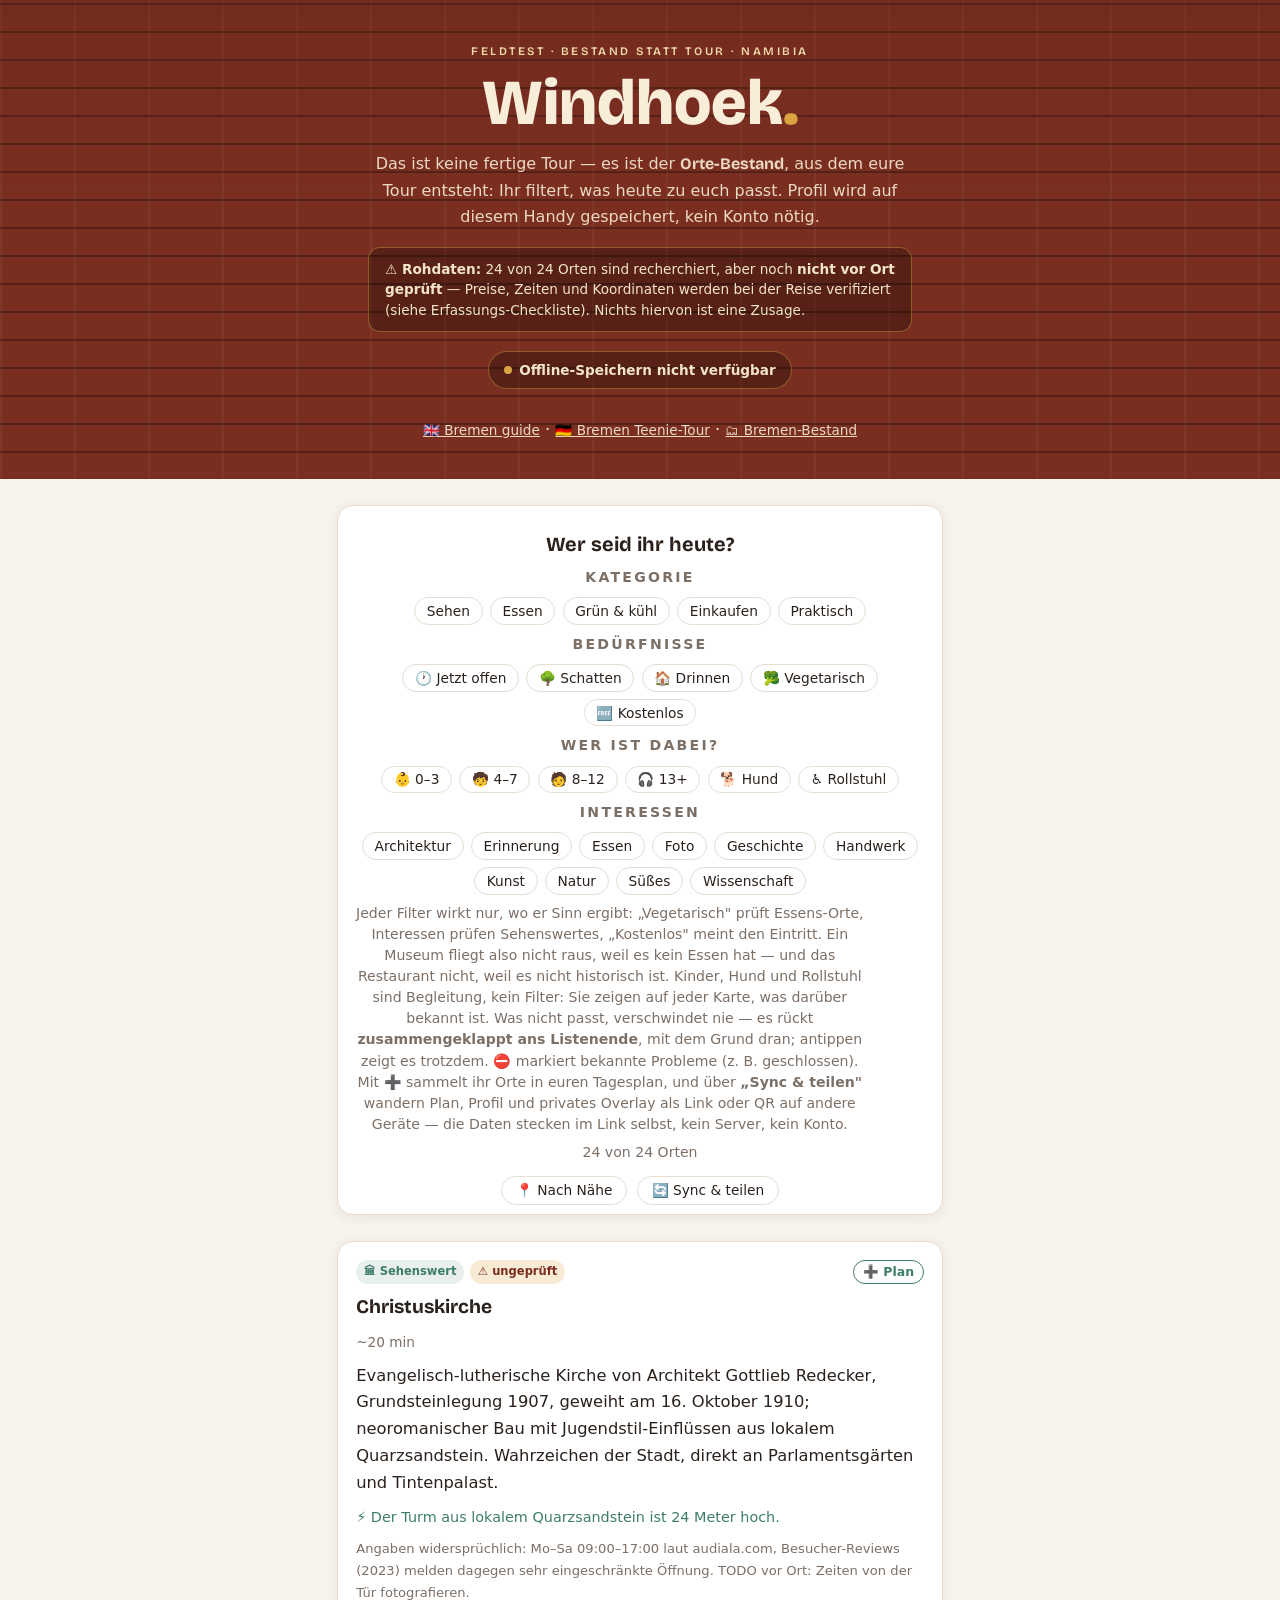
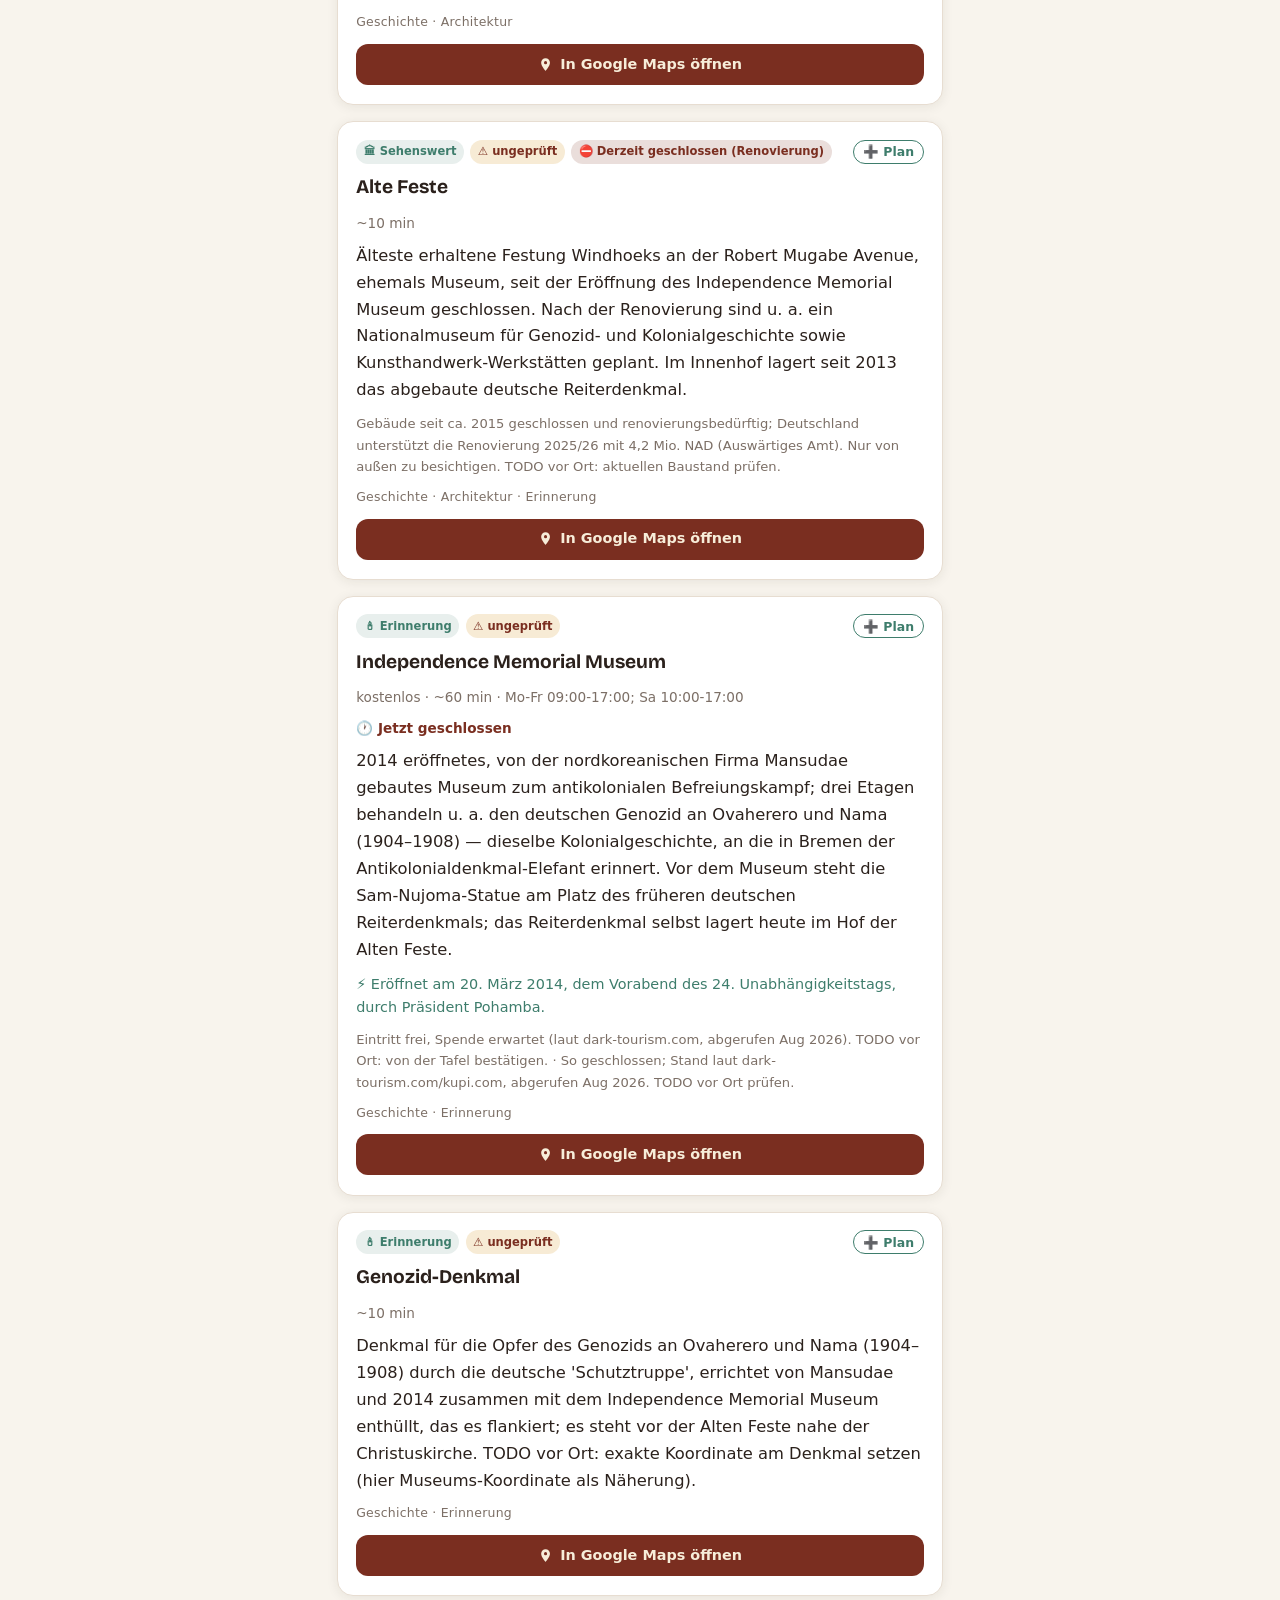
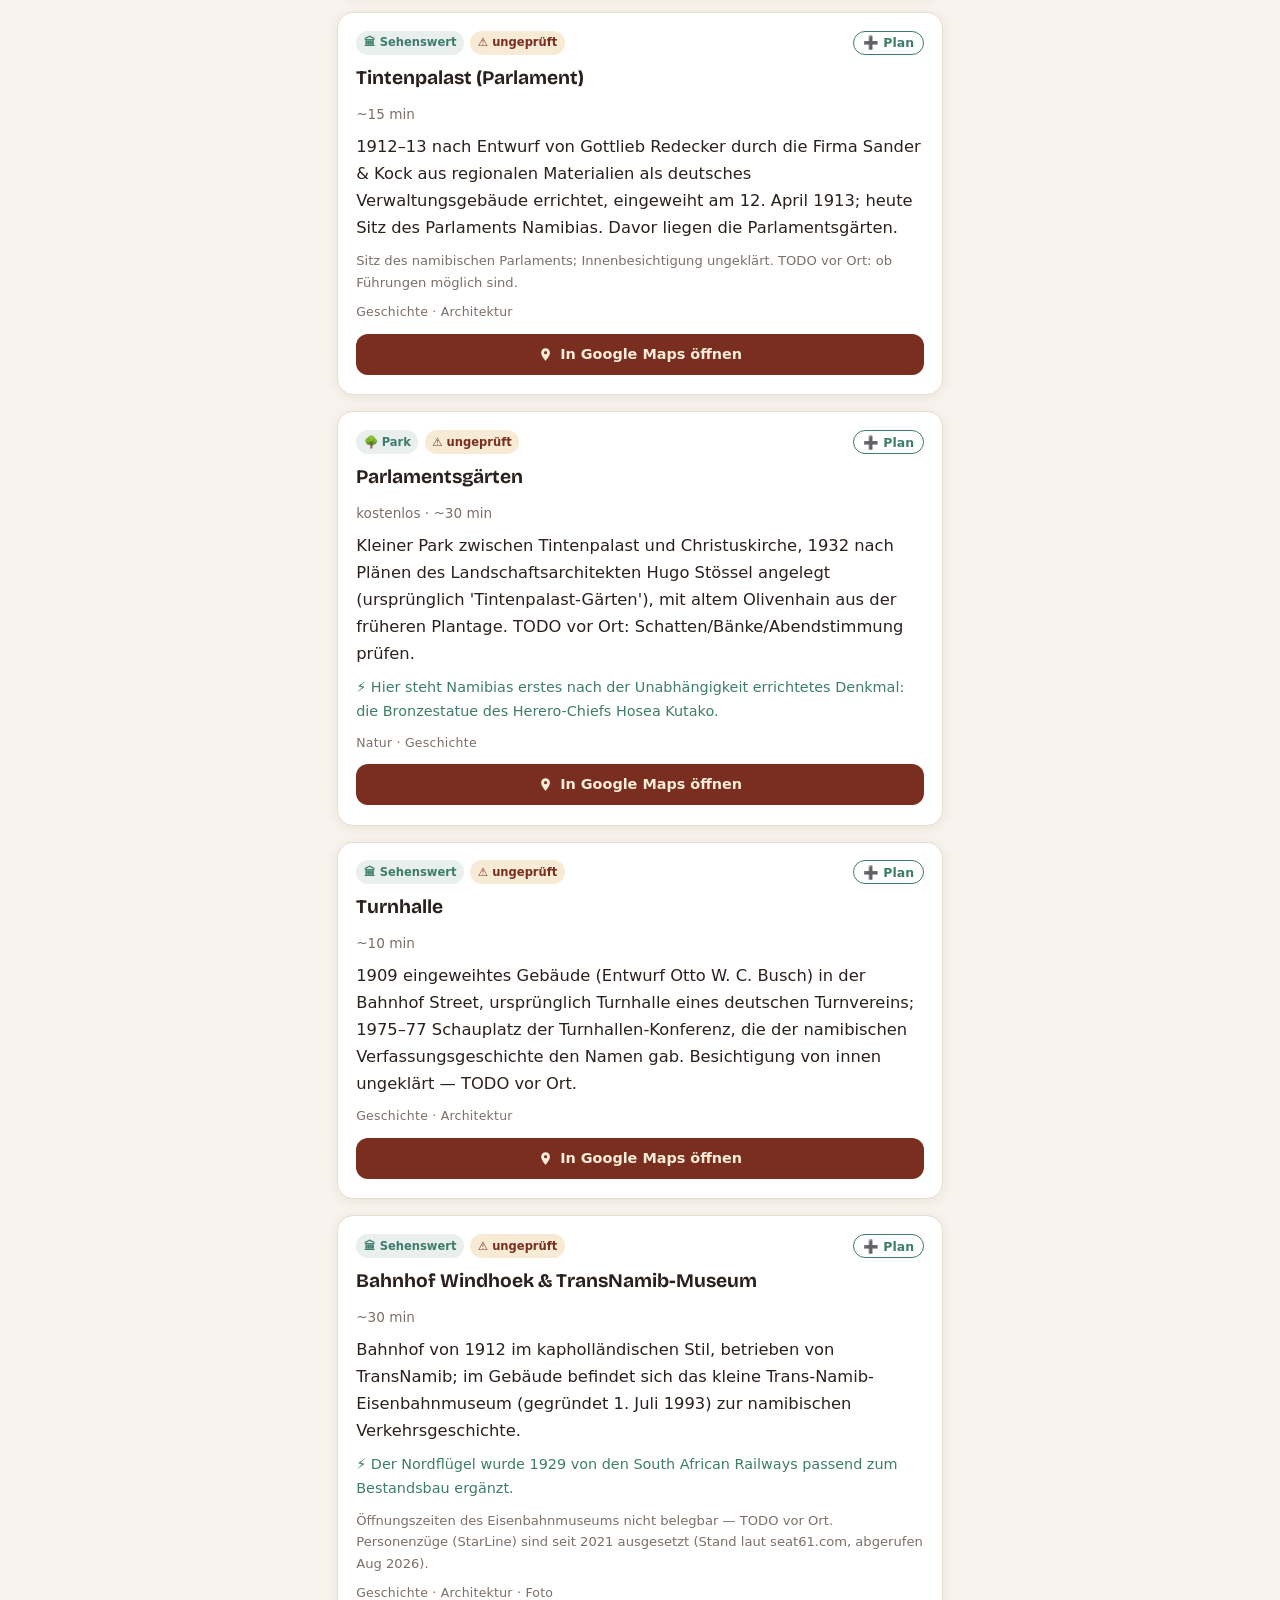
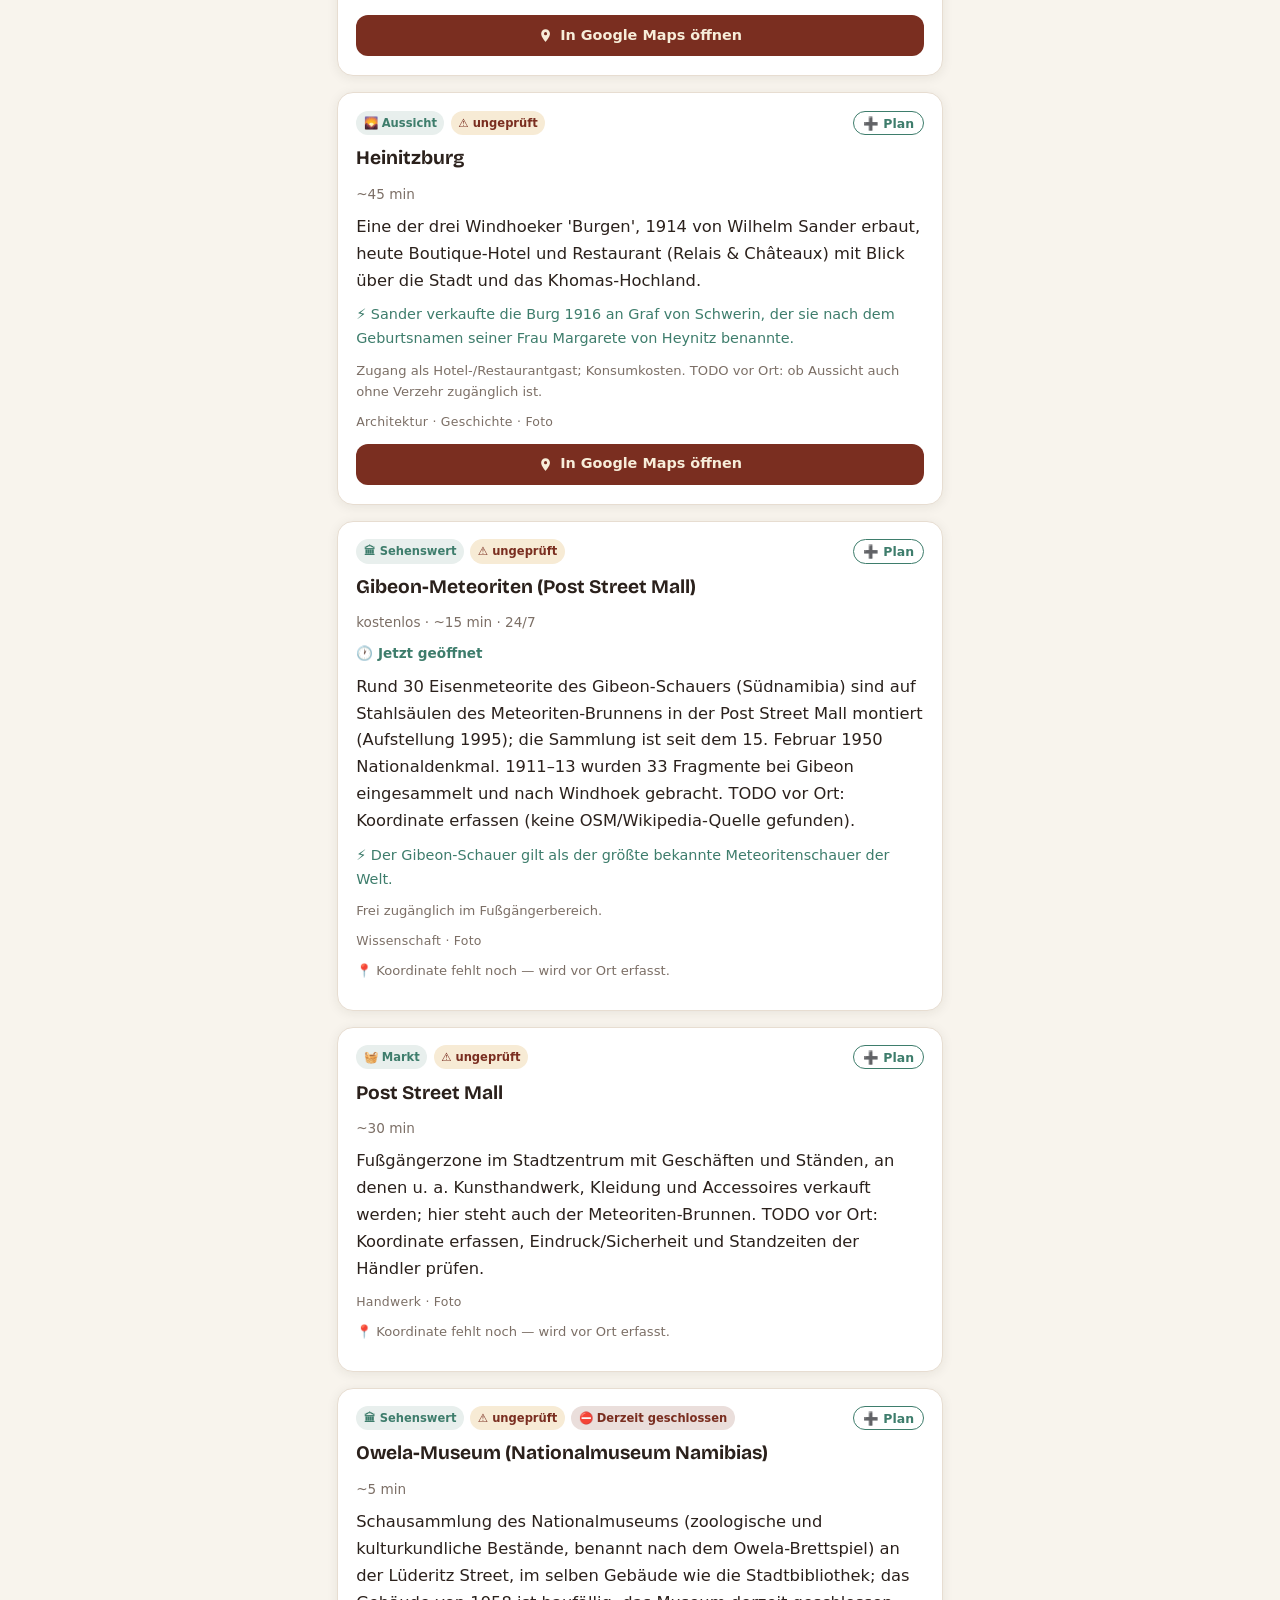
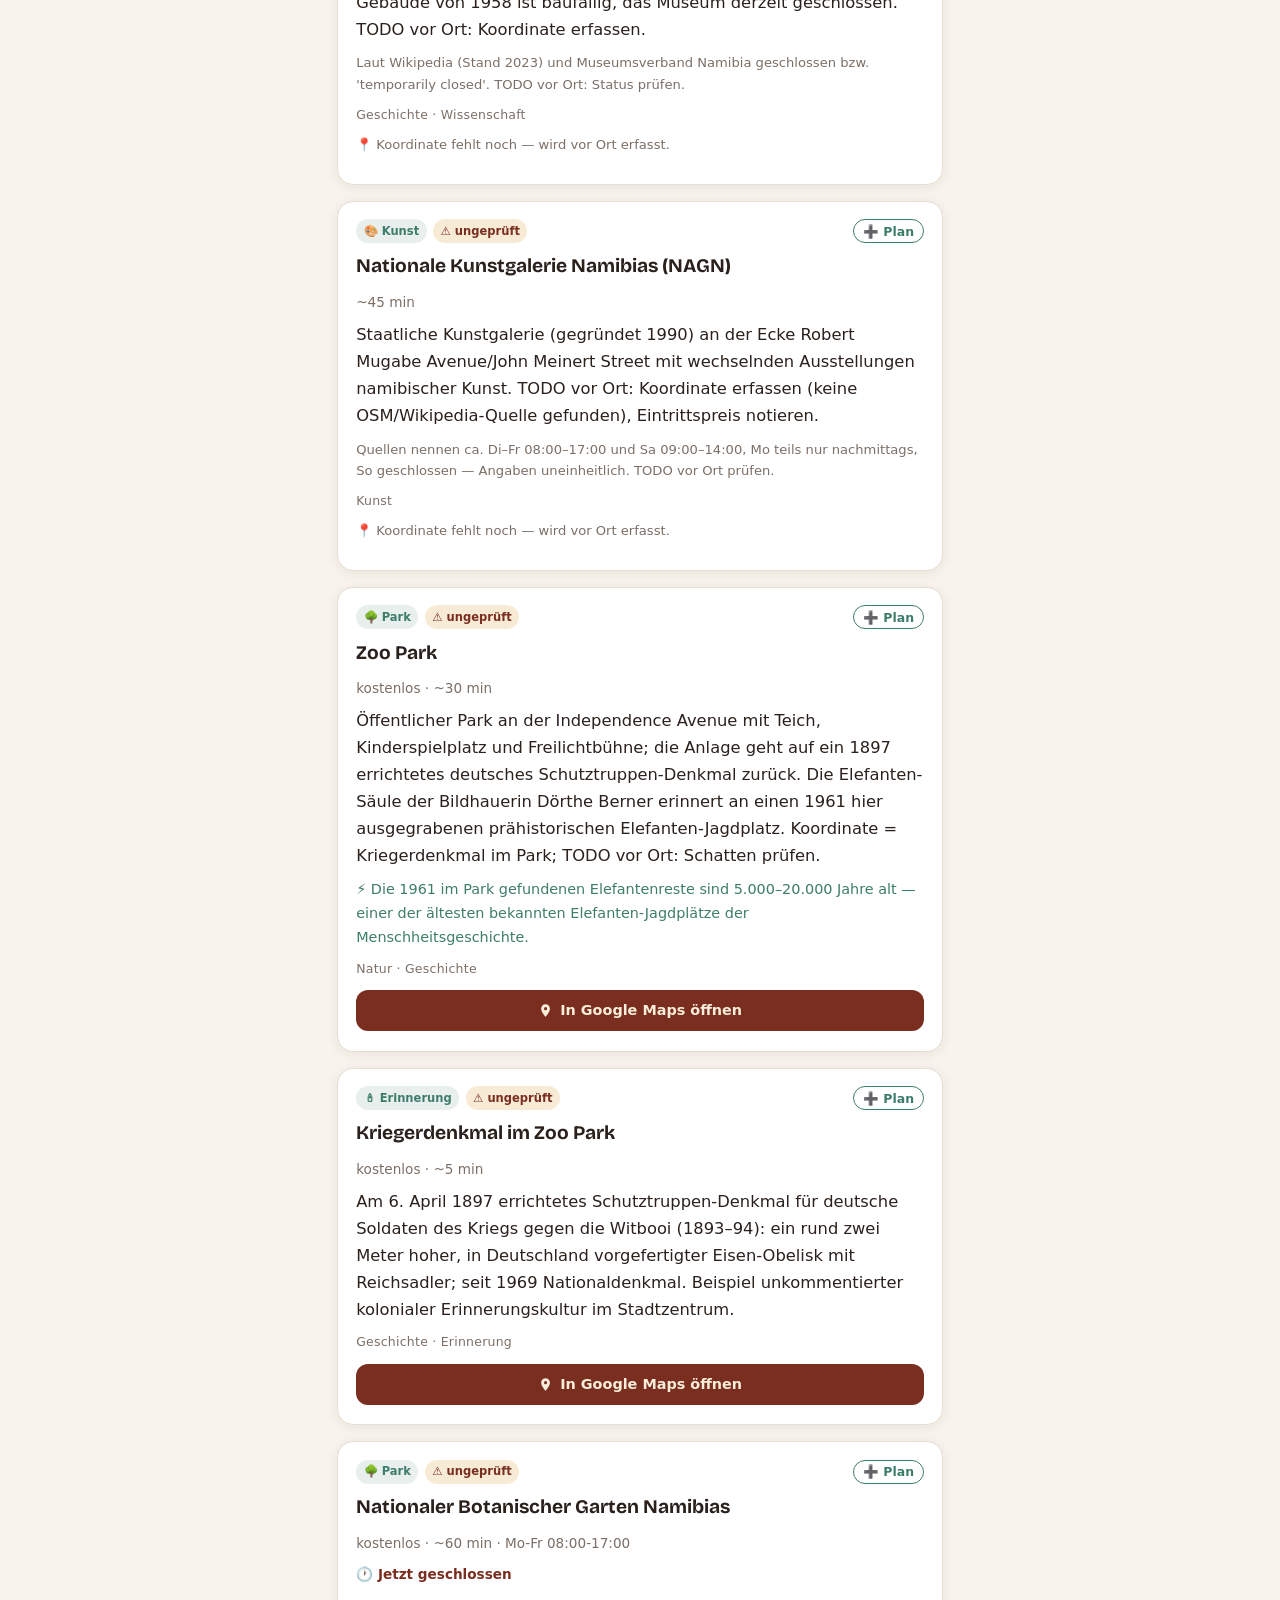
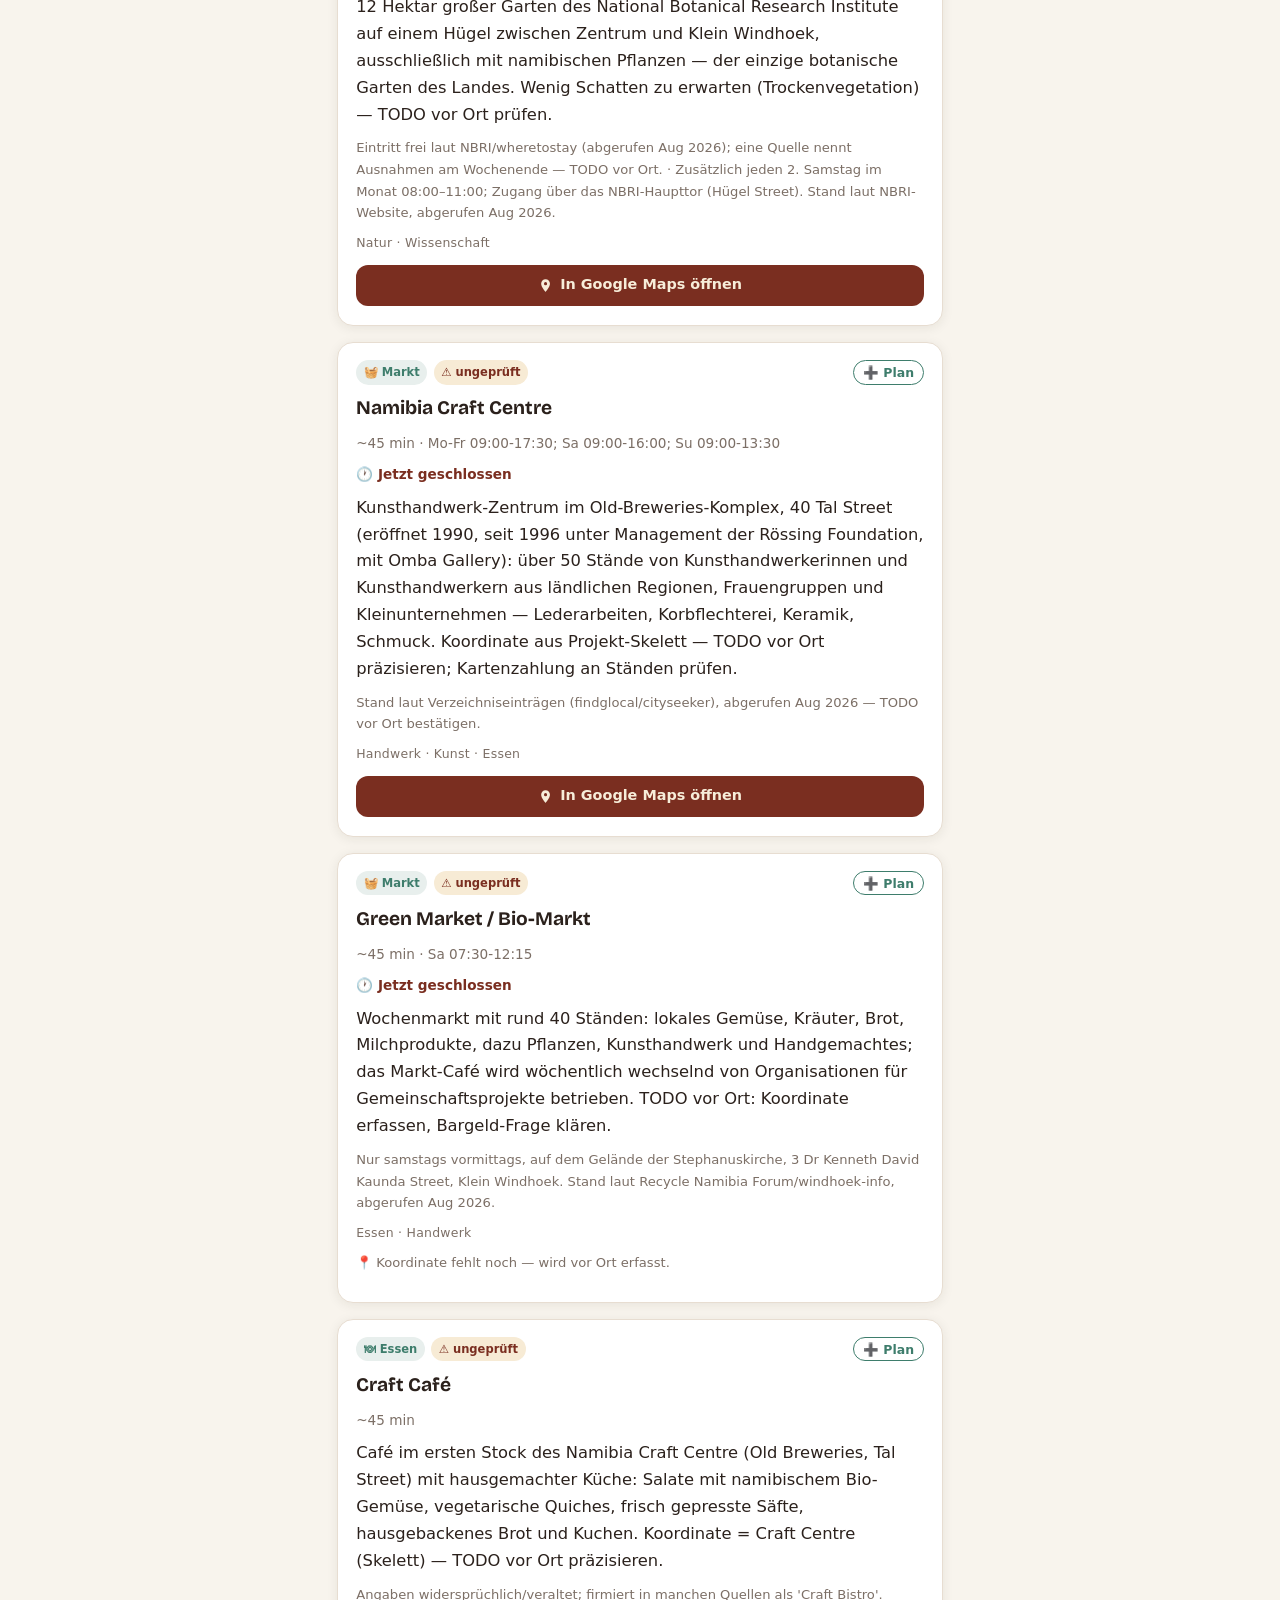
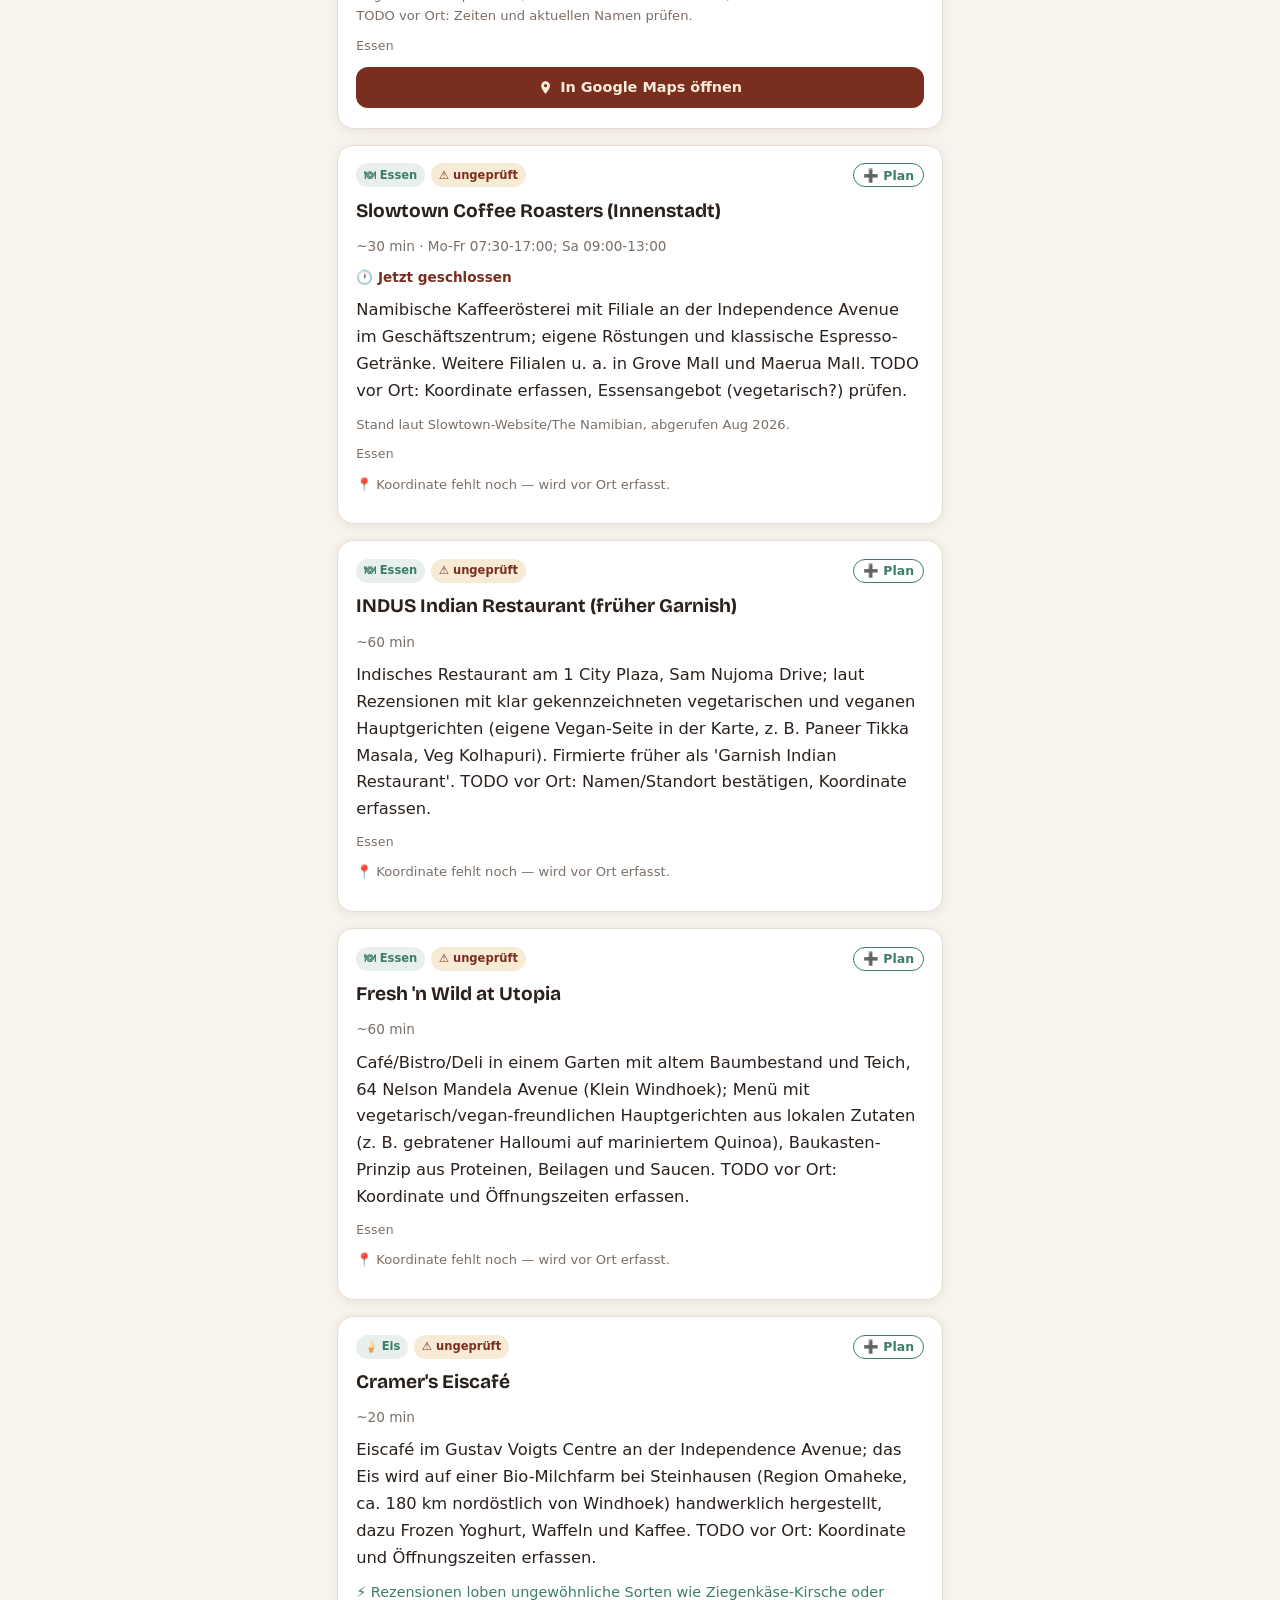
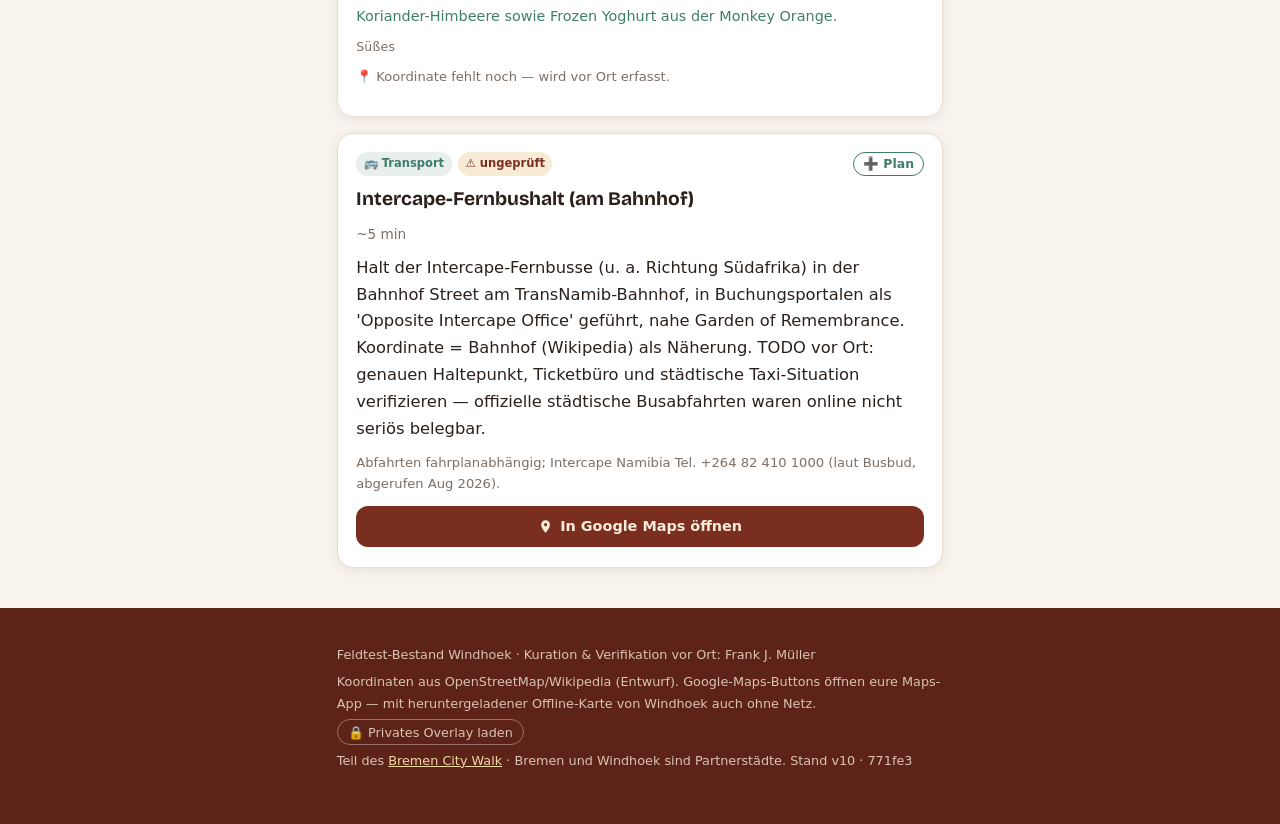
<file: windhoek.html>
<!DOCTYPE html>
<!-- GENERATED from content/windhoek/ + templates/ — edit those, then run: node build.mjs -->
<html lang="de">
<head>
<meta charset="UTF-8">
<meta name="viewport" content="width=device-width, initial-scale=1.0">
<title>Windhoek — Orte-Bestand (Feldtest)</title>
<meta name="description" content="Recherchierter, noch unverifizierter Orte-Bestand für Windhoek — Pilot für Profil-Filter: Orte statt Touren.">
<meta name="theme-color" content="#7A2E20">
<link rel="icon" href="icons/icon-192.png">
<style>

/* ————— Bremen material palette: Backstein, Patina, Lichtbringer-Gold ————— */
@font-face{
  font-family:'Bricolage';
  src:url('assets/fonts/bricolage.woff2') format('woff2');
  font-weight:400 800;
  font-display:swap;
}
:root{
  --brick:#7A2E20; --brick-deep:#5E2318;
  --patina:#3E7D6C; --patina-deep:#2F6153;
  --gold:#D9A441; --gold-soft:#EFD9A8;
  --paper:#F8F4ED; --card:#FFFFFF;
  --ink:#2B211C; --muted:#7C6F66; --line:#E7DDD1;
  --shadow:0 2px 12px rgba(43,33,28,.08);
}
@media (prefers-color-scheme: dark){
  :root{
    --paper:#201813; --card:#2B211B;
    --ink:#F1E9DF; --muted:#B5A697; --line:#41342A;
    --gold:#E0AF54; --gold-soft:#8A6A33;
    --shadow:0 2px 14px rgba(0,0,0,.35);
  }
}
*{box-sizing:border-box}
html{scroll-behavior:smooth}
@media (prefers-reduced-motion: reduce){ html{scroll-behavior:auto} }
body{
  margin:0; background:var(--paper); color:var(--ink);
  font-family:system-ui,-apple-system,"Segoe UI",Roboto,sans-serif;
  line-height:1.65; font-size:1.02rem;
  -webkit-text-size-adjust:100%;
}
a{color:var(--patina)}
h1,h2,h3,.eyebrow,.bead,.hero-sub b{font-family:'Bricolage',system-ui,sans-serif}

/* ————— Hero: a brick wall ————— */
.hero{
  background:
    linear-gradient(rgba(94,35,24,.25),rgba(94,35,24,0) 40%),
    repeating-linear-gradient(0deg, transparent 0 26px, rgba(43,20,14,.5) 26px 28px),
    repeating-linear-gradient(90deg, rgba(255,220,180,.05) 0 2px, transparent 2px 74px),
    var(--brick);
  color:#F7EDD9;
  padding:2.6rem 1.3rem 2.2rem;
  text-align:center;
}
.hero .eyebrow{
  letter-spacing:.22em; font-size:.72rem; font-weight:600;
  text-transform:uppercase; color:var(--gold-soft); margin:0 0 .6rem;
}
@media (prefers-color-scheme: dark){ .hero .eyebrow{color:#EFD9A8} }
.hero h1{
  font-size:clamp(2.6rem,11vw,4rem); font-weight:800; margin:0;
  line-height:1.02; color:#F7EDD9;
}
.hero h1 .gold{color:var(--gold)}
.hero-sub{max-width:34rem;margin:1rem auto 0;font-size:1rem;color:#EBD9C4}
.hero-logo{
  display:block;margin:1.3rem auto .4rem;
  width:96px;height:96px;border-radius:24px;
  border:2.5px solid var(--gold);
  box-shadow:0 6px 18px rgba(0,0,0,.35);
}
.lang{
  display:inline-block;margin-top:1rem;color:#EBD9C4;font-size:.85rem;
}
.status{
  display:inline-flex;align-items:center;gap:.5em;
  margin-top:1.2rem;padding:.5em 1.1em;border-radius:999px;
  background:rgba(0,0,0,.28);color:#F3E4C8;font-size:.85rem;font-weight:600;
  border:1px solid rgba(217,164,65,.45);
}
.status.ready{background:var(--patina-deep);border-color:var(--patina);color:#EAF5F0}
.status .dot{width:.6em;height:.6em;border-radius:50%;background:var(--gold);flex:none}
.status.ready .dot{background:#8FD8BF}
@keyframes pulse{50%{opacity:.35}}
.status:not(.ready) .dot{animation:pulse 1.2s ease-in-out infinite}
@media (prefers-reduced-motion: reduce){ .status .dot{animation:none} }

/* ————— Install as app ————— */
.install{
  display:inline-flex;align-items:center;gap:.5em;margin:1rem auto 0;
  background:var(--gold);color:#4A2317;border:none;cursor:pointer;
  padding:.7em 1.4em;border-radius:999px;font-weight:700;font-size:.95rem;
  font-family:inherit;box-shadow:0 2px 8px rgba(0,0,0,.25);
}
.install:active{transform:scale(.97)}
.install img{width:22px;height:22px;border-radius:6px}
.ios-tip{
  max-width:22rem;margin:.9rem auto 0;padding:.8rem 1rem;border-radius:12px;
  background:rgba(0,0,0,.3);border:1px solid rgba(217,164,65,.45);
  color:#F3E4C8;font-size:.88rem;text-align:left;line-height:1.55;
}
.ios-tip .share{
  display:inline-block;border:1.5px solid currentColor;border-radius:4px;
  width:1.1em;height:1.1em;text-align:center;line-height:1.05;font-size:.9em;
  vertical-align:-.15em;
}

/* ————— Shared column ————— */
.wrap{max-width:640px;margin:0 auto;padding:0 1.05rem}

/* ————— How it works strip ————— */
.howto{
  background:var(--patina-deep);color:#EAF5F0;
  padding:1.1rem 1.3rem;font-size:.92rem;
}
.howto .wrap{display:flex;gap:1.2rem;flex-wrap:wrap;justify-content:center;padding:0}
.howto span{display:flex;align-items:center;gap:.45em}
.howto b{color:#CFE9DE}

/* ————— Route map ————— */
.map-card{
  background:var(--card);border:1px solid var(--line);border-radius:16px;
  box-shadow:var(--shadow);margin:1.6rem auto;padding:1.2rem 1rem .6rem;
}
.map-card h2{margin:.2rem 0 0;text-align:center;font-size:1.25rem}
.map-card p{color:var(--muted);text-align:center;font-size:.88rem;margin:.3rem 0 .4rem}
.map-card svg{width:100%;height:auto;display:block}
.map-card svg text{font-family:system-ui,sans-serif}
.map-card svg a:focus circle{stroke-width:5}

/* ————— The string of pearls ————— */
.route{list-style:none;margin:2rem 0 0;padding:0;position:relative}
.route::before{
  content:"";position:absolute;top:10px;bottom:10px;left:21px;
  border-left:3px dashed var(--gold);opacity:.75;
}
.stop{position:relative;padding:0 0 2rem 3.1rem}
.bead{
  position:absolute;left:0;top:0;
  width:44px;height:44px;border-radius:50%;
  background:var(--patina);color:#fff;
  border:3px solid var(--gold);
  display:flex;align-items:center;justify-content:center;
  font-weight:800;font-size:1.15rem;z-index:1;
}
.stop.transit .bead{background:var(--brick);font-size:1.3rem}
.card{
  background:var(--card);border:1px solid var(--line);border-radius:16px;
  box-shadow:var(--shadow);overflow:hidden;
}
.card>img{width:100%;height:210px;object-fit:cover;display:block;background:var(--line)}
.card .pad{padding:1.1rem 1.15rem 1.2rem}
.eyebrow{
  margin:0 0 .25rem;font-size:.72rem;font-weight:600;letter-spacing:.18em;
  text-transform:uppercase;color:var(--patina);
}
.card h2{margin:0 0 .5rem;font-size:1.45rem;font-weight:700;line-height:1.15}
.walk{
  font-size:.88rem;color:var(--muted);margin:.1rem 0 .8rem;
  padding-left:1.5em;position:relative;
}
.walk::before{content:"🚶";position:absolute;left:0}
.card p{margin:.55rem 0}
.tip{
  background:color-mix(in srgb, var(--gold) 13%, var(--card));
  border-left:4px solid var(--gold);
  padding:.65rem .9rem;margin:.9rem 0;border-radius:0 10px 10px 0;
  font-size:.93rem;
}
.tip b{font-weight:700}
.funfact{
  background:color-mix(in srgb, var(--patina) 10%, var(--card));
  border-left:4px solid var(--patina);
  padding:.65rem .9rem;margin:.9rem 0;border-radius:0 10px 10px 0;
  font-size:.93rem;
}
.funfact b{font-weight:700}

/* memorial card — quieter, no gold play */
.stop.memorial .bead{background:var(--ink);border-color:var(--patina)}
.stop.memorial .card{border-color:var(--patina)}
.stop.memorial .tip{background:color-mix(in srgb, var(--patina) 12%, var(--card));border-left-color:var(--patina)}

/* ————— Audio player ————— */
.player{
  display:flex;align-items:center;gap:.75rem;
  background:color-mix(in srgb, var(--patina) 9%, var(--card));
  border:1px solid color-mix(in srgb, var(--patina) 35%, var(--line));
  border-radius:12px;padding:.55rem .8rem;margin:.9rem 0;
}
.player button{
  flex:none;width:44px;height:44px;border-radius:50%;border:none;
  background:var(--patina);color:#fff;cursor:pointer;
  display:flex;align-items:center;justify-content:center;
}
.player button:active{transform:scale(.95)}
.player button svg{width:18px;height:18px;fill:currentColor}
.player .meta{flex:1;min-width:0}
.player .label{font-size:.83rem;font-weight:600;margin:0 0 .3rem;color:var(--ink)}
.player .bar{
  height:8px;border-radius:4px;background:color-mix(in srgb, var(--patina) 22%, var(--card));
  position:relative;cursor:pointer;touch-action:none;
}
.player .fill{position:absolute;inset:0 auto 0 0;width:0%;border-radius:4px;background:var(--patina)}
.player .time{font-size:.78rem;color:var(--muted);font-variant-numeric:tabular-nums;flex:none}

/* ————— Buttons ————— */
.maps{
  display:flex;align-items:center;justify-content:center;gap:.5em;
  background:var(--brick);color:#F7EDD9;text-decoration:none;
  padding:.85em 1em;border-radius:12px;font-weight:700;font-size:.98rem;
  margin-top:.9rem;
}
.maps:active{opacity:.85}
.maps svg{width:1.05em;height:1.05em;fill:currentColor;flex:none}

/* ————— Good to know ————— */
.info-grid{display:grid;grid-template-columns:1fr 1fr;gap:.7rem;margin:.9rem 0}
.info-grid div{
  background:color-mix(in srgb, var(--patina) 7%, var(--card));
  border:1px solid var(--line);border-radius:12px;padding:.7rem .8rem;
  font-size:.88rem;line-height:1.45;
}
.info-grid b{display:block;font-size:.95rem}
.meet{
  border:2px dashed var(--gold);border-radius:12px;
  padding:.8rem 1rem;margin-top:1rem;font-size:.95rem;
}
.meet input{
  display:block;width:100%;min-height:1.5em;font-weight:700;font-size:1.05rem;
  outline:none;border:none;border-bottom:1px solid var(--line);
  background:transparent;color:inherit;font-family:inherit;padding:0;border-radius:0;
}
.meet input:focus{border-bottom-color:var(--gold)}
.meet .meet-row{display:flex;align-items:baseline;gap:.6em;margin-top:.55rem}
.meet .meet-row label{font-size:.85rem;color:var(--muted)}
.meet .meet-row input{display:inline-block;width:auto;min-width:6.5em;flex:0 1 auto}
.meet-actions{display:flex;gap:.6rem;margin-top:.85rem}
.meet-actions button{
  flex:1;background:var(--patina);color:#fff;border:none;border-radius:10px;
  padding:.6em .5em;font-weight:700;font-size:.88rem;font-family:inherit;cursor:pointer;
}
.meet-actions button:active{transform:scale(.97)}
.meet small{color:var(--muted);display:block;margin-top:.55rem}

/* ————— Footer ————— */
footer{
  margin:2.5rem 0 0;padding:2rem 1.3rem 3rem;
  background:var(--brick-deep);color:#D9C3B4;font-size:.8rem;line-height:1.7;
}
footer a{color:var(--gold-soft)}
@media (prefers-color-scheme: dark){ footer a{color:#EFD9A8} }
footer .heart{color:var(--gold);font-style:normal}
footer h3{color:#F7EDD9;font-size:.95rem;margin:1.4rem 0 .4rem}
footer p{margin:.3rem 0}

:focus-visible{outline:3px solid var(--gold);outline-offset:2px;border-radius:4px}

/* ————— inventory page (filter pilot) ————— */
/* author display beats the UA's [hidden] rule — make hidden always win */
[hidden]{display:none!important}
.fgroup{display:flex;flex-wrap:wrap;gap:.45rem;margin:.5rem 0;justify-content:center}
.fgroup-label{width:100%;text-align:center;font-size:.72rem;font-weight:600;letter-spacing:.16em;text-transform:uppercase;color:var(--muted);margin:.5rem 0 0}
.chip{
  border:1.5px solid var(--line);border-radius:999px;padding:.35em .85em;
  background:var(--card);color:var(--ink);font-size:.86rem;font-family:inherit;cursor:pointer;
}
.chip[aria-pressed="true"]{background:var(--patina);color:#fff;border-color:var(--patina);font-weight:700}
.fhint{font-size:.8rem;line-height:1.5;color:var(--muted);text-align:center;max-width:32rem;margin:.9rem auto 0}
.fcount{margin:.8rem 0 0}
.freset{background:none;border:none;color:var(--patina);font-family:inherit;font-size:.85rem;cursor:pointer;text-decoration:underline;margin:.3rem auto 0;display:block}
.places{list-style:none;margin:1.4rem 0 0;padding:0}
.place{margin:0 0 1rem}
.place h3{margin:.45rem 0 .2rem;font-size:1.2rem;font-family:'Bricolage',system-ui,sans-serif}
.badges{display:flex;flex-wrap:wrap;gap:.4rem}
.badge{font-size:.72rem;font-weight:700;padding:.22em .65em;border-radius:999px}
.badge.kind{background:color-mix(in srgb, var(--patina) 12%, var(--card));color:var(--patina)}
.badge.draft{background:color-mix(in srgb, var(--gold) 22%, var(--card));color:var(--brick)}
.badge.ok{background:color-mix(in srgb, var(--patina) 18%, var(--card));color:var(--patina)}
.pmeta{font-size:.85rem;color:var(--muted);margin:.1rem 0 .3rem}
.popen{font-size:.85rem;font-weight:700;margin:.15rem 0 .3rem}
.popen.open{color:var(--patina)}
.popen.closed{color:var(--brick)}
.povl{
  font-size:.85rem;margin:.4rem 0;padding:.4rem .6rem;border-radius:8px;
  border:1.5px dashed var(--gold);color:var(--ink);
  background:color-mix(in srgb, var(--gold) 8%, var(--card));
}
.ovl{display:flex;flex-wrap:wrap;align-items:center;gap:.5rem}
.ovl button{
  background:none;border:1px solid rgba(255,255,255,.35);color:inherit;
  border-radius:999px;padding:.35em .8em;font-family:inherit;font-size:.8rem;cursor:pointer;
}
.ovl span{font-size:.78rem}
.psnap{margin:.3rem 0}
.pfun{font-size:.9rem;margin:.4rem 0;color:var(--patina)}
.pnote{font-size:.82rem;color:var(--muted);margin:.35rem 0}
.ptags{font-size:.78rem;color:var(--muted);letter-spacing:.02em;margin:.4rem 0 0}
.maps-sm{padding:.6em .9em;font-size:.9rem;margin-top:.7rem}
#empty{text-align:center;color:var(--muted);margin:2rem 0}
.padd{
  margin-left:auto;border:1.5px solid var(--patina);border-radius:999px;
  background:var(--card);color:var(--patina);font-size:.78rem;font-weight:700;
  padding:.22em .7em;cursor:pointer;font-family:inherit;flex:none;
}
.padd[aria-pressed="true"]{background:var(--patina);color:#fff}
.pdog,.pkids,.pacc{display:none;font-size:.85rem;margin:.35rem 0;color:var(--muted)}
body.has-dog .pdog{display:block}
body.has-kids .pkids{display:block}
body.has-wheel .pacc{display:block}
.badge.issue{background:color-mix(in srgb, var(--brick) 16%, var(--card));color:var(--brick)}
.crow-issue{flex:none}
.csep{
  list-style:none;text-align:center;font-size:.78rem;letter-spacing:.08em;
  color:var(--muted);margin:1.4rem 0 .9rem;
}
.pdist{font-size:.85rem;color:var(--patina);font-weight:700;margin:.15rem 0 .1rem}
.frow{display:flex;gap:.6rem;justify-content:center;margin-top:.7rem}
.fsort{
  border:1.5px solid var(--line);border-radius:999px;
  background:var(--card);color:var(--ink);font-size:.86rem;font-family:inherit;
  padding:.4em 1em;cursor:pointer;
}
.fsort[aria-pressed="true"]{background:var(--patina);color:#fff;border-color:var(--patina);font-weight:700}
.planbar{
  position:fixed;left:0;right:0;bottom:0;z-index:30;
  display:flex;gap:.55rem;align-items:center;
  background:var(--patina-deep);color:#EAF5F0;
  padding:.7rem max(1rem, env(safe-area-inset-left)) calc(.7rem + env(safe-area-inset-bottom));
  box-shadow:0 -2px 12px rgba(0,0,0,.25);
}
.planbar span{flex:1;font-size:.88rem;font-weight:700;min-width:0}
.planbar button{
  flex:none;background:rgba(255,255,255,.14);color:#fff;
  border:1px solid rgba(255,255,255,.35);border-radius:999px;
  padding:.4em .85em;font-family:inherit;font-size:.84rem;cursor:pointer;
}
.planbar button[aria-pressed="true"]{background:var(--gold);color:#4A2317;border-color:var(--gold);font-weight:700}
body.has-plan main{padding-bottom:4.5rem}
.crow{
  display:none;width:100%;align-items:center;gap:.55rem;text-align:left;
  background:var(--card);border:1px dashed var(--line);border-radius:12px;
  padding:.55rem .8rem;font-family:inherit;font-size:.9rem;color:var(--muted);cursor:pointer;
}
.place.collapsed{margin:0 0 .5rem}
.place.collapsed .crow{display:flex}
.place.collapsed article{display:none}
.place.collapsed.expanded article{display:block;margin-top:.5rem}
.place.collapsed.expanded .crow-chev{transform:rotate(180deg)}
.crow-name{color:var(--ink);font-weight:600;flex:none;overflow:hidden;text-overflow:ellipsis;white-space:nowrap;max-width:45%}
.crow-why{flex:1;min-width:0;overflow:hidden;text-overflow:ellipsis;white-space:nowrap;font-size:.78rem}
.crow-chev{flex:none;transition:transform .15s}

/* ————— micro-interactions ————— */
.chip,.padd,.fsort,.planbar button{transition:background-color .12s,color .12s,border-color .12s,transform .07s}
.chip:active,.padd:active,.fsort:active,.planbar button:active{transform:scale(.94)}

/* ————— bottom sheet, toast, QR ————— */
.sheet-backdrop{
  position:fixed;inset:0;z-index:50;background:rgba(20,12,8,.5);
  display:flex;align-items:flex-end;justify-content:center;
  opacity:0;transition:opacity .2s;
}
.sheet-backdrop.on{opacity:1}
.sheet{
  background:var(--card);color:var(--ink);width:100%;max-width:640px;
  border-radius:20px 20px 0 0;
  padding:.8rem 1.2rem calc(1.3rem + env(safe-area-inset-bottom));
  box-shadow:0 -8px 32px rgba(0,0,0,.35);
  transform:translateY(28px);transition:transform .2s;
}
.sheet-backdrop.on .sheet{transform:none}
.sheet-grip{width:42px;height:4px;border-radius:2px;background:var(--line);margin:0 auto .9rem}
.sheet h3{margin:.1rem 0 .3rem;font-size:1.25rem}
.sheet-sub{font-size:.86rem;color:var(--muted);margin:.2rem 0 .7rem;line-height:1.5}
.srow{
  display:flex;align-items:center;gap:.7rem;padding:.6rem .15rem;
  border-bottom:1px solid var(--line);font-size:.96rem;cursor:pointer;
}
.srow:last-of-type{border-bottom:none}
.srow input{width:1.2rem;height:1.2rem;accent-color:var(--patina);flex:none}
.srow b{flex:1}
.srow span{color:var(--muted);font-size:.85rem;flex:none}
.srow.off{opacity:.45;cursor:default}
.s-note{font-size:.8rem;color:var(--muted);margin:.7rem 0 0;min-height:1.2em}
.sheet-actions{display:flex;gap:.6rem;margin-top:.9rem}
.sheet-actions button,.sheet-actions .sheet-btn{
  flex:1;background:var(--patina);color:#fff;border:none;border-radius:12px;
  padding:.8em .8em;font-weight:700;font-family:inherit;font-size:.95rem;
  cursor:pointer;text-align:center;text-decoration:none;
  transition:transform .07s;
}
.sheet-actions button:active{transform:scale(.97)}
.sheet-actions button:disabled{opacity:.4;cursor:default}
.sheet-actions .ghost{background:none;color:var(--patina);border:1.5px solid var(--patina)}
.qrbox{display:flex;justify-content:center;background:#fff;border-radius:12px;padding:12px;margin:.5rem 0}
.qrbox canvas{max-width:100%;height:auto;image-rendering:pixelated}
#toast{
  position:fixed;left:50%;bottom:calc(4.8rem + env(safe-area-inset-bottom));z-index:60;
  transform:translate(-50%,10px);
  background:var(--ink);color:var(--paper);padding:.6em 1.15em;border-radius:999px;
  font-size:.88rem;font-weight:600;box-shadow:0 4px 18px rgba(0,0,0,.35);
  opacity:0;transition:opacity .22s,transform .22s;pointer-events:none;
  max-width:88vw;text-align:center;
}
#toast.on{opacity:1;transform:translate(-50%,0)}
@media (prefers-reduced-motion: reduce){
  .sheet-backdrop,.sheet,#toast,.chip,.padd,.fsort,.planbar button,.crow-chev{transition:none}
}
.draftnote{
  max-width:34rem;margin:1rem auto 0;padding:.7rem 1rem;border-radius:12px;
  background:rgba(0,0,0,.28);border:1px solid rgba(217,164,65,.45);
  color:#F3E4C8;font-size:.85rem;text-align:left;line-height:1.5;
}
</style>
</head>
<body>

<header class="hero">
  <p class="eyebrow">Feldtest · Bestand statt Tour · Namibia</p>
  <h1>Windhoek<span class="gold">.</span></h1>
  <p class="hero-sub">Das ist keine fertige Tour — es ist der <b>Orte-Bestand</b>, aus dem
  eure Tour entsteht: Ihr filtert, was heute zu euch passt. Profil wird auf diesem
  Handy gespeichert, kein Konto nötig.</p>
  <div class="draftnote"><b>⚠︎ Rohdaten:</b> 24 von 24 Orten sind recherchiert, aber noch
  <b>nicht vor Ort geprüft</b> — Preise, Zeiten und Koordinaten werden bei der Reise
  verifiziert (siehe Erfassungs-Checkliste). Nichts hiervon ist eine Zusage.</div>
  <p class="status" id="status"><span class="dot"></span><span id="status-text">Prüfe Offline-Speicher…</span></p>
  <br>
  <a class="lang" href="index.html">🇬🇧 Bremen guide</a> · <a class="lang" href="teens.html">🇩🇪 Bremen Teenie-Tour</a> · <a class="lang" href="bremen-orte.html">🗂 Bremen-Bestand</a>
</header>

<main class="wrap">

  <section class="map-card" aria-label="Filter">
    <h2>Wer seid ihr heute?</h2>
    <p class="fgroup-label">Kategorie</p>
    <div class="fgroup">
      <button type="button" class="chip" data-g="cat" data-v="sehen" aria-pressed="false">Sehen</button>
      <button type="button" class="chip" data-g="cat" data-v="essen" aria-pressed="false">Essen</button>
      <button type="button" class="chip" data-g="cat" data-v="gruen" aria-pressed="false">Grün & kühl</button>
      <button type="button" class="chip" data-g="cat" data-v="einkaufen" aria-pressed="false">Einkaufen</button>
      <button type="button" class="chip" data-g="cat" data-v="praktisch" aria-pressed="false">Praktisch</button>
    </div>
    <p class="fgroup-label">Bedürfnisse</p>
    <div class="fgroup">
      <button type="button" class="chip" data-g="need" data-v="open" aria-pressed="false">🕐 Jetzt offen</button>
      <button type="button" class="chip" data-g="need" data-v="shade" aria-pressed="false">🌳 Schatten</button>
      <button type="button" class="chip" data-g="need" data-v="indoor" aria-pressed="false">🏠 Drinnen</button>
      <button type="button" class="chip" data-g="need" data-v="veg" aria-pressed="false">🥦 Vegetarisch</button>
      <button type="button" class="chip" data-g="need" data-v="free" aria-pressed="false">🆓 Kostenlos</button>
    </div>
    <p class="fgroup-label">Wer ist dabei?</p>
    <div class="fgroup">
      <button type="button" class="chip" data-g="comp" data-v="k0" aria-pressed="false">👶 0–3</button>
      <button type="button" class="chip" data-g="comp" data-v="k4" aria-pressed="false">🧒 4–7</button>
      <button type="button" class="chip" data-g="comp" data-v="k8" aria-pressed="false">🧑 8–12</button>
      <button type="button" class="chip" data-g="comp" data-v="k13" aria-pressed="false">🎧 13+</button>
      <button type="button" class="chip" data-g="comp" data-v="dog" aria-pressed="false">🐕 Hund</button>
      <button type="button" class="chip" data-g="comp" data-v="wheel" aria-pressed="false">♿ Rollstuhl</button>
    </div>
    <p class="fgroup-label">Interessen</p>
    <div class="fgroup">
      <button type="button" class="chip" data-g="int" data-v="architecture" aria-pressed="false">Architektur</button>
      <button type="button" class="chip" data-g="int" data-v="memory-culture" aria-pressed="false">Erinnerung</button>
      <button type="button" class="chip" data-g="int" data-v="food" aria-pressed="false">Essen</button>
      <button type="button" class="chip" data-g="int" data-v="photo" aria-pressed="false">Foto</button>
      <button type="button" class="chip" data-g="int" data-v="history" aria-pressed="false">Geschichte</button>
      <button type="button" class="chip" data-g="int" data-v="craft" aria-pressed="false">Handwerk</button>
      <button type="button" class="chip" data-g="int" data-v="art" aria-pressed="false">Kunst</button>
      <button type="button" class="chip" data-g="int" data-v="nature" aria-pressed="false">Natur</button>
      <button type="button" class="chip" data-g="int" data-v="sweets" aria-pressed="false">Süßes</button>
      <button type="button" class="chip" data-g="int" data-v="science" aria-pressed="false">Wissenschaft</button>
    </div>
    <p class="fhint">Jeder Filter wirkt nur, wo er Sinn ergibt: „Vegetarisch" prüft Essens-Orte,
    Interessen prüfen Sehenswertes, „Kostenlos" meint den Eintritt. Ein Museum fliegt also
    nicht raus, weil es kein Essen hat — und das Restaurant nicht, weil es nicht historisch ist.
    Kinder, Hund und Rollstuhl sind Begleitung, kein Filter: Sie zeigen auf jeder Karte, was
    darüber bekannt ist. Was nicht passt, verschwindet nie — es rückt <b>zusammengeklappt ans
    Listenende</b>, mit dem Grund dran; antippen zeigt es trotzdem. ⛔ markiert bekannte
    Probleme (z.&nbsp;B. geschlossen). Mit ➕ sammelt ihr Orte in euren Tagesplan, und über
    <b>„Sync &amp; teilen"</b> wandern Plan, Profil und privates Overlay als Link oder QR auf
    andere Geräte — die Daten stecken im Link selbst, kein Server, kein Konto.</p>
    <p class="fcount" id="fcount"></p>
    <div class="frow">
      <button type="button" class="fsort" id="fsort" aria-pressed="false">📍 Nach Nähe</button>
      <button type="button" class="fsort" id="sync-open">🔄 Sync &amp; teilen</button>
    </div>
    <button type="button" class="freset" id="freset" hidden>Filter zurücksetzen</button>
  </section>

  <ol class="places" id="places">
    <li class="place" id="poi-christuskirche" data-kind="sight" data-flags="indoor" data-interests="history architecture" data-dogs="unknown" data-wheelchair="unknown" data-visit="20" data-lat="-22.56778" data-lng="17.08722">
      <button type="button" class="crow" aria-expanded="false">
        <span aria-hidden="true">🏛</span><span class="crow-name">Christuskirche</span><span class="crow-why"></span><span class="crow-chev" aria-hidden="true">▾</span>
      </button>
      <article class="card">
        <div class="pad">
        <div class="badges">
          <span class="badge kind">🏛 Sehenswert</span>
          <span class="badge draft">⚠︎ ungeprüft</span>
          <button type="button" class="padd" aria-pressed="false">➕ Plan</button>
        </div>
        <h3>Christuskirche</h3>
        <p class="pdist" hidden></p>
        <p class="pmeta">~20 min</p>
        <p class="popen" hidden></p>
        <p class="povl" hidden></p>
        <p class="psnap">Evangelisch-lutherische Kirche von Architekt Gottlieb Redecker, Grundsteinlegung 1907, geweiht am 16. Oktober 1910; neoromanischer Bau mit Jugendstil-Einflüssen aus lokalem Quarzsandstein. Wahrzeichen der Stadt, direkt an Parlamentsgärten und Tintenpalast.</p>
        <p class="pfun">⚡ Der Turm aus lokalem Quarzsandstein ist 24 Meter hoch.</p>
        <p class="pnote">Angaben widersprüchlich: Mo–Sa 09:00–17:00 laut audiala.com, Besucher-Reviews (2023) melden dagegen sehr eingeschränkte Öffnung. TODO vor Ort: Zeiten von der Tür fotografieren.</p>
        <p class="pdog">🐕 Hunde: unbekannt — vor Ort fragen (und notieren!)</p>
        <p class="pkids">🧒 Kinder-Eignung unbekannt — wird vor Ort erfasst</p>
        <p class="pacc">♿ Zugänglichkeit unbekannt — wird vor Ort erfasst</p>
        <p class="ptags">Geschichte · Architektur</p>
        <a class="maps maps-sm" href="https://www.google.com/maps/search/?api=1&query=-22.56778%2C17.08722" target="_blank" rel="noopener">
          <svg viewBox="0 0 24 24"><path d="M12 2C8.1 2 5 5.1 5 9c0 5.2 7 13 7 13s7-7.8 7-13c0-3.9-3.1-7-7-7zm0 9.5A2.5 2.5 0 1 1 12 6.5a2.5 2.5 0 0 1 0 5z"/></svg>
          In Google Maps öffnen</a>
        </div>
      </article>
    </li>
    <li class="place" id="poi-alte-feste" data-kind="sight" data-flags="" data-interests="history architecture memory-culture" data-dogs="unknown" data-wheelchair="unknown" data-visit="10" data-lat="-22.56933" data-lng="17.08837">
      <button type="button" class="crow" aria-expanded="false">
        <span aria-hidden="true">🏛</span><span class="crow-name">Alte Feste</span><span class="crow-issue" title="Derzeit geschlossen (Renovierung)">⛔</span><span class="crow-why"></span><span class="crow-chev" aria-hidden="true">▾</span>
      </button>
      <article class="card">
        <div class="pad">
        <div class="badges">
          <span class="badge kind">🏛 Sehenswert</span>
          <span class="badge draft">⚠︎ ungeprüft</span>
          <span class="badge issue">⛔ Derzeit geschlossen (Renovierung)</span>
          <button type="button" class="padd" aria-pressed="false">➕ Plan</button>
        </div>
        <h3>Alte Feste</h3>
        <p class="pdist" hidden></p>
        <p class="pmeta">~10 min</p>
        <p class="popen" hidden></p>
        <p class="povl" hidden></p>
        <p class="psnap">Älteste erhaltene Festung Windhoeks an der Robert Mugabe Avenue, ehemals Museum, seit der Eröffnung des Independence Memorial Museum geschlossen. Nach der Renovierung sind u. a. ein Nationalmuseum für Genozid- und Kolonialgeschichte sowie Kunsthandwerk-Werkstätten geplant. Im Innenhof lagert seit 2013 das abgebaute deutsche Reiterdenkmal.</p>
        <p class="pnote">Gebäude seit ca. 2015 geschlossen und renovierungsbedürftig; Deutschland unterstützt die Renovierung 2025/26 mit 4,2 Mio. NAD (Auswärtiges Amt). Nur von außen zu besichtigen. TODO vor Ort: aktuellen Baustand prüfen.</p>
        <p class="pdog">🐕 Hunde: unbekannt — vor Ort fragen (und notieren!)</p>
        <p class="pkids">🧒 Kinder-Eignung unbekannt — wird vor Ort erfasst</p>
        <p class="pacc">♿ Zugänglichkeit unbekannt — wird vor Ort erfasst</p>
        <p class="ptags">Geschichte · Architektur · Erinnerung</p>
        <a class="maps maps-sm" href="https://www.google.com/maps/search/?api=1&query=-22.56933%2C17.08837" target="_blank" rel="noopener">
          <svg viewBox="0 0 24 24"><path d="M12 2C8.1 2 5 5.1 5 9c0 5.2 7 13 7 13s7-7.8 7-13c0-3.9-3.1-7-7-7zm0 9.5A2.5 2.5 0 1 1 12 6.5a2.5 2.5 0 0 1 0 5z"/></svg>
          In Google Maps öffnen</a>
        </div>
      </article>
    </li>
    <li class="place" id="poi-independence-memorial-museum" data-kind="memorial" data-flags="indoor free" data-interests="history memory-culture" data-dogs="unknown" data-wheelchair="unknown" data-visit="60" data-cost="0" data-hours="Mo-Fr 09:00-17:00; Sa 10:00-17:00" data-lat="-22.5688" data-lng="17.0881">
      <button type="button" class="crow" aria-expanded="false">
        <span aria-hidden="true">🕯</span><span class="crow-name">Independence Memorial Museum</span><span class="crow-why"></span><span class="crow-chev" aria-hidden="true">▾</span>
      </button>
      <article class="card">
        <div class="pad">
        <div class="badges">
          <span class="badge kind">🕯 Erinnerung</span>
          <span class="badge draft">⚠︎ ungeprüft</span>
          <button type="button" class="padd" aria-pressed="false">➕ Plan</button>
        </div>
        <h3>Independence Memorial Museum</h3>
        <p class="pdist" hidden></p>
        <p class="pmeta">kostenlos · ~60 min · Mo-Fr 09:00-17:00; Sa 10:00-17:00</p>
        <p class="popen" hidden></p>
        <p class="povl" hidden></p>
        <p class="psnap">2014 eröffnetes, von der nordkoreanischen Firma Mansudae gebautes Museum zum antikolonialen Befreiungskampf; drei Etagen behandeln u. a. den deutschen Genozid an Ovaherero und Nama (1904–1908) — dieselbe Kolonialgeschichte, an die in Bremen der Antikolonialdenkmal-Elefant erinnert. Vor dem Museum steht die Sam-Nujoma-Statue am Platz des früheren deutschen Reiterdenkmals; das Reiterdenkmal selbst lagert heute im Hof der Alten Feste.</p>
        <p class="pfun">⚡ Eröffnet am 20. März 2014, dem Vorabend des 24. Unabhängigkeitstags, durch Präsident Pohamba.</p>
        <p class="pnote">Eintritt frei, Spende erwartet (laut dark-tourism.com, abgerufen Aug 2026). TODO vor Ort: von der Tafel bestätigen. · So geschlossen; Stand laut dark-tourism.com/kupi.com, abgerufen Aug 2026. TODO vor Ort prüfen.</p>
        <p class="pdog">🐕 Hunde: unbekannt — vor Ort fragen (und notieren!)</p>
        <p class="pkids">🧒 Kinder-Eignung unbekannt — wird vor Ort erfasst</p>
        <p class="pacc">♿ Zugänglichkeit unbekannt — wird vor Ort erfasst</p>
        <p class="ptags">Geschichte · Erinnerung</p>
        <a class="maps maps-sm" href="https://www.google.com/maps/search/?api=1&query=-22.5688%2C17.0881" target="_blank" rel="noopener">
          <svg viewBox="0 0 24 24"><path d="M12 2C8.1 2 5 5.1 5 9c0 5.2 7 13 7 13s7-7.8 7-13c0-3.9-3.1-7-7-7zm0 9.5A2.5 2.5 0 1 1 12 6.5a2.5 2.5 0 0 1 0 5z"/></svg>
          In Google Maps öffnen</a>
        </div>
      </article>
    </li>
    <li class="place" id="poi-genocide-memorial" data-kind="memorial" data-flags="" data-interests="history memory-culture" data-dogs="unknown" data-wheelchair="unknown" data-visit="10" data-lat="-22.5688" data-lng="17.0881">
      <button type="button" class="crow" aria-expanded="false">
        <span aria-hidden="true">🕯</span><span class="crow-name">Genozid-Denkmal</span><span class="crow-why"></span><span class="crow-chev" aria-hidden="true">▾</span>
      </button>
      <article class="card">
        <div class="pad">
        <div class="badges">
          <span class="badge kind">🕯 Erinnerung</span>
          <span class="badge draft">⚠︎ ungeprüft</span>
          <button type="button" class="padd" aria-pressed="false">➕ Plan</button>
        </div>
        <h3>Genozid-Denkmal</h3>
        <p class="pdist" hidden></p>
        <p class="pmeta">~10 min</p>
        <p class="popen" hidden></p>
        <p class="povl" hidden></p>
        <p class="psnap">Denkmal für die Opfer des Genozids an Ovaherero und Nama (1904–1908) durch die deutsche 'Schutztruppe', errichtet von Mansudae und 2014 zusammen mit dem Independence Memorial Museum enthüllt, das es flankiert; es steht vor der Alten Feste nahe der Christuskirche. TODO vor Ort: exakte Koordinate am Denkmal setzen (hier Museums-Koordinate als Näherung).</p>
        <p class="pdog">🐕 Hunde: unbekannt — vor Ort fragen (und notieren!)</p>
        <p class="pkids">🧒 Kinder-Eignung unbekannt — wird vor Ort erfasst</p>
        <p class="pacc">♿ Zugänglichkeit unbekannt — wird vor Ort erfasst</p>
        <p class="ptags">Geschichte · Erinnerung</p>
        <a class="maps maps-sm" href="https://www.google.com/maps/search/?api=1&query=-22.5688%2C17.0881" target="_blank" rel="noopener">
          <svg viewBox="0 0 24 24"><path d="M12 2C8.1 2 5 5.1 5 9c0 5.2 7 13 7 13s7-7.8 7-13c0-3.9-3.1-7-7-7zm0 9.5A2.5 2.5 0 1 1 12 6.5a2.5 2.5 0 0 1 0 5z"/></svg>
          In Google Maps öffnen</a>
        </div>
      </article>
    </li>
    <li class="place" id="poi-tintenpalast" data-kind="sight" data-flags="" data-interests="history architecture" data-dogs="unknown" data-wheelchair="unknown" data-visit="15" data-lat="-22.56667" data-lng="17.08917">
      <button type="button" class="crow" aria-expanded="false">
        <span aria-hidden="true">🏛</span><span class="crow-name">Tintenpalast (Parlament)</span><span class="crow-why"></span><span class="crow-chev" aria-hidden="true">▾</span>
      </button>
      <article class="card">
        <div class="pad">
        <div class="badges">
          <span class="badge kind">🏛 Sehenswert</span>
          <span class="badge draft">⚠︎ ungeprüft</span>
          <button type="button" class="padd" aria-pressed="false">➕ Plan</button>
        </div>
        <h3>Tintenpalast (Parlament)</h3>
        <p class="pdist" hidden></p>
        <p class="pmeta">~15 min</p>
        <p class="popen" hidden></p>
        <p class="povl" hidden></p>
        <p class="psnap">1912–13 nach Entwurf von Gottlieb Redecker durch die Firma Sander & Kock aus regionalen Materialien als deutsches Verwaltungsgebäude errichtet, eingeweiht am 12. April 1913; heute Sitz des Parlaments Namibias. Davor liegen die Parlamentsgärten.</p>
        <p class="pnote">Sitz des namibischen Parlaments; Innenbesichtigung ungeklärt. TODO vor Ort: ob Führungen möglich sind.</p>
        <p class="pdog">🐕 Hunde: unbekannt — vor Ort fragen (und notieren!)</p>
        <p class="pkids">🧒 Kinder-Eignung unbekannt — wird vor Ort erfasst</p>
        <p class="pacc">♿ Zugänglichkeit unbekannt — wird vor Ort erfasst</p>
        <p class="ptags">Geschichte · Architektur</p>
        <a class="maps maps-sm" href="https://www.google.com/maps/search/?api=1&query=-22.56667%2C17.08917" target="_blank" rel="noopener">
          <svg viewBox="0 0 24 24"><path d="M12 2C8.1 2 5 5.1 5 9c0 5.2 7 13 7 13s7-7.8 7-13c0-3.9-3.1-7-7-7zm0 9.5A2.5 2.5 0 1 1 12 6.5a2.5 2.5 0 0 1 0 5z"/></svg>
          In Google Maps öffnen</a>
        </div>
      </article>
    </li>
    <li class="place" id="poi-parliament-gardens" data-kind="park" data-flags="shade free" data-interests="nature history" data-dogs="unknown" data-wheelchair="unknown" data-visit="30" data-cost="0" data-lat="-22.56694" data-lng="17.08806">
      <button type="button" class="crow" aria-expanded="false">
        <span aria-hidden="true">🌳</span><span class="crow-name">Parlamentsgärten</span><span class="crow-why"></span><span class="crow-chev" aria-hidden="true">▾</span>
      </button>
      <article class="card">
        <div class="pad">
        <div class="badges">
          <span class="badge kind">🌳 Park</span>
          <span class="badge draft">⚠︎ ungeprüft</span>
          <button type="button" class="padd" aria-pressed="false">➕ Plan</button>
        </div>
        <h3>Parlamentsgärten</h3>
        <p class="pdist" hidden></p>
        <p class="pmeta">kostenlos · ~30 min</p>
        <p class="popen" hidden></p>
        <p class="povl" hidden></p>
        <p class="psnap">Kleiner Park zwischen Tintenpalast und Christuskirche, 1932 nach Plänen des Landschaftsarchitekten Hugo Stössel angelegt (ursprünglich 'Tintenpalast-Gärten'), mit altem Olivenhain aus der früheren Plantage. TODO vor Ort: Schatten/Bänke/Abendstimmung prüfen.</p>
        <p class="pfun">⚡ Hier steht Namibias erstes nach der Unabhängigkeit errichtetes Denkmal: die Bronzestatue des Herero-Chiefs Hosea Kutako.</p>
        <p class="pdog">🐕 Hunde: unbekannt — vor Ort fragen (und notieren!)</p>
        <p class="pkids">🧒 Kinder-Eignung unbekannt — wird vor Ort erfasst</p>
        <p class="pacc">♿ Zugänglichkeit unbekannt — wird vor Ort erfasst</p>
        <p class="ptags">Natur · Geschichte</p>
        <a class="maps maps-sm" href="https://www.google.com/maps/search/?api=1&query=-22.56694%2C17.08806" target="_blank" rel="noopener">
          <svg viewBox="0 0 24 24"><path d="M12 2C8.1 2 5 5.1 5 9c0 5.2 7 13 7 13s7-7.8 7-13c0-3.9-3.1-7-7-7zm0 9.5A2.5 2.5 0 1 1 12 6.5a2.5 2.5 0 0 1 0 5z"/></svg>
          In Google Maps öffnen</a>
        </div>
      </article>
    </li>
    <li class="place" id="poi-turnhalle" data-kind="sight" data-flags="" data-interests="history architecture" data-dogs="unknown" data-wheelchair="unknown" data-visit="10" data-lat="-22.56056" data-lng="17.08639">
      <button type="button" class="crow" aria-expanded="false">
        <span aria-hidden="true">🏛</span><span class="crow-name">Turnhalle</span><span class="crow-why"></span><span class="crow-chev" aria-hidden="true">▾</span>
      </button>
      <article class="card">
        <div class="pad">
        <div class="badges">
          <span class="badge kind">🏛 Sehenswert</span>
          <span class="badge draft">⚠︎ ungeprüft</span>
          <button type="button" class="padd" aria-pressed="false">➕ Plan</button>
        </div>
        <h3>Turnhalle</h3>
        <p class="pdist" hidden></p>
        <p class="pmeta">~10 min</p>
        <p class="popen" hidden></p>
        <p class="povl" hidden></p>
        <p class="psnap">1909 eingeweihtes Gebäude (Entwurf Otto W. C. Busch) in der Bahnhof Street, ursprünglich Turnhalle eines deutschen Turnvereins; 1975–77 Schauplatz der Turnhallen-Konferenz, die der namibischen Verfassungsgeschichte den Namen gab. Besichtigung von innen ungeklärt — TODO vor Ort.</p>
        <p class="pdog">🐕 Hunde: unbekannt — vor Ort fragen (und notieren!)</p>
        <p class="pkids">🧒 Kinder-Eignung unbekannt — wird vor Ort erfasst</p>
        <p class="pacc">♿ Zugänglichkeit unbekannt — wird vor Ort erfasst</p>
        <p class="ptags">Geschichte · Architektur</p>
        <a class="maps maps-sm" href="https://www.google.com/maps/search/?api=1&query=-22.56056%2C17.08639" target="_blank" rel="noopener">
          <svg viewBox="0 0 24 24"><path d="M12 2C8.1 2 5 5.1 5 9c0 5.2 7 13 7 13s7-7.8 7-13c0-3.9-3.1-7-7-7zm0 9.5A2.5 2.5 0 1 1 12 6.5a2.5 2.5 0 0 1 0 5z"/></svg>
          In Google Maps öffnen</a>
        </div>
      </article>
    </li>
    <li class="place" id="poi-windhoek-railway-station" data-kind="sight" data-flags="indoor" data-interests="history architecture photo" data-dogs="unknown" data-wheelchair="unknown" data-visit="30" data-lat="-22.5594" data-lng="17.081">
      <button type="button" class="crow" aria-expanded="false">
        <span aria-hidden="true">🏛</span><span class="crow-name">Bahnhof Windhoek & TransNamib-Museum</span><span class="crow-why"></span><span class="crow-chev" aria-hidden="true">▾</span>
      </button>
      <article class="card">
        <div class="pad">
        <div class="badges">
          <span class="badge kind">🏛 Sehenswert</span>
          <span class="badge draft">⚠︎ ungeprüft</span>
          <button type="button" class="padd" aria-pressed="false">➕ Plan</button>
        </div>
        <h3>Bahnhof Windhoek & TransNamib-Museum</h3>
        <p class="pdist" hidden></p>
        <p class="pmeta">~30 min</p>
        <p class="popen" hidden></p>
        <p class="povl" hidden></p>
        <p class="psnap">Bahnhof von 1912 im kapholländischen Stil, betrieben von TransNamib; im Gebäude befindet sich das kleine Trans-Namib-Eisenbahnmuseum (gegründet 1. Juli 1993) zur namibischen Verkehrsgeschichte.</p>
        <p class="pfun">⚡ Der Nordflügel wurde 1929 von den South African Railways passend zum Bestandsbau ergänzt.</p>
        <p class="pnote">Öffnungszeiten des Eisenbahnmuseums nicht belegbar — TODO vor Ort. Personenzüge (StarLine) sind seit 2021 ausgesetzt (Stand laut seat61.com, abgerufen Aug 2026).</p>
        <p class="pdog">🐕 Hunde: unbekannt — vor Ort fragen (und notieren!)</p>
        <p class="pkids">🧒 Kinder-Eignung unbekannt — wird vor Ort erfasst</p>
        <p class="pacc">♿ Zugänglichkeit unbekannt — wird vor Ort erfasst</p>
        <p class="ptags">Geschichte · Architektur · Foto</p>
        <a class="maps maps-sm" href="https://www.google.com/maps/search/?api=1&query=-22.5594%2C17.081" target="_blank" rel="noopener">
          <svg viewBox="0 0 24 24"><path d="M12 2C8.1 2 5 5.1 5 9c0 5.2 7 13 7 13s7-7.8 7-13c0-3.9-3.1-7-7-7zm0 9.5A2.5 2.5 0 1 1 12 6.5a2.5 2.5 0 0 1 0 5z"/></svg>
          In Google Maps öffnen</a>
        </div>
      </article>
    </li>
    <li class="place" id="poi-heinitzburg" data-kind="viewpoint" data-flags="" data-interests="architecture history photo" data-dogs="unknown" data-wheelchair="unknown" data-visit="45" data-lat="-22.57444" data-lng="17.0925">
      <button type="button" class="crow" aria-expanded="false">
        <span aria-hidden="true">🌄</span><span class="crow-name">Heinitzburg</span><span class="crow-why"></span><span class="crow-chev" aria-hidden="true">▾</span>
      </button>
      <article class="card">
        <div class="pad">
        <div class="badges">
          <span class="badge kind">🌄 Aussicht</span>
          <span class="badge draft">⚠︎ ungeprüft</span>
          <button type="button" class="padd" aria-pressed="false">➕ Plan</button>
        </div>
        <h3>Heinitzburg</h3>
        <p class="pdist" hidden></p>
        <p class="pmeta">~45 min</p>
        <p class="popen" hidden></p>
        <p class="povl" hidden></p>
        <p class="psnap">Eine der drei Windhoeker 'Burgen', 1914 von Wilhelm Sander erbaut, heute Boutique-Hotel und Restaurant (Relais & Châteaux) mit Blick über die Stadt und das Khomas-Hochland.</p>
        <p class="pfun">⚡ Sander verkaufte die Burg 1916 an Graf von Schwerin, der sie nach dem Geburtsnamen seiner Frau Margarete von Heynitz benannte.</p>
        <p class="pnote">Zugang als Hotel-/Restaurantgast; Konsumkosten. TODO vor Ort: ob Aussicht auch ohne Verzehr zugänglich ist.</p>
        <p class="pdog">🐕 Hunde: unbekannt — vor Ort fragen (und notieren!)</p>
        <p class="pkids">🧒 Kinder-Eignung unbekannt — wird vor Ort erfasst</p>
        <p class="pacc">♿ Zugänglichkeit unbekannt — wird vor Ort erfasst</p>
        <p class="ptags">Architektur · Geschichte · Foto</p>
        <a class="maps maps-sm" href="https://www.google.com/maps/search/?api=1&query=-22.57444%2C17.0925" target="_blank" rel="noopener">
          <svg viewBox="0 0 24 24"><path d="M12 2C8.1 2 5 5.1 5 9c0 5.2 7 13 7 13s7-7.8 7-13c0-3.9-3.1-7-7-7zm0 9.5A2.5 2.5 0 1 1 12 6.5a2.5 2.5 0 0 1 0 5z"/></svg>
          In Google Maps öffnen</a>
        </div>
      </article>
    </li>
    <li class="place" id="poi-gibeon-meteorites" data-kind="sight" data-flags="free" data-interests="science photo" data-dogs="unknown" data-wheelchair="unknown" data-visit="15" data-cost="0" data-hours="24/7">
      <button type="button" class="crow" aria-expanded="false">
        <span aria-hidden="true">🏛</span><span class="crow-name">Gibeon-Meteoriten (Post Street Mall)</span><span class="crow-why"></span><span class="crow-chev" aria-hidden="true">▾</span>
      </button>
      <article class="card">
        <div class="pad">
        <div class="badges">
          <span class="badge kind">🏛 Sehenswert</span>
          <span class="badge draft">⚠︎ ungeprüft</span>
          <button type="button" class="padd" aria-pressed="false">➕ Plan</button>
        </div>
        <h3>Gibeon-Meteoriten (Post Street Mall)</h3>
        <p class="pdist" hidden></p>
        <p class="pmeta">kostenlos · ~15 min · 24/7</p>
        <p class="popen" hidden></p>
        <p class="povl" hidden></p>
        <p class="psnap">Rund 30 Eisenmeteorite des Gibeon-Schauers (Südnamibia) sind auf Stahlsäulen des Meteoriten-Brunnens in der Post Street Mall montiert (Aufstellung 1995); die Sammlung ist seit dem 15. Februar 1950 Nationaldenkmal. 1911–13 wurden 33 Fragmente bei Gibeon eingesammelt und nach Windhoek gebracht. TODO vor Ort: Koordinate erfassen (keine OSM/Wikipedia-Quelle gefunden).</p>
        <p class="pfun">⚡ Der Gibeon-Schauer gilt als der größte bekannte Meteoritenschauer der Welt.</p>
        <p class="pnote">Frei zugänglich im Fußgängerbereich.</p>
        <p class="pdog">🐕 Hunde: unbekannt — vor Ort fragen (und notieren!)</p>
        <p class="pkids">🧒 Kinder-Eignung unbekannt — wird vor Ort erfasst</p>
        <p class="pacc">♿ Zugänglichkeit unbekannt — wird vor Ort erfasst</p>
        <p class="ptags">Wissenschaft · Foto</p>
        <p class="pnote">📍 Koordinate fehlt noch — wird vor Ort erfasst.</p>
        </div>
      </article>
    </li>
    <li class="place" id="poi-post-street-mall" data-kind="market" data-flags="" data-interests="craft photo" data-dogs="unknown" data-wheelchair="unknown" data-visit="30">
      <button type="button" class="crow" aria-expanded="false">
        <span aria-hidden="true">🧺</span><span class="crow-name">Post Street Mall</span><span class="crow-why"></span><span class="crow-chev" aria-hidden="true">▾</span>
      </button>
      <article class="card">
        <div class="pad">
        <div class="badges">
          <span class="badge kind">🧺 Markt</span>
          <span class="badge draft">⚠︎ ungeprüft</span>
          <button type="button" class="padd" aria-pressed="false">➕ Plan</button>
        </div>
        <h3>Post Street Mall</h3>
        <p class="pdist" hidden></p>
        <p class="pmeta">~30 min</p>
        <p class="popen" hidden></p>
        <p class="povl" hidden></p>
        <p class="psnap">Fußgängerzone im Stadtzentrum mit Geschäften und Ständen, an denen u. a. Kunsthandwerk, Kleidung und Accessoires verkauft werden; hier steht auch der Meteoriten-Brunnen. TODO vor Ort: Koordinate erfassen, Eindruck/Sicherheit und Standzeiten der Händler prüfen.</p>
        <p class="pdog">🐕 Hunde: unbekannt — vor Ort fragen (und notieren!)</p>
        <p class="pkids">🧒 Kinder-Eignung unbekannt — wird vor Ort erfasst</p>
        <p class="pacc">♿ Zugänglichkeit unbekannt — wird vor Ort erfasst</p>
        <p class="ptags">Handwerk · Foto</p>
        <p class="pnote">📍 Koordinate fehlt noch — wird vor Ort erfasst.</p>
        </div>
      </article>
    </li>
    <li class="place" id="poi-owela-museum" data-kind="sight" data-flags="indoor" data-interests="history science" data-dogs="unknown" data-wheelchair="unknown" data-visit="5">
      <button type="button" class="crow" aria-expanded="false">
        <span aria-hidden="true">🏛</span><span class="crow-name">Owela-Museum (Nationalmuseum Namibias)</span><span class="crow-issue" title="Derzeit geschlossen">⛔</span><span class="crow-why"></span><span class="crow-chev" aria-hidden="true">▾</span>
      </button>
      <article class="card">
        <div class="pad">
        <div class="badges">
          <span class="badge kind">🏛 Sehenswert</span>
          <span class="badge draft">⚠︎ ungeprüft</span>
          <span class="badge issue">⛔ Derzeit geschlossen</span>
          <button type="button" class="padd" aria-pressed="false">➕ Plan</button>
        </div>
        <h3>Owela-Museum (Nationalmuseum Namibias)</h3>
        <p class="pdist" hidden></p>
        <p class="pmeta">~5 min</p>
        <p class="popen" hidden></p>
        <p class="povl" hidden></p>
        <p class="psnap">Schausammlung des Nationalmuseums (zoologische und kulturkundliche Bestände, benannt nach dem Owela-Brettspiel) an der Lüderitz Street, im selben Gebäude wie die Stadtbibliothek; das Gebäude von 1958 ist baufällig, das Museum derzeit geschlossen. TODO vor Ort: Koordinate erfassen.</p>
        <p class="pnote">Laut Wikipedia (Stand 2023) und Museumsverband Namibia geschlossen bzw. 'temporarily closed'. TODO vor Ort: Status prüfen.</p>
        <p class="pdog">🐕 Hunde: unbekannt — vor Ort fragen (und notieren!)</p>
        <p class="pkids">🧒 Kinder-Eignung unbekannt — wird vor Ort erfasst</p>
        <p class="pacc">♿ Zugänglichkeit unbekannt — wird vor Ort erfasst</p>
        <p class="ptags">Geschichte · Wissenschaft</p>
        <p class="pnote">📍 Koordinate fehlt noch — wird vor Ort erfasst.</p>
        </div>
      </article>
    </li>
    <li class="place" id="poi-national-art-gallery" data-kind="art" data-flags="indoor" data-interests="art" data-dogs="unknown" data-wheelchair="unknown" data-visit="45">
      <button type="button" class="crow" aria-expanded="false">
        <span aria-hidden="true">🎨</span><span class="crow-name">Nationale Kunstgalerie Namibias (NAGN)</span><span class="crow-why"></span><span class="crow-chev" aria-hidden="true">▾</span>
      </button>
      <article class="card">
        <div class="pad">
        <div class="badges">
          <span class="badge kind">🎨 Kunst</span>
          <span class="badge draft">⚠︎ ungeprüft</span>
          <button type="button" class="padd" aria-pressed="false">➕ Plan</button>
        </div>
        <h3>Nationale Kunstgalerie Namibias (NAGN)</h3>
        <p class="pdist" hidden></p>
        <p class="pmeta">~45 min</p>
        <p class="popen" hidden></p>
        <p class="povl" hidden></p>
        <p class="psnap">Staatliche Kunstgalerie (gegründet 1990) an der Ecke Robert Mugabe Avenue/John Meinert Street mit wechselnden Ausstellungen namibischer Kunst. TODO vor Ort: Koordinate erfassen (keine OSM/Wikipedia-Quelle gefunden), Eintrittspreis notieren.</p>
        <p class="pnote">Quellen nennen ca. Di–Fr 08:00–17:00 und Sa 09:00–14:00, Mo teils nur nachmittags, So geschlossen — Angaben uneinheitlich. TODO vor Ort prüfen.</p>
        <p class="pdog">🐕 Hunde: unbekannt — vor Ort fragen (und notieren!)</p>
        <p class="pkids">🧒 Kinder-Eignung unbekannt — wird vor Ort erfasst</p>
        <p class="pacc">♿ Zugänglichkeit unbekannt — wird vor Ort erfasst</p>
        <p class="ptags">Kunst</p>
        <p class="pnote">📍 Koordinate fehlt noch — wird vor Ort erfasst.</p>
        </div>
      </article>
    </li>
    <li class="place" id="poi-zoo-park" data-kind="park" data-flags="free kids" data-interests="nature history" data-dogs="unknown" data-wheelchair="unknown" data-kidsmin="0" data-visit="30" data-cost="0" data-lat="-22.56748" data-lng="17.08487">
      <button type="button" class="crow" aria-expanded="false">
        <span aria-hidden="true">🌳</span><span class="crow-name">Zoo Park</span><span class="crow-why"></span><span class="crow-chev" aria-hidden="true">▾</span>
      </button>
      <article class="card">
        <div class="pad">
        <div class="badges">
          <span class="badge kind">🌳 Park</span>
          <span class="badge draft">⚠︎ ungeprüft</span>
          <button type="button" class="padd" aria-pressed="false">➕ Plan</button>
        </div>
        <h3>Zoo Park</h3>
        <p class="pdist" hidden></p>
        <p class="pmeta">kostenlos · ~30 min</p>
        <p class="popen" hidden></p>
        <p class="povl" hidden></p>
        <p class="psnap">Öffentlicher Park an der Independence Avenue mit Teich, Kinderspielplatz und Freilichtbühne; die Anlage geht auf ein 1897 errichtetes deutsches Schutztruppen-Denkmal zurück. Die Elefanten-Säule der Bildhauerin Dörthe Berner erinnert an einen 1961 hier ausgegrabenen prähistorischen Elefanten-Jagdplatz. Koordinate = Kriegerdenkmal im Park; TODO vor Ort: Schatten prüfen.</p>
        <p class="pfun">⚡ Die 1961 im Park gefundenen Elefantenreste sind 5.000–20.000 Jahre alt — einer der ältesten bekannten Elefanten-Jagdplätze der Menschheitsgeschichte.</p>
        <p class="pdog">🐕 Hunde: unbekannt — vor Ort fragen (und notieren!)</p>
        <p class="pkids">🧒 Ab 0 Jahren</p>
        <p class="pacc">♿ Zugänglichkeit unbekannt — wird vor Ort erfasst</p>
        <p class="ptags">Natur · Geschichte</p>
        <a class="maps maps-sm" href="https://www.google.com/maps/search/?api=1&query=-22.56748%2C17.08487" target="_blank" rel="noopener">
          <svg viewBox="0 0 24 24"><path d="M12 2C8.1 2 5 5.1 5 9c0 5.2 7 13 7 13s7-7.8 7-13c0-3.9-3.1-7-7-7zm0 9.5A2.5 2.5 0 1 1 12 6.5a2.5 2.5 0 0 1 0 5z"/></svg>
          In Google Maps öffnen</a>
        </div>
      </article>
    </li>
    <li class="place" id="poi-kriegerdenkmal-zoo-park" data-kind="memorial" data-flags="free" data-interests="history memory-culture" data-dogs="unknown" data-wheelchair="unknown" data-visit="5" data-cost="0" data-lat="-22.56748" data-lng="17.08487">
      <button type="button" class="crow" aria-expanded="false">
        <span aria-hidden="true">🕯</span><span class="crow-name">Kriegerdenkmal im Zoo Park</span><span class="crow-why"></span><span class="crow-chev" aria-hidden="true">▾</span>
      </button>
      <article class="card">
        <div class="pad">
        <div class="badges">
          <span class="badge kind">🕯 Erinnerung</span>
          <span class="badge draft">⚠︎ ungeprüft</span>
          <button type="button" class="padd" aria-pressed="false">➕ Plan</button>
        </div>
        <h3>Kriegerdenkmal im Zoo Park</h3>
        <p class="pdist" hidden></p>
        <p class="pmeta">kostenlos · ~5 min</p>
        <p class="popen" hidden></p>
        <p class="povl" hidden></p>
        <p class="psnap">Am 6. April 1897 errichtetes Schutztruppen-Denkmal für deutsche Soldaten des Kriegs gegen die Witbooi (1893–94): ein rund zwei Meter hoher, in Deutschland vorgefertigter Eisen-Obelisk mit Reichsadler; seit 1969 Nationaldenkmal. Beispiel unkommentierter kolonialer Erinnerungskultur im Stadtzentrum.</p>
        <p class="pdog">🐕 Hunde: unbekannt — vor Ort fragen (und notieren!)</p>
        <p class="pkids">🧒 Kinder-Eignung unbekannt — wird vor Ort erfasst</p>
        <p class="pacc">♿ Zugänglichkeit unbekannt — wird vor Ort erfasst</p>
        <p class="ptags">Geschichte · Erinnerung</p>
        <a class="maps maps-sm" href="https://www.google.com/maps/search/?api=1&query=-22.56748%2C17.08487" target="_blank" rel="noopener">
          <svg viewBox="0 0 24 24"><path d="M12 2C8.1 2 5 5.1 5 9c0 5.2 7 13 7 13s7-7.8 7-13c0-3.9-3.1-7-7-7zm0 9.5A2.5 2.5 0 1 1 12 6.5a2.5 2.5 0 0 1 0 5z"/></svg>
          In Google Maps öffnen</a>
        </div>
      </article>
    </li>
    <li class="place" id="poi-national-botanic-garden" data-kind="park" data-flags="free" data-interests="nature science" data-dogs="unknown" data-wheelchair="unknown" data-visit="60" data-cost="0" data-hours="Mo-Fr 08:00-17:00" data-lat="-22.57167" data-lng="17.09472">
      <button type="button" class="crow" aria-expanded="false">
        <span aria-hidden="true">🌳</span><span class="crow-name">Nationaler Botanischer Garten Namibias</span><span class="crow-why"></span><span class="crow-chev" aria-hidden="true">▾</span>
      </button>
      <article class="card">
        <div class="pad">
        <div class="badges">
          <span class="badge kind">🌳 Park</span>
          <span class="badge draft">⚠︎ ungeprüft</span>
          <button type="button" class="padd" aria-pressed="false">➕ Plan</button>
        </div>
        <h3>Nationaler Botanischer Garten Namibias</h3>
        <p class="pdist" hidden></p>
        <p class="pmeta">kostenlos · ~60 min · Mo-Fr 08:00-17:00</p>
        <p class="popen" hidden></p>
        <p class="povl" hidden></p>
        <p class="psnap">12 Hektar großer Garten des National Botanical Research Institute auf einem Hügel zwischen Zentrum und Klein Windhoek, ausschließlich mit namibischen Pflanzen — der einzige botanische Garten des Landes. Wenig Schatten zu erwarten (Trockenvegetation) — TODO vor Ort prüfen.</p>
        <p class="pnote">Eintritt frei laut NBRI/wheretostay (abgerufen Aug 2026); eine Quelle nennt Ausnahmen am Wochenende — TODO vor Ort. · Zusätzlich jeden 2. Samstag im Monat 08:00–11:00; Zugang über das NBRI-Haupttor (Hügel Street). Stand laut NBRI-Website, abgerufen Aug 2026.</p>
        <p class="pdog">🐕 Hunde: unbekannt — vor Ort fragen (und notieren!)</p>
        <p class="pkids">🧒 Kinder-Eignung unbekannt — wird vor Ort erfasst</p>
        <p class="pacc">♿ Zugänglichkeit unbekannt — wird vor Ort erfasst</p>
        <p class="ptags">Natur · Wissenschaft</p>
        <a class="maps maps-sm" href="https://www.google.com/maps/search/?api=1&query=-22.57167%2C17.09472" target="_blank" rel="noopener">
          <svg viewBox="0 0 24 24"><path d="M12 2C8.1 2 5 5.1 5 9c0 5.2 7 13 7 13s7-7.8 7-13c0-3.9-3.1-7-7-7zm0 9.5A2.5 2.5 0 1 1 12 6.5a2.5 2.5 0 0 1 0 5z"/></svg>
          In Google Maps öffnen</a>
        </div>
      </article>
    </li>
    <li class="place" id="poi-namibia-craft-centre" data-kind="market" data-flags="indoor" data-interests="craft art food" data-dogs="unknown" data-wheelchair="unknown" data-visit="45" data-hours="Mo-Fr 09:00-17:30; Sa 09:00-16:00; Su 09:00-13:30" data-lat="-22.574" data-lng="17.083">
      <button type="button" class="crow" aria-expanded="false">
        <span aria-hidden="true">🧺</span><span class="crow-name">Namibia Craft Centre</span><span class="crow-why"></span><span class="crow-chev" aria-hidden="true">▾</span>
      </button>
      <article class="card">
        <div class="pad">
        <div class="badges">
          <span class="badge kind">🧺 Markt</span>
          <span class="badge draft">⚠︎ ungeprüft</span>
          <button type="button" class="padd" aria-pressed="false">➕ Plan</button>
        </div>
        <h3>Namibia Craft Centre</h3>
        <p class="pdist" hidden></p>
        <p class="pmeta">~45 min · Mo-Fr 09:00-17:30; Sa 09:00-16:00; Su 09:00-13:30</p>
        <p class="popen" hidden></p>
        <p class="povl" hidden></p>
        <p class="psnap">Kunsthandwerk-Zentrum im Old-Breweries-Komplex, 40 Tal Street (eröffnet 1990, seit 1996 unter Management der Rössing Foundation, mit Omba Gallery): über 50 Stände von Kunsthandwerkerinnen und Kunsthandwerkern aus ländlichen Regionen, Frauengruppen und Kleinunternehmen — Lederarbeiten, Korbflechterei, Keramik, Schmuck. Koordinate aus Projekt-Skelett — TODO vor Ort präzisieren; Kartenzahlung an Ständen prüfen.</p>
        <p class="pnote">Stand laut Verzeichniseinträgen (findglocal/cityseeker), abgerufen Aug 2026 — TODO vor Ort bestätigen.</p>
        <p class="pdog">🐕 Hunde: unbekannt — vor Ort fragen (und notieren!)</p>
        <p class="pkids">🧒 Kinder-Eignung unbekannt — wird vor Ort erfasst</p>
        <p class="pacc">♿ Zugänglichkeit unbekannt — wird vor Ort erfasst</p>
        <p class="ptags">Handwerk · Kunst · Essen</p>
        <a class="maps maps-sm" href="https://www.google.com/maps/search/?api=1&query=-22.574%2C17.083" target="_blank" rel="noopener">
          <svg viewBox="0 0 24 24"><path d="M12 2C8.1 2 5 5.1 5 9c0 5.2 7 13 7 13s7-7.8 7-13c0-3.9-3.1-7-7-7zm0 9.5A2.5 2.5 0 1 1 12 6.5a2.5 2.5 0 0 1 0 5z"/></svg>
          In Google Maps öffnen</a>
        </div>
      </article>
    </li>
    <li class="place" id="poi-green-market-klein-windhoek" data-kind="market" data-flags="" data-interests="food craft" data-dogs="unknown" data-wheelchair="unknown" data-visit="45" data-hours="Sa 07:30-12:15">
      <button type="button" class="crow" aria-expanded="false">
        <span aria-hidden="true">🧺</span><span class="crow-name">Green Market / Bio-Markt</span><span class="crow-why"></span><span class="crow-chev" aria-hidden="true">▾</span>
      </button>
      <article class="card">
        <div class="pad">
        <div class="badges">
          <span class="badge kind">🧺 Markt</span>
          <span class="badge draft">⚠︎ ungeprüft</span>
          <button type="button" class="padd" aria-pressed="false">➕ Plan</button>
        </div>
        <h3>Green Market / Bio-Markt</h3>
        <p class="pdist" hidden></p>
        <p class="pmeta">~45 min · Sa 07:30-12:15</p>
        <p class="popen" hidden></p>
        <p class="povl" hidden></p>
        <p class="psnap">Wochenmarkt mit rund 40 Ständen: lokales Gemüse, Kräuter, Brot, Milchprodukte, dazu Pflanzen, Kunsthandwerk und Handgemachtes; das Markt-Café wird wöchentlich wechselnd von Organisationen für Gemeinschaftsprojekte betrieben. TODO vor Ort: Koordinate erfassen, Bargeld-Frage klären.</p>
        <p class="pnote">Nur samstags vormittags, auf dem Gelände der Stephanuskirche, 3 Dr Kenneth David Kaunda Street, Klein Windhoek. Stand laut Recycle Namibia Forum/windhoek-info, abgerufen Aug 2026.</p>
        <p class="pdog">🐕 Hunde: unbekannt — vor Ort fragen (und notieren!)</p>
        <p class="pkids">🧒 Kinder-Eignung unbekannt — wird vor Ort erfasst</p>
        <p class="pacc">♿ Zugänglichkeit unbekannt — wird vor Ort erfasst</p>
        <p class="ptags">Essen · Handwerk</p>
        <p class="pnote">📍 Koordinate fehlt noch — wird vor Ort erfasst.</p>
        </div>
      </article>
    </li>
    <li class="place" id="poi-craft-cafe" data-kind="food" data-flags="indoor veg" data-interests="food" data-dogs="unknown" data-wheelchair="unknown" data-visit="45" data-lat="-22.574" data-lng="17.083">
      <button type="button" class="crow" aria-expanded="false">
        <span aria-hidden="true">🍽</span><span class="crow-name">Craft Café</span><span class="crow-why"></span><span class="crow-chev" aria-hidden="true">▾</span>
      </button>
      <article class="card">
        <div class="pad">
        <div class="badges">
          <span class="badge kind">🍽 Essen</span>
          <span class="badge draft">⚠︎ ungeprüft</span>
          <button type="button" class="padd" aria-pressed="false">➕ Plan</button>
        </div>
        <h3>Craft Café</h3>
        <p class="pdist" hidden></p>
        <p class="pmeta">~45 min</p>
        <p class="popen" hidden></p>
        <p class="povl" hidden></p>
        <p class="psnap">Café im ersten Stock des Namibia Craft Centre (Old Breweries, Tal Street) mit hausgemachter Küche: Salate mit namibischem Bio-Gemüse, vegetarische Quiches, frisch gepresste Säfte, hausgebackenes Brot und Kuchen. Koordinate = Craft Centre (Skelett) — TODO vor Ort präzisieren.</p>
        <p class="pnote">Angaben widersprüchlich/veraltet; firmiert in manchen Quellen als 'Craft Bistro'. TODO vor Ort: Zeiten und aktuellen Namen prüfen.</p>
        <p class="pdog">🐕 Hunde: unbekannt — vor Ort fragen (und notieren!)</p>
        <p class="pkids">🧒 Kinder-Eignung unbekannt — wird vor Ort erfasst</p>
        <p class="pacc">♿ Zugänglichkeit unbekannt — wird vor Ort erfasst</p>
        <p class="ptags">Essen</p>
        <a class="maps maps-sm" href="https://www.google.com/maps/search/?api=1&query=-22.574%2C17.083" target="_blank" rel="noopener">
          <svg viewBox="0 0 24 24"><path d="M12 2C8.1 2 5 5.1 5 9c0 5.2 7 13 7 13s7-7.8 7-13c0-3.9-3.1-7-7-7zm0 9.5A2.5 2.5 0 1 1 12 6.5a2.5 2.5 0 0 1 0 5z"/></svg>
          In Google Maps öffnen</a>
        </div>
      </article>
    </li>
    <li class="place" id="poi-slowtown-coffee-cbd" data-kind="food" data-flags="indoor" data-interests="food" data-dogs="unknown" data-wheelchair="unknown" data-visit="30" data-hours="Mo-Fr 07:30-17:00; Sa 09:00-13:00">
      <button type="button" class="crow" aria-expanded="false">
        <span aria-hidden="true">🍽</span><span class="crow-name">Slowtown Coffee Roasters (Innenstadt)</span><span class="crow-why"></span><span class="crow-chev" aria-hidden="true">▾</span>
      </button>
      <article class="card">
        <div class="pad">
        <div class="badges">
          <span class="badge kind">🍽 Essen</span>
          <span class="badge draft">⚠︎ ungeprüft</span>
          <button type="button" class="padd" aria-pressed="false">➕ Plan</button>
        </div>
        <h3>Slowtown Coffee Roasters (Innenstadt)</h3>
        <p class="pdist" hidden></p>
        <p class="pmeta">~30 min · Mo-Fr 07:30-17:00; Sa 09:00-13:00</p>
        <p class="popen" hidden></p>
        <p class="povl" hidden></p>
        <p class="psnap">Namibische Kaffeerösterei mit Filiale an der Independence Avenue im Geschäftszentrum; eigene Röstungen und klassische Espresso-Getränke. Weitere Filialen u. a. in Grove Mall und Maerua Mall. TODO vor Ort: Koordinate erfassen, Essensangebot (vegetarisch?) prüfen.</p>
        <p class="pnote">Stand laut Slowtown-Website/The Namibian, abgerufen Aug 2026.</p>
        <p class="pdog">🐕 Hunde: unbekannt — vor Ort fragen (und notieren!)</p>
        <p class="pkids">🧒 Kinder-Eignung unbekannt — wird vor Ort erfasst</p>
        <p class="pacc">♿ Zugänglichkeit unbekannt — wird vor Ort erfasst</p>
        <p class="ptags">Essen</p>
        <p class="pnote">📍 Koordinate fehlt noch — wird vor Ort erfasst.</p>
        </div>
      </article>
    </li>
    <li class="place" id="poi-indus-indian-restaurant" data-kind="food" data-flags="indoor veg" data-interests="food" data-dogs="unknown" data-wheelchair="unknown" data-visit="60">
      <button type="button" class="crow" aria-expanded="false">
        <span aria-hidden="true">🍽</span><span class="crow-name">INDUS Indian Restaurant (früher Garnish)</span><span class="crow-why"></span><span class="crow-chev" aria-hidden="true">▾</span>
      </button>
      <article class="card">
        <div class="pad">
        <div class="badges">
          <span class="badge kind">🍽 Essen</span>
          <span class="badge draft">⚠︎ ungeprüft</span>
          <button type="button" class="padd" aria-pressed="false">➕ Plan</button>
        </div>
        <h3>INDUS Indian Restaurant (früher Garnish)</h3>
        <p class="pdist" hidden></p>
        <p class="pmeta">~60 min</p>
        <p class="popen" hidden></p>
        <p class="povl" hidden></p>
        <p class="psnap">Indisches Restaurant am 1 City Plaza, Sam Nujoma Drive; laut Rezensionen mit klar gekennzeichneten vegetarischen und veganen Hauptgerichten (eigene Vegan-Seite in der Karte, z. B. Paneer Tikka Masala, Veg Kolhapuri). Firmierte früher als 'Garnish Indian Restaurant'. TODO vor Ort: Namen/Standort bestätigen, Koordinate erfassen.</p>
        <p class="pdog">🐕 Hunde: unbekannt — vor Ort fragen (und notieren!)</p>
        <p class="pkids">🧒 Kinder-Eignung unbekannt — wird vor Ort erfasst</p>
        <p class="pacc">♿ Zugänglichkeit unbekannt — wird vor Ort erfasst</p>
        <p class="ptags">Essen</p>
        <p class="pnote">📍 Koordinate fehlt noch — wird vor Ort erfasst.</p>
        </div>
      </article>
    </li>
    <li class="place" id="poi-fresh-n-wild-utopia" data-kind="food" data-flags="shade veg" data-interests="food" data-dogs="unknown" data-wheelchair="unknown" data-visit="60">
      <button type="button" class="crow" aria-expanded="false">
        <span aria-hidden="true">🍽</span><span class="crow-name">Fresh 'n Wild at Utopia</span><span class="crow-why"></span><span class="crow-chev" aria-hidden="true">▾</span>
      </button>
      <article class="card">
        <div class="pad">
        <div class="badges">
          <span class="badge kind">🍽 Essen</span>
          <span class="badge draft">⚠︎ ungeprüft</span>
          <button type="button" class="padd" aria-pressed="false">➕ Plan</button>
        </div>
        <h3>Fresh 'n Wild at Utopia</h3>
        <p class="pdist" hidden></p>
        <p class="pmeta">~60 min</p>
        <p class="popen" hidden></p>
        <p class="povl" hidden></p>
        <p class="psnap">Café/Bistro/Deli in einem Garten mit altem Baumbestand und Teich, 64 Nelson Mandela Avenue (Klein Windhoek); Menü mit vegetarisch/vegan-freundlichen Hauptgerichten aus lokalen Zutaten (z. B. gebratener Halloumi auf mariniertem Quinoa), Baukasten-Prinzip aus Proteinen, Beilagen und Saucen. TODO vor Ort: Koordinate und Öffnungszeiten erfassen.</p>
        <p class="pdog">🐕 Hunde: unbekannt — vor Ort fragen (und notieren!)</p>
        <p class="pkids">🧒 Kinder-Eignung unbekannt — wird vor Ort erfasst</p>
        <p class="pacc">♿ Zugänglichkeit unbekannt — wird vor Ort erfasst</p>
        <p class="ptags">Essen</p>
        <p class="pnote">📍 Koordinate fehlt noch — wird vor Ort erfasst.</p>
        </div>
      </article>
    </li>
    <li class="place" id="poi-cramers-ice-cream" data-kind="icecream" data-flags="indoor" data-interests="sweets" data-dogs="unknown" data-wheelchair="unknown" data-visit="20">
      <button type="button" class="crow" aria-expanded="false">
        <span aria-hidden="true">🍦</span><span class="crow-name">Cramer's Eiscafé</span><span class="crow-why"></span><span class="crow-chev" aria-hidden="true">▾</span>
      </button>
      <article class="card">
        <div class="pad">
        <div class="badges">
          <span class="badge kind">🍦 Eis</span>
          <span class="badge draft">⚠︎ ungeprüft</span>
          <button type="button" class="padd" aria-pressed="false">➕ Plan</button>
        </div>
        <h3>Cramer's Eiscafé</h3>
        <p class="pdist" hidden></p>
        <p class="pmeta">~20 min</p>
        <p class="popen" hidden></p>
        <p class="povl" hidden></p>
        <p class="psnap">Eiscafé im Gustav Voigts Centre an der Independence Avenue; das Eis wird auf einer Bio-Milchfarm bei Steinhausen (Region Omaheke, ca. 180 km nordöstlich von Windhoek) handwerklich hergestellt, dazu Frozen Yoghurt, Waffeln und Kaffee. TODO vor Ort: Koordinate und Öffnungszeiten erfassen.</p>
        <p class="pfun">⚡ Rezensionen loben ungewöhnliche Sorten wie Ziegenkäse-Kirsche oder Koriander-Himbeere sowie Frozen Yoghurt aus der Monkey Orange.</p>
        <p class="pdog">🐕 Hunde: unbekannt — vor Ort fragen (und notieren!)</p>
        <p class="pkids">🧒 Kinder-Eignung unbekannt — wird vor Ort erfasst</p>
        <p class="pacc">♿ Zugänglichkeit unbekannt — wird vor Ort erfasst</p>
        <p class="ptags">Süßes</p>
        <p class="pnote">📍 Koordinate fehlt noch — wird vor Ort erfasst.</p>
        </div>
      </article>
    </li>
    <li class="place" id="poi-intercape-bus-stop" data-kind="transit" data-flags="" data-interests="" data-dogs="unknown" data-wheelchair="unknown" data-visit="5" data-lat="-22.5594" data-lng="17.081">
      <button type="button" class="crow" aria-expanded="false">
        <span aria-hidden="true">🚌</span><span class="crow-name">Intercape-Fernbushalt (am Bahnhof)</span><span class="crow-why"></span><span class="crow-chev" aria-hidden="true">▾</span>
      </button>
      <article class="card">
        <div class="pad">
        <div class="badges">
          <span class="badge kind">🚌 Transport</span>
          <span class="badge draft">⚠︎ ungeprüft</span>
          <button type="button" class="padd" aria-pressed="false">➕ Plan</button>
        </div>
        <h3>Intercape-Fernbushalt (am Bahnhof)</h3>
        <p class="pdist" hidden></p>
        <p class="pmeta">~5 min</p>
        <p class="popen" hidden></p>
        <p class="povl" hidden></p>
        <p class="psnap">Halt der Intercape-Fernbusse (u. a. Richtung Südafrika) in der Bahnhof Street am TransNamib-Bahnhof, in Buchungsportalen als 'Opposite Intercape Office' geführt, nahe Garden of Remembrance. Koordinate = Bahnhof (Wikipedia) als Näherung. TODO vor Ort: genauen Haltepunkt, Ticketbüro und städtische Taxi-Situation verifizieren — offizielle städtische Busabfahrten waren online nicht seriös belegbar.</p>
        <p class="pnote">Abfahrten fahrplanabhängig; Intercape Namibia Tel. +264 82 410 1000 (laut Busbud, abgerufen Aug 2026).</p>
        <p class="pdog">🐕 Hunde: unbekannt — vor Ort fragen (und notieren!)</p>
        <p class="pkids">🧒 Kinder-Eignung unbekannt — wird vor Ort erfasst</p>
        <p class="pacc">♿ Zugänglichkeit unbekannt — wird vor Ort erfasst</p>
        <a class="maps maps-sm" href="https://www.google.com/maps/search/?api=1&query=-22.5594%2C17.081" target="_blank" rel="noopener">
          <svg viewBox="0 0 24 24"><path d="M12 2C8.1 2 5 5.1 5 9c0 5.2 7 13 7 13s7-7.8 7-13c0-3.9-3.1-7-7-7zm0 9.5A2.5 2.5 0 1 1 12 6.5a2.5 2.5 0 0 1 0 5z"/></svg>
          In Google Maps öffnen</a>
        </div>
      </article>
    </li>
    <li class="csep" id="csep" hidden>— passt gerade nicht, trotzdem da —</li>
  </ol>
  <p id="empty" hidden>Nichts übrig — Filter etwas lockern.</p>

</main>

<div class="planbar" id="planbar" hidden>
  <span id="plan-summary"></span>
  <button type="button" id="plan-only" aria-pressed="false">Nur Plan</button>
  <button type="button" id="plan-share">Teilen</button>
  <button type="button" id="plan-clear" aria-label="Plan leeren">✕</button>
</div>

<div class="sheet-backdrop" id="sheet" hidden>
  <div class="sheet" role="dialog" aria-modal="true">
    <div class="sheet-grip" aria-hidden="true"></div>
    <div id="sheet-body"></div>
  </div>
</div>
<div id="toast" role="status" aria-live="polite" hidden></div>

<footer>
  <div class="wrap">
    <p>Feldtest-Bestand Windhoek · Kuration &amp; Verifikation vor Ort: Frank J. Müller</p>
    <p>Koordinaten aus OpenStreetMap/Wikipedia (Entwurf). Google-Maps-Buttons öffnen eure
    Maps-App — mit heruntergeladener Offline-Karte von Windhoek auch ohne Netz.</p>
    <p class="ovl">
      <button type="button" id="ovl-btn">🔒 Privates Overlay laden</button>
      <button type="button" id="ovl-remove" hidden>Overlay entfernen</button>
      <input type="file" id="ovl-file" accept=".json,application/json" hidden>
      <span id="ovl-status"></span>
    </p>
    <p>Teil des <a href="index.html">Bremen City Walk</a> · Bremen und Windhoek sind
    Partnerstädte. <span id="version">Stand v10 · 771fe3</span></p>
  </div>
</footer>

<script>
//---------------------------------------------------------------------
//
// QR Code Generator for JavaScript
//
// Copyright (c) 2009 Kazuhiko Arase
//
// URL: http://www.d-project.com/
//
// Licensed under the MIT license:
//  http://www.opensource.org/licenses/mit-license.php
//
// The word 'QR Code' is registered trademark of
// DENSO WAVE INCORPORATED
//  http://www.denso-wave.com/qrcode/faqpatent-e.html
//
//---------------------------------------------------------------------

var qrcode = function() {

  //---------------------------------------------------------------------
  // qrcode
  //---------------------------------------------------------------------

  /**
   * qrcode
   * @param typeNumber 1 to 40
   * @param errorCorrectionLevel 'L','M','Q','H'
   */
  var qrcode = function(typeNumber, errorCorrectionLevel) {

    var PAD0 = 0xEC;
    var PAD1 = 0x11;

    var _typeNumber = typeNumber;
    var _errorCorrectionLevel = QRErrorCorrectionLevel[errorCorrectionLevel];
    var _modules = null;
    var _moduleCount = 0;
    var _dataCache = null;
    var _dataList = [];

    var _this = {};

    var makeImpl = function(test, maskPattern) {

      _moduleCount = _typeNumber * 4 + 17;
      _modules = function(moduleCount) {
        var modules = new Array(moduleCount);
        for (var row = 0; row < moduleCount; row += 1) {
          modules[row] = new Array(moduleCount);
          for (var col = 0; col < moduleCount; col += 1) {
            modules[row][col] = null;
          }
        }
        return modules;
      }(_moduleCount);

      setupPositionProbePattern(0, 0);
      setupPositionProbePattern(_moduleCount - 7, 0);
      setupPositionProbePattern(0, _moduleCount - 7);
      setupPositionAdjustPattern();
      setupTimingPattern();
      setupTypeInfo(test, maskPattern);

      if (_typeNumber >= 7) {
        setupTypeNumber(test);
      }

      if (_dataCache == null) {
        _dataCache = createData(_typeNumber, _errorCorrectionLevel, _dataList);
      }

      mapData(_dataCache, maskPattern);
    };

    var setupPositionProbePattern = function(row, col) {

      for (var r = -1; r <= 7; r += 1) {

        if (row + r <= -1 || _moduleCount <= row + r) continue;

        for (var c = -1; c <= 7; c += 1) {

          if (col + c <= -1 || _moduleCount <= col + c) continue;

          if ( (0 <= r && r <= 6 && (c == 0 || c == 6) )
              || (0 <= c && c <= 6 && (r == 0 || r == 6) )
              || (2 <= r && r <= 4 && 2 <= c && c <= 4) ) {
            _modules[row + r][col + c] = true;
          } else {
            _modules[row + r][col + c] = false;
          }
        }
      }
    };

    var getBestMaskPattern = function() {

      var minLostPoint = 0;
      var pattern = 0;

      for (var i = 0; i < 8; i += 1) {

        makeImpl(true, i);

        var lostPoint = QRUtil.getLostPoint(_this);

        if (i == 0 || minLostPoint > lostPoint) {
          minLostPoint = lostPoint;
          pattern = i;
        }
      }

      return pattern;
    };

    var setupTimingPattern = function() {

      for (var r = 8; r < _moduleCount - 8; r += 1) {
        if (_modules[r][6] != null) {
          continue;
        }
        _modules[r][6] = (r % 2 == 0);
      }

      for (var c = 8; c < _moduleCount - 8; c += 1) {
        if (_modules[6][c] != null) {
          continue;
        }
        _modules[6][c] = (c % 2 == 0);
      }
    };

    var setupPositionAdjustPattern = function() {

      var pos = QRUtil.getPatternPosition(_typeNumber);

      for (var i = 0; i < pos.length; i += 1) {

        for (var j = 0; j < pos.length; j += 1) {

          var row = pos[i];
          var col = pos[j];

          if (_modules[row][col] != null) {
            continue;
          }

          for (var r = -2; r <= 2; r += 1) {

            for (var c = -2; c <= 2; c += 1) {

              if (r == -2 || r == 2 || c == -2 || c == 2
                  || (r == 0 && c == 0) ) {
                _modules[row + r][col + c] = true;
              } else {
                _modules[row + r][col + c] = false;
              }
            }
          }
        }
      }
    };

    var setupTypeNumber = function(test) {

      var bits = QRUtil.getBCHTypeNumber(_typeNumber);

      for (var i = 0; i < 18; i += 1) {
        var mod = (!test && ( (bits >> i) & 1) == 1);
        _modules[Math.floor(i / 3)][i % 3 + _moduleCount - 8 - 3] = mod;
      }

      for (var i = 0; i < 18; i += 1) {
        var mod = (!test && ( (bits >> i) & 1) == 1);
        _modules[i % 3 + _moduleCount - 8 - 3][Math.floor(i / 3)] = mod;
      }
    };

    var setupTypeInfo = function(test, maskPattern) {

      var data = (_errorCorrectionLevel << 3) | maskPattern;
      var bits = QRUtil.getBCHTypeInfo(data);

      // vertical
      for (var i = 0; i < 15; i += 1) {

        var mod = (!test && ( (bits >> i) & 1) == 1);

        if (i < 6) {
          _modules[i][8] = mod;
        } else if (i < 8) {
          _modules[i + 1][8] = mod;
        } else {
          _modules[_moduleCount - 15 + i][8] = mod;
        }
      }

      // horizontal
      for (var i = 0; i < 15; i += 1) {

        var mod = (!test && ( (bits >> i) & 1) == 1);

        if (i < 8) {
          _modules[8][_moduleCount - i - 1] = mod;
        } else if (i < 9) {
          _modules[8][15 - i - 1 + 1] = mod;
        } else {
          _modules[8][15 - i - 1] = mod;
        }
      }

      // fixed module
      _modules[_moduleCount - 8][8] = (!test);
    };

    var mapData = function(data, maskPattern) {

      var inc = -1;
      var row = _moduleCount - 1;
      var bitIndex = 7;
      var byteIndex = 0;
      var maskFunc = QRUtil.getMaskFunction(maskPattern);

      for (var col = _moduleCount - 1; col > 0; col -= 2) {

        if (col == 6) col -= 1;

        while (true) {

          for (var c = 0; c < 2; c += 1) {

            if (_modules[row][col - c] == null) {

              var dark = false;

              if (byteIndex < data.length) {
                dark = ( ( (data[byteIndex] >>> bitIndex) & 1) == 1);
              }

              var mask = maskFunc(row, col - c);

              if (mask) {
                dark = !dark;
              }

              _modules[row][col - c] = dark;
              bitIndex -= 1;

              if (bitIndex == -1) {
                byteIndex += 1;
                bitIndex = 7;
              }
            }
          }

          row += inc;

          if (row < 0 || _moduleCount <= row) {
            row -= inc;
            inc = -inc;
            break;
          }
        }
      }
    };

    var createBytes = function(buffer, rsBlocks) {

      var offset = 0;

      var maxDcCount = 0;
      var maxEcCount = 0;

      var dcdata = new Array(rsBlocks.length);
      var ecdata = new Array(rsBlocks.length);

      for (var r = 0; r < rsBlocks.length; r += 1) {

        var dcCount = rsBlocks[r].dataCount;
        var ecCount = rsBlocks[r].totalCount - dcCount;

        maxDcCount = Math.max(maxDcCount, dcCount);
        maxEcCount = Math.max(maxEcCount, ecCount);

        dcdata[r] = new Array(dcCount);

        for (var i = 0; i < dcdata[r].length; i += 1) {
          dcdata[r][i] = 0xff & buffer.getBuffer()[i + offset];
        }
        offset += dcCount;

        var rsPoly = QRUtil.getErrorCorrectPolynomial(ecCount);
        var rawPoly = qrPolynomial(dcdata[r], rsPoly.getLength() - 1);

        var modPoly = rawPoly.mod(rsPoly);
        ecdata[r] = new Array(rsPoly.getLength() - 1);
        for (var i = 0; i < ecdata[r].length; i += 1) {
          var modIndex = i + modPoly.getLength() - ecdata[r].length;
          ecdata[r][i] = (modIndex >= 0)? modPoly.getAt(modIndex) : 0;
        }
      }

      var totalCodeCount = 0;
      for (var i = 0; i < rsBlocks.length; i += 1) {
        totalCodeCount += rsBlocks[i].totalCount;
      }

      var data = new Array(totalCodeCount);
      var index = 0;

      for (var i = 0; i < maxDcCount; i += 1) {
        for (var r = 0; r < rsBlocks.length; r += 1) {
          if (i < dcdata[r].length) {
            data[index] = dcdata[r][i];
            index += 1;
          }
        }
      }

      for (var i = 0; i < maxEcCount; i += 1) {
        for (var r = 0; r < rsBlocks.length; r += 1) {
          if (i < ecdata[r].length) {
            data[index] = ecdata[r][i];
            index += 1;
          }
        }
      }

      return data;
    };

    var createData = function(typeNumber, errorCorrectionLevel, dataList) {

      var rsBlocks = QRRSBlock.getRSBlocks(typeNumber, errorCorrectionLevel);

      var buffer = qrBitBuffer();

      for (var i = 0; i < dataList.length; i += 1) {
        var data = dataList[i];
        buffer.put(data.getMode(), 4);
        buffer.put(data.getLength(), QRUtil.getLengthInBits(data.getMode(), typeNumber) );
        data.write(buffer);
      }

      // calc num max data.
      var totalDataCount = 0;
      for (var i = 0; i < rsBlocks.length; i += 1) {
        totalDataCount += rsBlocks[i].dataCount;
      }

      if (buffer.getLengthInBits() > totalDataCount * 8) {
        throw 'code length overflow. ('
          + buffer.getLengthInBits()
          + '>'
          + totalDataCount * 8
          + ')';
      }

      // end code
      if (buffer.getLengthInBits() + 4 <= totalDataCount * 8) {
        buffer.put(0, 4);
      }

      // padding
      while (buffer.getLengthInBits() % 8 != 0) {
        buffer.putBit(false);
      }

      // padding
      while (true) {

        if (buffer.getLengthInBits() >= totalDataCount * 8) {
          break;
        }
        buffer.put(PAD0, 8);

        if (buffer.getLengthInBits() >= totalDataCount * 8) {
          break;
        }
        buffer.put(PAD1, 8);
      }

      return createBytes(buffer, rsBlocks);
    };

    _this.addData = function(data, mode) {

      mode = mode || 'Byte';

      var newData = null;

      switch(mode) {
      case 'Numeric' :
        newData = qrNumber(data);
        break;
      case 'Alphanumeric' :
        newData = qrAlphaNum(data);
        break;
      case 'Byte' :
        newData = qr8BitByte(data);
        break;
      case 'Kanji' :
        newData = qrKanji(data);
        break;
      default :
        throw 'mode:' + mode;
      }

      _dataList.push(newData);
      _dataCache = null;
    };

    _this.isDark = function(row, col) {
      if (row < 0 || _moduleCount <= row || col < 0 || _moduleCount <= col) {
        throw row + ',' + col;
      }
      return _modules[row][col];
    };

    _this.getModuleCount = function() {
      return _moduleCount;
    };

    _this.make = function() {
      if (_typeNumber < 1) {
        var typeNumber = 1;

        for (; typeNumber < 40; typeNumber++) {
          var rsBlocks = QRRSBlock.getRSBlocks(typeNumber, _errorCorrectionLevel);
          var buffer = qrBitBuffer();

          for (var i = 0; i < _dataList.length; i++) {
            var data = _dataList[i];
            buffer.put(data.getMode(), 4);
            buffer.put(data.getLength(), QRUtil.getLengthInBits(data.getMode(), typeNumber) );
            data.write(buffer);
          }

          var totalDataCount = 0;
          for (var i = 0; i < rsBlocks.length; i++) {
            totalDataCount += rsBlocks[i].dataCount;
          }

          if (buffer.getLengthInBits() <= totalDataCount * 8) {
            break;
          }
        }

        _typeNumber = typeNumber;
      }

      makeImpl(false, getBestMaskPattern() );
    };

    _this.createTableTag = function(cellSize, margin) {

      cellSize = cellSize || 2;
      margin = (typeof margin == 'undefined')? cellSize * 4 : margin;

      var qrHtml = '';

      qrHtml += '<table style="';
      qrHtml += ' border-width: 0px; border-style: none;';
      qrHtml += ' border-collapse: collapse;';
      qrHtml += ' padding: 0px; margin: ' + margin + 'px;';
      qrHtml += '">';
      qrHtml += '<tbody>';

      for (var r = 0; r < _this.getModuleCount(); r += 1) {

        qrHtml += '<tr>';

        for (var c = 0; c < _this.getModuleCount(); c += 1) {
          qrHtml += '<td style="';
          qrHtml += ' border-width: 0px; border-style: none;';
          qrHtml += ' border-collapse: collapse;';
          qrHtml += ' padding: 0px; margin: 0px;';
          qrHtml += ' width: ' + cellSize + 'px;';
          qrHtml += ' height: ' + cellSize + 'px;';
          qrHtml += ' background-color: ';
          qrHtml += _this.isDark(r, c)? '#000000' : '#ffffff';
          qrHtml += ';';
          qrHtml += '"/>';
        }

        qrHtml += '</tr>';
      }

      qrHtml += '</tbody>';
      qrHtml += '</table>';

      return qrHtml;
    };

    _this.createSvgTag = function(cellSize, margin, alt, title) {

      var opts = {};
      if (typeof arguments[0] == 'object') {
        // Called by options.
        opts = arguments[0];
        // overwrite cellSize and margin.
        cellSize = opts.cellSize;
        margin = opts.margin;
        alt = opts.alt;
        title = opts.title;
      }

      cellSize = cellSize || 2;
      margin = (typeof margin == 'undefined')? cellSize * 4 : margin;

      // Compose alt property surrogate
      alt = (typeof alt === 'string') ? {text: alt} : alt || {};
      alt.text = alt.text || null;
      alt.id = (alt.text) ? alt.id || 'qrcode-description' : null;

      // Compose title property surrogate
      title = (typeof title === 'string') ? {text: title} : title || {};
      title.text = title.text || null;
      title.id = (title.text) ? title.id || 'qrcode-title' : null;

      var size = _this.getModuleCount() * cellSize + margin * 2;
      var c, mc, r, mr, qrSvg='', rect;

      rect = 'l' + cellSize + ',0 0,' + cellSize +
        ' -' + cellSize + ',0 0,-' + cellSize + 'z ';

      qrSvg += '<svg version="1.1" xmlns="http://www.w3.org/2000/svg"';
      qrSvg += !opts.scalable ? ' width="' + size + 'px" height="' + size + 'px"' : '';
      qrSvg += ' viewBox="0 0 ' + size + ' ' + size + '" ';
      qrSvg += ' preserveAspectRatio="xMinYMin meet"';
      qrSvg += (title.text || alt.text) ? ' role="img" aria-labelledby="' +
          escapeXml([title.id, alt.id].join(' ').trim() ) + '"' : '';
      qrSvg += '>';
      qrSvg += (title.text) ? '<title id="' + escapeXml(title.id) + '">' +
          escapeXml(title.text) + '</title>' : '';
      qrSvg += (alt.text) ? '<description id="' + escapeXml(alt.id) + '">' +
          escapeXml(alt.text) + '</description>' : '';
      qrSvg += '<rect width="100%" height="100%" fill="white" cx="0" cy="0"/>';
      qrSvg += '<path d="';

      for (r = 0; r < _this.getModuleCount(); r += 1) {
        mr = r * cellSize + margin;
        for (c = 0; c < _this.getModuleCount(); c += 1) {
          if (_this.isDark(r, c) ) {
            mc = c*cellSize+margin;
            qrSvg += 'M' + mc + ',' + mr + rect;
          }
        }
      }

      qrSvg += '" stroke="transparent" fill="black"/>';
      qrSvg += '</svg>';

      return qrSvg;
    };

    _this.createDataURL = function(cellSize, margin) {

      cellSize = cellSize || 2;
      margin = (typeof margin == 'undefined')? cellSize * 4 : margin;

      var size = _this.getModuleCount() * cellSize + margin * 2;
      var min = margin;
      var max = size - margin;

      return createDataURL(size, size, function(x, y) {
        if (min <= x && x < max && min <= y && y < max) {
          var c = Math.floor( (x - min) / cellSize);
          var r = Math.floor( (y - min) / cellSize);
          return _this.isDark(r, c)? 0 : 1;
        } else {
          return 1;
        }
      } );
    };

    _this.createImgTag = function(cellSize, margin, alt) {

      cellSize = cellSize || 2;
      margin = (typeof margin == 'undefined')? cellSize * 4 : margin;

      var size = _this.getModuleCount() * cellSize + margin * 2;

      var img = '';
      img += '<img';
      img += '\u0020src="';
      img += _this.createDataURL(cellSize, margin);
      img += '"';
      img += '\u0020width="';
      img += size;
      img += '"';
      img += '\u0020height="';
      img += size;
      img += '"';
      if (alt) {
        img += '\u0020alt="';
        img += escapeXml(alt);
        img += '"';
      }
      img += '/>';

      return img;
    };

    var escapeXml = function(s) {
      var escaped = '';
      for (var i = 0; i < s.length; i += 1) {
        var c = s.charAt(i);
        switch(c) {
        case '<': escaped += '&lt;'; break;
        case '>': escaped += '&gt;'; break;
        case '&': escaped += '&amp;'; break;
        case '"': escaped += '&quot;'; break;
        default : escaped += c; break;
        }
      }
      return escaped;
    };

    var _createHalfASCII = function(margin) {
      var cellSize = 1;
      margin = (typeof margin == 'undefined')? cellSize * 2 : margin;

      var size = _this.getModuleCount() * cellSize + margin * 2;
      var min = margin;
      var max = size - margin;

      var y, x, r1, r2, p;

      var blocks = {
        '██': '█',
        '█ ': '▀',
        ' █': '▄',
        '  ': ' '
      };

      var blocksLastLineNoMargin = {
        '██': '▀',
        '█ ': '▀',
        ' █': ' ',
        '  ': ' '
      };

      var ascii = '';
      for (y = 0; y < size; y += 2) {
        r1 = Math.floor((y - min) / cellSize);
        r2 = Math.floor((y + 1 - min) / cellSize);
        for (x = 0; x < size; x += 1) {
          p = '█';

          if (min <= x && x < max && min <= y && y < max && _this.isDark(r1, Math.floor((x - min) / cellSize))) {
            p = ' ';
          }

          if (min <= x && x < max && min <= y+1 && y+1 < max && _this.isDark(r2, Math.floor((x - min) / cellSize))) {
            p += ' ';
          }
          else {
            p += '█';
          }

          // Output 2 characters per pixel, to create full square. 1 character per pixels gives only half width of square.
          ascii += (margin < 1 && y+1 >= max) ? blocksLastLineNoMargin[p] : blocks[p];
        }

        ascii += '\n';
      }

      if (size % 2 && margin > 0) {
        return ascii.substring(0, ascii.length - size - 1) + Array(size+1).join('▀');
      }

      return ascii.substring(0, ascii.length-1);
    };

    _this.createASCII = function(cellSize, margin) {
      cellSize = cellSize || 1;

      if (cellSize < 2) {
        return _createHalfASCII(margin);
      }

      cellSize -= 1;
      margin = (typeof margin == 'undefined')? cellSize * 2 : margin;

      var size = _this.getModuleCount() * cellSize + margin * 2;
      var min = margin;
      var max = size - margin;

      var y, x, r, p;

      var white = Array(cellSize+1).join('██');
      var black = Array(cellSize+1).join('  ');

      var ascii = '';
      var line = '';
      for (y = 0; y < size; y += 1) {
        r = Math.floor( (y - min) / cellSize);
        line = '';
        for (x = 0; x < size; x += 1) {
          p = 1;

          if (min <= x && x < max && min <= y && y < max && _this.isDark(r, Math.floor((x - min) / cellSize))) {
            p = 0;
          }

          // Output 2 characters per pixel, to create full square. 1 character per pixels gives only half width of square.
          line += p ? white : black;
        }

        for (r = 0; r < cellSize; r += 1) {
          ascii += line + '\n';
        }
      }

      return ascii.substring(0, ascii.length-1);
    };

    _this.renderTo2dContext = function(context, cellSize) {
      cellSize = cellSize || 2;
      var length = _this.getModuleCount();
      for (var row = 0; row < length; row++) {
        for (var col = 0; col < length; col++) {
          context.fillStyle = _this.isDark(row, col) ? 'black' : 'white';
          context.fillRect(row * cellSize, col * cellSize, cellSize, cellSize);
        }
      }
    }

    return _this;
  };

  //---------------------------------------------------------------------
  // qrcode.stringToBytes
  //---------------------------------------------------------------------

  qrcode.stringToBytesFuncs = {
    'default' : function(s) {
      var bytes = [];
      for (var i = 0; i < s.length; i += 1) {
        var c = s.charCodeAt(i);
        bytes.push(c & 0xff);
      }
      return bytes;
    }
  };

  qrcode.stringToBytes = qrcode.stringToBytesFuncs['default'];

  //---------------------------------------------------------------------
  // qrcode.createStringToBytes
  //---------------------------------------------------------------------

  /**
   * @param unicodeData base64 string of byte array.
   * [16bit Unicode],[16bit Bytes], ...
   * @param numChars
   */
  qrcode.createStringToBytes = function(unicodeData, numChars) {

    // create conversion map.

    var unicodeMap = function() {

      var bin = base64DecodeInputStream(unicodeData);
      var read = function() {
        var b = bin.read();
        if (b == -1) throw 'eof';
        return b;
      };

      var count = 0;
      var unicodeMap = {};
      while (true) {
        var b0 = bin.read();
        if (b0 == -1) break;
        var b1 = read();
        var b2 = read();
        var b3 = read();
        var k = String.fromCharCode( (b0 << 8) | b1);
        var v = (b2 << 8) | b3;
        unicodeMap[k] = v;
        count += 1;
      }
      if (count != numChars) {
        throw count + ' != ' + numChars;
      }

      return unicodeMap;
    }();

    var unknownChar = '?'.charCodeAt(0);

    return function(s) {
      var bytes = [];
      for (var i = 0; i < s.length; i += 1) {
        var c = s.charCodeAt(i);
        if (c < 128) {
          bytes.push(c);
        } else {
          var b = unicodeMap[s.charAt(i)];
          if (typeof b == 'number') {
            if ( (b & 0xff) == b) {
              // 1byte
              bytes.push(b);
            } else {
              // 2bytes
              bytes.push(b >>> 8);
              bytes.push(b & 0xff);
            }
          } else {
            bytes.push(unknownChar);
          }
        }
      }
      return bytes;
    };
  };

  //---------------------------------------------------------------------
  // QRMode
  //---------------------------------------------------------------------

  var QRMode = {
    MODE_NUMBER :    1 << 0,
    MODE_ALPHA_NUM : 1 << 1,
    MODE_8BIT_BYTE : 1 << 2,
    MODE_KANJI :     1 << 3
  };

  //---------------------------------------------------------------------
  // QRErrorCorrectionLevel
  //---------------------------------------------------------------------

  var QRErrorCorrectionLevel = {
    L : 1,
    M : 0,
    Q : 3,
    H : 2
  };

  //---------------------------------------------------------------------
  // QRMaskPattern
  //---------------------------------------------------------------------

  var QRMaskPattern = {
    PATTERN000 : 0,
    PATTERN001 : 1,
    PATTERN010 : 2,
    PATTERN011 : 3,
    PATTERN100 : 4,
    PATTERN101 : 5,
    PATTERN110 : 6,
    PATTERN111 : 7
  };

  //---------------------------------------------------------------------
  // QRUtil
  //---------------------------------------------------------------------

  var QRUtil = function() {

    var PATTERN_POSITION_TABLE = [
      [],
      [6, 18],
      [6, 22],
      [6, 26],
      [6, 30],
      [6, 34],
      [6, 22, 38],
      [6, 24, 42],
      [6, 26, 46],
      [6, 28, 50],
      [6, 30, 54],
      [6, 32, 58],
      [6, 34, 62],
      [6, 26, 46, 66],
      [6, 26, 48, 70],
      [6, 26, 50, 74],
      [6, 30, 54, 78],
      [6, 30, 56, 82],
      [6, 30, 58, 86],
      [6, 34, 62, 90],
      [6, 28, 50, 72, 94],
      [6, 26, 50, 74, 98],
      [6, 30, 54, 78, 102],
      [6, 28, 54, 80, 106],
      [6, 32, 58, 84, 110],
      [6, 30, 58, 86, 114],
      [6, 34, 62, 90, 118],
      [6, 26, 50, 74, 98, 122],
      [6, 30, 54, 78, 102, 126],
      [6, 26, 52, 78, 104, 130],
      [6, 30, 56, 82, 108, 134],
      [6, 34, 60, 86, 112, 138],
      [6, 30, 58, 86, 114, 142],
      [6, 34, 62, 90, 118, 146],
      [6, 30, 54, 78, 102, 126, 150],
      [6, 24, 50, 76, 102, 128, 154],
      [6, 28, 54, 80, 106, 132, 158],
      [6, 32, 58, 84, 110, 136, 162],
      [6, 26, 54, 82, 110, 138, 166],
      [6, 30, 58, 86, 114, 142, 170]
    ];
    var G15 = (1 << 10) | (1 << 8) | (1 << 5) | (1 << 4) | (1 << 2) | (1 << 1) | (1 << 0);
    var G18 = (1 << 12) | (1 << 11) | (1 << 10) | (1 << 9) | (1 << 8) | (1 << 5) | (1 << 2) | (1 << 0);
    var G15_MASK = (1 << 14) | (1 << 12) | (1 << 10) | (1 << 4) | (1 << 1);

    var _this = {};

    var getBCHDigit = function(data) {
      var digit = 0;
      while (data != 0) {
        digit += 1;
        data >>>= 1;
      }
      return digit;
    };

    _this.getBCHTypeInfo = function(data) {
      var d = data << 10;
      while (getBCHDigit(d) - getBCHDigit(G15) >= 0) {
        d ^= (G15 << (getBCHDigit(d) - getBCHDigit(G15) ) );
      }
      return ( (data << 10) | d) ^ G15_MASK;
    };

    _this.getBCHTypeNumber = function(data) {
      var d = data << 12;
      while (getBCHDigit(d) - getBCHDigit(G18) >= 0) {
        d ^= (G18 << (getBCHDigit(d) - getBCHDigit(G18) ) );
      }
      return (data << 12) | d;
    };

    _this.getPatternPosition = function(typeNumber) {
      return PATTERN_POSITION_TABLE[typeNumber - 1];
    };

    _this.getMaskFunction = function(maskPattern) {

      switch (maskPattern) {

      case QRMaskPattern.PATTERN000 :
        return function(i, j) { return (i + j) % 2 == 0; };
      case QRMaskPattern.PATTERN001 :
        return function(i, j) { return i % 2 == 0; };
      case QRMaskPattern.PATTERN010 :
        return function(i, j) { return j % 3 == 0; };
      case QRMaskPattern.PATTERN011 :
        return function(i, j) { return (i + j) % 3 == 0; };
      case QRMaskPattern.PATTERN100 :
        return function(i, j) { return (Math.floor(i / 2) + Math.floor(j / 3) ) % 2 == 0; };
      case QRMaskPattern.PATTERN101 :
        return function(i, j) { return (i * j) % 2 + (i * j) % 3 == 0; };
      case QRMaskPattern.PATTERN110 :
        return function(i, j) { return ( (i * j) % 2 + (i * j) % 3) % 2 == 0; };
      case QRMaskPattern.PATTERN111 :
        return function(i, j) { return ( (i * j) % 3 + (i + j) % 2) % 2 == 0; };

      default :
        throw 'bad maskPattern:' + maskPattern;
      }
    };

    _this.getErrorCorrectPolynomial = function(errorCorrectLength) {
      var a = qrPolynomial([1], 0);
      for (var i = 0; i < errorCorrectLength; i += 1) {
        a = a.multiply(qrPolynomial([1, QRMath.gexp(i)], 0) );
      }
      return a;
    };

    _this.getLengthInBits = function(mode, type) {

      if (1 <= type && type < 10) {

        // 1 - 9

        switch(mode) {
        case QRMode.MODE_NUMBER    : return 10;
        case QRMode.MODE_ALPHA_NUM : return 9;
        case QRMode.MODE_8BIT_BYTE : return 8;
        case QRMode.MODE_KANJI     : return 8;
        default :
          throw 'mode:' + mode;
        }

      } else if (type < 27) {

        // 10 - 26

        switch(mode) {
        case QRMode.MODE_NUMBER    : return 12;
        case QRMode.MODE_ALPHA_NUM : return 11;
        case QRMode.MODE_8BIT_BYTE : return 16;
        case QRMode.MODE_KANJI     : return 10;
        default :
          throw 'mode:' + mode;
        }

      } else if (type < 41) {

        // 27 - 40

        switch(mode) {
        case QRMode.MODE_NUMBER    : return 14;
        case QRMode.MODE_ALPHA_NUM : return 13;
        case QRMode.MODE_8BIT_BYTE : return 16;
        case QRMode.MODE_KANJI     : return 12;
        default :
          throw 'mode:' + mode;
        }

      } else {
        throw 'type:' + type;
      }
    };

    _this.getLostPoint = function(qrcode) {

      var moduleCount = qrcode.getModuleCount();

      var lostPoint = 0;

      // LEVEL1

      for (var row = 0; row < moduleCount; row += 1) {
        for (var col = 0; col < moduleCount; col += 1) {

          var sameCount = 0;
          var dark = qrcode.isDark(row, col);

          for (var r = -1; r <= 1; r += 1) {

            if (row + r < 0 || moduleCount <= row + r) {
              continue;
            }

            for (var c = -1; c <= 1; c += 1) {

              if (col + c < 0 || moduleCount <= col + c) {
                continue;
              }

              if (r == 0 && c == 0) {
                continue;
              }

              if (dark == qrcode.isDark(row + r, col + c) ) {
                sameCount += 1;
              }
            }
          }

          if (sameCount > 5) {
            lostPoint += (3 + sameCount - 5);
          }
        }
      };

      // LEVEL2

      for (var row = 0; row < moduleCount - 1; row += 1) {
        for (var col = 0; col < moduleCount - 1; col += 1) {
          var count = 0;
          if (qrcode.isDark(row, col) ) count += 1;
          if (qrcode.isDark(row + 1, col) ) count += 1;
          if (qrcode.isDark(row, col + 1) ) count += 1;
          if (qrcode.isDark(row + 1, col + 1) ) count += 1;
          if (count == 0 || count == 4) {
            lostPoint += 3;
          }
        }
      }

      // LEVEL3

      for (var row = 0; row < moduleCount; row += 1) {
        for (var col = 0; col < moduleCount - 6; col += 1) {
          if (qrcode.isDark(row, col)
              && !qrcode.isDark(row, col + 1)
              &&  qrcode.isDark(row, col + 2)
              &&  qrcode.isDark(row, col + 3)
              &&  qrcode.isDark(row, col + 4)
              && !qrcode.isDark(row, col + 5)
              &&  qrcode.isDark(row, col + 6) ) {
            lostPoint += 40;
          }
        }
      }

      for (var col = 0; col < moduleCount; col += 1) {
        for (var row = 0; row < moduleCount - 6; row += 1) {
          if (qrcode.isDark(row, col)
              && !qrcode.isDark(row + 1, col)
              &&  qrcode.isDark(row + 2, col)
              &&  qrcode.isDark(row + 3, col)
              &&  qrcode.isDark(row + 4, col)
              && !qrcode.isDark(row + 5, col)
              &&  qrcode.isDark(row + 6, col) ) {
            lostPoint += 40;
          }
        }
      }

      // LEVEL4

      var darkCount = 0;

      for (var col = 0; col < moduleCount; col += 1) {
        for (var row = 0; row < moduleCount; row += 1) {
          if (qrcode.isDark(row, col) ) {
            darkCount += 1;
          }
        }
      }

      var ratio = Math.abs(100 * darkCount / moduleCount / moduleCount - 50) / 5;
      lostPoint += ratio * 10;

      return lostPoint;
    };

    return _this;
  }();

  //---------------------------------------------------------------------
  // QRMath
  //---------------------------------------------------------------------

  var QRMath = function() {

    var EXP_TABLE = new Array(256);
    var LOG_TABLE = new Array(256);

    // initialize tables
    for (var i = 0; i < 8; i += 1) {
      EXP_TABLE[i] = 1 << i;
    }
    for (var i = 8; i < 256; i += 1) {
      EXP_TABLE[i] = EXP_TABLE[i - 4]
        ^ EXP_TABLE[i - 5]
        ^ EXP_TABLE[i - 6]
        ^ EXP_TABLE[i - 8];
    }
    for (var i = 0; i < 255; i += 1) {
      LOG_TABLE[EXP_TABLE[i] ] = i;
    }

    var _this = {};

    _this.glog = function(n) {

      if (n < 1) {
        throw 'glog(' + n + ')';
      }

      return LOG_TABLE[n];
    };

    _this.gexp = function(n) {

      while (n < 0) {
        n += 255;
      }

      while (n >= 256) {
        n -= 255;
      }

      return EXP_TABLE[n];
    };

    return _this;
  }();

  //---------------------------------------------------------------------
  // qrPolynomial
  //---------------------------------------------------------------------

  function qrPolynomial(num, shift) {

    if (typeof num.length == 'undefined') {
      throw num.length + '/' + shift;
    }

    var _num = function() {
      var offset = 0;
      while (offset < num.length && num[offset] == 0) {
        offset += 1;
      }
      var _num = new Array(num.length - offset + shift);
      for (var i = 0; i < num.length - offset; i += 1) {
        _num[i] = num[i + offset];
      }
      return _num;
    }();

    var _this = {};

    _this.getAt = function(index) {
      return _num[index];
    };

    _this.getLength = function() {
      return _num.length;
    };

    _this.multiply = function(e) {

      var num = new Array(_this.getLength() + e.getLength() - 1);

      for (var i = 0; i < _this.getLength(); i += 1) {
        for (var j = 0; j < e.getLength(); j += 1) {
          num[i + j] ^= QRMath.gexp(QRMath.glog(_this.getAt(i) ) + QRMath.glog(e.getAt(j) ) );
        }
      }

      return qrPolynomial(num, 0);
    };

    _this.mod = function(e) {

      if (_this.getLength() - e.getLength() < 0) {
        return _this;
      }

      var ratio = QRMath.glog(_this.getAt(0) ) - QRMath.glog(e.getAt(0) );

      var num = new Array(_this.getLength() );
      for (var i = 0; i < _this.getLength(); i += 1) {
        num[i] = _this.getAt(i);
      }

      for (var i = 0; i < e.getLength(); i += 1) {
        num[i] ^= QRMath.gexp(QRMath.glog(e.getAt(i) ) + ratio);
      }

      // recursive call
      return qrPolynomial(num, 0).mod(e);
    };

    return _this;
  };

  //---------------------------------------------------------------------
  // QRRSBlock
  //---------------------------------------------------------------------

  var QRRSBlock = function() {

    var RS_BLOCK_TABLE = [

      // L
      // M
      // Q
      // H

      // 1
      [1, 26, 19],
      [1, 26, 16],
      [1, 26, 13],
      [1, 26, 9],

      // 2
      [1, 44, 34],
      [1, 44, 28],
      [1, 44, 22],
      [1, 44, 16],

      // 3
      [1, 70, 55],
      [1, 70, 44],
      [2, 35, 17],
      [2, 35, 13],

      // 4
      [1, 100, 80],
      [2, 50, 32],
      [2, 50, 24],
      [4, 25, 9],

      // 5
      [1, 134, 108],
      [2, 67, 43],
      [2, 33, 15, 2, 34, 16],
      [2, 33, 11, 2, 34, 12],

      // 6
      [2, 86, 68],
      [4, 43, 27],
      [4, 43, 19],
      [4, 43, 15],

      // 7
      [2, 98, 78],
      [4, 49, 31],
      [2, 32, 14, 4, 33, 15],
      [4, 39, 13, 1, 40, 14],

      // 8
      [2, 121, 97],
      [2, 60, 38, 2, 61, 39],
      [4, 40, 18, 2, 41, 19],
      [4, 40, 14, 2, 41, 15],

      // 9
      [2, 146, 116],
      [3, 58, 36, 2, 59, 37],
      [4, 36, 16, 4, 37, 17],
      [4, 36, 12, 4, 37, 13],

      // 10
      [2, 86, 68, 2, 87, 69],
      [4, 69, 43, 1, 70, 44],
      [6, 43, 19, 2, 44, 20],
      [6, 43, 15, 2, 44, 16],

      // 11
      [4, 101, 81],
      [1, 80, 50, 4, 81, 51],
      [4, 50, 22, 4, 51, 23],
      [3, 36, 12, 8, 37, 13],

      // 12
      [2, 116, 92, 2, 117, 93],
      [6, 58, 36, 2, 59, 37],
      [4, 46, 20, 6, 47, 21],
      [7, 42, 14, 4, 43, 15],

      // 13
      [4, 133, 107],
      [8, 59, 37, 1, 60, 38],
      [8, 44, 20, 4, 45, 21],
      [12, 33, 11, 4, 34, 12],

      // 14
      [3, 145, 115, 1, 146, 116],
      [4, 64, 40, 5, 65, 41],
      [11, 36, 16, 5, 37, 17],
      [11, 36, 12, 5, 37, 13],

      // 15
      [5, 109, 87, 1, 110, 88],
      [5, 65, 41, 5, 66, 42],
      [5, 54, 24, 7, 55, 25],
      [11, 36, 12, 7, 37, 13],

      // 16
      [5, 122, 98, 1, 123, 99],
      [7, 73, 45, 3, 74, 46],
      [15, 43, 19, 2, 44, 20],
      [3, 45, 15, 13, 46, 16],

      // 17
      [1, 135, 107, 5, 136, 108],
      [10, 74, 46, 1, 75, 47],
      [1, 50, 22, 15, 51, 23],
      [2, 42, 14, 17, 43, 15],

      // 18
      [5, 150, 120, 1, 151, 121],
      [9, 69, 43, 4, 70, 44],
      [17, 50, 22, 1, 51, 23],
      [2, 42, 14, 19, 43, 15],

      // 19
      [3, 141, 113, 4, 142, 114],
      [3, 70, 44, 11, 71, 45],
      [17, 47, 21, 4, 48, 22],
      [9, 39, 13, 16, 40, 14],

      // 20
      [3, 135, 107, 5, 136, 108],
      [3, 67, 41, 13, 68, 42],
      [15, 54, 24, 5, 55, 25],
      [15, 43, 15, 10, 44, 16],

      // 21
      [4, 144, 116, 4, 145, 117],
      [17, 68, 42],
      [17, 50, 22, 6, 51, 23],
      [19, 46, 16, 6, 47, 17],

      // 22
      [2, 139, 111, 7, 140, 112],
      [17, 74, 46],
      [7, 54, 24, 16, 55, 25],
      [34, 37, 13],

      // 23
      [4, 151, 121, 5, 152, 122],
      [4, 75, 47, 14, 76, 48],
      [11, 54, 24, 14, 55, 25],
      [16, 45, 15, 14, 46, 16],

      // 24
      [6, 147, 117, 4, 148, 118],
      [6, 73, 45, 14, 74, 46],
      [11, 54, 24, 16, 55, 25],
      [30, 46, 16, 2, 47, 17],

      // 25
      [8, 132, 106, 4, 133, 107],
      [8, 75, 47, 13, 76, 48],
      [7, 54, 24, 22, 55, 25],
      [22, 45, 15, 13, 46, 16],

      // 26
      [10, 142, 114, 2, 143, 115],
      [19, 74, 46, 4, 75, 47],
      [28, 50, 22, 6, 51, 23],
      [33, 46, 16, 4, 47, 17],

      // 27
      [8, 152, 122, 4, 153, 123],
      [22, 73, 45, 3, 74, 46],
      [8, 53, 23, 26, 54, 24],
      [12, 45, 15, 28, 46, 16],

      // 28
      [3, 147, 117, 10, 148, 118],
      [3, 73, 45, 23, 74, 46],
      [4, 54, 24, 31, 55, 25],
      [11, 45, 15, 31, 46, 16],

      // 29
      [7, 146, 116, 7, 147, 117],
      [21, 73, 45, 7, 74, 46],
      [1, 53, 23, 37, 54, 24],
      [19, 45, 15, 26, 46, 16],

      // 30
      [5, 145, 115, 10, 146, 116],
      [19, 75, 47, 10, 76, 48],
      [15, 54, 24, 25, 55, 25],
      [23, 45, 15, 25, 46, 16],

      // 31
      [13, 145, 115, 3, 146, 116],
      [2, 74, 46, 29, 75, 47],
      [42, 54, 24, 1, 55, 25],
      [23, 45, 15, 28, 46, 16],

      // 32
      [17, 145, 115],
      [10, 74, 46, 23, 75, 47],
      [10, 54, 24, 35, 55, 25],
      [19, 45, 15, 35, 46, 16],

      // 33
      [17, 145, 115, 1, 146, 116],
      [14, 74, 46, 21, 75, 47],
      [29, 54, 24, 19, 55, 25],
      [11, 45, 15, 46, 46, 16],

      // 34
      [13, 145, 115, 6, 146, 116],
      [14, 74, 46, 23, 75, 47],
      [44, 54, 24, 7, 55, 25],
      [59, 46, 16, 1, 47, 17],

      // 35
      [12, 151, 121, 7, 152, 122],
      [12, 75, 47, 26, 76, 48],
      [39, 54, 24, 14, 55, 25],
      [22, 45, 15, 41, 46, 16],

      // 36
      [6, 151, 121, 14, 152, 122],
      [6, 75, 47, 34, 76, 48],
      [46, 54, 24, 10, 55, 25],
      [2, 45, 15, 64, 46, 16],

      // 37
      [17, 152, 122, 4, 153, 123],
      [29, 74, 46, 14, 75, 47],
      [49, 54, 24, 10, 55, 25],
      [24, 45, 15, 46, 46, 16],

      // 38
      [4, 152, 122, 18, 153, 123],
      [13, 74, 46, 32, 75, 47],
      [48, 54, 24, 14, 55, 25],
      [42, 45, 15, 32, 46, 16],

      // 39
      [20, 147, 117, 4, 148, 118],
      [40, 75, 47, 7, 76, 48],
      [43, 54, 24, 22, 55, 25],
      [10, 45, 15, 67, 46, 16],

      // 40
      [19, 148, 118, 6, 149, 119],
      [18, 75, 47, 31, 76, 48],
      [34, 54, 24, 34, 55, 25],
      [20, 45, 15, 61, 46, 16]
    ];

    var qrRSBlock = function(totalCount, dataCount) {
      var _this = {};
      _this.totalCount = totalCount;
      _this.dataCount = dataCount;
      return _this;
    };

    var _this = {};

    var getRsBlockTable = function(typeNumber, errorCorrectionLevel) {

      switch(errorCorrectionLevel) {
      case QRErrorCorrectionLevel.L :
        return RS_BLOCK_TABLE[(typeNumber - 1) * 4 + 0];
      case QRErrorCorrectionLevel.M :
        return RS_BLOCK_TABLE[(typeNumber - 1) * 4 + 1];
      case QRErrorCorrectionLevel.Q :
        return RS_BLOCK_TABLE[(typeNumber - 1) * 4 + 2];
      case QRErrorCorrectionLevel.H :
        return RS_BLOCK_TABLE[(typeNumber - 1) * 4 + 3];
      default :
        return undefined;
      }
    };

    _this.getRSBlocks = function(typeNumber, errorCorrectionLevel) {

      var rsBlock = getRsBlockTable(typeNumber, errorCorrectionLevel);

      if (typeof rsBlock == 'undefined') {
        throw 'bad rs block @ typeNumber:' + typeNumber +
            '/errorCorrectionLevel:' + errorCorrectionLevel;
      }

      var length = rsBlock.length / 3;

      var list = [];

      for (var i = 0; i < length; i += 1) {

        var count = rsBlock[i * 3 + 0];
        var totalCount = rsBlock[i * 3 + 1];
        var dataCount = rsBlock[i * 3 + 2];

        for (var j = 0; j < count; j += 1) {
          list.push(qrRSBlock(totalCount, dataCount) );
        }
      }

      return list;
    };

    return _this;
  }();

  //---------------------------------------------------------------------
  // qrBitBuffer
  //---------------------------------------------------------------------

  var qrBitBuffer = function() {

    var _buffer = [];
    var _length = 0;

    var _this = {};

    _this.getBuffer = function() {
      return _buffer;
    };

    _this.getAt = function(index) {
      var bufIndex = Math.floor(index / 8);
      return ( (_buffer[bufIndex] >>> (7 - index % 8) ) & 1) == 1;
    };

    _this.put = function(num, length) {
      for (var i = 0; i < length; i += 1) {
        _this.putBit( ( (num >>> (length - i - 1) ) & 1) == 1);
      }
    };

    _this.getLengthInBits = function() {
      return _length;
    };

    _this.putBit = function(bit) {

      var bufIndex = Math.floor(_length / 8);
      if (_buffer.length <= bufIndex) {
        _buffer.push(0);
      }

      if (bit) {
        _buffer[bufIndex] |= (0x80 >>> (_length % 8) );
      }

      _length += 1;
    };

    return _this;
  };

  //---------------------------------------------------------------------
  // qrNumber
  //---------------------------------------------------------------------

  var qrNumber = function(data) {

    var _mode = QRMode.MODE_NUMBER;
    var _data = data;

    var _this = {};

    _this.getMode = function() {
      return _mode;
    };

    _this.getLength = function(buffer) {
      return _data.length;
    };

    _this.write = function(buffer) {

      var data = _data;

      var i = 0;

      while (i + 2 < data.length) {
        buffer.put(strToNum(data.substring(i, i + 3) ), 10);
        i += 3;
      }

      if (i < data.length) {
        if (data.length - i == 1) {
          buffer.put(strToNum(data.substring(i, i + 1) ), 4);
        } else if (data.length - i == 2) {
          buffer.put(strToNum(data.substring(i, i + 2) ), 7);
        }
      }
    };

    var strToNum = function(s) {
      var num = 0;
      for (var i = 0; i < s.length; i += 1) {
        num = num * 10 + chatToNum(s.charAt(i) );
      }
      return num;
    };

    var chatToNum = function(c) {
      if ('0' <= c && c <= '9') {
        return c.charCodeAt(0) - '0'.charCodeAt(0);
      }
      throw 'illegal char :' + c;
    };

    return _this;
  };

  //---------------------------------------------------------------------
  // qrAlphaNum
  //---------------------------------------------------------------------

  var qrAlphaNum = function(data) {

    var _mode = QRMode.MODE_ALPHA_NUM;
    var _data = data;

    var _this = {};

    _this.getMode = function() {
      return _mode;
    };

    _this.getLength = function(buffer) {
      return _data.length;
    };

    _this.write = function(buffer) {

      var s = _data;

      var i = 0;

      while (i + 1 < s.length) {
        buffer.put(
          getCode(s.charAt(i) ) * 45 +
          getCode(s.charAt(i + 1) ), 11);
        i += 2;
      }

      if (i < s.length) {
        buffer.put(getCode(s.charAt(i) ), 6);
      }
    };

    var getCode = function(c) {

      if ('0' <= c && c <= '9') {
        return c.charCodeAt(0) - '0'.charCodeAt(0);
      } else if ('A' <= c && c <= 'Z') {
        return c.charCodeAt(0) - 'A'.charCodeAt(0) + 10;
      } else {
        switch (c) {
        case ' ' : return 36;
        case '$' : return 37;
        case '%' : return 38;
        case '*' : return 39;
        case '+' : return 40;
        case '-' : return 41;
        case '.' : return 42;
        case '/' : return 43;
        case ':' : return 44;
        default :
          throw 'illegal char :' + c;
        }
      }
    };

    return _this;
  };

  //---------------------------------------------------------------------
  // qr8BitByte
  //---------------------------------------------------------------------

  var qr8BitByte = function(data) {

    var _mode = QRMode.MODE_8BIT_BYTE;
    var _data = data;
    var _bytes = qrcode.stringToBytes(data);

    var _this = {};

    _this.getMode = function() {
      return _mode;
    };

    _this.getLength = function(buffer) {
      return _bytes.length;
    };

    _this.write = function(buffer) {
      for (var i = 0; i < _bytes.length; i += 1) {
        buffer.put(_bytes[i], 8);
      }
    };

    return _this;
  };

  //---------------------------------------------------------------------
  // qrKanji
  //---------------------------------------------------------------------

  var qrKanji = function(data) {

    var _mode = QRMode.MODE_KANJI;
    var _data = data;

    var stringToBytes = qrcode.stringToBytesFuncs['SJIS'];
    if (!stringToBytes) {
      throw 'sjis not supported.';
    }
    !function(c, code) {
      // self test for sjis support.
      var test = stringToBytes(c);
      if (test.length != 2 || ( (test[0] << 8) | test[1]) != code) {
        throw 'sjis not supported.';
      }
    }('\u53cb', 0x9746);

    var _bytes = stringToBytes(data);

    var _this = {};

    _this.getMode = function() {
      return _mode;
    };

    _this.getLength = function(buffer) {
      return ~~(_bytes.length / 2);
    };

    _this.write = function(buffer) {

      var data = _bytes;

      var i = 0;

      while (i + 1 < data.length) {

        var c = ( (0xff & data[i]) << 8) | (0xff & data[i + 1]);

        if (0x8140 <= c && c <= 0x9FFC) {
          c -= 0x8140;
        } else if (0xE040 <= c && c <= 0xEBBF) {
          c -= 0xC140;
        } else {
          throw 'illegal char at ' + (i + 1) + '/' + c;
        }

        c = ( (c >>> 8) & 0xff) * 0xC0 + (c & 0xff);

        buffer.put(c, 13);

        i += 2;
      }

      if (i < data.length) {
        throw 'illegal char at ' + (i + 1);
      }
    };

    return _this;
  };

  //=====================================================================
  // GIF Support etc.
  //

  //---------------------------------------------------------------------
  // byteArrayOutputStream
  //---------------------------------------------------------------------

  var byteArrayOutputStream = function() {

    var _bytes = [];

    var _this = {};

    _this.writeByte = function(b) {
      _bytes.push(b & 0xff);
    };

    _this.writeShort = function(i) {
      _this.writeByte(i);
      _this.writeByte(i >>> 8);
    };

    _this.writeBytes = function(b, off, len) {
      off = off || 0;
      len = len || b.length;
      for (var i = 0; i < len; i += 1) {
        _this.writeByte(b[i + off]);
      }
    };

    _this.writeString = function(s) {
      for (var i = 0; i < s.length; i += 1) {
        _this.writeByte(s.charCodeAt(i) );
      }
    };

    _this.toByteArray = function() {
      return _bytes;
    };

    _this.toString = function() {
      var s = '';
      s += '[';
      for (var i = 0; i < _bytes.length; i += 1) {
        if (i > 0) {
          s += ',';
        }
        s += _bytes[i];
      }
      s += ']';
      return s;
    };

    return _this;
  };

  //---------------------------------------------------------------------
  // base64EncodeOutputStream
  //---------------------------------------------------------------------

  var base64EncodeOutputStream = function() {

    var _buffer = 0;
    var _buflen = 0;
    var _length = 0;
    var _base64 = '';

    var _this = {};

    var writeEncoded = function(b) {
      _base64 += String.fromCharCode(encode(b & 0x3f) );
    };

    var encode = function(n) {
      if (n < 0) {
        // error.
      } else if (n < 26) {
        return 0x41 + n;
      } else if (n < 52) {
        return 0x61 + (n - 26);
      } else if (n < 62) {
        return 0x30 + (n - 52);
      } else if (n == 62) {
        return 0x2b;
      } else if (n == 63) {
        return 0x2f;
      }
      throw 'n:' + n;
    };

    _this.writeByte = function(n) {

      _buffer = (_buffer << 8) | (n & 0xff);
      _buflen += 8;
      _length += 1;

      while (_buflen >= 6) {
        writeEncoded(_buffer >>> (_buflen - 6) );
        _buflen -= 6;
      }
    };

    _this.flush = function() {

      if (_buflen > 0) {
        writeEncoded(_buffer << (6 - _buflen) );
        _buffer = 0;
        _buflen = 0;
      }

      if (_length % 3 != 0) {
        // padding
        var padlen = 3 - _length % 3;
        for (var i = 0; i < padlen; i += 1) {
          _base64 += '=';
        }
      }
    };

    _this.toString = function() {
      return _base64;
    };

    return _this;
  };

  //---------------------------------------------------------------------
  // base64DecodeInputStream
  //---------------------------------------------------------------------

  var base64DecodeInputStream = function(str) {

    var _str = str;
    var _pos = 0;
    var _buffer = 0;
    var _buflen = 0;

    var _this = {};

    _this.read = function() {

      while (_buflen < 8) {

        if (_pos >= _str.length) {
          if (_buflen == 0) {
            return -1;
          }
          throw 'unexpected end of file./' + _buflen;
        }

        var c = _str.charAt(_pos);
        _pos += 1;

        if (c == '=') {
          _buflen = 0;
          return -1;
        } else if (c.match(/^\s$/) ) {
          // ignore if whitespace.
          continue;
        }

        _buffer = (_buffer << 6) | decode(c.charCodeAt(0) );
        _buflen += 6;
      }

      var n = (_buffer >>> (_buflen - 8) ) & 0xff;
      _buflen -= 8;
      return n;
    };

    var decode = function(c) {
      if (0x41 <= c && c <= 0x5a) {
        return c - 0x41;
      } else if (0x61 <= c && c <= 0x7a) {
        return c - 0x61 + 26;
      } else if (0x30 <= c && c <= 0x39) {
        return c - 0x30 + 52;
      } else if (c == 0x2b) {
        return 62;
      } else if (c == 0x2f) {
        return 63;
      } else {
        throw 'c:' + c;
      }
    };

    return _this;
  };

  //---------------------------------------------------------------------
  // gifImage (B/W)
  //---------------------------------------------------------------------

  var gifImage = function(width, height) {

    var _width = width;
    var _height = height;
    var _data = new Array(width * height);

    var _this = {};

    _this.setPixel = function(x, y, pixel) {
      _data[y * _width + x] = pixel;
    };

    _this.write = function(out) {

      //---------------------------------
      // GIF Signature

      out.writeString('GIF87a');

      //---------------------------------
      // Screen Descriptor

      out.writeShort(_width);
      out.writeShort(_height);

      out.writeByte(0x80); // 2bit
      out.writeByte(0);
      out.writeByte(0);

      //---------------------------------
      // Global Color Map

      // black
      out.writeByte(0x00);
      out.writeByte(0x00);
      out.writeByte(0x00);

      // white
      out.writeByte(0xff);
      out.writeByte(0xff);
      out.writeByte(0xff);

      //---------------------------------
      // Image Descriptor

      out.writeString(',');
      out.writeShort(0);
      out.writeShort(0);
      out.writeShort(_width);
      out.writeShort(_height);
      out.writeByte(0);

      //---------------------------------
      // Local Color Map

      //---------------------------------
      // Raster Data

      var lzwMinCodeSize = 2;
      var raster = getLZWRaster(lzwMinCodeSize);

      out.writeByte(lzwMinCodeSize);

      var offset = 0;

      while (raster.length - offset > 255) {
        out.writeByte(255);
        out.writeBytes(raster, offset, 255);
        offset += 255;
      }

      out.writeByte(raster.length - offset);
      out.writeBytes(raster, offset, raster.length - offset);
      out.writeByte(0x00);

      //---------------------------------
      // GIF Terminator
      out.writeString(';');
    };

    var bitOutputStream = function(out) {

      var _out = out;
      var _bitLength = 0;
      var _bitBuffer = 0;

      var _this = {};

      _this.write = function(data, length) {

        if ( (data >>> length) != 0) {
          throw 'length over';
        }

        while (_bitLength + length >= 8) {
          _out.writeByte(0xff & ( (data << _bitLength) | _bitBuffer) );
          length -= (8 - _bitLength);
          data >>>= (8 - _bitLength);
          _bitBuffer = 0;
          _bitLength = 0;
        }

        _bitBuffer = (data << _bitLength) | _bitBuffer;
        _bitLength = _bitLength + length;
      };

      _this.flush = function() {
        if (_bitLength > 0) {
          _out.writeByte(_bitBuffer);
        }
      };

      return _this;
    };

    var getLZWRaster = function(lzwMinCodeSize) {

      var clearCode = 1 << lzwMinCodeSize;
      var endCode = (1 << lzwMinCodeSize) + 1;
      var bitLength = lzwMinCodeSize + 1;

      // Setup LZWTable
      var table = lzwTable();

      for (var i = 0; i < clearCode; i += 1) {
        table.add(String.fromCharCode(i) );
      }
      table.add(String.fromCharCode(clearCode) );
      table.add(String.fromCharCode(endCode) );

      var byteOut = byteArrayOutputStream();
      var bitOut = bitOutputStream(byteOut);

      // clear code
      bitOut.write(clearCode, bitLength);

      var dataIndex = 0;

      var s = String.fromCharCode(_data[dataIndex]);
      dataIndex += 1;

      while (dataIndex < _data.length) {

        var c = String.fromCharCode(_data[dataIndex]);
        dataIndex += 1;

        if (table.contains(s + c) ) {

          s = s + c;

        } else {

          bitOut.write(table.indexOf(s), bitLength);

          if (table.size() < 0xfff) {

            if (table.size() == (1 << bitLength) ) {
              bitLength += 1;
            }

            table.add(s + c);
          }

          s = c;
        }
      }

      bitOut.write(table.indexOf(s), bitLength);

      // end code
      bitOut.write(endCode, bitLength);

      bitOut.flush();

      return byteOut.toByteArray();
    };

    var lzwTable = function() {

      var _map = {};
      var _size = 0;

      var _this = {};

      _this.add = function(key) {
        if (_this.contains(key) ) {
          throw 'dup key:' + key;
        }
        _map[key] = _size;
        _size += 1;
      };

      _this.size = function() {
        return _size;
      };

      _this.indexOf = function(key) {
        return _map[key];
      };

      _this.contains = function(key) {
        return typeof _map[key] != 'undefined';
      };

      return _this;
    };

    return _this;
  };

  var createDataURL = function(width, height, getPixel) {
    var gif = gifImage(width, height);
    for (var y = 0; y < height; y += 1) {
      for (var x = 0; x < width; x += 1) {
        gif.setPixel(x, y, getPixel(x, y) );
      }
    }

    var b = byteArrayOutputStream();
    gif.write(b);

    var base64 = base64EncodeOutputStream();
    var bytes = b.toByteArray();
    for (var i = 0; i < bytes.length; i += 1) {
      base64.writeByte(bytes[i]);
    }
    base64.flush();

    return 'data:image/gif;base64,' + base64;
  };

  //---------------------------------------------------------------------
  // returns qrcode function.

  return qrcode;
}();

// multibyte support
!function() {

  qrcode.stringToBytesFuncs['UTF-8'] = function(s) {
    // http://stackoverflow.com/questions/18729405/how-to-convert-utf8-string-to-byte-array
    function toUTF8Array(str) {
      var utf8 = [];
      for (var i=0; i < str.length; i++) {
        var charcode = str.charCodeAt(i);
        if (charcode < 0x80) utf8.push(charcode);
        else if (charcode < 0x800) {
          utf8.push(0xc0 | (charcode >> 6),
              0x80 | (charcode & 0x3f));
        }
        else if (charcode < 0xd800 || charcode >= 0xe000) {
          utf8.push(0xe0 | (charcode >> 12),
              0x80 | ((charcode>>6) & 0x3f),
              0x80 | (charcode & 0x3f));
        }
        // surrogate pair
        else {
          i++;
          // UTF-16 encodes 0x10000-0x10FFFF by
          // subtracting 0x10000 and splitting the
          // 20 bits of 0x0-0xFFFFF into two halves
          charcode = 0x10000 + (((charcode & 0x3ff)<<10)
            | (str.charCodeAt(i) & 0x3ff));
          utf8.push(0xf0 | (charcode >>18),
              0x80 | ((charcode>>12) & 0x3f),
              0x80 | ((charcode>>6) & 0x3f),
              0x80 | (charcode & 0x3f));
        }
      }
      return utf8;
    }
    return toUTF8Array(s);
  };

}();

(function (factory) {
  if (typeof define === 'function' && define.amd) {
      define([], factory);
  } else if (typeof exports === 'object') {
      module.exports = factory();
  }
}(function () {
    return qrcode;
}));

/* Inventory page: client-side place filter — the profile pilot.
   No login, no backend: profile and day plan live in localStorage,
   sharing is a URL the group passes around. */
const CFG = {
  "cityId": "windhoek",
  "pages": {
    "windhoek": "windhoek.html",
    "bremen": "bremen-orte.html"
  },
  "shareTitle": "Windhoek — Orte-Bestand (Feldtest)",
  "storageKey": "walk-profile-windhoek",
  "planKey": "walk-plan-windhoek",
  "currency": "N$",
  "groups": {
    "sehen": [
      "sight",
      "memorial",
      "viewpoint",
      "art"
    ],
    "essen": [
      "food",
      "icecream",
      "market"
    ],
    "gruen": [
      "park",
      "cooldown",
      "playground",
      "water"
    ],
    "einkaufen": [
      "shop",
      "market"
    ],
    "praktisch": [
      "wc",
      "water",
      "luggage",
      "transit"
    ]
  },
  "contentKinds": [
    "sight",
    "memorial",
    "viewpoint",
    "art",
    "park",
    "cooldown",
    "playground"
  ],
  "needScope": {
    "veg": [
      "food",
      "icecream",
      "market"
    ],
    "free": [
      "sight",
      "memorial",
      "viewpoint",
      "art",
      "park",
      "cooldown",
      "playground"
    ],
    "shade": null,
    "indoor": null
  },
  "bands": {
    "k0": [
      0,
      3
    ],
    "k4": [
      4,
      7
    ],
    "k8": [
      8,
      12
    ],
    "k13": [
      13,
      17
    ]
  },
  "countTpl": "{n} von {t} Orten"
};

/* ————— offline: same service worker & cache as the Bremen pages ————— */
(function () {
  const statusEl = document.getElementById('status');
  const textEl = document.getElementById('status-text');
  function setStatus(ready, text) {
    statusEl.classList.toggle('ready', ready);
    textEl.textContent = text;
  }
  if (!('serviceWorker' in navigator) || location.protocol === 'file:') {
    setStatus(false, 'Offline-Speichern hier nicht verfügbar');
    return;
  }
  if (navigator.storage && navigator.storage.persist) {
    navigator.storage.persist().catch(() => {});
  }
  navigator.serviceWorker.register('sw.js').then(reg => {
    reg.update();
    setStatus(false, 'Wird für offline gespeichert…');
    let tries = 0;
    const poll = setInterval(() => {
      tries++;
      navigator.serviceWorker.ready.then(r => {
        const sw = r.active;
        if (!sw) return;
        const ch = new MessageChannel();
        ch.port1.onmessage = e => {
          const { cached, total, missing, settled } = e.data;
          if (cached >= total) {
            clearInterval(poll);
            setStatus(true, 'Offline bereit ✓');
          } else if (settled && missing > 0) {
            clearInterval(poll);
            setStatus(false, `Offline unvollständig — ${missing} Dateien fehlen`);
          } else {
            setStatus(false, `Wird gespeichert… ${cached}/${total}`);
          }
        };
        sw.postMessage({ type: 'STATUS' }, [ch.port2]);
      });
      if (tries > 240) clearInterval(poll);
    }, 800);
  }).catch(() => setStatus(false, 'Offline-Speichern nicht verfügbar'));
})();

/* ————— profile, filters, day plan, nearby sort ————— */
(function () {
  const chips = Array.from(document.querySelectorAll('.chip'));
  const places = Array.from(document.querySelectorAll('.place'));
  const list = document.getElementById('places');
  const origOrder = places.slice();
  const count = document.getElementById('fcount');
  const empty = document.getElementById('empty');
  const reset = document.getElementById('freset');
  const sortBtn = document.getElementById('fsort');
  const bar = document.getElementById('planbar');
  const barSummary = document.getElementById('plan-summary');
  const planOnlyBtn = document.getElementById('plan-only');

  let state = { cat: [], need: [], int: [], comp: [] };
  try {
    const saved = JSON.parse(localStorage.getItem(CFG.storageKey));
    if (saved) state = Object.assign(state, saved);
  } catch (e) { /* fresh profile */ }
  state.comp = state.comp || [];
  let plan = [];
  try { plan = JSON.parse(localStorage.getItem(CFG.planKey)) || []; } catch (e) { /* fresh plan */ }
  plan = plan.filter(id => document.getElementById('poi-' + id));
  let planOnly = false;

  let flashTimer = null;
  function flash(text) {
    count.textContent = text;
    clearTimeout(flashTimer);
    flashTimer = setTimeout(() => { count.textContent = count.dataset.base || ''; }, 5000);
  }

  // adopt a shared day plan from the URL: ?plan=id1,id2
  const params = new URLSearchParams(location.search);
  if (params.has('plan')) {
    plan = params.get('plan').split(',').filter(id => document.getElementById('poi-' + id));
    localStorage.setItem(CFG.planKey, JSON.stringify(plan));
    history.replaceState(null, '', location.pathname + location.hash);
    setTimeout(() => flash('Geteilter Tagesplan übernommen ✓'), 100);
  }

  function persist() { localStorage.setItem(CFG.storageKey, JSON.stringify(state)); }
  function persistPlan() { localStorage.setItem(CFG.planKey, JSON.stringify(plan)); }

  chips.forEach(ch => {
    const g = ch.dataset.g, v = ch.dataset.v;
    ch.setAttribute('aria-pressed', String(state[g].includes(v)));
    ch.addEventListener('click', () => {
      const i = state[g].indexOf(v);
      if (i >= 0) state[g].splice(i, 1); else state[g].push(v);
      ch.setAttribute('aria-pressed', String(state[g].includes(v)));
      persist();
      apply();
    });
  });

  reset.addEventListener('click', () => {
    state = { cat: [], need: [], int: [], comp: [] };
    persist();
    chips.forEach(ch => ch.setAttribute('aria-pressed', 'false'));
    apply();
  });

  /* Scoped semantics: AND across criteria, OR within one — but every
     criterion only judges places it is meaningful for. The profile
     describes the person; a place outside a criterion's scope passes it
     vacuously ("vegetarisch + Geschichte" keeps both the veggie
     restaurant AND the history museum). Categories stay a hard cut. */
  function needPass(n, kind, flags) {
    const scope = CFG.needScope[n];
    if (scope && scope.indexOf(kind) < 0) return true; // not this place's question
    if (n === 'shade') return flags.includes('shade') || flags.includes('indoor');
    if (n === 'free') return !flags.includes('paid'); // unknown price stays (draft honesty)
    return flags.includes(n); // veg, indoor
  }

  /* Companions (kids by age, dog) travel with you all day — they must
     never empty the list over missing data. Only known conflicts count
     against a place; known info is surfaced on the cards instead. */
  const NEED_FAIL = {
    shade: 'kein Schatten bekannt', indoor: 'nicht drinnen',
    veg: 'kein vegetarisches Angebot bekannt', free: 'kostenpflichtig',
    open: 'gerade geschlossen',
  };

  /* Offline opening-hours evaluation: parses the OSM subset used in the
     data ("Mo-Fr 09:00-17:00; Sa 10:00-17:00", "24/7"). Unknown or
     unparsable hours never count against a place — draft honesty. */
  const OSM_DAYS = ['Mo', 'Tu', 'We', 'Th', 'Fr', 'Sa', 'Su'];
  const JS_DAY = { Su: 0, Mo: 1, Tu: 2, We: 3, Th: 4, Fr: 5, Sa: 6 };
  const hoursCache = new Map();
  function parseHours(spec) {
    if (!spec) return null;
    if (spec.trim() === '24/7') return 'always';
    const rules = [];
    for (const part of spec.split(';')) {
      const m = /^([A-Za-z,\- ]+?)\s+(\d{1,2}):(\d{2})-(\d{1,2}):(\d{2})$/.exec(part.trim());
      if (!m) return null;
      const days = new Set();
      for (const tok of m[1].split(',')) {
        const r = /^([A-Za-z]{2})-([A-Za-z]{2})$/.exec(tok.trim());
        if (r) {
          const a = OSM_DAYS.indexOf(r[1]), b = OSM_DAYS.indexOf(r[2]);
          if (a < 0 || b < 0) return null;
          for (let i = a; ; i = (i + 1) % 7) { days.add(JS_DAY[OSM_DAYS[i]]); if (i === b) break; }
        } else {
          if (JS_DAY[tok.trim()] === undefined) return null;
          days.add(JS_DAY[tok.trim()]);
        }
      }
      rules.push({ days, from: +m[2] * 60 + +m[3], to: +m[4] * 60 + +m[5] });
    }
    return rules.length ? rules : null;
  }
  function openNow(p) { // null = unknown; else {open, until}
    if (!hoursCache.has(p.id)) hoursCache.set(p.id, parseHours(p.dataset.hours));
    const rules = hoursCache.get(p.id);
    if (!rules) return null;
    if (rules === 'always') return { open: true, until: null };
    const d = new Date();
    const day = d.getDay(), mins = d.getHours() * 60 + d.getMinutes();
    for (const r of rules) {
      if (r.days.has(day) && mins >= r.from && mins < r.to) {
        const pad = n => String(n).padStart(2, '0');
        return { open: true, until: `${pad(Math.floor(r.to / 60))}:${pad(r.to % 60)}` };
      }
    }
    return { open: false, until: null };
  }

  /* Returns null when the place matches the profile, else the reason —
     shown on the collapsed row. Nothing ever disappears from the list. */
  function judge(p, kinds) {
    const kind = p.dataset.kind;
    const flags = p.dataset.flags.split(' ').filter(Boolean);
    const ints = p.dataset.interests.split(' ').filter(Boolean);
    if (state.cat.length && !kinds.has(kind)) return 'andere Kategorie';
    for (const n of state.need) {
      if (n === 'open') {
        const st = openNow(p);
        if (st && !st.open) return NEED_FAIL.open; // unknown hours pass
        continue;
      }
      if (!needPass(n, kind, flags)) return NEED_FAIL[n] || n;
    }
    if (state.int.length && CFG.contentKinds.indexOf(kind) >= 0
        && !ints.some(i => state.int.includes(i))) return 'anderes Interesse';
    if (state.comp.includes('dog') && p.dataset.dogs === 'no') return 'Hunde verboten';
    if (state.comp.includes('wheel') && p.dataset.wheelchair === 'no') return 'nicht rollstuhlgerecht';
    const bands = state.comp.filter(c => c !== 'dog' && c !== 'wheel').map(c => CFG.bands[c]);
    if (bands.length) {
      const oldest = Math.max(...bands.map(b => b[1]));
      const youngest = Math.min(...bands.map(b => b[0]));
      if (p.dataset.kidsmin !== undefined && Number(p.dataset.kidsmin) > oldest) {
        return `erst ab ${p.dataset.kidsmin} Jahren`;
      }
      if (p.dataset.kidsmax !== undefined && Number(p.dataset.kidsmax) < youngest) {
        return `nur bis ${p.dataset.kidsmax} Jahre`;
      }
    }
    return null;
  }

  const csep = document.getElementById('csep');
  let order = origOrder.slice(); // current display order (nearby sort swaps it)

  function apply() {
    const kinds = new Set(state.cat.flatMap(c => CFG.groups[c] || []));
    document.body.classList.toggle('has-dog', state.comp.includes('dog'));
    document.body.classList.toggle('has-wheel', state.comp.includes('wheel'));
    document.body.classList.toggle('has-kids', state.comp.some(c => c !== 'dog' && c !== 'wheel'));
    let shown = 0;
    const matching = [], folded = [];
    order.forEach(p => {
      // live open/closed line, evaluated offline from the stated hours
      const st = openNow(p);
      const po = p.querySelector('.popen');
      if (st) {
        po.hidden = false;
        po.className = 'popen ' + (st.open ? 'open' : 'closed');
        po.textContent = st.open
          ? '🕐 Jetzt geöffnet' + (st.until ? ' · bis ' + st.until : '')
          : '🕐 Jetzt geschlossen';
      } else {
        po.hidden = true;
      }
      if (planOnly) {
        // the plan is an explicit selection — here hiding is the honest cut
        const inPlan = plan.includes(p.id.replace(/^poi-/, ''));
        p.hidden = !inPlan;
        p.classList.remove('collapsed', 'expanded');
        if (inPlan) shown++;
        matching.push(p);
        return;
      }
      p.hidden = false;
      const why = judge(p, kinds);
      p.classList.toggle('collapsed', why !== null);
      if (why === null) {
        p.classList.remove('expanded');
        p.querySelector('.crow').setAttribute('aria-expanded', 'false');
        shown++;
        matching.push(p);
      } else {
        folded.push(p);
      }
      p.querySelector('.crow-why').textContent = why || '';
    });
    // matching places first (in current order), collapsed ones behind a separator
    matching.forEach(p => list.appendChild(p));
    csep.hidden = planOnly || folded.length === 0;
    list.appendChild(csep);
    folded.forEach(p => list.appendChild(p));
    const base = planOnly
      ? `${shown} ${shown === 1 ? 'Ort' : 'Orte'} im Plan`
      : CFG.countTpl.replace('{n}', shown).replace('{t}', places.length)
        + (folded.length ? ' passen — Rest unten zusammengeklappt' : '');
    count.textContent = base;
    count.dataset.base = base;
    empty.hidden = true; // the list can never be empty anymore
    reset.hidden = !(state.cat.length || state.need.length || state.int.length || state.comp.length);
  }

  // a collapsed row expands on tap — the filter suggests, it never dictates
  places.forEach(p => {
    const crow = p.querySelector('.crow');
    crow.addEventListener('click', () => {
      const ex = p.classList.toggle('expanded');
      crow.setAttribute('aria-expanded', String(ex));
    });
  });

  /* ————— day plan: tap places together, see the time, share the link ————— */
  function fmtMin(m) {
    if (m >= 60) {
      const h = Math.floor(m / 60), r = m % 60;
      return r ? `~${h} h ${r} min` : `~${h} h`;
    }
    return `~${m} min`;
  }
  function updatePlanUI() {
    places.forEach(p => {
      const btn = p.querySelector('.padd');
      const active = plan.includes(p.id.replace(/^poi-/, ''));
      btn.setAttribute('aria-pressed', String(active));
      btn.textContent = active ? '✓ im Plan' : '➕ Plan';
    });
    bar.hidden = plan.length === 0;
    document.body.classList.toggle('has-plan', plan.length > 0);
    if (plan.length === 0 && planOnly) {
      planOnly = false;
      planOnlyBtn.setAttribute('aria-pressed', 'false');
    }
    let mins = 0, costSum = 0, costUnknown = 0;
    plan.forEach(id => {
      const el = document.getElementById('poi-' + id);
      if (!el) return;
      if (el.dataset.visit) mins += Number(el.dataset.visit);
      if (el.dataset.cost !== undefined) costSum += Number(el.dataset.cost);
      else costUnknown++;
    });
    // budget line: never claim more than the data knows
    let costTxt = '';
    if (plan.length && costUnknown < plan.length) {
      if (costSum > 0) costTxt = ` · ${costUnknown ? 'ab ' : ''}${costSum} ${CFG.currency}`;
      else if (!costUnknown) costTxt = ' · kostenlos';
    }
    barSummary.textContent = `${plan.length} ${plan.length === 1 ? 'Ort' : 'Orte'}` +
      (mins ? ` · ${fmtMin(mins)} vor Ort (ohne Wege)` : '') + costTxt;
  }
  places.forEach(p => {
    p.querySelector('.padd').addEventListener('click', () => {
      const id = p.id.replace(/^poi-/, '');
      const i = plan.indexOf(id);
      if (i >= 0) plan.splice(i, 1); else plan.push(id);
      persistPlan();
      updatePlanUI();
      if (planOnly) apply();
    });
  });
  planOnlyBtn.addEventListener('click', () => {
    planOnly = !planOnly;
    planOnlyBtn.setAttribute('aria-pressed', String(planOnly));
    apply();
  });
  document.getElementById('plan-share').addEventListener('click', () => {
    const url = location.origin + location.pathname + '?plan=' + plan.join(',');
    if (navigator.share) {
      navigator.share({ title: 'Windhoek — unser Tagesplan', url }).catch(() => {});
    } else if (navigator.clipboard) {
      navigator.clipboard.writeText(url)
        .then(() => flash('Plan-Link kopiert — an die Gruppe schicken.'))
        .catch(() => {});
    }
  });
  document.getElementById('plan-clear').addEventListener('click', () => {
    plan = [];
    persistPlan();
    updatePlanUI();
    apply();
  });

  /* ————— nearby sort: GPS works offline; draft coords are approximate ————— */
  let sorted = false;
  function haversine(lat1, lng1, lat2, lng2) {
    const r = x => x * Math.PI / 180, R = 6371000;
    const h = Math.sin(r(lat2 - lat1) / 2) ** 2 +
      Math.cos(r(lat1)) * Math.cos(r(lat2)) * Math.sin(r(lng2 - lng1) / 2) ** 2;
    return 2 * R * Math.asin(Math.sqrt(h));
  }
  function fmtDist(m) {
    return m < 950 ? `≈ ${Math.max(50, Math.round(m / 50) * 50)} m`
      : `≈ ${(m / 1000).toFixed(1).replace('.', ',')} km`;
  }
  sortBtn.addEventListener('click', () => {
    if (sorted) {
      order = origOrder.slice();
      places.forEach(p => { p.querySelector('.pdist').hidden = true; });
      sorted = false;
      sortBtn.setAttribute('aria-pressed', 'false');
      apply();
      return;
    }
    if (!navigator.geolocation) { flash('Standort hier nicht verfügbar.'); return; }
    navigator.geolocation.getCurrentPosition(pos => {
      const { latitude, longitude } = pos.coords;
      const withDist = places.map(p => ({
        el: p,
        d: p.dataset.lat
          ? haversine(latitude, longitude, Number(p.dataset.lat), Number(p.dataset.lng))
          : Infinity, // places without coordinates go last
      }));
      withDist.sort((a, b) => a.d - b.d);
      withDist.forEach(({ el, d }) => {
        const dEl = el.querySelector('.pdist');
        dEl.textContent = isFinite(d) ? '📍 ' + fmtDist(d) : '';
        dEl.hidden = !isFinite(d);
      });
      order = withDist.map(x => x.el);
      sorted = true;
      sortBtn.setAttribute('aria-pressed', 'true');
      apply(); // regroups: matching by distance first, collapsed behind the separator
    }, () => flash('Standort nicht freigegeben — Sortierung bleibt wie sie ist.'),
    { enableHighAccuracy: false, timeout: 8000, maximumAge: 60000 });
  });

  // returning to the tab re-evaluates "Jetzt geöffnet"
  document.addEventListener('visibilitychange', () => {
    if (!document.hidden) apply();
  });

  updatePlanUI();
  apply();
})();

/* ————— private overlay: personal ratings/notes, device-only.
   Imported from a JSON file, stored in localStorage, never uploaded —
   the legal home for data you may use but must not republish. ————— */
(function () {
  const KEY = 'walk-overlay-' + CFG.cityId;
  const btn = document.getElementById('ovl-btn');
  const removeBtn = document.getElementById('ovl-remove');
  const file = document.getElementById('ovl-file');
  const status = document.getElementById('ovl-status');

  function render() {
    let ovl = null;
    try { ovl = JSON.parse(localStorage.getItem(KEY)); } catch (e) { /* none */ }
    document.querySelectorAll('.place').forEach(li => {
      const el = li.querySelector('.povl');
      const d = ovl && ovl.places && ovl.places[li.id.replace(/^poi-/, '')];
      if (!d) { el.hidden = true; return; }
      const parts = [];
      if (typeof d.rating === 'number') {
        parts.push('★ ' + d.rating.toLocaleString('de-DE')
          + (d.ratings ? ` (${d.ratings.toLocaleString('de-DE')})` : ''));
      }
      if (typeof d.myStars === 'number') {
        parts.push('meine: ' + '★'.repeat(d.myStars) + '☆'.repeat(Math.max(0, 5 - d.myStars)));
      }
      if (d.status) parts.push(d.status);
      if (d.note) parts.push(d.note);
      el.textContent = parts.length ? '🔒 ' + parts.join(' · ') : '';
      el.hidden = parts.length === 0;
    });
    const has = !!(ovl && ovl.places && Object.keys(ovl.places).length);
    removeBtn.hidden = !has;
    status.textContent = has
      ? `Overlay aktiv: ${Object.keys(ovl.places).length} Orte`
        + (ovl.updated ? `, Stand ${ovl.updated}` : '') + ' — nur auf diesem Gerät.'
      : '';
  }

  btn.addEventListener('click', () => file.click());
  file.addEventListener('change', () => {
    const f = file.files[0];
    if (!f) return;
    f.text().then(t => {
      const ovl = JSON.parse(t);
      if (ovl.city && ovl.city !== CFG.cityId) {
        status.textContent = `Diese Datei ist für „${ovl.city}", nicht für diese Seite.`;
        return;
      }
      if (!ovl.places || typeof ovl.places !== 'object') throw new Error('places fehlt');
      localStorage.setItem(KEY, JSON.stringify(ovl));
      render();
    }).catch(() => {
      status.textContent = 'Datei nicht lesbar — erwartet JSON mit { "places": { "<orts-id>": { … } } }.';
    }).finally(() => { file.value = ''; });
  });
  removeBtn.addEventListener('click', () => {
    localStorage.removeItem(KEY);
    render();
  });

  render();
})();

/* ————— device & family sync: the data travels INSIDE the link ————— */
/* No server, no account: plan, profile and private overlay are packed,
   compressed and put into the URL *fragment* (#s=…). Fragments are never
   sent to any server — not even to the static host — so this works for
   private data. The recipient gets a sheet and chooses what to adopt. */
(function () {
  const $ = id => document.getElementById(id);
  const esc = s => String(s).replace(/[&<>"']/g, c => (
    { '&': '&amp;', '<': '&lt;', '>': '&gt;', '"': '&quot;', "'": '&#39;' }[c]));
  const OVL_KEY = 'walk-overlay-' + CFG.cityId;

  /* ————— toast ————— */
  const toastEl = $('toast');
  let toastTimer = null;
  function toast(text) {
    toastEl.textContent = text;
    toastEl.hidden = false;
    requestAnimationFrame(() => toastEl.classList.add('on'));
    clearTimeout(toastTimer);
    toastTimer = setTimeout(() => {
      toastEl.classList.remove('on');
      setTimeout(() => { toastEl.hidden = true; }, 250);
    }, 3500);
  }
  const pendingToast = sessionStorage.getItem('walk-toast');
  if (pendingToast) {
    sessionStorage.removeItem('walk-toast');
    setTimeout(() => toast(pendingToast), 400);
  }

  /* ————— bottom sheet ————— */
  const sheetWrap = $('sheet');
  const sheetBody = $('sheet-body');
  function openSheet(html) {
    sheetBody.innerHTML = html;
    sheetWrap.hidden = false;
    requestAnimationFrame(() => sheetWrap.classList.add('on'));
  }
  function closeSheet() {
    sheetWrap.classList.remove('on');
    setTimeout(() => { sheetWrap.hidden = true; sheetBody.innerHTML = ''; }, 200);
  }
  sheetWrap.addEventListener('click', e => { if (e.target === sheetWrap) closeSheet(); });

  /* ————— pack/unpack: deflate + base64url, plain fallback ————— */
  async function pack(obj) {
    let bytes = new TextEncoder().encode(JSON.stringify(obj));
    let mode = 'p';
    if (typeof CompressionStream === 'function') {
      const cs = new Blob([bytes]).stream().pipeThrough(new CompressionStream('deflate-raw'));
      bytes = new Uint8Array(await new Response(cs).arrayBuffer());
      mode = 'z';
    }
    let bin = '';
    for (const b of bytes) bin += String.fromCharCode(b);
    return mode + btoa(bin).replace(/\+/g, '-').replace(/\//g, '_').replace(/=+$/, '');
  }
  async function unpack(s) {
    const mode = s[0];
    const bin = atob(s.slice(1).replace(/-/g, '+').replace(/_/g, '/'));
    let bytes = Uint8Array.from(bin, c => c.charCodeAt(0));
    if (mode === 'z') {
      const ds = new Blob([bytes]).stream().pipeThrough(new DecompressionStream('deflate-raw'));
      bytes = new Uint8Array(await new Response(ds).arrayBuffer());
    }
    return JSON.parse(new TextDecoder().decode(bytes));
  }

  const load = k => { try { return JSON.parse(localStorage.getItem(k)); } catch (e) { return null; } };
  function snapshot() {
    const plan = load(CFG.planKey) || [];
    const prof = load(CFG.storageKey) || {};
    const profN = ['cat', 'need', 'int', 'comp'].reduce((n, k) => n + ((prof[k] || []).length), 0);
    const ovl = load(OVL_KEY);
    const ovlN = ovl && ovl.places ? Object.keys(ovl.places).length : 0;
    return { plan, prof, profN, ovl, ovlN };
  }

  /* ————— sender ————— */
  let lastSel = null;
  async function buildLink(sel) {
    const { plan, prof, ovl } = snapshot();
    const payload = { v: 1, city: CFG.cityId };
    if (sel.plan) payload.plan = plan;
    if (sel.prof) payload.prof = prof;
    if (sel.ovl && ovl) payload.ovl = ovl;
    return location.origin + location.pathname + '#s=' + await pack(payload);
  }
  function qrFits(url) {
    try { const q = qrcode(0, 'L'); q.addData(url, 'Byte'); q.make(); return true; }
    catch (e) { return false; }
  }

  function senderSheet(presel) {
    lastSel = presel;
    const { plan, profN, ovlN } = snapshot();
    const row = (id, label, count, on, off) => `
      <label class="srow${off ? ' off' : ''}">
        <input type="checkbox" id="${id}" ${on && !off ? 'checked' : ''} ${off ? 'disabled' : ''}>
        <b>${label}</b><span>${count}</span>
      </label>`;
    openSheet(`
      <h3>🔄 Sync &amp; teilen</h3>
      <p class="sheet-sub">Der Link enthält die Daten selbst — kein Server, kein Konto.
      Wer den Link (oder QR) hat, hat die Daten.</p>
      ${row('s-plan', 'Tagesplan', plan.length ? plan.length + ' Orte' : 'leer', presel.plan, !plan.length)}
      ${row('s-prof', 'Filter-Profil', profN ? profN + ' aktiv' : 'leer', presel.prof, !profN)}
      ${row('s-ovl', 'Privates Overlay 🔒', ovlN ? ovlN + ' Orte' : 'keins', presel.ovl, !ovlN)}
      <p class="s-note" id="s-note"></p>
      <div class="sheet-actions">
        <button type="button" id="s-qr">📱 QR zeigen</button>
        <button type="button" id="s-link">🔗 Link teilen</button>
      </div>`);
    const note = $('s-note');
    const sel = () => ({
      plan: $('s-plan').checked, prof: $('s-prof').checked, ovl: $('s-ovl').checked,
    });
    async function refresh() {
      const s = sel();
      lastSel = s;
      if (!s.plan && !s.prof && !s.ovl) {
        note.textContent = 'Nichts ausgewählt.';
        $('s-qr').disabled = $('s-link').disabled = true;
        return;
      }
      const url = await buildLink(s);
      const kb = (url.length / 1024).toFixed(1).replace('.', ',');
      note.textContent = `Link: ~${kb} kB · ${qrFits(url) ? 'passt in einen QR-Code' : 'zu groß für QR — Link geht immer'}`;
      $('s-qr').disabled = !qrFits(url);
      $('s-link').disabled = false;
    }
    ['s-plan', 's-prof', 's-ovl'].forEach(id => $(id).addEventListener('change', refresh));
    refresh();
    $('s-link').addEventListener('click', async () => {
      const url = await buildLink(sel());
      if (navigator.share) {
        navigator.share({ title: CFG.shareTitle || document.title, url }).catch(() => {});
      } else if (navigator.clipboard) {
        navigator.clipboard.writeText(url)
          .then(() => toast('Link kopiert — einfach an Familie oder dich selbst schicken.'))
          .catch(() => {});
      }
    });
    $('s-qr').addEventListener('click', async () => qrSheet(await buildLink(sel())));
  }

  function qrSheet(url) {
    openSheet(`
      <h3>📱 Per QR aufs andere Gerät</h3>
      <div class="qrbox"><canvas id="qr-canvas"></canvas></div>
      <p class="sheet-sub">Mit der Kamera des anderen Geräts scannen. Der QR enthält
      die Daten selbst — es fließt nichts über einen Server.</p>
      <div class="sheet-actions"><button type="button" id="qr-back" class="ghost">Zurück</button></div>`);
    try {
      const qr = qrcode(0, 'L');
      qr.addData(url, 'Byte');
      qr.make();
      const n = qr.getModuleCount();
      const scale = Math.max(3, Math.floor(320 / n));
      const quiet = 4;
      const size = (n + quiet * 2) * scale;
      const cv = $('qr-canvas');
      cv.width = size; cv.height = size;
      const c2 = cv.getContext('2d');
      c2.fillStyle = '#fff'; c2.fillRect(0, 0, size, size);
      c2.fillStyle = '#000';
      for (let r = 0; r < n; r++) {
        for (let col = 0; col < n; col++) {
          if (qr.isDark(r, col)) c2.fillRect((col + quiet) * scale, (r + quiet) * scale, scale, scale);
        }
      }
    } catch (e) {
      sheetBody.querySelector('.qrbox').textContent = 'Zu viele Daten für einen QR-Code — nutze „Link teilen".';
    }
    $('qr-back').addEventListener('click', () => senderSheet(lastSel || { plan: true, prof: true }));
  }

  /* ————— receiver ————— */
  function receiveSheet(p) {
    const rows = [];
    if (Array.isArray(p.plan)) rows.push(['r-plan', 'Tagesplan', `${p.plan.length} Orte`]);
    if (p.prof) {
      const n = ['cat', 'need', 'int', 'comp'].reduce((s, k) => s + ((p.prof[k] || []).length), 0);
      rows.push(['r-prof', 'Filter-Profil', `${n} aktiv`]);
    }
    if (p.ovl && p.ovl.places) rows.push(['r-ovl', 'Privates Overlay 🔒', `${Object.keys(p.ovl.places).length} Orte`]);
    if (!rows.length) { toast('Der Sync-Link war leer.'); return; }
    openSheet(`
      <h3>🔄 Sync empfangen</h3>
      <p class="sheet-sub">Von einem anderen Gerät geteilt — wähle, was du übernehmen willst.
      Overlay-Einträge werden mit deinen zusammengeführt, nichts geht verloren.</p>
      ${rows.map(([id, label, count]) => `
      <label class="srow"><input type="checkbox" id="${id}" checked><b>${label}</b><span>${count}</span></label>`).join('')}
      <div class="sheet-actions">
        <button type="button" id="r-skip" class="ghost">Ignorieren</button>
        <button type="button" id="r-ok">Übernehmen</button>
      </div>`);
    $('r-skip').addEventListener('click', () => {
      history.replaceState(null, '', location.pathname);
      closeSheet();
    });
    $('r-ok').addEventListener('click', () => {
      const took = [];
      if ($('r-plan') && $('r-plan').checked) {
        localStorage.setItem(CFG.planKey, JSON.stringify(p.plan));
        took.push('Tagesplan');
      }
      if ($('r-prof') && $('r-prof').checked) {
        localStorage.setItem(CFG.storageKey, JSON.stringify(p.prof));
        took.push('Profil');
      }
      if ($('r-ovl') && $('r-ovl').checked) {
        const mine = load(OVL_KEY) || { city: CFG.cityId, places: {} };
        const places = { ...(mine.places || {}) };
        for (const [id, d] of Object.entries(p.ovl.places)) {
          places[id] = { ...(places[id] || {}), ...d }; // incoming wins per field
        }
        localStorage.setItem(OVL_KEY, JSON.stringify({ ...mine, ...p.ovl, places }));
        took.push('Overlay');
      }
      sessionStorage.setItem('walk-toast', 'Übernommen ✓ ' + took.join(' · '));
      location.replace(location.pathname); // clean reload, everything re-initialises
    });
  }

  const frag = /[#&]s=([^&]+)/.exec(location.hash);
  if (frag) {
    unpack(frag[1]).then(p => {
      if (p.city && p.city !== CFG.cityId) {
        const target = CFG.pages && CFG.pages[p.city];
        openSheet(`
          <h3>🔄 Sync empfangen</h3>
          <p class="sheet-sub">Dieser Link ist für „${esc(p.city)}", nicht für diese Seite.</p>
          <div class="sheet-actions">${target
            ? `<a class="sheet-btn" href="${esc(target)}${esc(location.hash)}">Dort öffnen</a>`
            : '<button type="button" id="r-skip" class="ghost">Schließen</button>'}</div>`);
        const skip = $('r-skip');
        if (skip) skip.addEventListener('click', closeSheet);
        return;
      }
      receiveSheet(p);
    }).catch(() => toast('Sync-Link nicht lesbar.'));
  }

  /* ————— entry points ————— */
  $('sync-open').addEventListener('click', () => senderSheet({ plan: true, prof: true, ovl: false }));
  // the plan bar's share button now opens the same sheet, plan preselected
  const oldShare = $('plan-share');
  const newShare = oldShare.cloneNode(true);
  oldShare.replaceWith(newShare);
  newShare.addEventListener('click', () => senderSheet({ plan: true, prof: false, ovl: false }));
})();
</script>
</body>
</html>
</file>
